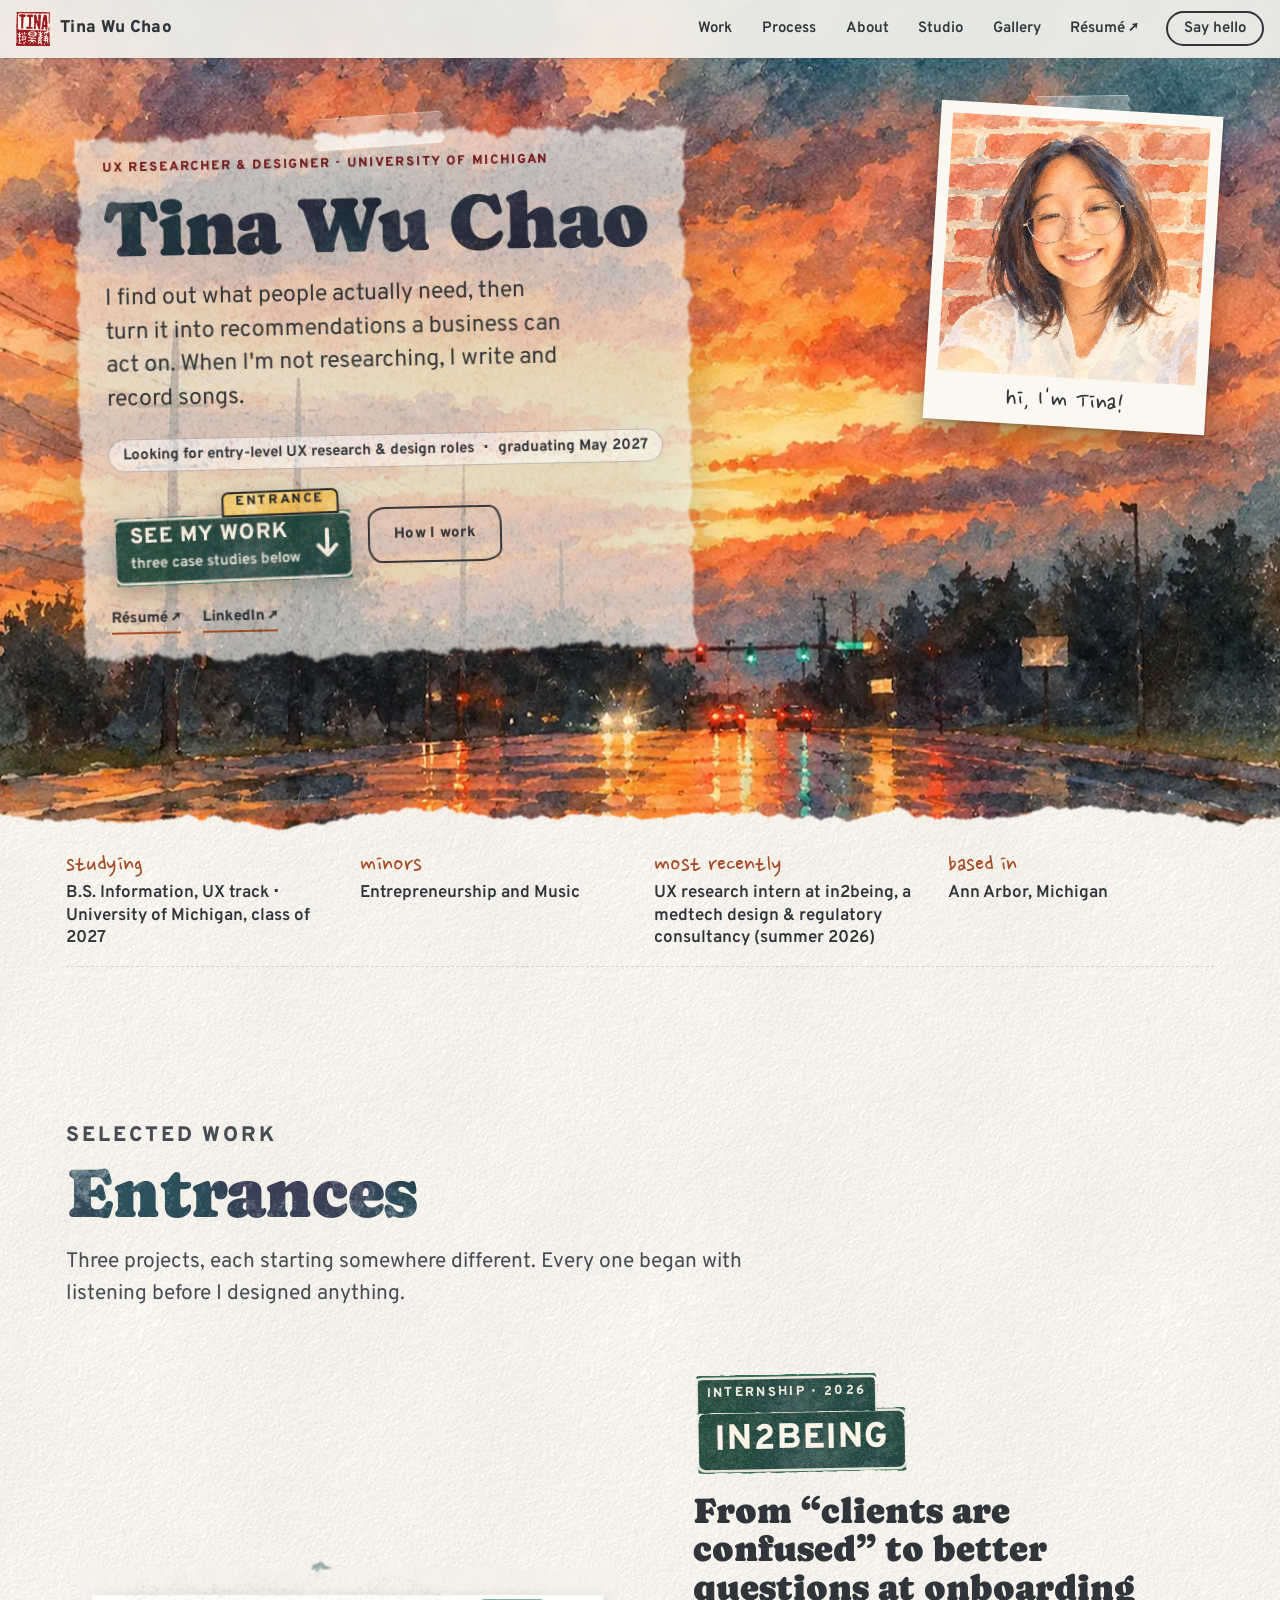
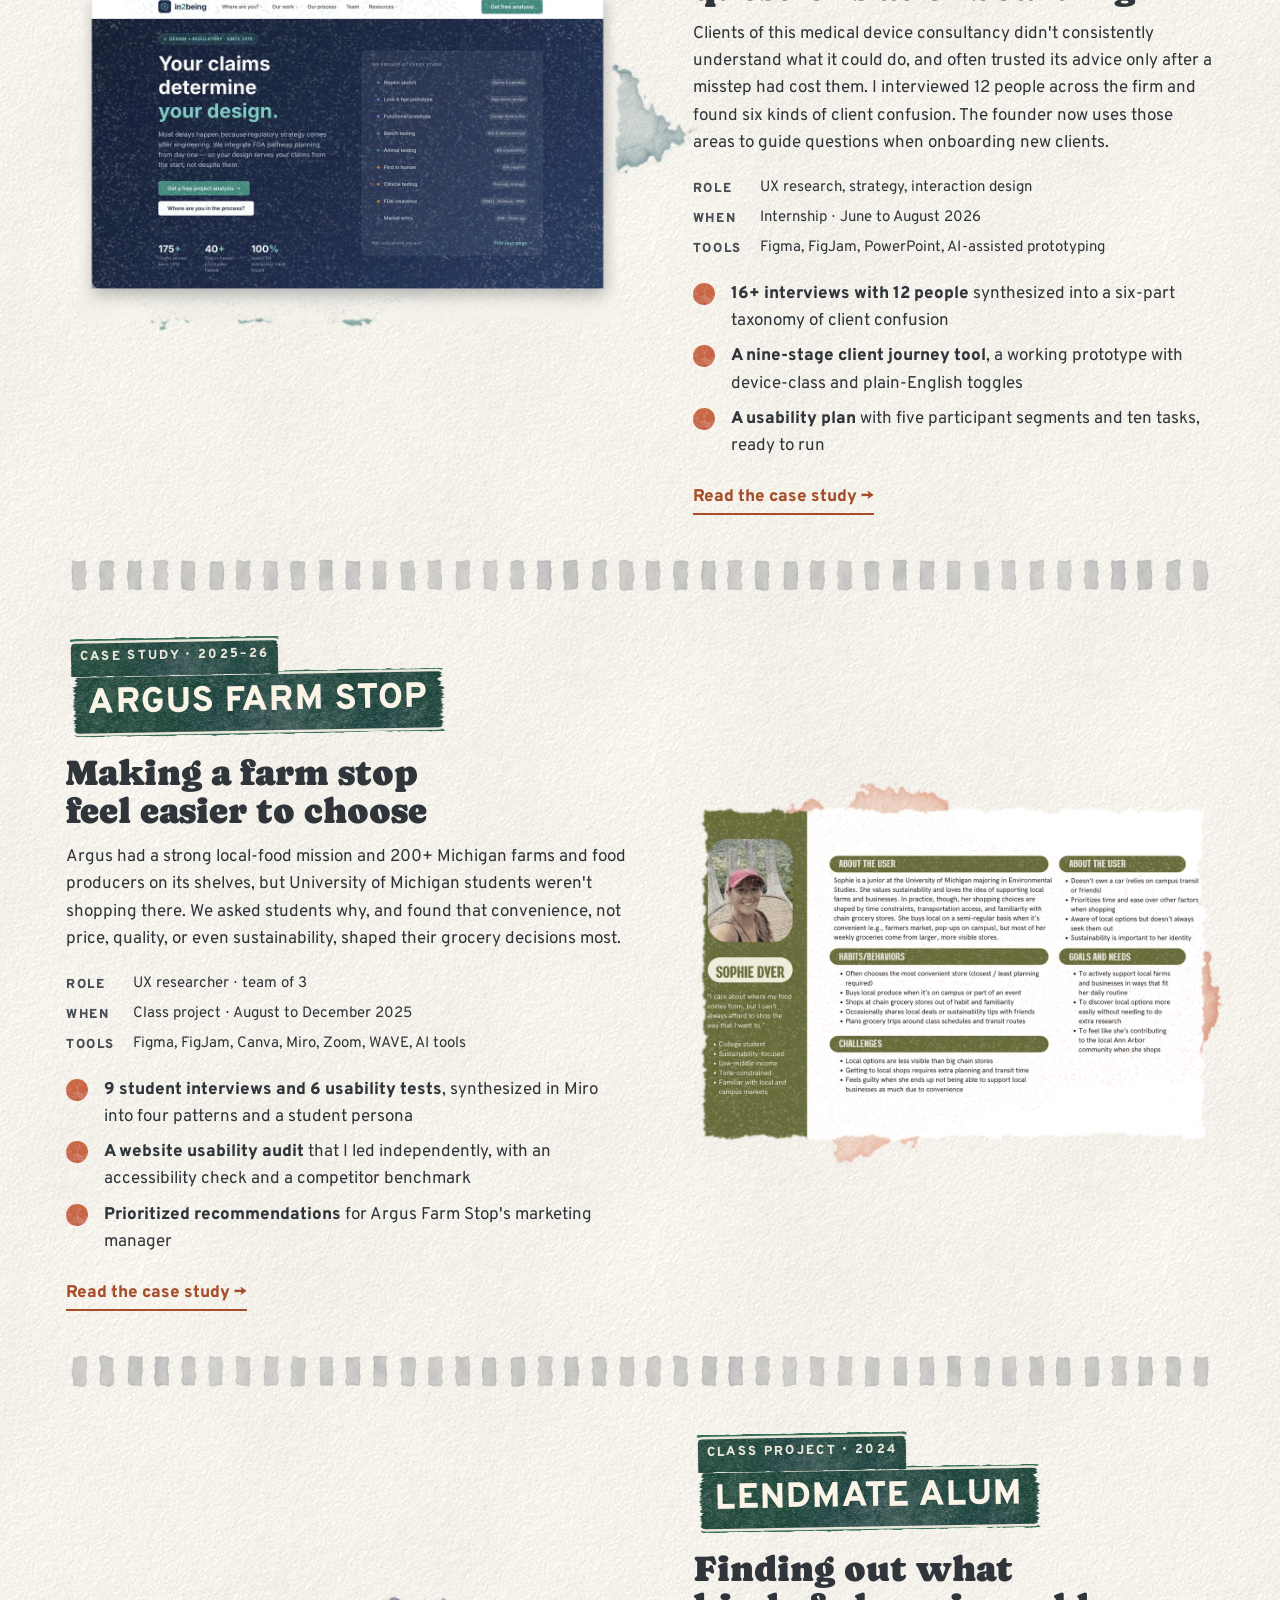
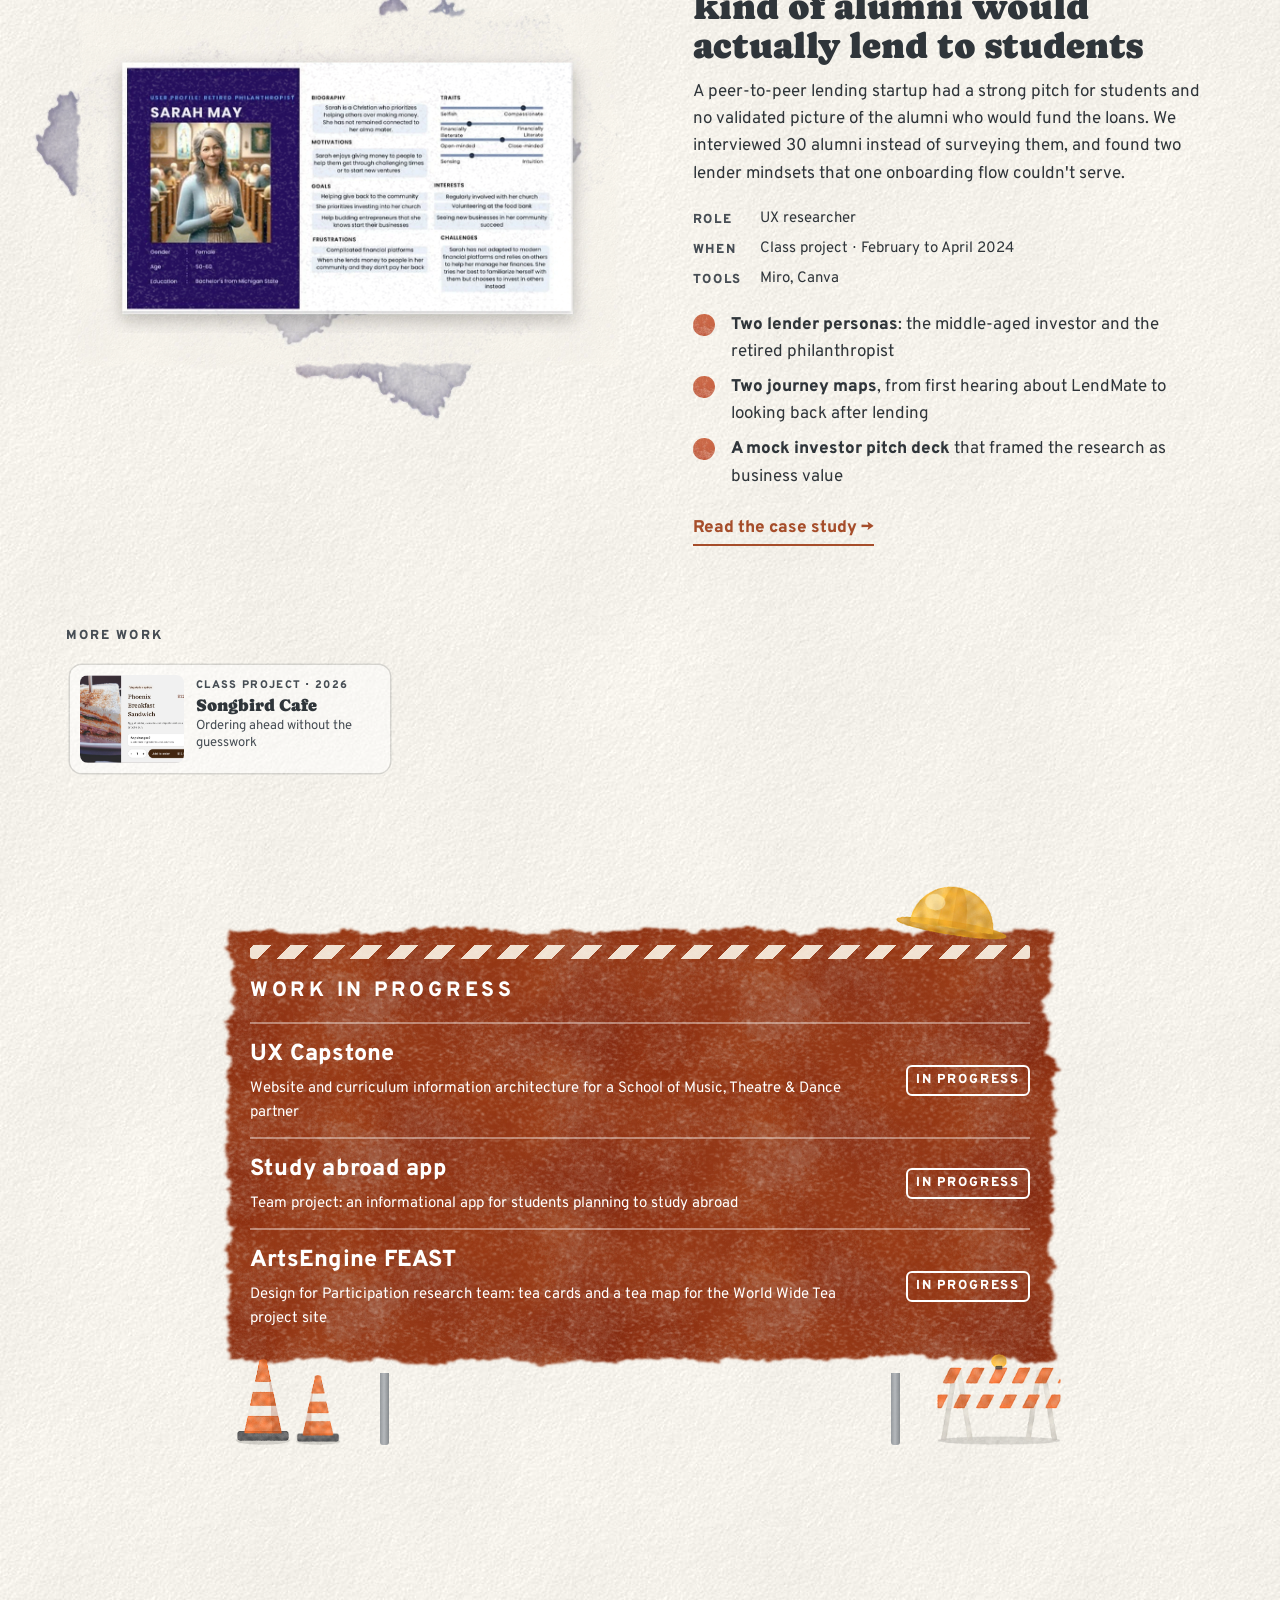
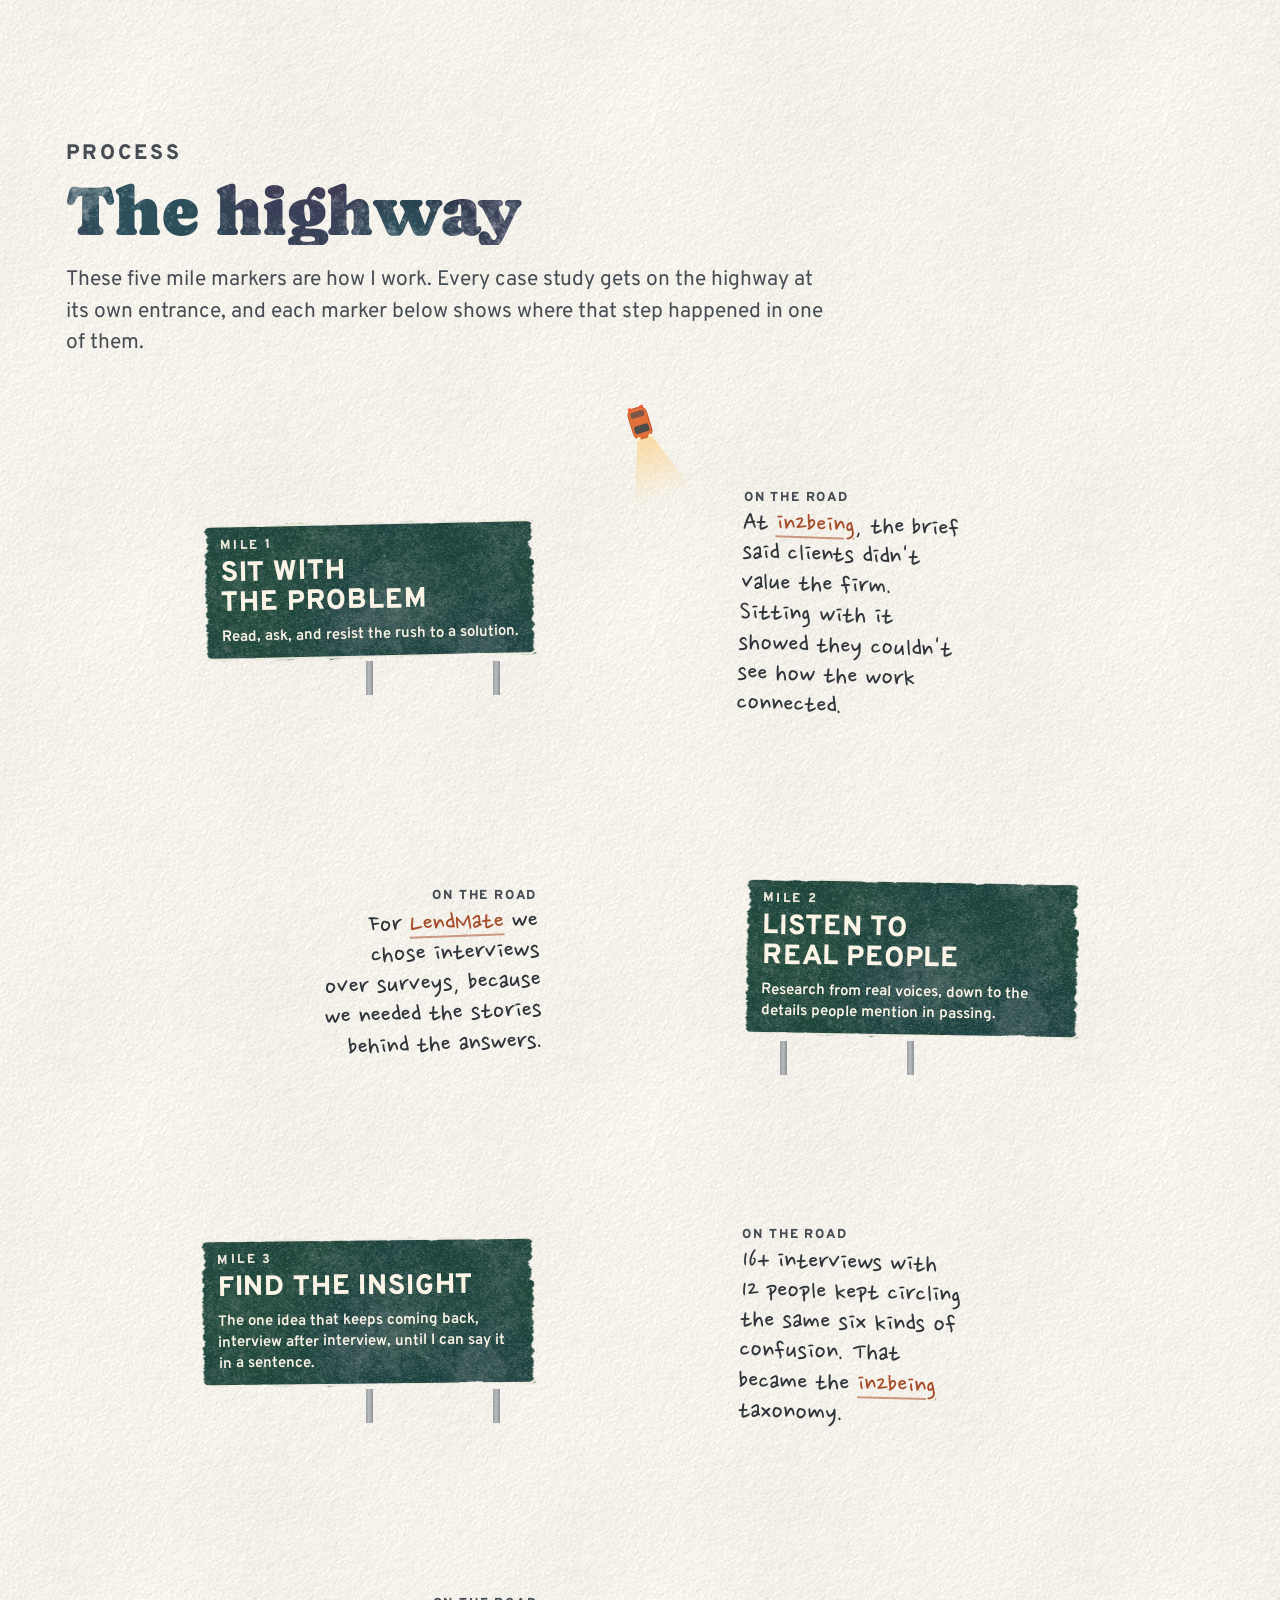
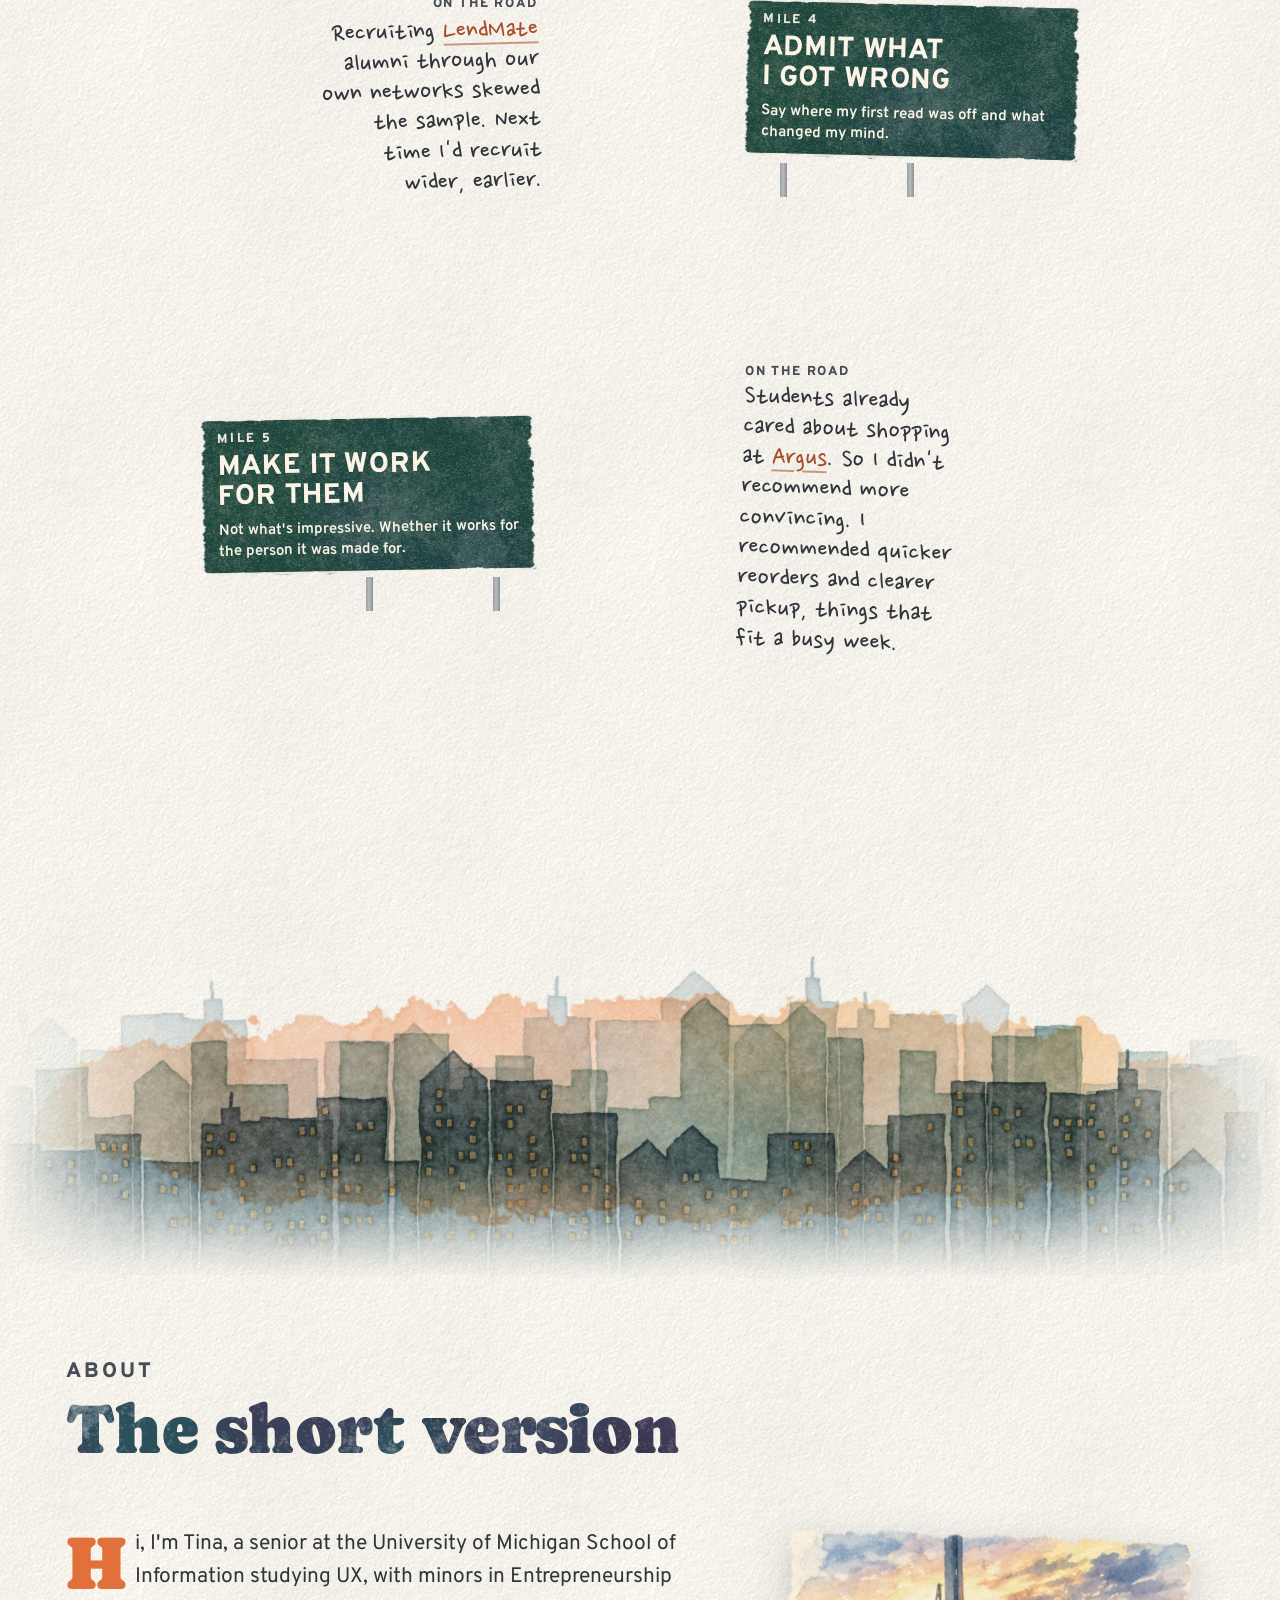
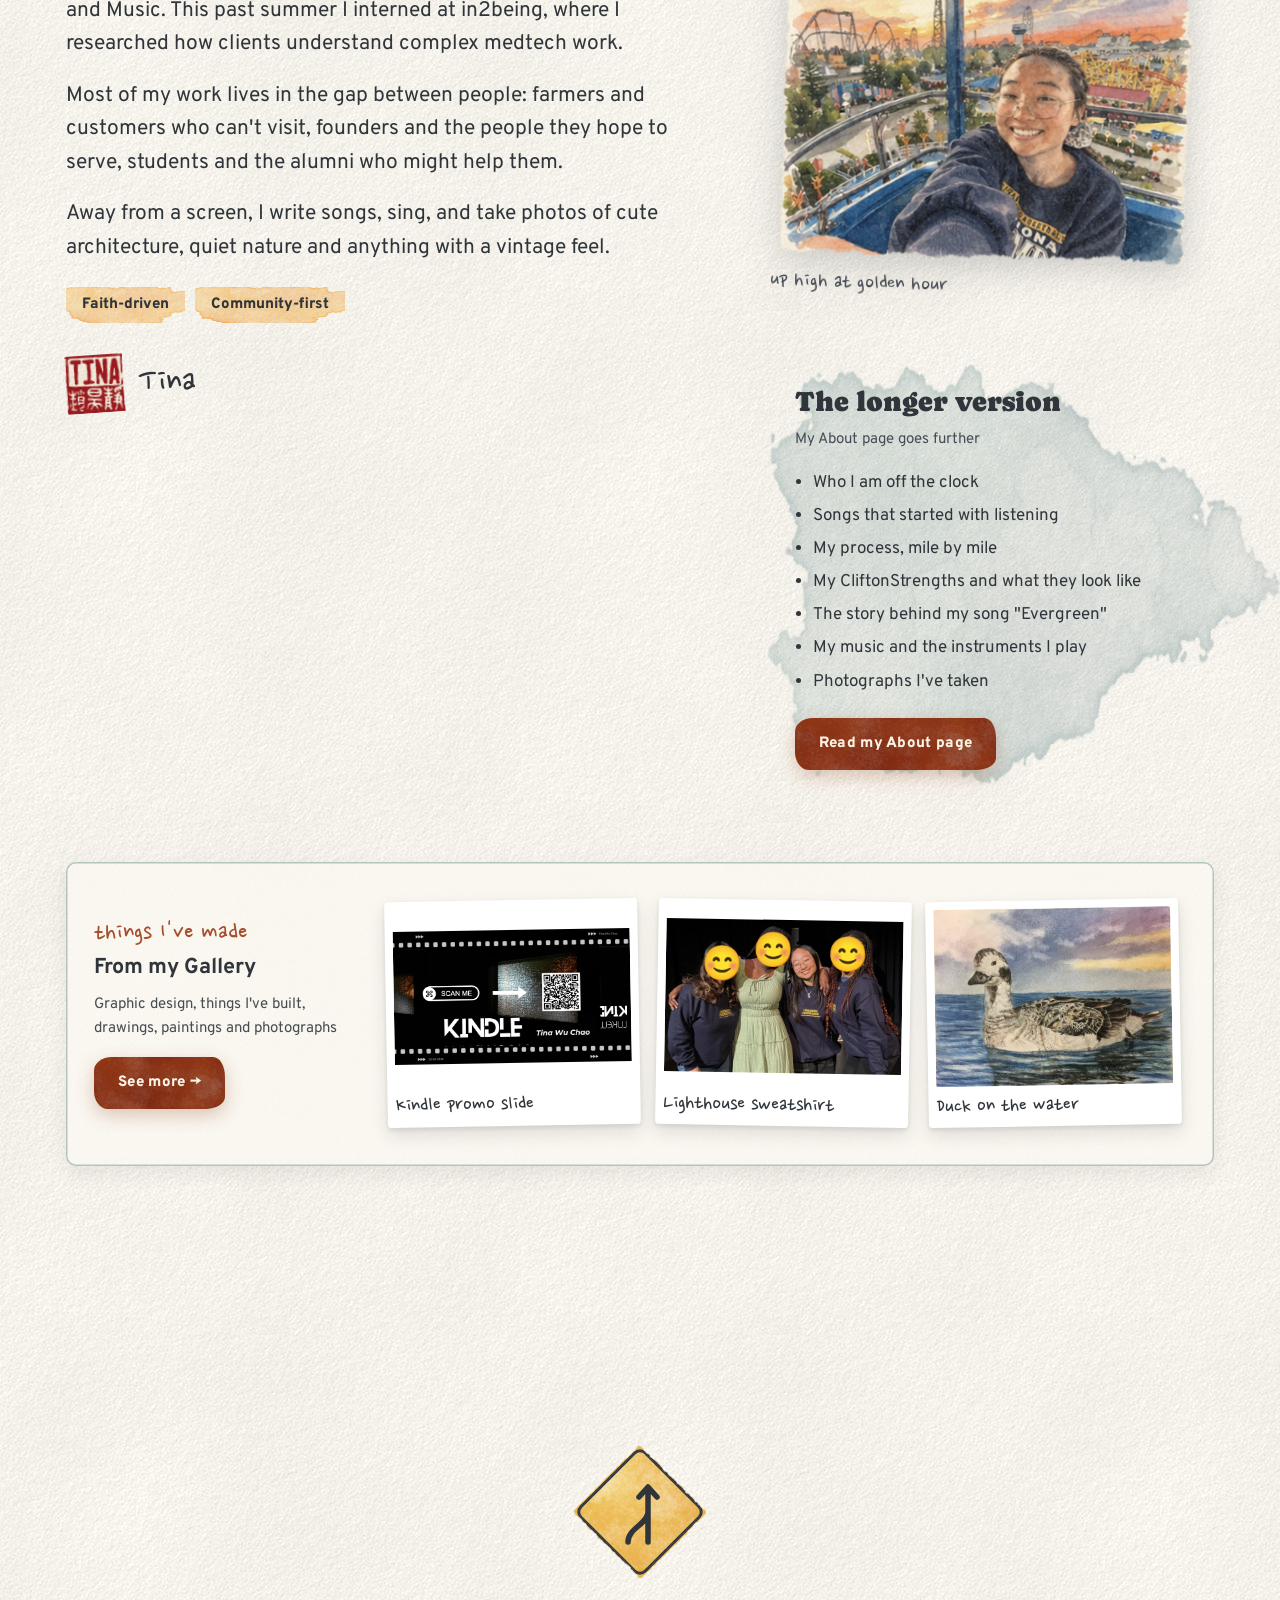
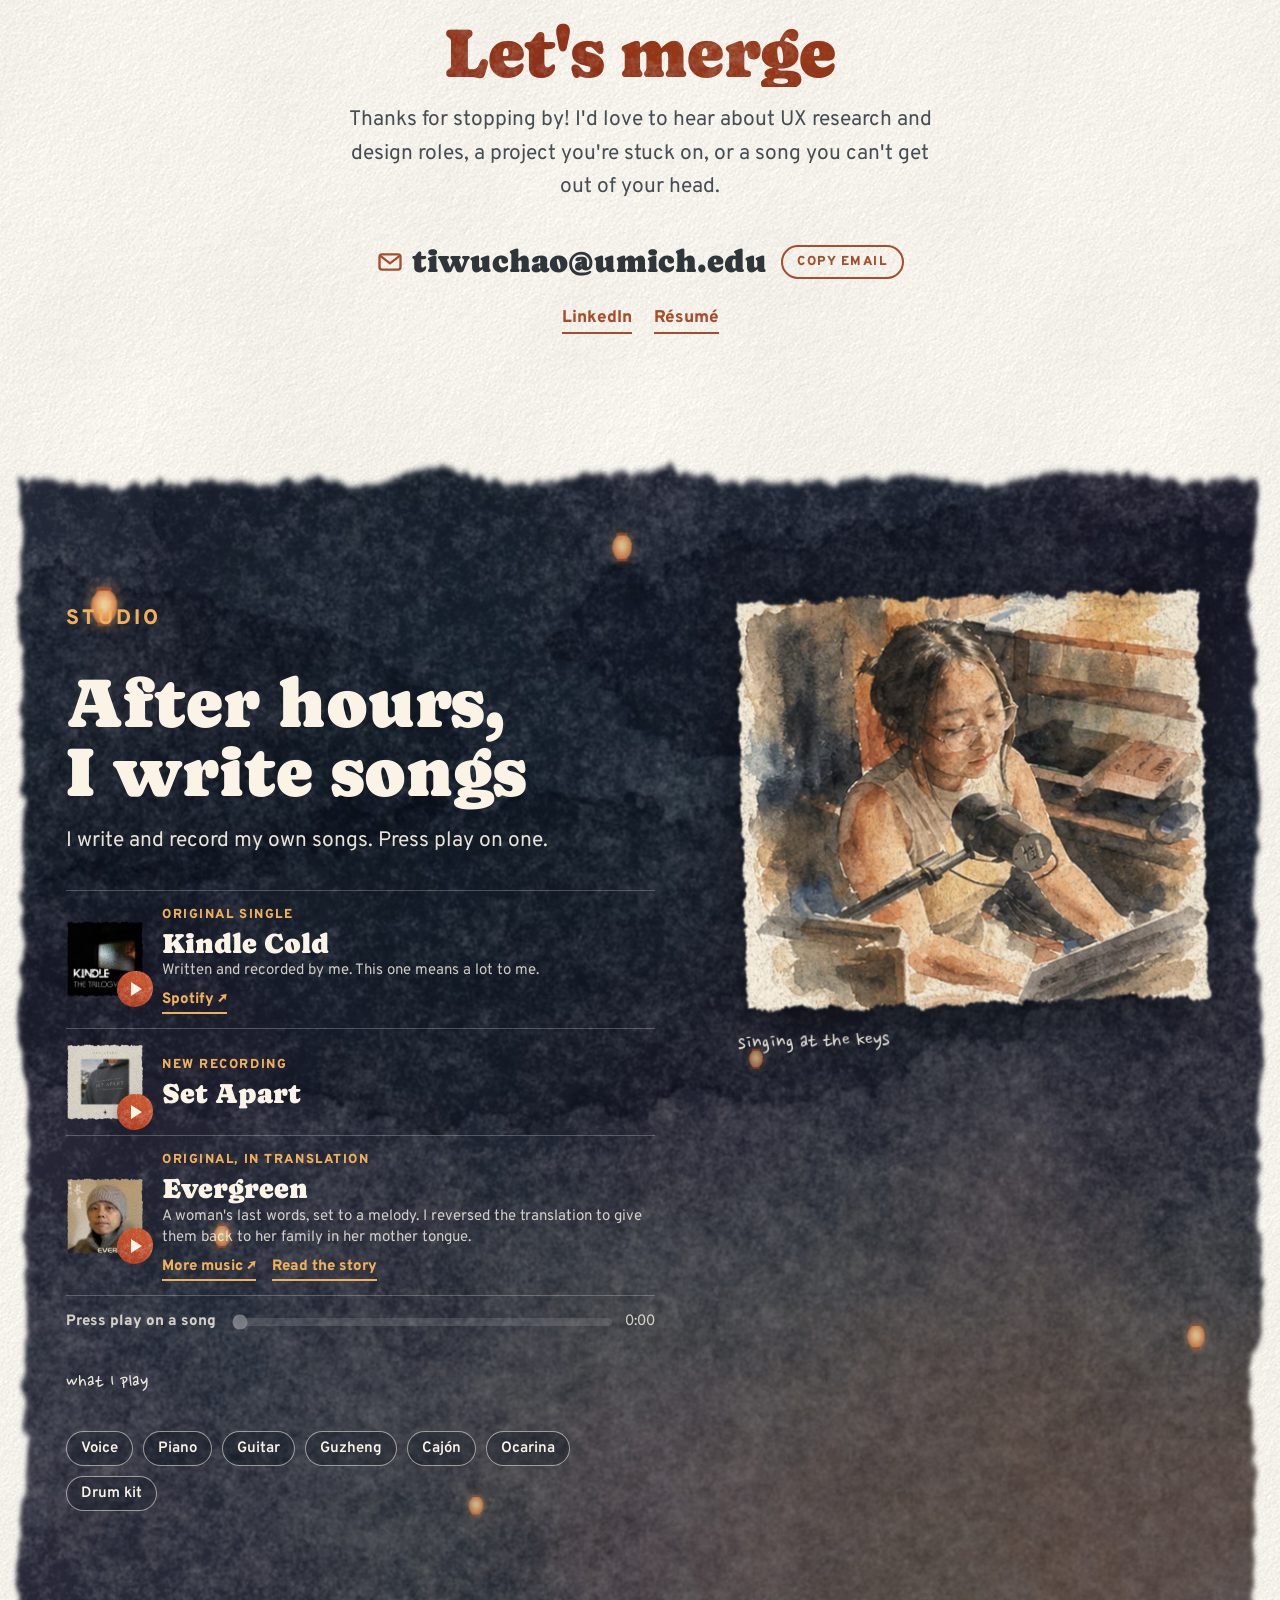
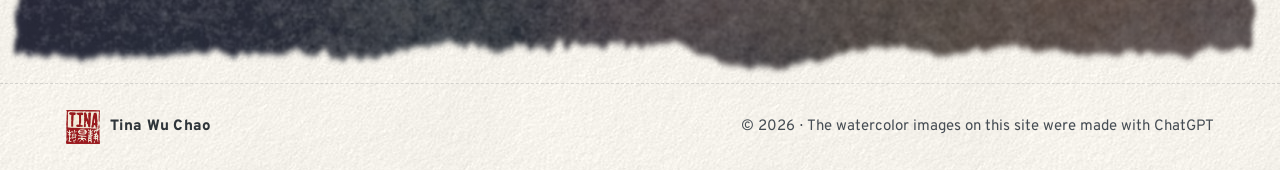
<file: index.html>
<!doctype html>
<html lang="en">
<head>
<meta charset="utf-8">
<meta name="viewport" content="width=device-width, initial-scale=1, viewport-fit=cover">
<title>Tina Wu Chao · UX Researcher &amp; Designer</title>
<link rel="icon" href="favicon.ico?v=3" sizes="any">
<link rel="icon" type="image/png" sizes="32x32" href="images/icons/favicon-32.png?v=3">
<link rel="icon" type="image/png" sizes="16x16" href="images/icons/favicon-16.png?v=3">
<link rel="apple-touch-icon" href="images/icons/apple-touch-icon.png?v=3">
<meta name="description" content="Tina Wu Chao, a UX researcher at the University of Michigan. Three case studies, how I work, and the songs I write.">
<meta property="og:type" content="website">
<meta property="og:site_name" content="Tina Wu Chao">
<meta property="og:title" content="Tina Wu Chao · UX Researcher &amp; Designer">
<meta property="og:description" content="Tina Wu Chao, a UX researcher at the University of Michigan. Three case studies, how I work, and the songs I write.">
<meta property="og:url" content="https://tinawuchao.com/">
<meta property="og:image" content="https://tinawuchao.com/images/og/home.jpg">
<meta property="og:image:width" content="1200">
<meta property="og:image:height" content="630">
<meta property="og:image:alt" content="Watercolor painting of a rain-slick road at sunset">
<meta name="twitter:card" content="summary_large_image">
<script>/* links to the old one-page site (#argus, #about-me...) open the new page */
(function () { var m = {"about-me":"about.html","ar1":"argus.html#ar1","ar2":"argus.html#ar2","ar3":"argus.html#ar3","ar4":"argus.html#ar4","ar5":"argus.html#ar5","ar6":"argus.html#ar6","arRecs":"argus.html#arRecs","argus":"argus.html","argusRoleTitle":"argus.html#argusRoleTitle","discLabel":"about.html#discLabel","evergreenTitle":"about.html#evergreenTitle","fourth-soil":"fourth-soil.html","fs1":"fourth-soil.html#fs1","fs2":"fourth-soil.html#fs2","fs3":"fourth-soil.html#fs3","fs4":"fourth-soil.html#fs4","fs5":"fourth-soil.html#fs5","fs6":"fourth-soil.html#fs6","giftsTitle":"about.html#giftsTitle","in2being":"in2being.html","lendmate":"lendmate.html","lm1":"lendmate.html#lm1","lm2":"lendmate.html#lm2","lm3":"lendmate.html#lm3","lm4":"lendmate.html#lm4","lm5":"lendmate.html#lm5","m1":"in2being.html#m1","m2":"in2being.html#m2","m3":"in2being.html#m3","m4":"in2being.html#m4","m5":"in2being.html#m5","out":"in2being.html#out","peopleTitle":"about.html#peopleTitle","photographs":"about.html#photographs","photosTitle":"about.html#photosTitle","recs":"in2being.html#recs","roleTitle":"in2being.html#roleTitle","sb1":"songbird.html#sb1","sb2":"songbird.html#sb2","sb3":"songbird.html#sb3","sb4":"songbird.html#sb4","sb5":"songbird.html#sb5","sbHand":"songbird.html#sbHand","sbIter":"songbird.html#sbIter","sbOut":"songbird.html#sbOut","seekAbout":"about.html#seekAbout","songbird":"songbird.html","tonearm":"about.html#tonearm","ttPlay":"about.html#ttPlay","turntable":"about.html#turntable"}, pre = {"about-me-":"about.html","in2being-":"in2being.html","songbird-":"songbird.html","argus-":"argus.html","fourth-soil-":"fourth-soil.html","lendmate-":"lendmate.html"}, h = decodeURIComponent(location.hash.slice(1)), to = m[h];
  if (!to) for (var k in pre) if (h.indexOf(k) === 0) { to = pre[k] + "#" + h; break; }
  if (to) location.replace(to); })();
</script>
<link rel="preconnect" href="https://fonts.googleapis.com">
<link rel="preconnect" href="https://fonts.gstatic.com" crossorigin>
<link rel="stylesheet" href="https://fonts.googleapis.com/css2?family=Caprasimo&family=Nanum+Pen+Script&family=Overpass:ital,wght@0,400;0,600;0,800;1,400&display=swap">
<link rel="stylesheet" href="css/site.css?v=20261111e">
<style>.tt-sticker { filter: url(#sticker-cut); }</style>
</head>
<body>
<svg width="0" height="0" style="position:absolute" aria-hidden="true">
  <defs>
    <filter id="wc-road" filterUnits="userSpaceOnUse" x="-10%" y="-2%" width="120%" height="104%" color-interpolation-filters="sRGB">
      <feTurbulence type="fractalNoise" baseFrequency="0.028" numOctaves="2" seed="4" result="warp"/>
      <feDisplacementMap in="SourceGraphic" in2="warp" scale="10" xChannelSelector="R" yChannelSelector="G" result="wet"/>
      <feTurbulence type="fractalNoise" baseFrequency="0.85" numOctaves="2" seed="9" result="grain"/>
      <feColorMatrix in="grain" type="matrix" values="0 0 0 0 0  0 0 0 0 0  0 0 0 0 0  0 0 0 -1.1 1.25" result="grainA"/>
      <feComposite in="wet" in2="grainA" operator="in" result="mottled"/>
      <feGaussianBlur in="mottled" stdDeviation=".5"/>
    </filter>
    <filter id="sticker-cut" x="-20%" y="-25%" width="140%" height="150%" color-interpolation-filters="sRGB">
      <feMorphology in="SourceAlpha" operator="dilate" radius="20" result="grown"/>
      <feGaussianBlur in="grown" stdDeviation="8" result="soft"/>
      <feComponentTransfer in="soft" result="cut"><feFuncA type="linear" slope="4" intercept="-1.6"/></feComponentTransfer>
      <feGaussianBlur in="cut" stdDeviation="7" result="blurred"/>
      <feOffset in="blurred" dx="3" dy="9" result="drop"/>
      <feFlood flood-color="#2a2018" flood-opacity=".3" result="shc"/>
      <feComposite in="shc" in2="drop" operator="in" result="shadow"/>
      <feFlood flood-color="#fffdf8" result="paper"/>
      <feComposite in="paper" in2="cut" operator="in" result="sticker"/>
      <feMerge><feMergeNode in="shadow"/><feMergeNode in="sticker"/></feMerge>
    </filter>
    <symbol id="arrow-out" viewBox="0 0 16 16"><path d="M5 3h8v8M13 3 3 13" fill="none" stroke="currentColor" stroke-width="2.2" stroke-linecap="round" stroke-linejoin="round"/></symbol>
  </defs>
</svg>

<nav class="nav" id="nav" aria-label="Main">
  <a class="brand" href="#top"><img class="seal" src="images/seal.png" alt="" width="256" height="256"><span>Tina Wu Chao</span></a>
  <button class="menu-btn" id="menuBtn" aria-expanded="false" aria-controls="navLinks">Menu</button>
  <ul class="nav-links" id="navLinks">
    <li><a href="#work">Work</a></li>
    <li><a href="#process">Process</a></li>
    <li><a href="about.html">About</a></li>
    <li><a href="#studio">Studio</a></li>
    <li><a href="gallery.html">Gallery</a></li>
    <li><a href="Tina-Chao-Resume.pdf" target="_blank" rel="noopener">Résumé ↗</a></li>
    <li><a class="hello" href="#contact">Say hello</a></li>
  </ul>
</nav>

<main id="homeView" class="view">
  <header class="hero" id="top">
    <div class="hero-art" id="heroArt">
      <img src="images/hero.webp" srcset="images/hero-900.webp 900w, images/hero-1300.webp 1300w, images/hero.webp 1700w" sizes="100vw" alt="AI watercolor of a rain-slick road at sunset, with power lines, traffic lights and orange sky reflected in the wet pavement." fetchpriority="high">
    </div>
    <canvas class="rain" id="rain" aria-hidden="true"></canvas>
    <div class="wrap hero-copy">
      <div class="hero-card">
        <div class="hero-card-paper">
          <p class="eyebrow">UX researcher &amp; designer<span class="eyebrow-sep"> · </span><span class="eyebrow-school">University of Michigan</span></p>
          <h1><span>Tina Wu Chao</span></h1>
          <p class="lede">I find out what people actually need, then turn it into recommendations a business can act on. When I'm not researching, I write and record songs.</p>
          <p class="hero-status">Looking for entry-level UX research &amp; design roles<span class="status-sep"> · </span><span class="status-grad">graduating May 2027</span></p>
          <div class="actions">
            <a class="hero-sign exit" href="#work">
              <span class="exit-tab" aria-hidden="true">Entrance</span>
              <span class="sign"><span class="exit-text"><span class="big">See my work</span><span class="small">three case studies below</span></span>
                <svg class="exit-arrow" viewBox="0 0 32 40" aria-hidden="true"><path d="M16 3v29M5 22l11 12 11-12" fill="none" stroke="currentColor" stroke-width="5" stroke-linecap="round" stroke-linejoin="round"/></svg></span>
            </a>
            <a class="btn ghost" href="#process">How I work</a>
          </div>
          <p class="hero-links"><a href="Tina-Chao-Resume.pdf" target="_blank" rel="noopener">Résumé ↗</a><a href="https://www.linkedin.com/in/tina-wu-chao/" target="_blank" rel="noopener">LinkedIn ↗</a></p>
        </div>
      </div>
      <figure class="polaroid">
        <img src="images/tina-portrait.webp" alt="AI watercolor portrait of Tina smiling, in glasses and a white lace top, against a red brick wall." width="820" height="820" fetchpriority="high">
        <figcaption>hi, I'm Tina!</figcaption>
      </figure>
    </div>
    <div class="torn" aria-hidden="true"></div>
  </header>

  <section class="glance wrap" aria-label="At a glance">
    <ul>
      <li><span class="hand">studying</span><strong>B.S. Information, UX track · University of Michigan, class of 2027</strong></li>
      <li><span class="hand">minors</span><strong>Entrepreneurship and Music</strong></li>
      <li><span class="hand">most recently</span><strong>UX research intern at in2being, a medtech design &amp; regulatory consultancy (summer 2026)</strong></li>
      <li><span class="hand">based in</span><strong>Ann Arbor, Michigan</strong></li>
    </ul>
  </section>

  <!-- WORK -->
  <section class="section" id="work">
    <div class="wrap">
      <div class="section-head">
        <p class="eyebrow">Selected work</p>
        <h2 class="painted-type">Entrances</h2>
        <p>Three projects, each starting somewhere different. Every one began with listening before I designed anything.</p>
      </div>

      <div class="entries">
        <article class="entry" id="work-in2being" data-toc="in2being">
          <a class="entry-art" href="in2being.html" aria-label="Open the in2being case study">
            <img class="wash" src="images/wash-teal.webp" alt="" aria-hidden="true" loading="lazy">
            <figure class="frame"><img src="images/work-in2being-v2.webp" alt="in2being homepage concept: 'Your claims determine your design,' beside the nine stages in2being engages at." loading="lazy" width="1200" height="800"></figure>
          </a>
          <div class="entry-body">
            <div class="entry-sign">
              <span class="sign tab"><span class="tabtext">Internship · 2026</span></span>
              <span class="sign"><span class="big">in2being</span></span>
            </div>
            <h3>From “clients are confused” to better questions at onboarding</h3>
            <p>Clients of this medical device consultancy didn't consistently understand what it could do, and often trusted its advice only after a misstep had cost them. I interviewed 12 people across the firm and found six kinds of client confusion. The founder now uses those areas to guide questions when onboarding new clients.</p>
            <dl class="facts">
              <dt>Role</dt><dd>UX research, strategy, interaction design</dd>
              <dt>When</dt><dd>Internship · June to August 2026</dd>
              <dt>Tools</dt><dd>Figma, FigJam, PowerPoint, AI-assisted prototyping</dd>
            </dl>
            <ul class="markers">
              <li><span><b>16+ interviews with 12 people</b> synthesized into a six-part taxonomy of client confusion</span></li>
              <li><span><b>A nine-stage client journey tool</b>, a working prototype with device-class and plain-English toggles</span></li>
              <li><span><b>A usability plan</b> with five participant segments and ten tasks, ready to run</span></li>
            </ul>
            <a class="read" href="in2being.html">Read the case study →</a>
          </div>
        </article>

        <article class="entry" id="work-argus" data-toc="Argus Farm Stop">
          <a class="entry-art" href="argus.html" aria-label="Open the Argus Farm Stop case study">
            <img class="wash" src="images/wash-rose.webp" alt="" aria-hidden="true" loading="lazy">
            <figure class="frame"><img src="images/argus-card-persona.webp" alt="Persona card for Sophie Dyer, a University of Michigan junior studying Environmental Studies who doesn't own a car, shops wherever is most convenient, and wants to support local farms in ways that fit her routine." loading="lazy" width="1200" height="800"></figure>
          </a>
          <div class="entry-body">
            <div class="entry-sign">
              <span class="sign tab"><span class="tabtext">Case study · 2025–26</span></span>
              <span class="sign"><span class="big">Argus Farm Stop</span></span>
            </div>
            <h3>Making a farm stop feel easier to choose</h3>
            <p>Argus had a strong local-food mission and 200+ Michigan farms and food producers on its shelves, but University of Michigan students weren't shopping there. We asked students why, and found that convenience, not price, quality, or even sustainability, shaped their grocery decisions most.</p>
            <dl class="facts">
              <dt>Role</dt><dd>UX researcher · team of 3</dd>
              <dt>When</dt><dd>Class project · August to December 2025</dd>
              <dt>Tools</dt><dd>Figma, FigJam, Canva, Miro, Zoom, WAVE, AI tools</dd>
            </dl>
            <ul class="markers">
              <li><span><b>9 student interviews and 6 usability tests</b>, synthesized in Miro into four patterns and a student persona</span></li>
              <li><span><b>A website usability audit</b> that I led independently, with an accessibility check and a competitor benchmark</span></li>
              <li><span><b>Prioritized recommendations</b> for Argus Farm Stop's marketing manager</span></li>
            </ul>
            <a class="read" href="argus.html">Read the case study →</a>
          </div>
        </article>


        <article class="entry" id="work-lendmate" data-toc="LendMate Alum">
          <a class="entry-art" href="lendmate.html" aria-label="Open the LendMate case study">
            <img class="wash" src="images/wash-plum.webp" alt="" aria-hidden="true" loading="lazy">
            <figure class="frame"><img src="images/work-lendmate.webp" alt="Persona of Sarah May, the Retired Philanthropist, with her biography, motivations, goals and frustrations." loading="lazy" width="1200" height="800"></figure>
          </a>
          <div class="entry-body">
            <div class="entry-sign">
              <span class="sign tab"><span class="tabtext">Class project · 2024</span></span>
              <span class="sign"><span class="big">LendMate Alum</span></span>
            </div>
            <h3>Finding out what kind of alumni would actually lend to students</h3>
            <p>A peer-to-peer lending startup had a strong pitch for students and no validated picture of the alumni who would fund the loans. We interviewed 30 alumni instead of surveying them, and found two lender mindsets that one onboarding flow couldn't serve.</p>
            <dl class="facts">
              <dt>Role</dt><dd>UX researcher</dd>
              <dt>When</dt><dd>Class project · February to April 2024</dd>
              <dt>Tools</dt><dd>Miro, Canva</dd>
            </dl>
            <ul class="markers">
              <li><span><b>Two lender personas</b>: the middle-aged investor and the retired philanthropist</span></li>
              <li><span><b>Two journey maps</b>, from first hearing about LendMate to looking back after lending</span></li>
              <li><span><b>A mock investor pitch deck</b> that framed the research as business value</span></li>
            </ul>
            <a class="read" href="lendmate.html">Read the case study →</a>
          </div>
        </article>

      </div>

      <section class="more-work" id="more-work" data-toc="More work" aria-labelledby="moreTitle">
        <h3 class="more-head" id="moreTitle">More work</h3>
        <ul class="more-row" role="list">
          <li><a class="more-tile" href="songbird.html">
            <img src="images/sb-card.webp" alt="" width="808" height="539" loading="lazy">
            <span class="more-meta">Class project · 2026</span>
            <strong>Songbird Cafe</strong>
            <span class="more-sub">Ordering ahead without the guesswork</span>
          </a></li>
        </ul>
      </section>

      <div class="upcoming">
        <div class="zone">
          <img class="wz-hat" src="images/zone-hardhat.webp" alt="" width="300" height="131" loading="lazy" decoding="async">
          <div class="sign big-sign construction">
            <span class="barricade" aria-hidden="true"></span>
            <h3>Work in progress</h3>
            <ul>
              <li><strong>UX Capstone</strong><span>Website and curriculum information architecture for a School of Music, Theatre &amp; Dance partner</span><em>In progress</em></li>
              <li><strong>Study abroad app</strong><span>Team project: an informational app for students planning to study abroad</span><em>In progress</em></li>
              <li><strong>ArtsEngine FEAST</strong><span>Design for Participation research team: tea cards and a tea map for the World Wide Tea project site</span><em>In progress</em></li>
            </ul>
          </div>
          <div class="posts" aria-hidden="true"></div>
          <img class="wz-cone wz-cone-1" src="images/zone-cone.webp" alt="" width="213" height="340" loading="lazy" decoding="async">
          <img class="wz-cone wz-cone-2" src="images/zone-cone.webp" alt="" width="213" height="340" loading="lazy" decoding="async">
          <img class="wz-barricade" src="images/zone-barricade.webp" alt="" width="353" height="260" loading="lazy" decoding="async">
        </div>
      </div>
    </div>
  </section>

  <!-- PROCESS -->
  <section class="section highway" id="process" data-toc="My process">
    <div class="wrap">
      <div class="section-head">
        <p class="eyebrow">Process</p>
        <h2 class="painted-type">The highway</h2>
        <p>These five mile markers are how I work. Every case study gets on the highway at its own entrance, and each marker below shows where that step happened in one of them.</p>
      </div>
    </div>
    <div class="wrap road-wrap" id="roadWrap">
      <svg id="roadSvg" aria-hidden="true">
        <g filter="url(#wc-road)">
          <path id="roadShoulder" fill="none" stroke="#9fb0b6" stroke-opacity=".35" stroke-linecap="round"/>
          <path id="roadAsphalt" fill="none" stroke="#5d6e78" stroke-opacity=".6" stroke-linecap="round"/>
          <path id="roadGlow" fill="none" stroke="#e98a4e" stroke-opacity=".22" stroke-linecap="round"/>
          <path id="roadDash" fill="none" stroke="#f3b65f" stroke-opacity=".95" stroke-linecap="butt" stroke-dasharray="20 18"/>
        </g>
      </svg>
      <svg id="carSvg" aria-hidden="true">
        <defs>
          <linearGradient id="beam" x1="0" x2="1"><stop offset="0" stop-color="#fbd38a" stop-opacity=".75"/><stop offset="1" stop-color="#fbd38a" stop-opacity="0"/></linearGradient>
        </defs>
        <g id="car">
          <path d="M14 -7 L78 -30 L78 30 L14 7 Z" fill="url(#beam)"/>
          <rect x="-16" y="-10" width="32" height="20" rx="7" fill="#c75a2c"/>
          <rect x="-15" y="-9" width="30" height="18" rx="6" fill="#e2703a"/>
          <rect x="2" y="-7.5" width="8" height="15" rx="2.5" fill="#33454f" opacity=".85"/>
          <rect x="-12" y="-7" width="6" height="14" rx="2" fill="#33454f" opacity=".6"/>
          <circle cx="15" cy="-6" r="2" fill="#fff3c9"/><circle cx="15" cy="6" r="2" fill="#fff3c9"/>
          <rect x="-17" y="-8" width="2.5" height="4" rx="1" fill="#ff5a3c"/><rect x="-17" y="4" width="2.5" height="4" rx="1" fill="#ff5a3c"/>
        </g>
      </svg>

      <ol class="stops">
        <li class="stop left" style="--tilt:-1.2deg; --ntilt:2deg">
          <div class="sign-col">
            <div class="sign"><span class="tabtext">Mile 1</span><span class="big">Sit with the problem</span><span class="small">Read, ask, and resist the rush to a solution.</span></div>
            <div class="sign-posts" aria-hidden="true"></div>
          </div>
          <div class="note-col"><p class="note"><small>On the road</small>At <a href="in2being.html"><b>in2being</b></a>, the brief said clients didn't value the firm. Sitting with it showed they couldn't see how the work connected.</p></div>
        </li>
        <li class="stop right" style="--tilt:1deg; --ntilt:-2deg">
          <div class="sign-col">
            <div class="sign"><span class="tabtext">Mile 2</span><span class="big">Listen to real people</span><span class="small">Research from real voices, down to the details people mention in passing.</span></div>
            <div class="sign-posts" aria-hidden="true"></div>
          </div>
          <div class="note-col"><p class="note"><small>On the road</small>For <a href="lendmate.html"><b>LendMate</b></a> we chose interviews over surveys, because we needed the stories behind the answers.</p></div>
        </li>
        <li class="stop left" style="--tilt:-.6deg; --ntilt:1.5deg">
          <div class="sign-col">
            <div class="sign"><span class="tabtext">Mile 3</span><span class="big">Find the insight</span><span class="small">The one idea that keeps coming back, interview after interview, until I can say it in a sentence.</span></div>
            <div class="sign-posts" aria-hidden="true"></div>
          </div>
          <div class="note-col"><p class="note"><small>On the road</small>16+ interviews with 12 people kept circling the same six kinds of confusion. That became the <a href="in2being.html"><b>in2being</b></a> taxonomy.</p></div>
        </li>
        <li class="stop right" style="--tilt:1.4deg; --ntilt:-1.5deg">
          <div class="sign-col">
            <div class="sign"><span class="tabtext">Mile 4</span><span class="big">Admit what I got wrong</span><span class="small">Say where my first read was off and what changed my mind.</span></div>
            <div class="sign-posts" aria-hidden="true"></div>
          </div>
          <div class="note-col"><p class="note"><small>On the road</small>Recruiting <a href="lendmate.html"><b>LendMate</b></a> alumni through our own networks skewed the sample. Next time I'd recruit wider, earlier.</p></div>
        </li>
        <li class="stop left" style="--tilt:-1deg; --ntilt:2deg">
          <div class="sign-col">
            <div class="sign"><span class="tabtext">Mile 5</span><span class="big">Make it work for them</span><span class="small">Not what's impressive. Whether it works for the person it was made for.</span></div>
            <div class="sign-posts" aria-hidden="true"></div>
          </div>
          <div class="note-col"><p class="note"><small>On the road</small>Students already cared about shopping at <a href="argus.html"><b>Argus</b></a>. So I didn't recommend more convincing. I recommended quicker reorders and clearer pickup, things that fit a busy week.</p></div>
        </li>
      </ol>
    </div>
  </section>


  <!-- ABOUT -->
  <section class="section about" id="about" data-toc="About me">
    <div class="cityscape">
      <img class="skyline" src="images/skyline.webp" alt="Watercolor city skyline at dusk with a few lit windows under an orange band of sky." loading="lazy">
    </div>
    <div class="wrap">
      <div class="section-head">
        <p class="eyebrow">About</p>
        <h2 class="painted-type">The short version</h2>
      </div>
      <div class="about-grid">
        <div class="about-copy">
          <p>Hi, I'm Tina, a senior at the University of Michigan School of Information studying UX, with minors in Entrepreneurship and Music. This past summer I interned at in2being, where I researched how clients understand complex medtech work.</p>
          <p>Most of my work lives in the gap between people: farmers and customers who can't visit, founders and the people they hope to serve, students and the alumni who might help them.</p>
          <p>Away from a screen, I write songs, sing, and take photos of cute architecture, quiet nature and anything with a vintage feel.</p>
          <ul class="tags"><li>Faith-driven</li><li>Community-first</li></ul>
          <div class="sig"><img class="seal" src="images/seal.png" alt="" width="256" height="256"><span class="hand">Tina</span></div>
        </div>
        <div class="about-side">
        <figure class="print" style="--rot:2deg">
          <img src="images/tina-ferris.webp" alt="AI watercolor of Tina smiling in a selfie high above an amusement park at sunset, with roller coasters behind her." loading="lazy" width="964" height="778">
          <figcaption>up high at golden hour</figcaption>
        </figure>
        <aside class="strengths more-card" aria-label="The longer version">
          <h3>The longer version</h3>
          <p class="sub">My About page goes further</p>
          <ul>
            <li>Who I am off the clock</li>
            <li>Songs that started with listening</li>
            <li>My process, mile by mile</li>
            <li>My CliftonStrengths and what they look like</li>
            <li>The story behind my song "Evergreen"</li>
            <li>My music and the instruments I play</li>
            <li>Photographs I've taken</li>
          </ul>
          <a class="btn" href="about.html">Read my About page</a>
        </aside>
        </div>
      </div>
      <section class="gallery-peek" aria-labelledby="gpTitle">
        <div class="gp-text">
          <p class="hand">things I've made</p>
          <h3 id="gpTitle">From my Gallery</h3>
          <p class="gp-sub">Graphic design, things I've built, drawings, paintings and photographs</p>
        </div>
        <ul class="gp-track" role="list">
          <li><a href="gallery.html#gal-design"><img src="images/gallery/kindle-slide.webp" alt="" width="1400" height="786" loading="lazy"><span>Kindle promo slide</span></a></li>
          <li><a href="gallery.html#gal-design"><img src="images/gallery/lh-group3-e.webp" alt="" width="1200" height="775" loading="lazy"><span>Lighthouse sweatshirt</span></a></li>
          <li><a href="gallery.html#gal-art"><img src="images/gallery/duck.webp" alt="" width="611" height="458" loading="lazy"><span>Duck on the water</span></a></li>
        </ul>
        <a class="btn gp-more" href="gallery.html" aria-label="See more in my Gallery">See more →</a>
      </section>
    </div>
  </section>

  <!-- CONTACT -->
  <section class="section contact" id="contact" data-toc="Say hello">
    <div class="wrap">
      <div class="merge" aria-hidden="true">
        <div class="diamond"></div>
        <svg viewBox="0 0 72 72"><path d="M44 66 V12 M35 21 L44 11 L53 21 M24 66 C24 52 44 48 44 36" fill="none" stroke="#2f353a" stroke-width="5.5" stroke-linecap="round" stroke-linejoin="round"/></svg>
      </div>
      <h2 class="painted-type orange">Let's merge</h2>
      <p>Thanks for stopping by! I'd love to hear about UX research and design roles, a project you're stuck on, or a song you can't get out of your head.</p>
      <div class="email-row">
        <span class="email-wrap"><svg class="email-icon" viewBox="0 0 24 24" aria-hidden="true" focusable="false"><rect x="3" y="5.5" width="18" height="13" rx="2.2"/><path d="M4 7l8 6.2L20 7"/></svg><span class="email" id="emailText">tiwuchao@umich.edu</span></span>
        <button class="copy" id="copyEmail" type="button">Copy email</button>
      </div>
      <div class="links">
        <a href="https://www.linkedin.com/in/tina-wu-chao/" target="_blank" rel="noopener">LinkedIn</a>
        <a href="Tina-Chao-Resume.pdf" target="_blank" rel="noopener">Résumé</a>
      </div>
    </div>
  </section>
  <!-- STUDIO -->
  <section class="studio-panel" id="studio" data-toc="Studio">
    <div class="lanterns" aria-hidden="true">
      <img class="lantern" src="images/lantern.webp" alt="" style="--x:6%; --y:10%; --w:54px; --d:9s">
      <img class="lantern" src="images/lantern.webp" alt="" style="--x:16%; --y:62%; --w:34px; --d:7s; --delay:-2s; --o:.8">
      <img class="lantern" src="images/lantern.webp" alt="" style="--x:47%; --y:6%; --w:40px; --d:10s; --delay:-4s; --o:.85">
      <img class="lantern" src="images/lantern.webp" alt="" style="--x:58%; --y:48%; --w:28px; --d:8s; --delay:-1s; --o:.7">
      <img class="lantern" src="images/lantern.webp" alt="" style="--x:88%; --y:16%; --w:62px; --d:11s; --delay:-3s">
      <img class="lantern" src="images/lantern.webp" alt="" style="--x:92%; --y:70%; --w:36px; --d:9s; --delay:-5s; --o:.8">
      <img class="lantern" src="images/lantern.webp" alt="" style="--x:36%; --y:84%; --w:30px; --d:8.5s; --delay:-6s; --o:.75">
    </div>
    <div class="wrap studio-grid">
      <div class="studio-copy">
        <p class="eyebrow">Studio</p>
        <h2>After hours, I write songs</h2>
        <p>I write and record my own songs. Press play on one.</p>
        <div class="player dark">
          <ol class="trk-list" aria-label="Songs">
            <li class="trk">
              <button class="trk-play" type="button" data-src="audio/kindle-cold-v2.mp3" data-title="Kindle Cold" aria-pressed="false">
                <span class="trk-art"><img src="images/cover-kindle.webp" alt="" width="320" height="320"></span>
                <span class="trk-icon" aria-hidden="true"></span><span class="sr-only">Play Kindle Cold</span>
              </button>
              <div class="trk-meta">
                <span class="kind">Original single</span>
                <strong>Kindle Cold</strong>
                <span class="desc">Written and recorded by me. This one means a lot to me.</span>
                <span class="trk-links"><a class="trk-link" href="https://open.spotify.com/track/2wW6ZtmuFaB01es1yQ02t0" target="_blank" rel="noopener">Spotify ↗</a></span>
              </div>
            </li>
            <li class="trk">
              <button class="trk-play" type="button" data-src="audio/set-apart.mp3" data-title="Set Apart" aria-pressed="false">
                <span class="trk-art"><img src="images/cover-set-apart.webp" alt="" width="320" height="320"></span>
                <span class="trk-icon" aria-hidden="true"></span><span class="sr-only">Play Set Apart</span>
              </button>
              <div class="trk-meta">
                <span class="kind">New recording</span>
                <strong>Set Apart</strong>
              </div>
            </li>
            <li class="trk">
              <button class="trk-play" type="button" data-src="audio/evergreen.mp3" data-title="Evergreen" aria-pressed="false">
                <span class="trk-art"><img src="images/cover-evergreen.webp" alt="" width="320" height="320"></span>
                <span class="trk-icon" aria-hidden="true"></span><span class="sr-only">Play Evergreen</span>
              </button>
              <div class="trk-meta">
                <span class="kind">Original, in translation</span>
                <strong>Evergreen</strong>
                <span class="desc">A woman's last words, set to a melody. I reversed the translation to give them back to her family in her mother tongue.</span>
                <span class="trk-links"><a class="trk-link" href="https://linktr.ee/tiwuchao" target="_blank" rel="noopener">More music ↗</a><a class="trk-link" href="about.html#evergreenTitle">Read the story</a></span>
              </div>
            </li>
          </ol>
          <div class="now" data-now>
            <span class="now-title">Press play on a song</span>
            <input type="range" class="seek" id="seekHome" min="0" max="1000" step="1" value="0" aria-label="Position in the song" disabled>
            <span class="now-time">0:00</span>
          </div>
          <p class="player-msg" role="status"></p>
        </div>
        <p class="label-hand">what I play</p>
        <ul class="instruments">
          <li>Voice</li><li>Piano</li><li>Guitar</li><li>Guzheng</li><li>Cajón</li><li>Ocarina</li><li>Drum kit</li>
        </ul>
      </div>
      <div class="stage-shots collage">
        <figure class="print" style="--rot:-1.5deg">
          <img src="images/tina-keys.webp" alt="AI watercolor of Tina singing into a microphone while playing a keyboard." loading="lazy" width="936" height="838">
          <figcaption>singing at the keys</figcaption>
        </figure>
      </div>
    </div>
  </section>
</main>

<footer>
  <div class="wrap">
    <a class="brand" href="#top"><img class="seal" src="images/seal.png" alt="" width="256" height="256"><span>Tina Wu Chao</span></a>
    <span>© 2026 · The watercolor images on this site were made with ChatGPT</span>
  </div>
</footer>

<script src="js/site.js?v=20261111c"></script>

</body>
</html>
</file>
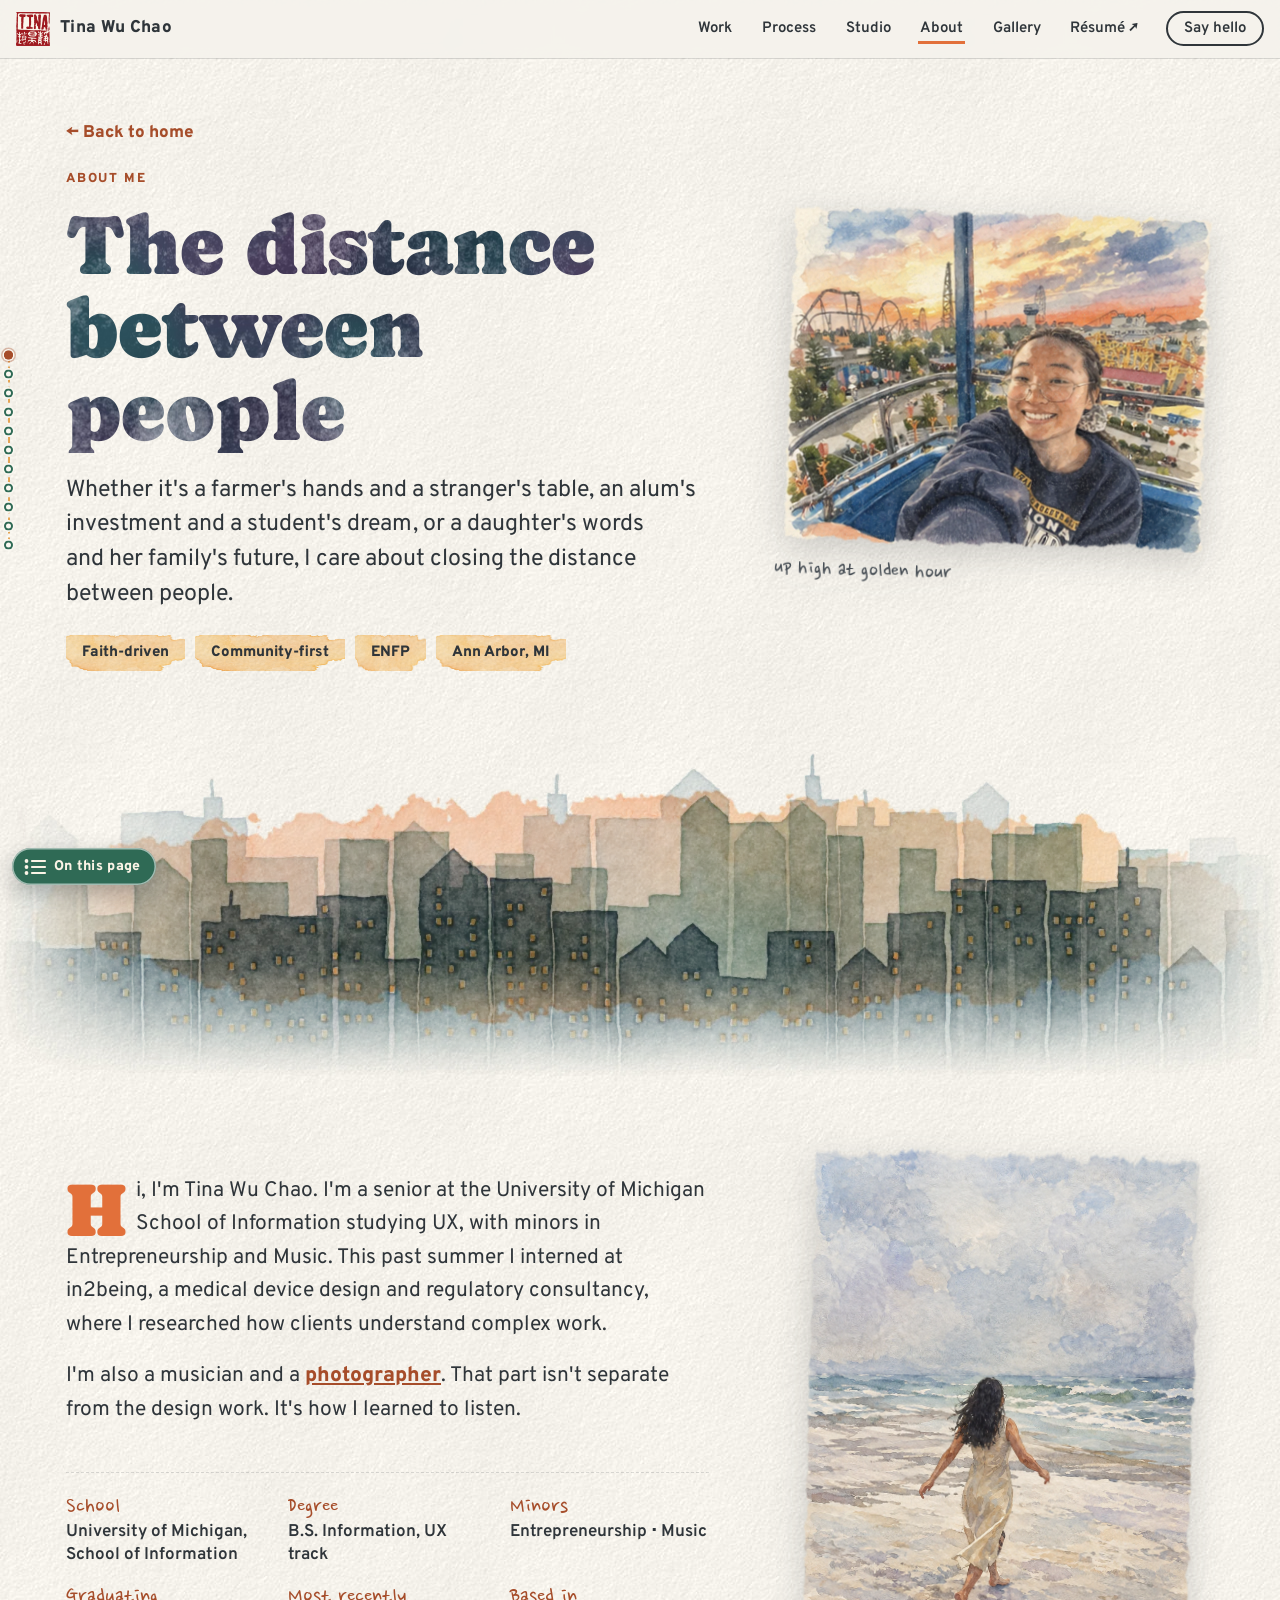
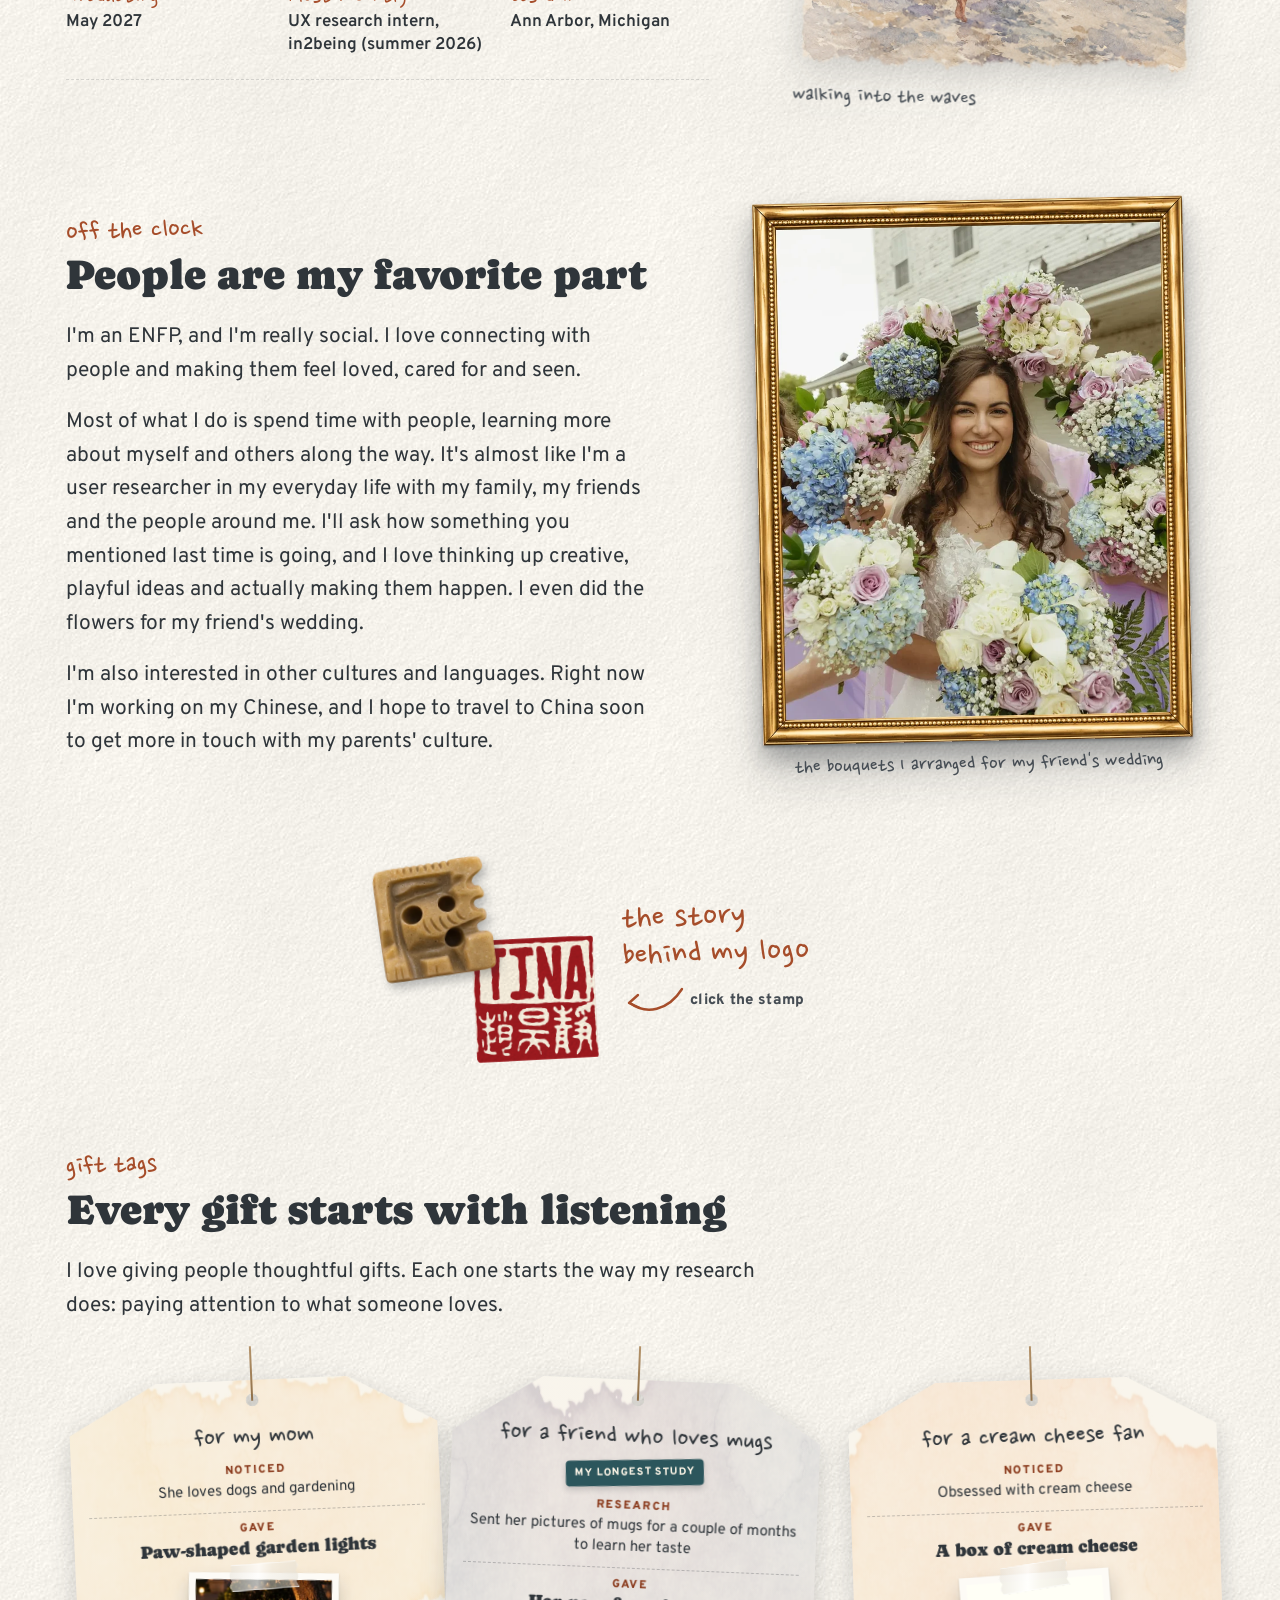
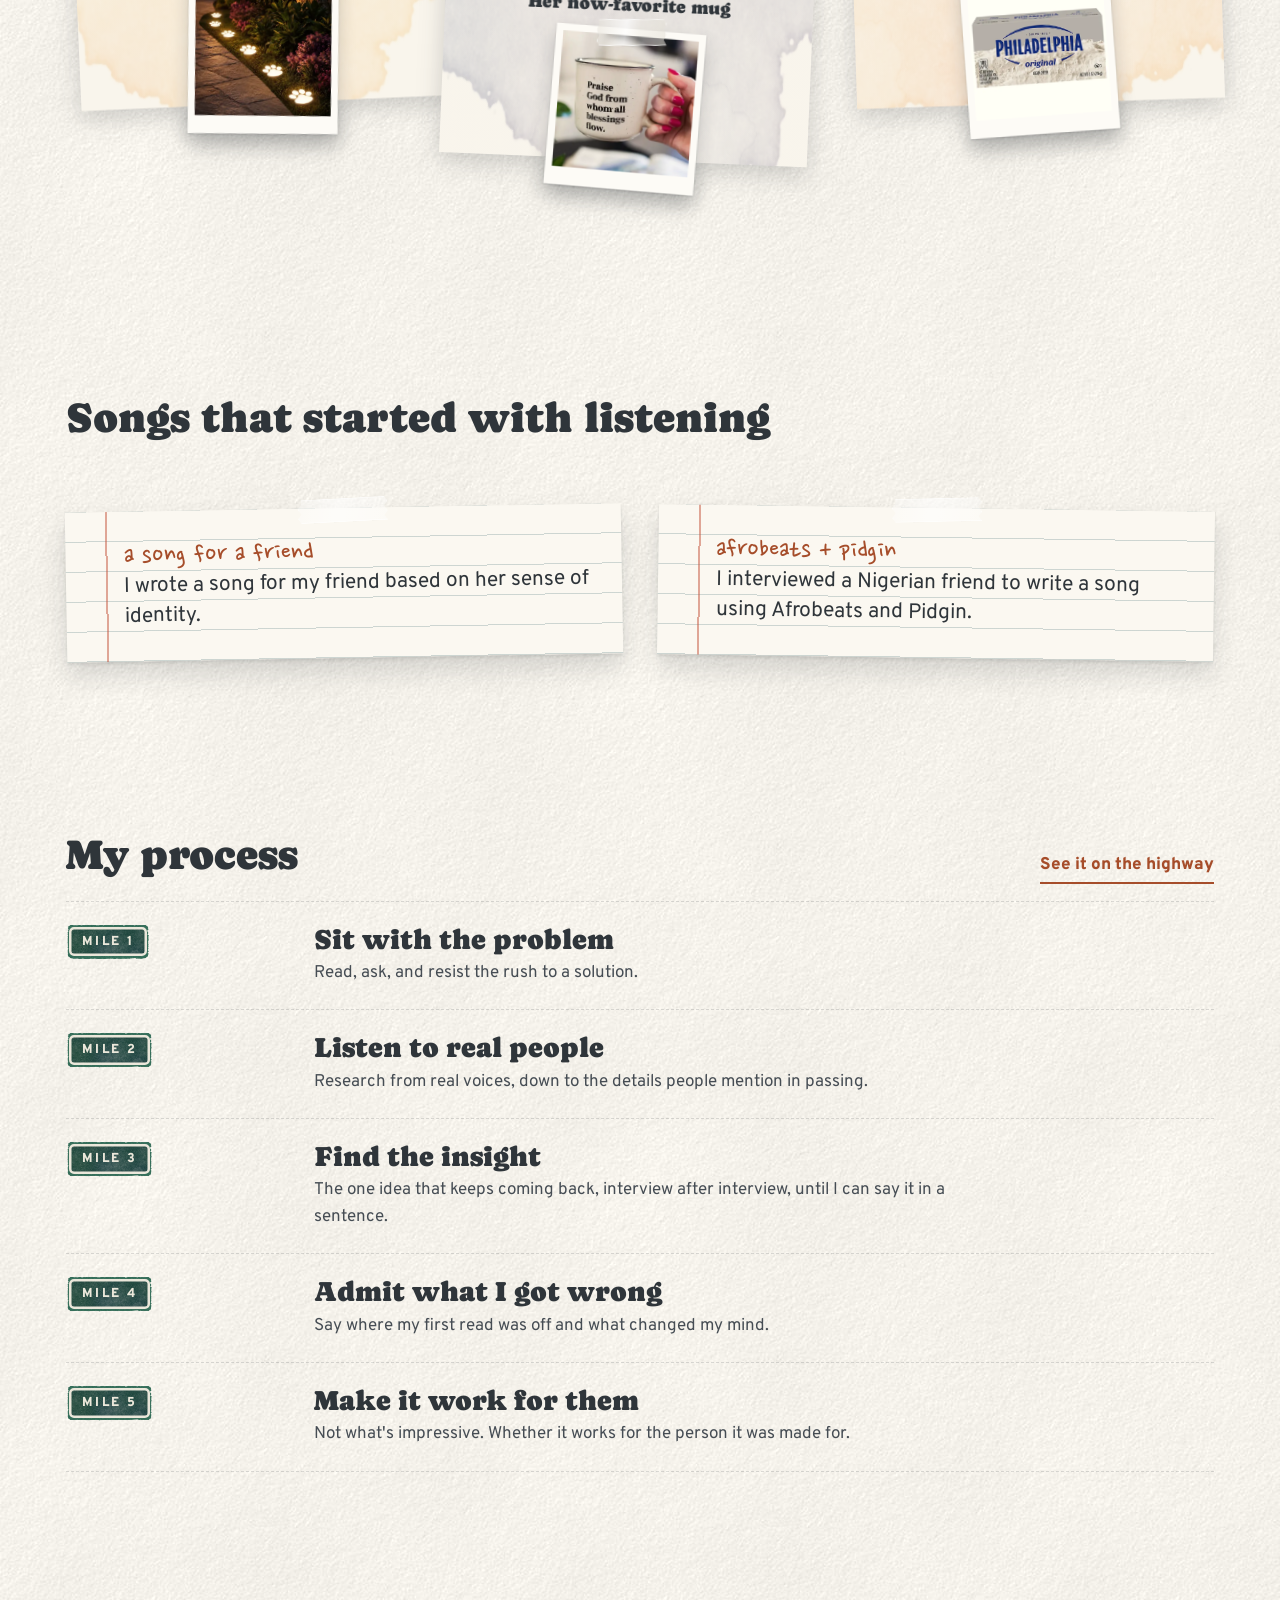
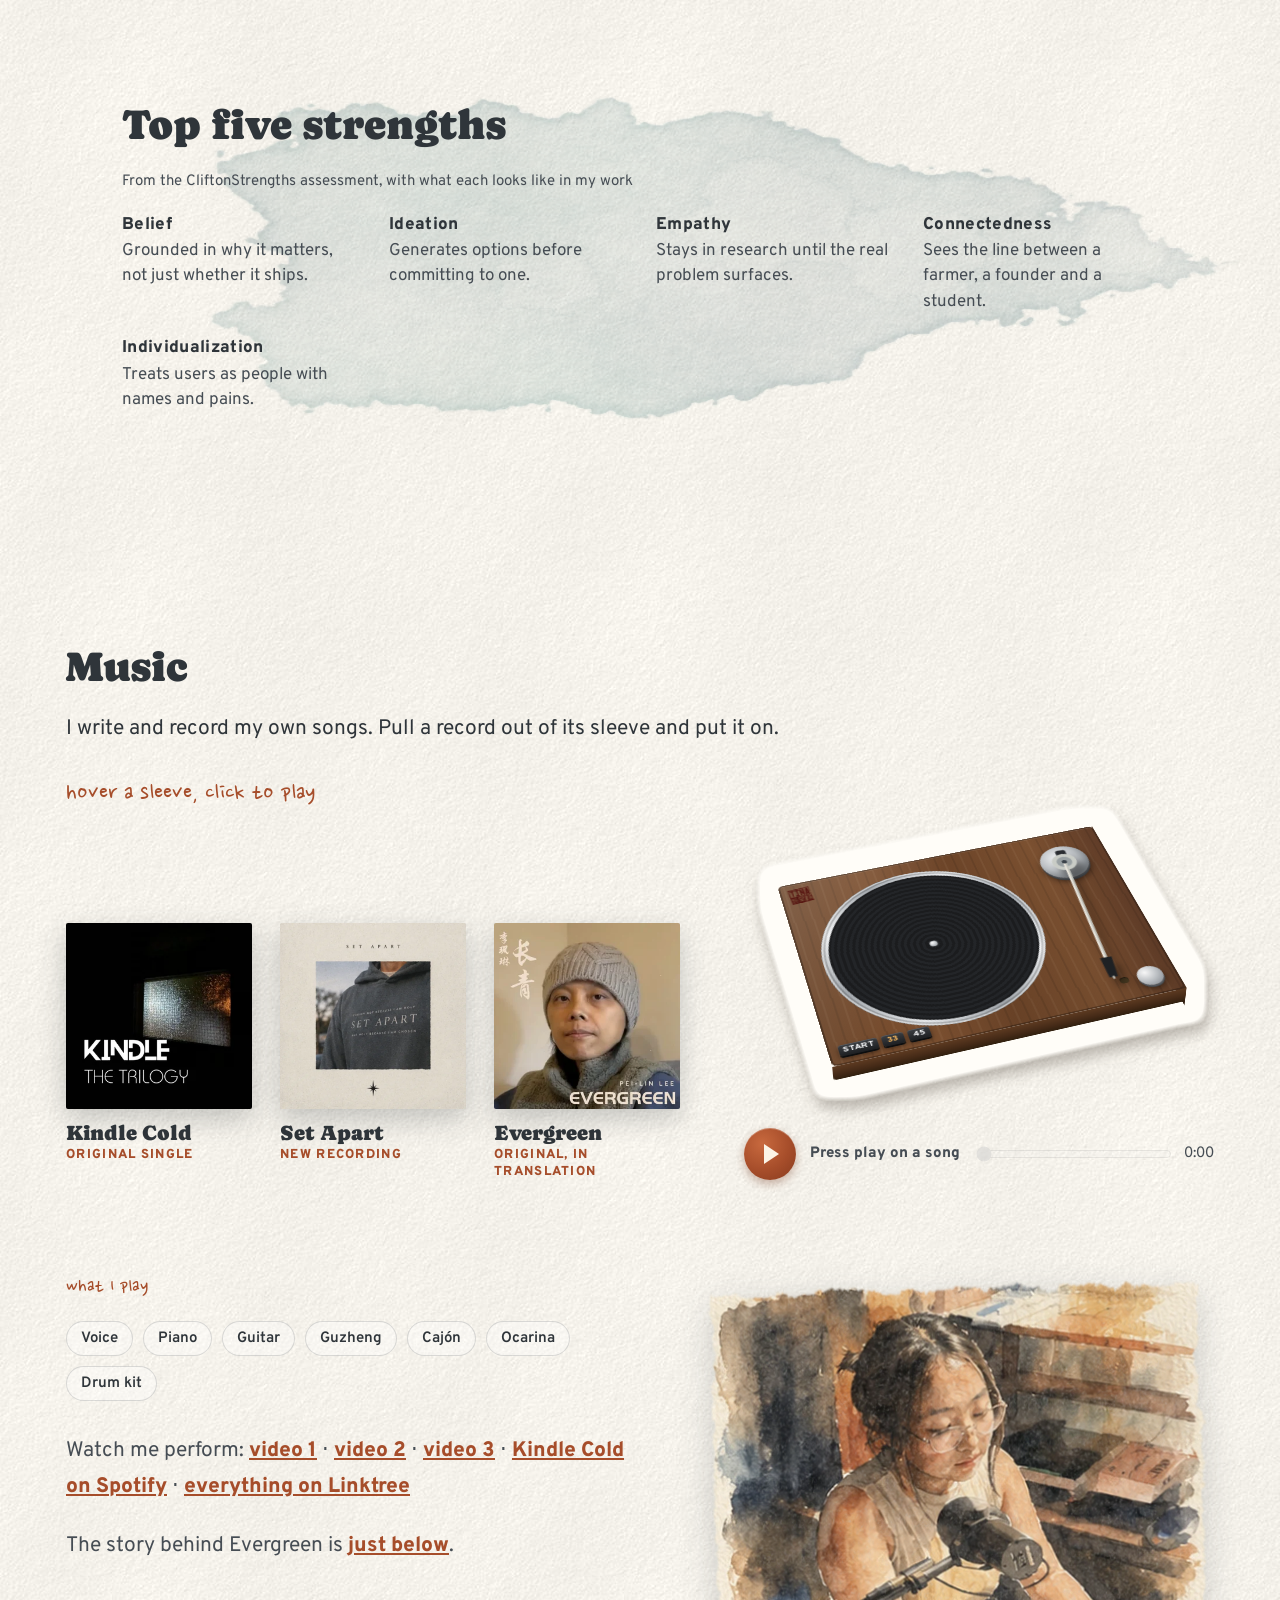
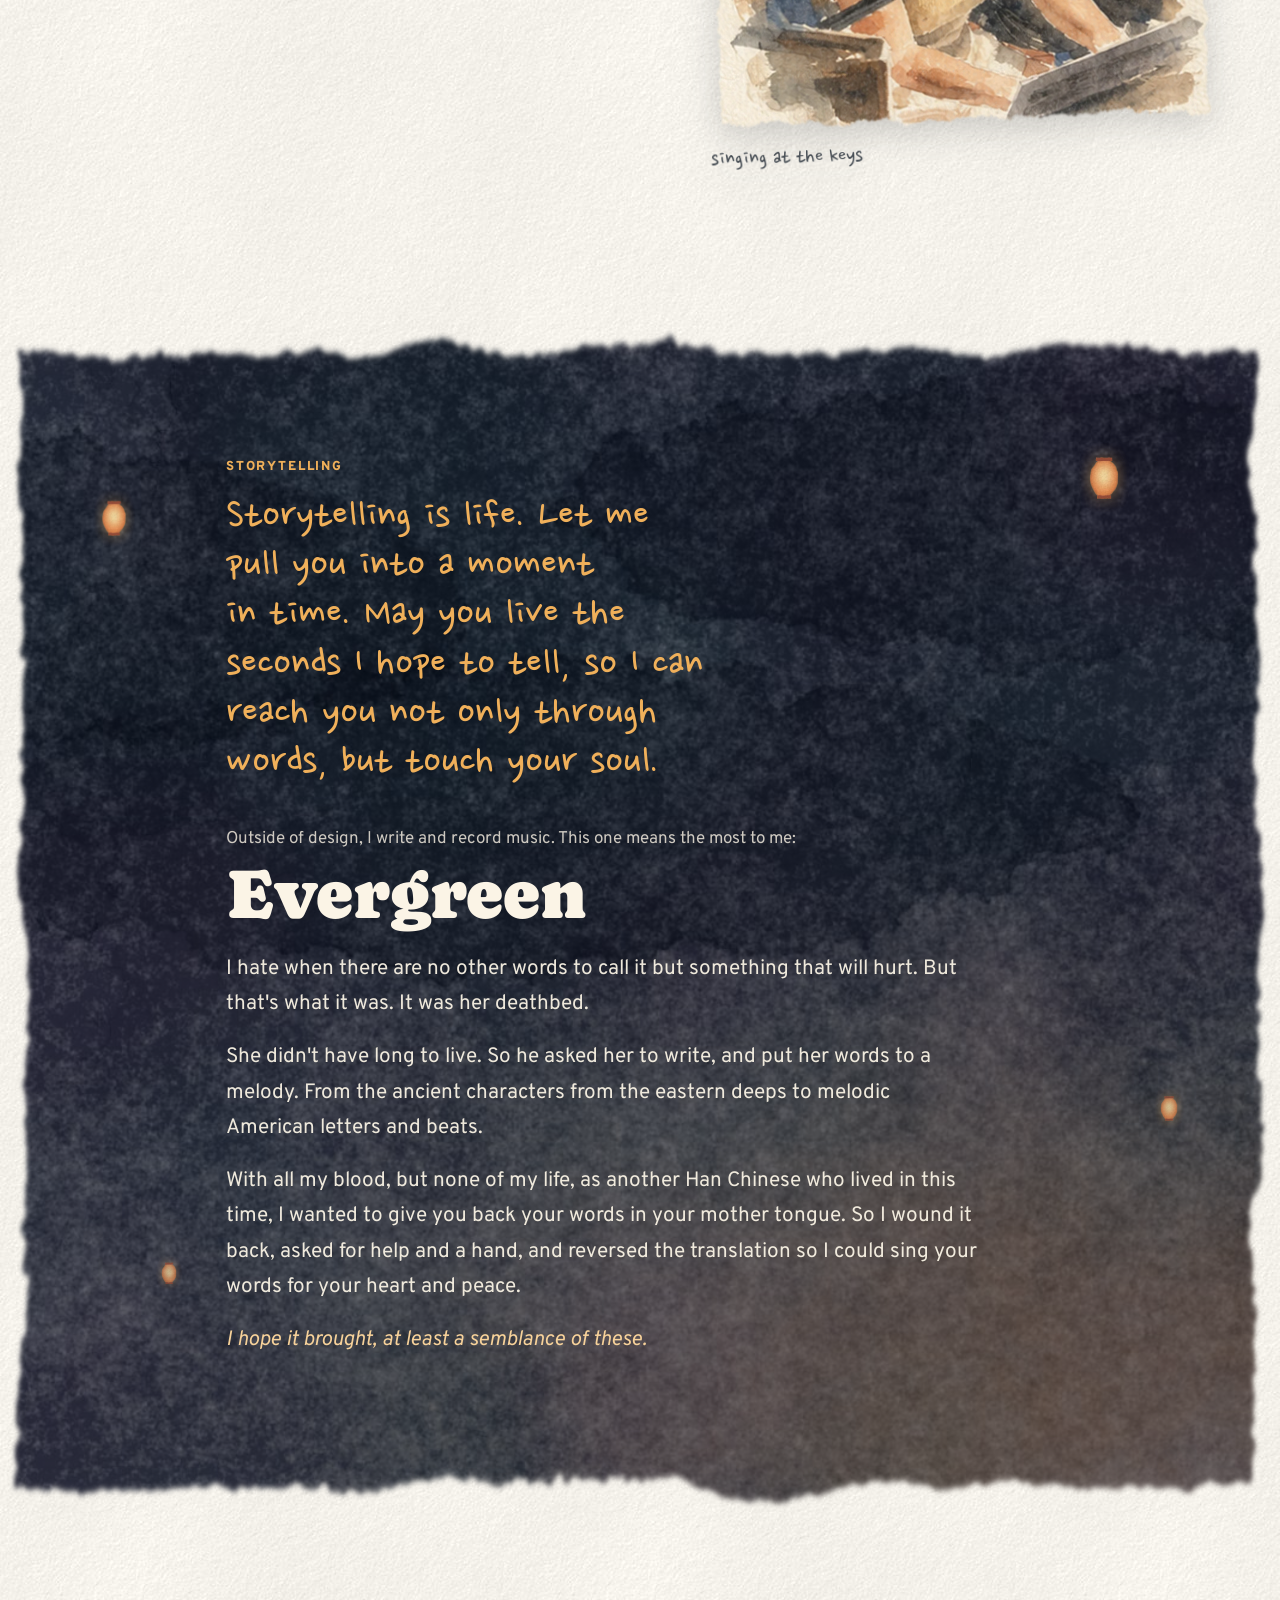
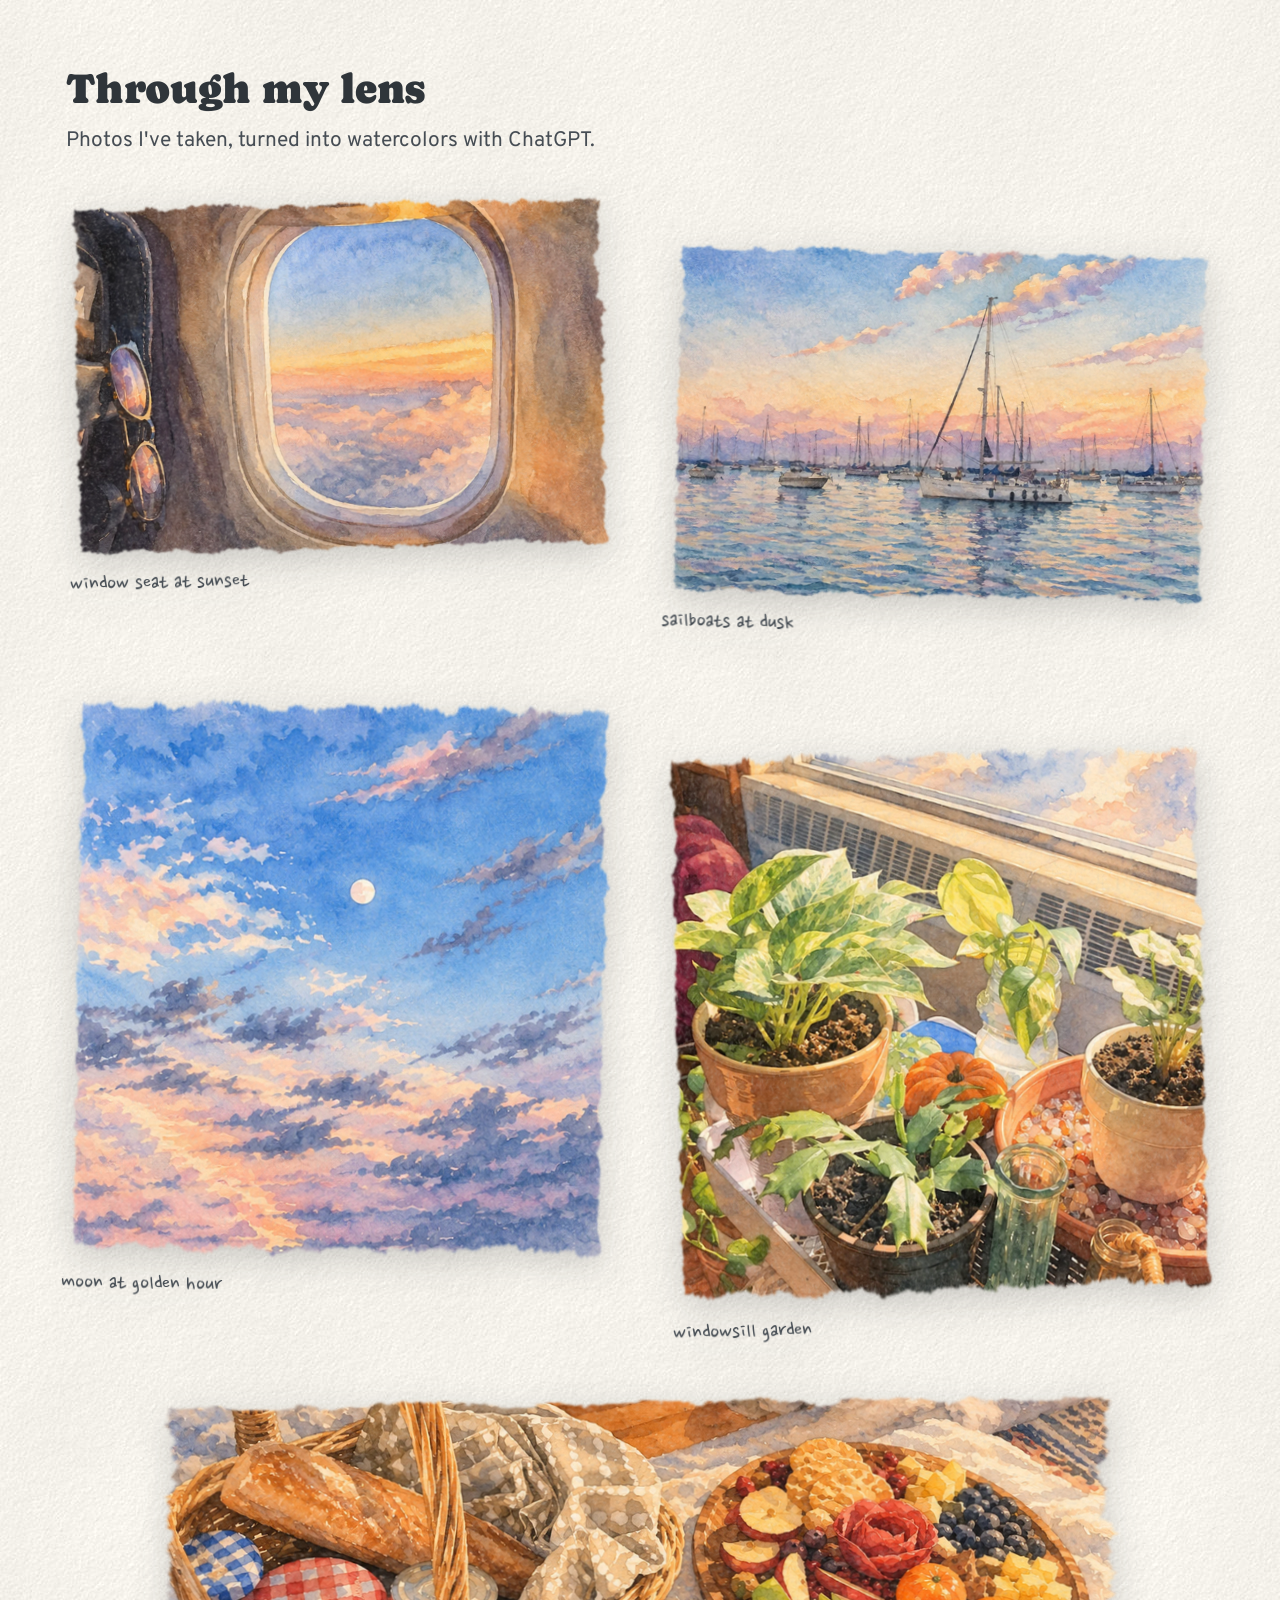
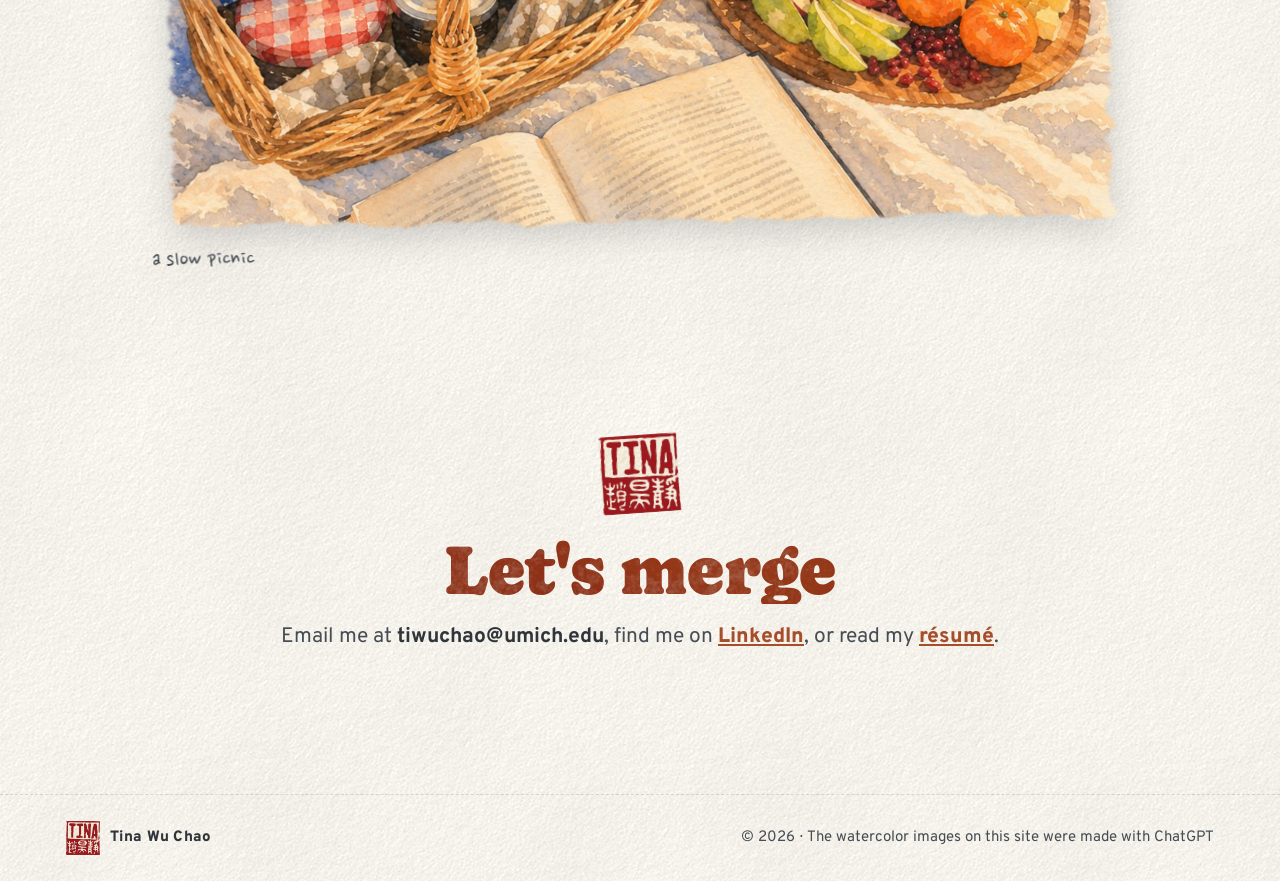
<file: about.html>
<!doctype html>
<html lang="en">
<head>
<meta charset="utf-8">
<meta name="viewport" content="width=device-width, initial-scale=1, viewport-fit=cover">
<title>About · Tina Wu Chao</title>
<link rel="icon" href="favicon.ico?v=3" sizes="any">
<link rel="icon" type="image/png" sizes="32x32" href="images/icons/favicon-32.png?v=3">
<link rel="icon" type="image/png" sizes="16x16" href="images/icons/favicon-16.png?v=3">
<link rel="apple-touch-icon" href="images/icons/apple-touch-icon.png?v=3">
<meta name="description" content="Tina Wu Chao, a UX researcher at the University of Michigan: the people I love, the songs I write, and the photos I take.">
<meta property="og:type" content="website">
<meta property="og:site_name" content="Tina Wu Chao">
<meta property="og:title" content="About Tina Wu Chao">
<meta property="og:description" content="Tina Wu Chao, a UX researcher at the University of Michigan: the people I love, the songs I write, and the photos I take.">
<meta property="og:url" content="https://tinawuchao.com/about.html">
<meta property="og:image" content="https://tinawuchao.com/images/og/about.jpg">
<meta property="og:image:width" content="1200">
<meta property="og:image:height" content="630">
<meta property="og:image:alt" content="Watercolor portrait of Tina smiling">
<meta name="twitter:card" content="summary_large_image">
<link rel="preconnect" href="https://fonts.googleapis.com">
<link rel="preconnect" href="https://fonts.gstatic.com" crossorigin>
<link rel="stylesheet" href="https://fonts.googleapis.com/css2?family=Caprasimo&family=Nanum+Pen+Script&family=Overpass:ital,wght@0,400;0,600;0,800;1,400&display=swap">
<link rel="stylesheet" href="css/site.css?v=20261111d">
<style>.tt-sticker { filter: url(#sticker-cut); }</style>
</head>
<body>
<svg width="0" height="0" style="position:absolute" aria-hidden="true">
  <defs>
    <filter id="wc-road" x="-15%" y="-2%" width="130%" height="104%" color-interpolation-filters="sRGB">
      <feTurbulence type="fractalNoise" baseFrequency="0.028" numOctaves="2" seed="4" result="warp"/>
      <feDisplacementMap in="SourceGraphic" in2="warp" scale="10" xChannelSelector="R" yChannelSelector="G" result="wet"/>
      <feTurbulence type="fractalNoise" baseFrequency="0.85" numOctaves="2" seed="9" result="grain"/>
      <feColorMatrix in="grain" type="matrix" values="0 0 0 0 0  0 0 0 0 0  0 0 0 0 0  0 0 0 -1.1 1.25" result="grainA"/>
      <feComposite in="wet" in2="grainA" operator="in" result="mottled"/>
      <feGaussianBlur in="mottled" stdDeviation=".5"/>
    </filter>
    <filter id="sticker-cut" x="-20%" y="-25%" width="140%" height="150%" color-interpolation-filters="sRGB">
      <feMorphology in="SourceAlpha" operator="dilate" radius="20" result="grown"/>
      <feGaussianBlur in="grown" stdDeviation="8" result="soft"/>
      <feComponentTransfer in="soft" result="cut"><feFuncA type="linear" slope="4" intercept="-1.6"/></feComponentTransfer>
      <feGaussianBlur in="cut" stdDeviation="7" result="blurred"/>
      <feOffset in="blurred" dx="3" dy="9" result="drop"/>
      <feFlood flood-color="#2a2018" flood-opacity=".3" result="shc"/>
      <feComposite in="shc" in2="drop" operator="in" result="shadow"/>
      <feFlood flood-color="#fffdf8" result="paper"/>
      <feComposite in="paper" in2="cut" operator="in" result="sticker"/>
      <feMerge><feMergeNode in="shadow"/><feMergeNode in="sticker"/></feMerge>
    </filter>
    <symbol id="arrow-out" viewBox="0 0 16 16"><path d="M5 3h8v8M13 3 3 13" fill="none" stroke="currentColor" stroke-width="2.2" stroke-linecap="round" stroke-linejoin="round"/></symbol>
  </defs>
</svg>

<nav class="nav" id="nav" aria-label="Main">
  <a class="brand" href="./"><img class="seal" src="images/seal.png" alt="" width="256" height="256"><span>Tina Wu Chao</span></a>
  <button class="menu-btn" id="menuBtn" aria-expanded="false" aria-controls="navLinks">Menu</button>
  <ul class="nav-links" id="navLinks">
    <li><a href="./#work">Work</a></li>
    <li><a href="./#process">Process</a></li>
    <li><a href="./#studio">Studio</a></li>
    <li><a href="about.html" aria-current="page">About</a></li>
    <li><a href="gallery.html">Gallery</a></li>
    <li><a href="Tina-Chao-Resume.pdf" target="_blank" rel="noopener">Résumé ↗</a></li>
    <li><a class="hello" href="./#contact">Say hello</a></li>
  </ul>
</nav>

<main id="about-me" class="view subpage">
  <header class="wrap ab-head" data-toc="About me">
    <div class="ab-head-text">
      <a class="back" href="./">← Back to home</a>
      <p class="eyebrow">About me</p>
      <h1 class="painted-type">The distance between people</h1>
      <p class="ab-lede">Whether it's a farmer's hands and a stranger's table, an alum's investment and a student's dream, or a daughter's words and her family's future, I care about closing the distance between people.</p>
      <ul class="tags"><li>Faith-driven</li><li>Community-first</li><li>ENFP</li><li>Ann Arbor, MI</li></ul>
    </div>
    <figure class="print">
          <img src="images/tina-ferris.webp" alt="AI watercolor of Tina smiling in a selfie high above an amusement park at sunset, with roller coasters behind her." width="964" height="778" loading="lazy">
          <figcaption>up high at golden hour</figcaption>
        </figure>
  </header>

  <div class="cityscape big">
    <img class="skyline" src="images/skyline.webp" alt="Watercolor city skyline at dusk with a few lit windows under an orange band of sky." loading="lazy">
  </div>

  <section class="wrap ab-intro" data-toc="At a glance">
    <div class="ab-intro-text">
    <div class="ab-bio">
      <p>Hi, I'm Tina Wu Chao. I'm a senior at the University of Michigan School of Information studying UX, with minors in Entrepreneurship and Music. This past summer I interned at in2being, a medical device design and regulatory consultancy, where I researched how clients understand complex work.</p>
      <p>I'm also a musician and a <a href="#photographs">photographer</a>. That part isn't separate from the design work. It's how I learned to listen.</p>
    </div>
    <dl class="ab-glance">
      <div><dt>School</dt><dd>University of Michigan, School of Information</dd></div>
      <div><dt>Degree</dt><dd>B.S. Information, UX track</dd></div>
      <div><dt>Minors</dt><dd>Entrepreneurship · Music</dd></div>
      <div><dt>Graduating</dt><dd>May 2027</dd></div>
      <div><dt>Most recently</dt><dd>UX research intern, in2being (summer 2026)</dd></div>
      <div><dt>Based in</dt><dd>Ann Arbor, Michigan</dd></div>
    </dl>
    </div>
    <figure class="print beach" style="--rot:1.6deg">
      <img src="images/tina-beach.webp" alt="AI watercolor of Tina from behind, walking barefoot along the shore in a cream dress toward the waves." loading="lazy" width="1524" height="2048">
      <figcaption>walking into the waves</figcaption>
    </figure>
  </section>

  <section class="wrap ab-block ab-people" aria-labelledby="peopleTitle" data-toc="People">
    <div class="ab-people-text">
      <p class="hand people-kicker">off the clock</p>
      <h2 class="ab-h2" id="peopleTitle">People are my favorite part</h2>
      <p>I'm an ENFP, and I'm really social. I love connecting with people and making them feel loved, cared for and seen.</p>
      <p>Most of what I do is spend time with people, learning more about myself and others along the way. It's almost like I'm a user researcher in my everyday life with my family, my friends and the people around me. I'll ask how something you mentioned last time is going, and I love thinking up creative, playful ideas and actually making them happen. I even did the flowers for my friend's wedding.</p>
      <p>I'm also interested in other cultures and languages. Right now I'm working on my Chinese, and I hope to travel to China soon to get more in touch with my parents' culture.</p>
    </div>
    <div class="stamp-story-wrap">
      <div class="stamp-cta">
        <button class="stamp-pair stamp-open" type="button" aria-expanded="false" aria-controls="stampStory" aria-label="The story behind my logo">
          <img class="stamp-imprint" src="images/seal.png" alt="" width="256" height="256">
          <img class="stamp-top" src="images/stamp-top.webp" alt="" width="260" height="266">
        </button>
        <div class="stamp-cue" aria-hidden="true">
          <p class="stamp-cue-title hand">the story behind my logo</p>
          <p class="stamp-cue-hint"><svg class="stamp-cue-arrow" viewBox="0 0 64 40" width="64" height="40"><path d="M60 8 C 46 30, 24 34, 8 22" fill="none" stroke="currentColor" stroke-width="2.4" stroke-linecap="round"/><path d="M16 14 L 7 22 L 18 27" fill="none" stroke="currentColor" stroke-width="2.4" stroke-linecap="round" stroke-linejoin="round"/></svg><span class="stamp-cue-text">click the stamp</span></p>
        </div>
      </div>
      <div class="stamp-story" id="stampStory" role="region" aria-label="The story behind my logo" hidden>
        <div class="stamp-text">
            <p>When I was little, my parents had this stamp made for me while our family was in China.</p>
            <p>My older brother got one too, except his said:</p>
            <p class="story-punch">“Bernard is awesome.”</p>
            <p>Being seven years younger, I wasn't quite old enough to make those kinds of executive decisions.</p>
            <p>Mine had my English name, Tina, on top and my Chinese name underneath.</p>
            <p>Our Chinese names come from the same four-character expression.</p>
            <figure class="idiom">
              <p class="idiom-chars" lang="zh-Hans" aria-hidden="true"><span class="idiom-ch is-name">宁<small lang="en">Bernard</small></span><span class="idiom-ch is-name is-me">静<small lang="en">me</small></span><span class="idiom-ch">致</span><span class="idiom-ch">远</span></p>
              <figcaption><span lang="zh-Hans">宁静致远</span> (níng jìng zhì yuǎn): finding the clarity and stillness to pursue far-reaching goals.</figcaption>
            </figure>
            <p>Years later, that childhood stamp became my logo. It's a little piece of my family and my history that I get to carry into the work I do today.</p>
        </div>
      </div>
    </div>
    <div class="people-side">
    <figure class="wed-photo">
      <img class="wed-framed" src="images/wedding-flowers-framed.webp" alt="My friend smiling in her wedding dress, framed by the bouquets I arranged: blue hydrangeas, lavender and cream roses, pink alstroemeria and baby's breath. The photo hangs in a gold frame." width="760" height="956" loading="lazy">
      <figcaption>the bouquets I arranged for my friend's wedding</figcaption>
    </figure>
    </div>
  </section>

  <section class="wrap ab-block ab-gifts" aria-labelledby="giftsTitle" data-toc="Gift tags">
    <p class="hand people-kicker">gift tags</p>
    <h2 class="ab-h2" id="giftsTitle">Every gift starts with listening</h2>
    <p class="gifts-lede">I love giving people thoughtful gifts. Each one starts the way my research does: paying attention to what someone loves.</p>
    <ul class="gift-tags">
      <li class="gift-tag gt-wash-gold" style="--r:-2.5deg">
        <p class="gt-for">for my mom</p>
        <p class="gt-noticed"><span>noticed</span>She loves dogs and gardening</p>
        <p class="gt-gave"><span>gave</span>Paw-shaped garden lights</p>
        <figure class="gt-photo" style="--pr:3deg"><img src="images/gift-paw-lights.webp" alt="Paw-print garden lights glowing along a garden path at night." width="420" height="420" loading="lazy"></figure>
      </li>
      <li class="gift-tag gt-wash-plum" style="--r:2.4deg">
        <span class="gt-badge">my longest study</span>
        <p class="gt-for">for a friend who loves mugs</p>
        <p class="gt-noticed"><span>research</span>Sent her pictures of mugs for a couple of months to learn her taste</p>
        <p class="gt-gave"><span>gave</span>Her now-favorite mug</p>
        <figure class="gt-photo" style="--pr:2.5deg"><img src="images/gift-mug.webp" alt="A cream speckled mug printed with &quot;Praise God from whom all blessings flow,&quot; held up over an open book." width="420" height="420" loading="lazy"></figure>
      </li>
      <li class="gift-tag gt-wash-orange" style="--r:-1.8deg">
        <p class="gt-for">for a cream cheese fan</p>
        <p class="gt-noticed"><span>noticed</span>Obsessed with cream cheese</p>
        <p class="gt-gave"><span>gave</span>A box of cream cheese</p>
        <figure class="gt-photo" style="--pr:-2.5deg"><img src="images/gift-cream-cheese.webp" alt="A box of original cream cheese." width="420" height="420" loading="lazy"></figure>
      </li>
    </ul>
  </section>

  <section class="wrap ab-block" data-toc="Songs from listening">
    <h2 class="ab-h2">Songs that started with listening</h2>
    <div class="song-notes">
      <ul class="song-cards">
        <li class="song-card" style="--r:-1deg">
          <p class="sc-label">a song for a friend</p>
          <p class="sc-text">I wrote a song for my friend based on her sense of identity.</p>
        </li>
        <li class="song-card" style="--r:.8deg">
          <p class="sc-label">afrobeats + pidgin</p>
          <p class="sc-text">I interviewed a Nigerian friend to write a song using Afrobeats and Pidgin.</p>
        </li>
      </ul>
    </div>
  </section>

  <section class="wrap ab-block" data-toc="My process">
    <div class="ab-row-head">
      <h2 class="ab-h2">My process</h2>
      <a class="read" href="./#process">See it on the highway</a>
    </div>
    <ol class="miles">
      <li><span class="sign mile-tab"><span class="tabtext">Mile 1</span></span><div><h3>Sit with the problem</h3><p>Read, ask, and resist the rush to a solution.</p></div></li>
      <li><span class="sign mile-tab"><span class="tabtext">Mile 2</span></span><div><h3>Listen to real people</h3><p>Research from real voices, down to the details people mention in passing.</p></div></li>
      <li><span class="sign mile-tab"><span class="tabtext">Mile 3</span></span><div><h3>Find the insight</h3><p>The one idea that keeps coming back, interview after interview, until I can say it in a sentence.</p></div></li>
      <li><span class="sign mile-tab"><span class="tabtext">Mile 4</span></span><div><h3>Admit what I got wrong</h3><p>Say where my first read was off and what changed my mind.</p></div></li>
      <li><span class="sign mile-tab"><span class="tabtext">Mile 5</span></span><div><h3>Make it work for them</h3><p>Not what's impressive. Whether it works for the person it was made for.</p></div></li>
    </ol>
  </section>

  <section class="wrap ab-block" data-toc="Strengths">
    <div class="strengths wide">
      <h2 class="ab-h2">Top five strengths</h2>
      <p class="sub">From the CliftonStrengths assessment, with what each looks like in my work</p>
      <dl>
        <div><dt>Belief</dt><dd>Grounded in why it matters, not just whether it ships.</dd></div>
        <div><dt>Ideation</dt><dd>Generates options before committing to one.</dd></div>
        <div><dt>Empathy</dt><dd>Stays in research until the real problem surfaces.</dd></div>
        <div><dt>Connectedness</dt><dd>Sees the line between a farmer, a founder and a student.</dd></div>
        <div><dt>Individualization</dt><dd>Treats users as people with names and pains.</dd></div>
      </dl>
    </div>
  </section>

  <section class="wrap ab-block ab-music-wrap" data-toc="My music">
    <div class="ab-music-head">
      <h2 class="ab-h2">Music</h2>
      <p>I write and record my own songs. Pull a record out of its sleeve and put it on.</p>
    </div>

    <div class="deck">
      <div class="crate">
        <p class="crate-hint hand"><span class="if-hover">hover a sleeve, click to play</span><span class="if-touch">tap a sleeve to play</span></p>
        <ul class="sleeves">
          <li>
            <button class="sleeve" type="button" data-src="audio/kindle-cold-v2.mp3" data-title="Kindle Cold" data-cover="images/cover-kindle.webp" aria-pressed="false">
              <span class="vinyl" aria-hidden="true"><span class="vinyl-label" style="background-image:url('images/cover-kindle.webp')"></span></span>
              <span class="jacket"><img src="images/cover-kindle.webp" alt="" width="320" height="320" loading="lazy"></span>
              <span class="sr-only">Play Kindle Cold</span>
            </button>
            <p class="sleeve-cap"><strong>Kindle Cold</strong><span>Original single</span></p>
          </li>
          <li>
            <button class="sleeve" type="button" data-src="audio/set-apart.mp3" data-title="Set Apart" data-cover="images/cover-set-apart.webp" aria-pressed="false">
              <span class="vinyl" aria-hidden="true"><span class="vinyl-label" style="background-image:url('images/cover-set-apart.webp')"></span></span>
              <span class="jacket"><img src="images/cover-set-apart.webp" alt="" width="320" height="320" loading="lazy"></span>
              <span class="sr-only">Play Set Apart</span>
            </button>
            <p class="sleeve-cap"><strong>Set Apart</strong><span>New recording</span></p>
          </li>
          <li>
            <button class="sleeve" type="button" data-src="audio/evergreen.mp3" data-title="Evergreen" data-cover="images/cover-evergreen.webp" aria-pressed="false">
              <span class="vinyl" aria-hidden="true"><span class="vinyl-label" style="background-image:url('images/cover-evergreen.webp')"></span></span>
              <span class="jacket"><img src="images/cover-evergreen.webp" alt="" width="320" height="320" loading="lazy"></span>
              <span class="sr-only">Play Evergreen</span>
            </button>
            <p class="sleeve-cap"><strong>Evergreen</strong><span>Original, in translation</span></p>
          </li>
        </ul>
      </div>

      <div class="turntable" id="turntable">
        <div class="tt-scene" aria-hidden="true">
          <div class="tt-sticker"><div class="tt-body"><div class="tt-side tt-front"></div><div class="tt-side tt-right"></div><div class="plinth"></div></div></div>
          <div class="tt-body">
            <div class="tt-side tt-front"></div>
            <div class="tt-side tt-right"></div>
            <div class="plinth">
              <img class="tt-badge" src="images/seal.png" alt="" width="256" height="256" loading="lazy">
              <div class="platter-skirt k1"></div><div class="platter-skirt k2"></div><div class="platter-skirt k3"></div>
              <div class="platter">
                <div class="mat"></div>
                <div class="disc"><div class="disc-face"><div class="disc-label" id="discLabel"></div></div></div>
                <div class="sheen"></div>
                <div class="spindle"></div>
              </div>
              <div class="arm-base"></div>
              <div class="arm-lift"><svg class="tonearm" id="tonearm" viewBox="0 0 60 300" aria-hidden="true">
            <rect x="22" y="2" width="16" height="16" rx="4" fill="#2a2d31"/>
            <circle cx="30" cy="30" r="19" fill="#c9ccc6"/>
            <circle cx="30" cy="30" r="12" fill="#9aa1a3"/>
            <path d="M30 30 L30 250" stroke="#e7e3da" stroke-width="5.5" stroke-linecap="round"/>
            <path d="M30 30 L30 250" stroke="#a9aea9" stroke-width="1.6" stroke-linecap="round" transform="translate(1.6 0)"/>
            <path d="M22 246 L39 246 L36 286 L24 286 Z" fill="#1e2124"/><rect x="28.5" y="284" width="3" height="6" rx="1" fill="#c9ccc6"/>
            <circle cx="30" cy="30" r="4" fill="#3a4148"/>
          </svg></div>
              <div class="tt-keys"><span class="tt-key start">start</span><span class="tt-key on">33</span><span class="tt-key">45</span></div>
              <span class="knob"></span>
            </div>
          </div>
        </div>
        <div class="tt-bar">
          <button class="tt-play" id="ttPlay" type="button" aria-pressed="false"><span class="tt-icon" aria-hidden="true"></span><span class="sr-only">Play a record</span></button>
          <div class="now" data-now>
            <span class="now-title">Press play on a song</span>
            <input type="range" class="seek" id="seekAbout" min="0" max="1000" step="1" value="0" aria-label="Position in the song" disabled>
            <span class="now-time">0:00</span>
          </div>
        </div>
        <p class="player-msg" role="status"></p>
      </div>
    </div>

    <div class="ab-music">
      <div class="ab-music-copy">
        <p class="label-hand ink">what I play</p>
        <ul class="instruments ink">
          <li>Voice</li><li>Piano</li><li>Guitar</li><li>Guzheng</li><li>Cajón</li><li>Ocarina</li><li>Drum kit</li>
        </ul>
        <p class="more-music">Watch me perform: <a href="https://www.youtube.com/watch?v=uT7CrNSPmvc" target="_blank" rel="noopener">video 1</a> · <a href="https://www.youtube.com/watch?v=Se7so_FQwac" target="_blank" rel="noopener">video 2</a> · <a href="https://www.youtube.com/watch?v=R8y_bZdRk18" target="_blank" rel="noopener">video 3</a> · <a href="https://open.spotify.com/track/2wW6ZtmuFaB01es1yQ02t0" target="_blank" rel="noopener">Kindle Cold on Spotify</a> · <a href="https://linktr.ee/tiwuchao" target="_blank" rel="noopener">everything on Linktree</a></p>
        <p class="more-music">The story behind Evergreen is <a href="#evergreenTitle">just below</a>.</p>
      </div>
      <div class="stage-shots collage">
        <figure class="print" style="--rot:-1.5deg">
          <img src="images/tina-keys.webp" alt="AI watercolor of Tina singing into a microphone while playing a keyboard." loading="lazy" width="936" height="838">
          <figcaption>singing at the keys</figcaption>
        </figure>
      </div>
    </div>
  </section>

  <section class="studio-panel evergreen" aria-labelledby="evergreenTitle" data-toc="Evergreen">
    <div class="lanterns" aria-hidden="true">
      <img class="lantern" src="images/lantern.webp" alt="" style="--x:7%; --y:14%; --w:48px; --d:9s" loading="lazy">
      <img class="lantern" src="images/lantern.webp" alt="" style="--x:84%; --y:10%; --w:58px; --d:11s; --delay:-3s" loading="lazy">
      <img class="lantern" src="images/lantern.webp" alt="" style="--x:90%; --y:64%; --w:34px; --d:8s; --delay:-5s; --o:.8" loading="lazy">
      <img class="lantern" src="images/lantern.webp" alt="" style="--x:12%; --y:78%; --w:30px; --d:9.5s; --delay:-2s; --o:.75" loading="lazy">
    </div>
    <div class="wrap ev-wrap">
      <p class="eyebrow">Storytelling</p>
      <p class="poem">Storytelling is life. Let me pull you into a moment in time. May you live the seconds I hope to tell, so I can reach you not only through words, but touch your soul.</p>
      <p class="ev-intro">Outside of design, I write and record music. This one means the most to me:</p>
      <h2 id="evergreenTitle">Evergreen</h2>
      <div class="ev-story">
        <p>I hate when there are no other words to call it but something that will hurt. But that's what it was. It was her deathbed.</p>
        <p>She didn't have long to live. So he asked her to write, and put her words to a melody. From the ancient characters from the eastern deeps to melodic American letters and beats.</p>
        <p>With all my blood, but none of my life, as another Han Chinese who lived in this time, I wanted to give you back your words in your mother tongue. So I wound it back, asked for help and a hand, and reversed the translation so I could sing your words for your heart and peace.</p>
        <p class="ev-last">I hope it brought, at least a semblance of these.</p>
      </div>
    </div>
  </section>

  <section class="wrap ab-block" id="photographs" aria-labelledby="photosTitle" data-toc="Photographs">
    <h2 class="ab-h2" id="photosTitle">Through my lens</h2>
    <p class="photos-lede">Photos I've taken, turned into watercolors with ChatGPT.</p>
    <div class="lens">
      <figure class="print" style="--rot:-1.2deg">
        <img src="images/photo-plane-window.webp" alt="AI watercolor of an airplane window at sunset, with pink clouds below and a pair of sunglasses tucked beside the seat." loading="lazy" width="1524" height="1012">
        <figcaption>window seat at sunset</figcaption>
      </figure>
      <figure class="print" style="--rot:1.4deg">
        <img src="images/photo-sailboats.webp" alt="AI watercolor of sailboats moored on calm water under a pink and gold sunset sky." loading="lazy" width="1524" height="1012">
        <figcaption>sailboats at dusk</figcaption>
      </figure>
      <figure class="print" style="--rot:1deg">
        <img src="images/photo-moon.webp" alt="AI watercolor of a pale moon in a blue sky streaked with pink and lavender sunset clouds." loading="lazy" width="1242" height="1302">
        <figcaption>moon at golden hour</figcaption>
      </figure>
      <figure class="print" style="--rot:-1.4deg">
        <img src="images/photo-windowsill.webp" alt="AI watercolor of potted pothos and holly plants on a sunny windowsill above a radiator, with a small pumpkin tucked between them." loading="lazy" width="1260" height="1302">
        <figcaption>windowsill garden</figcaption>
      </figure>
      <figure class="print wide" style="--rot:-.6deg">
        <img src="images/photo-picnic.webp" alt="AI watercolor of a picnic on a blanket: a wicker basket with a baguette and jam jars, a platter of fruit and cheese, and an open book." loading="lazy" width="2536" height="1150">
        <figcaption>a slow picnic</figcaption>
      </figure>
    </div>
  </section>

  <section class="wrap ab-cta" data-toc="Let's merge">
    <img class="seal big-seal" src="images/seal.png" alt="" width="256" height="256" loading="lazy">
    <h2 class="painted-type orange">Let's merge</h2>
    <p>Email me at <strong class="sel">tiwuchao@umich.edu</strong>, find me on <a href="https://www.linkedin.com/in/tina-wu-chao/" target="_blank" rel="noopener">LinkedIn</a>, or read my <a href="Tina-Chao-Resume.pdf" target="_blank" rel="noopener">résumé</a>.</p>
  </section>
</main>

<footer>
  <div class="wrap">
    <a class="brand" href="./"><img class="seal" src="images/seal.png" alt="" width="256" height="256"><span>Tina Wu Chao</span></a>
    <span>© 2026 · The watercolor images on this site were made with ChatGPT</span>
  </div>
</footer>

<script src="js/site.js?v=20261111c"></script>
</body>
</html>
</file>
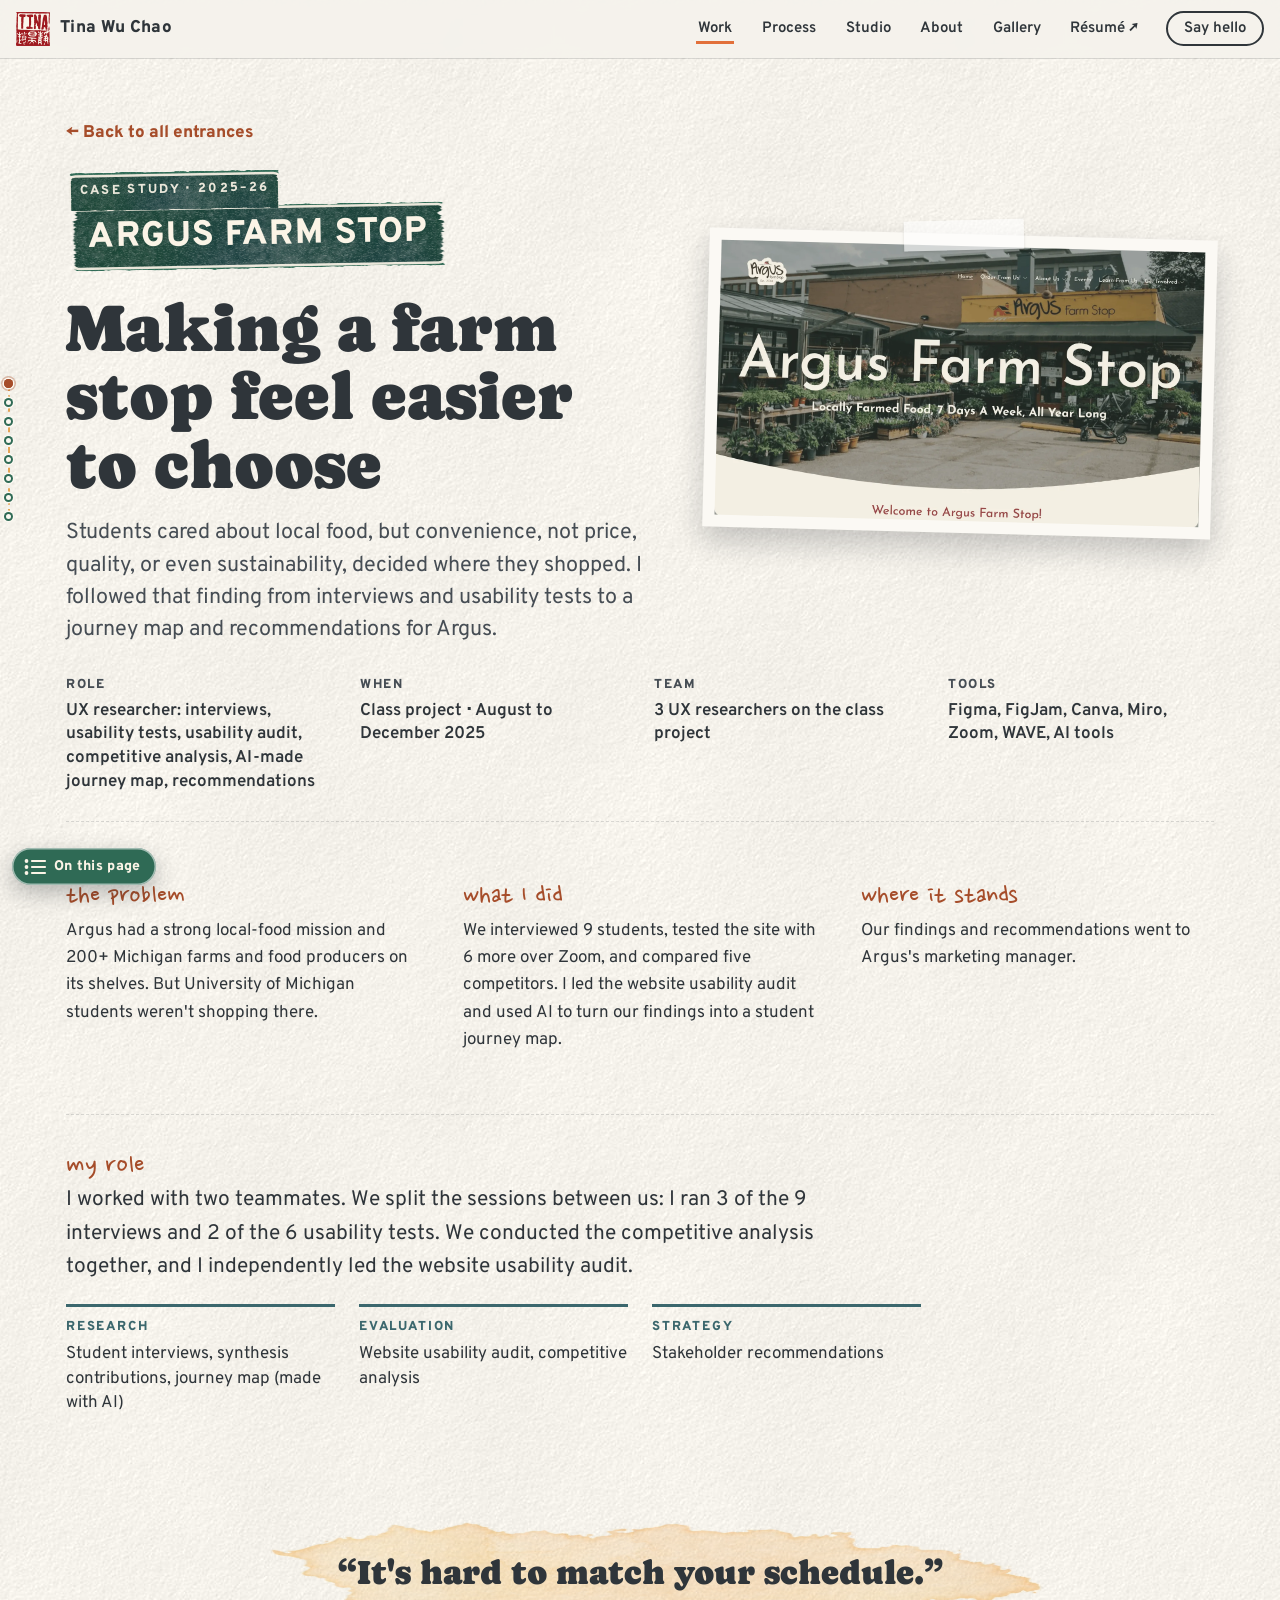
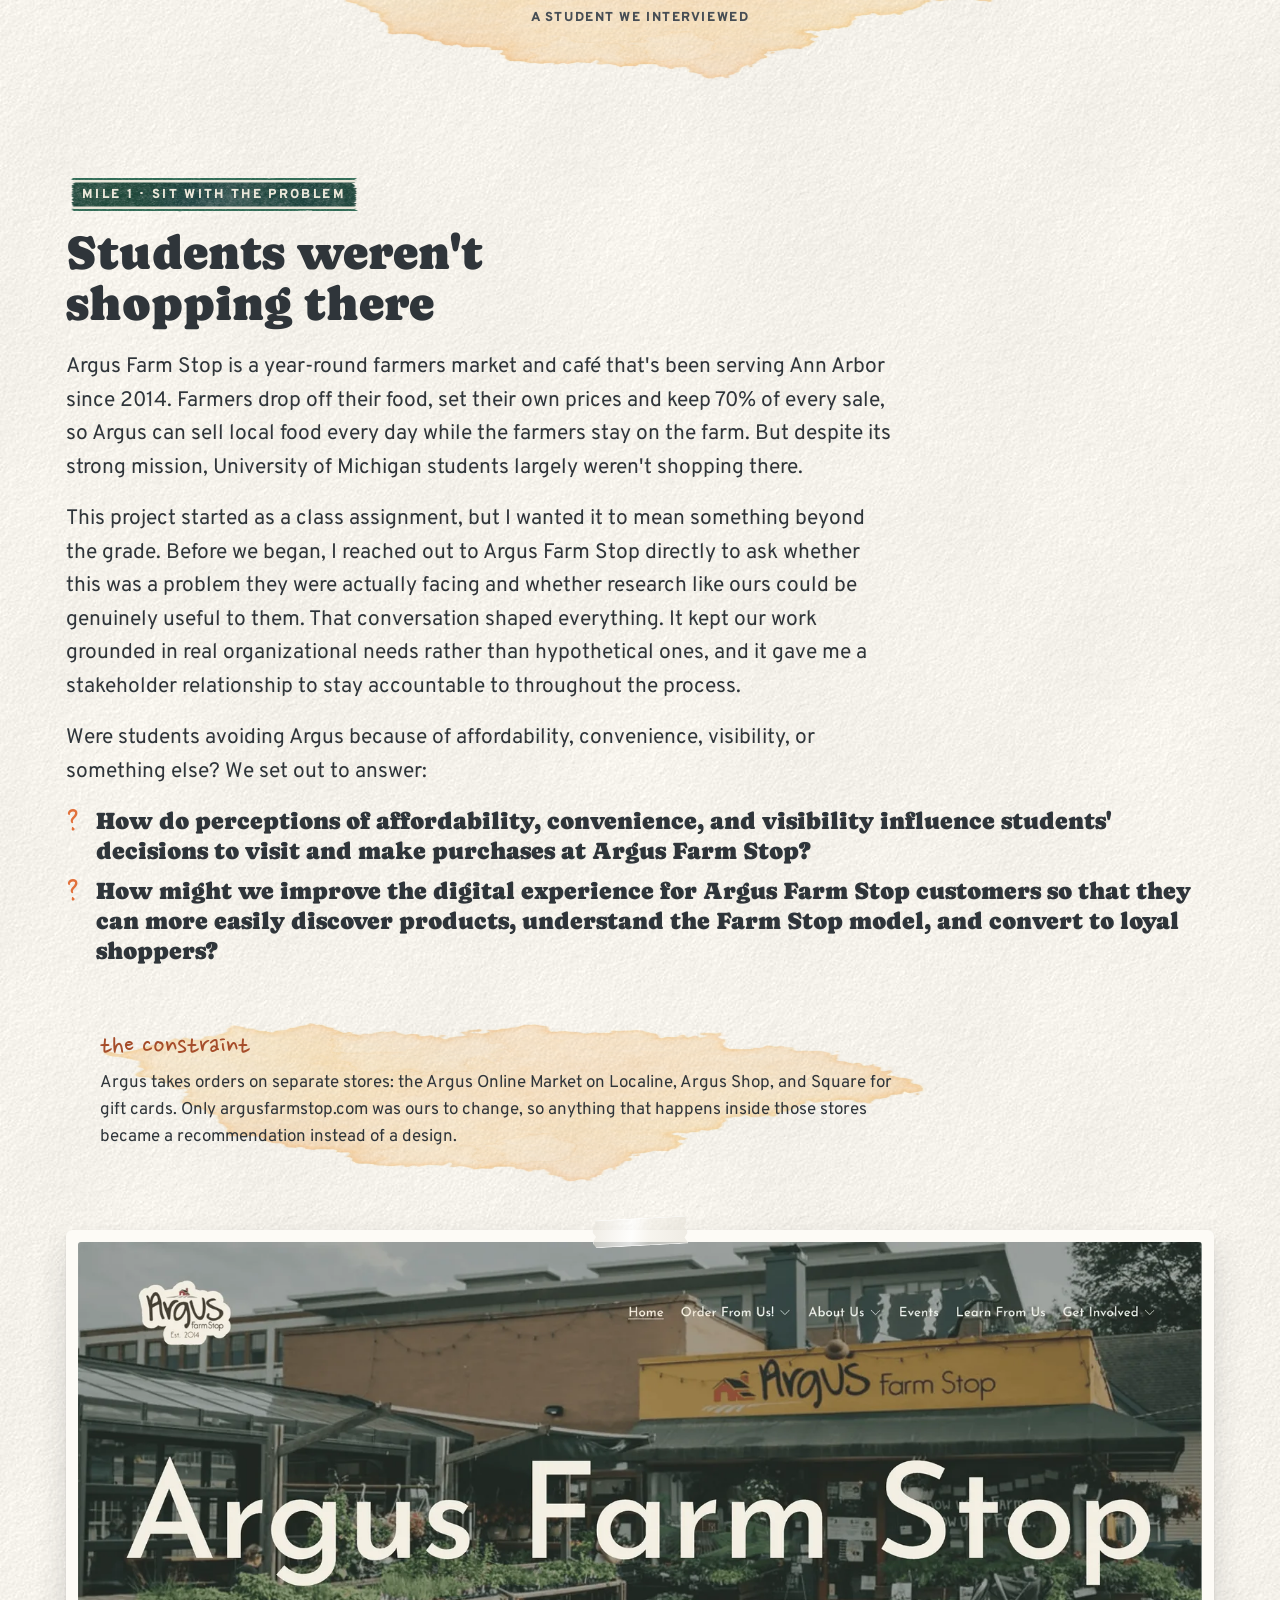
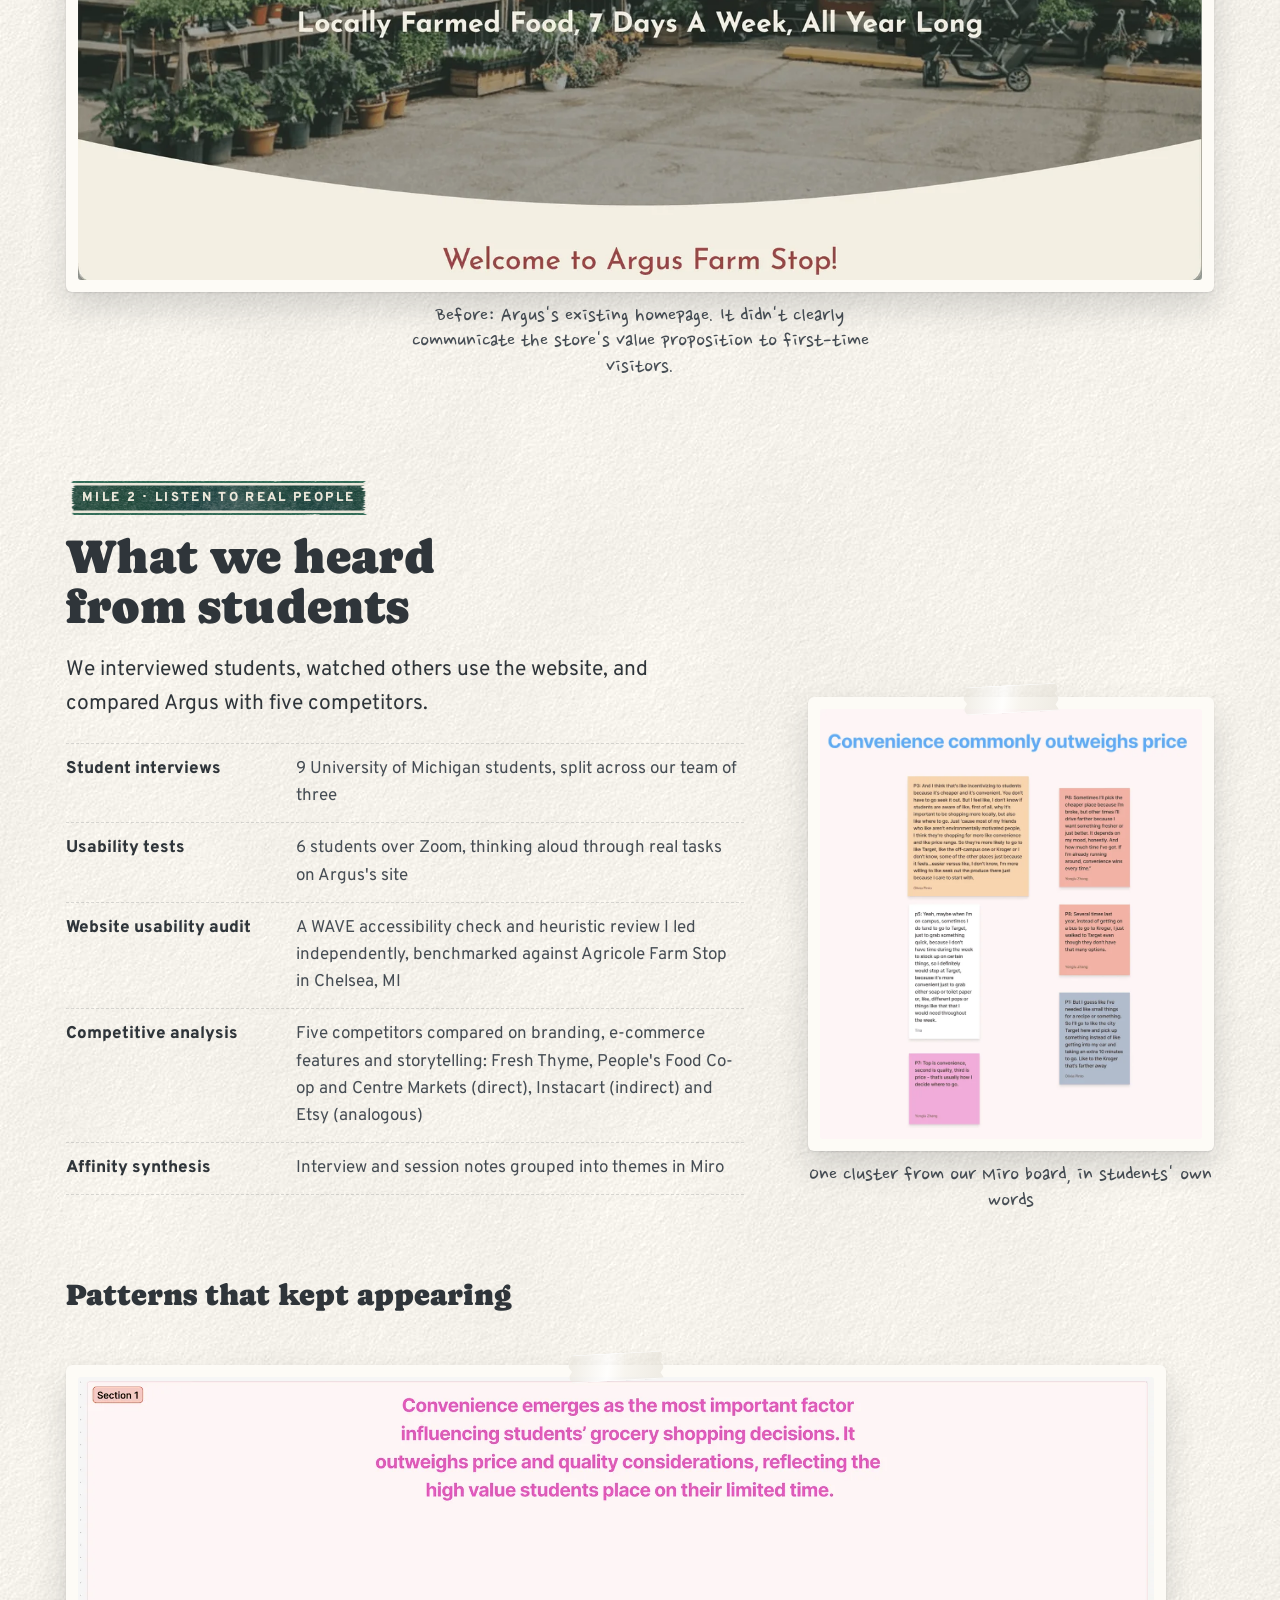
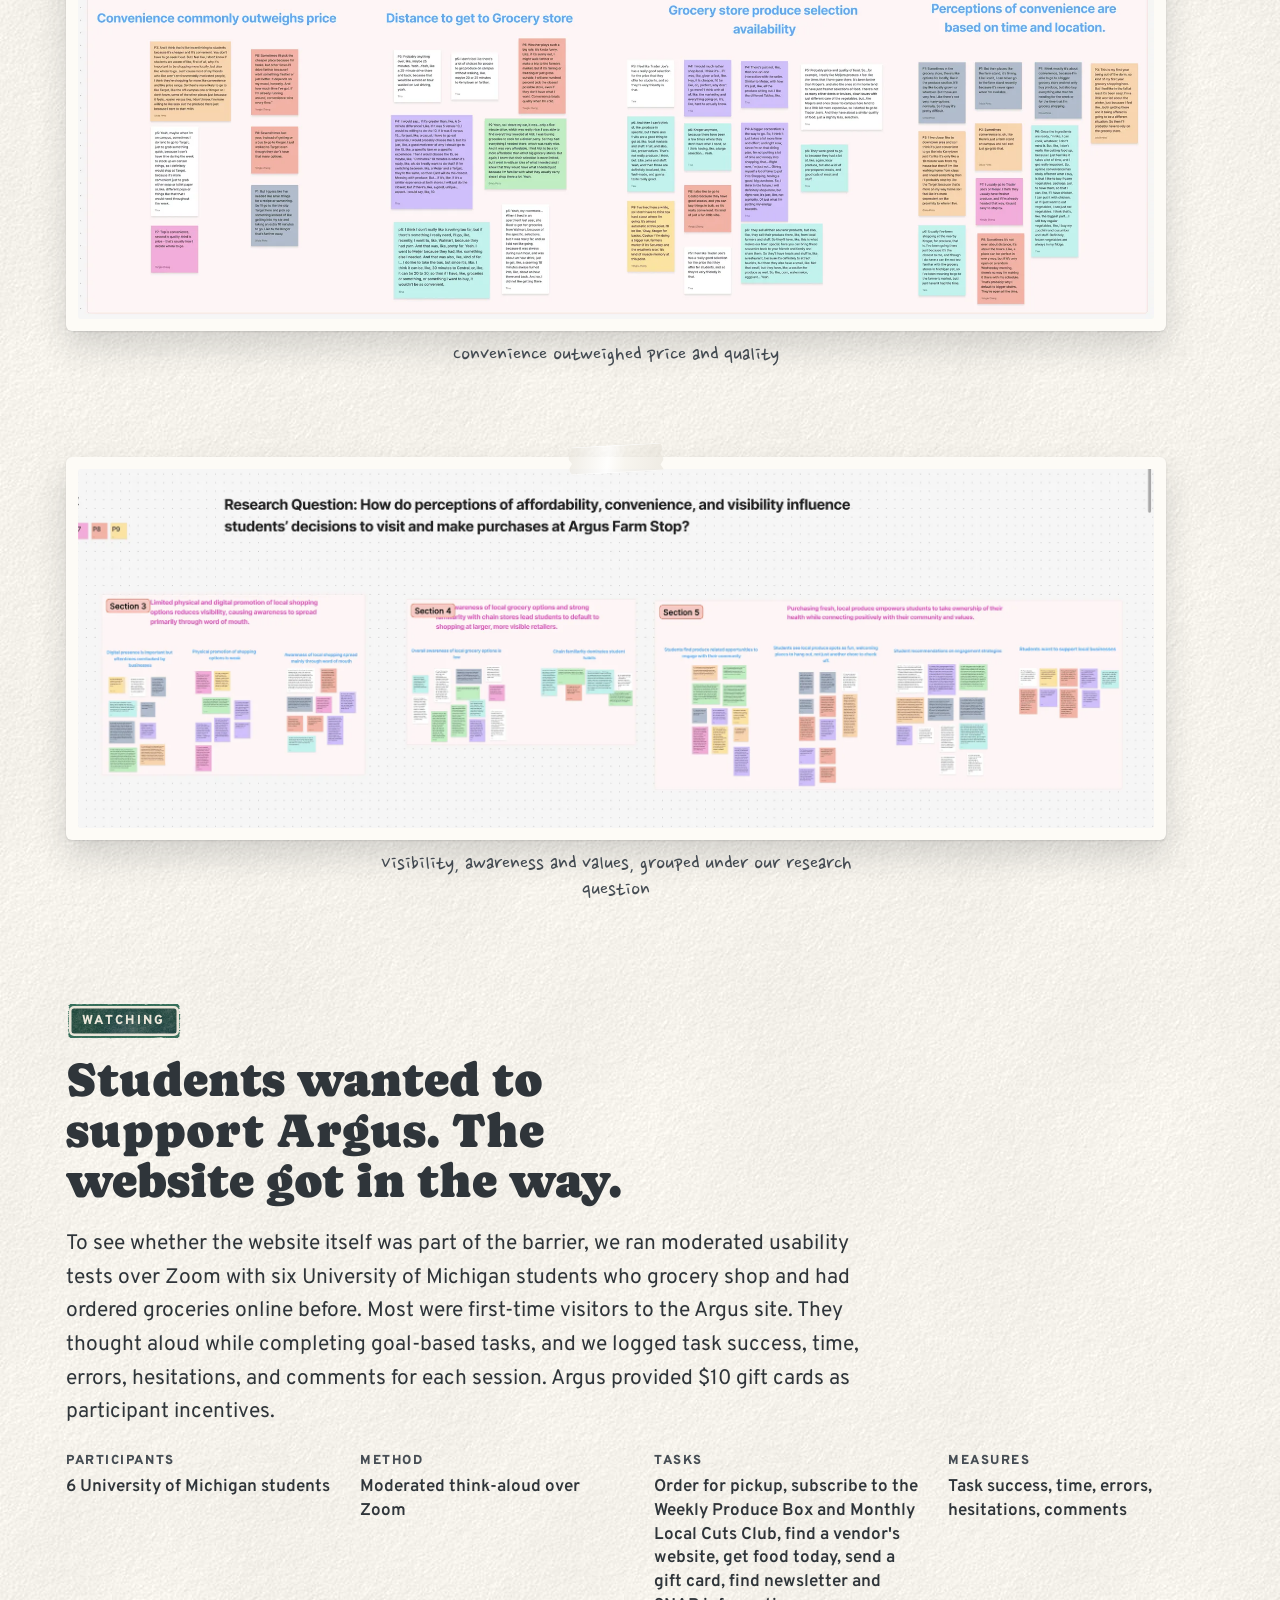
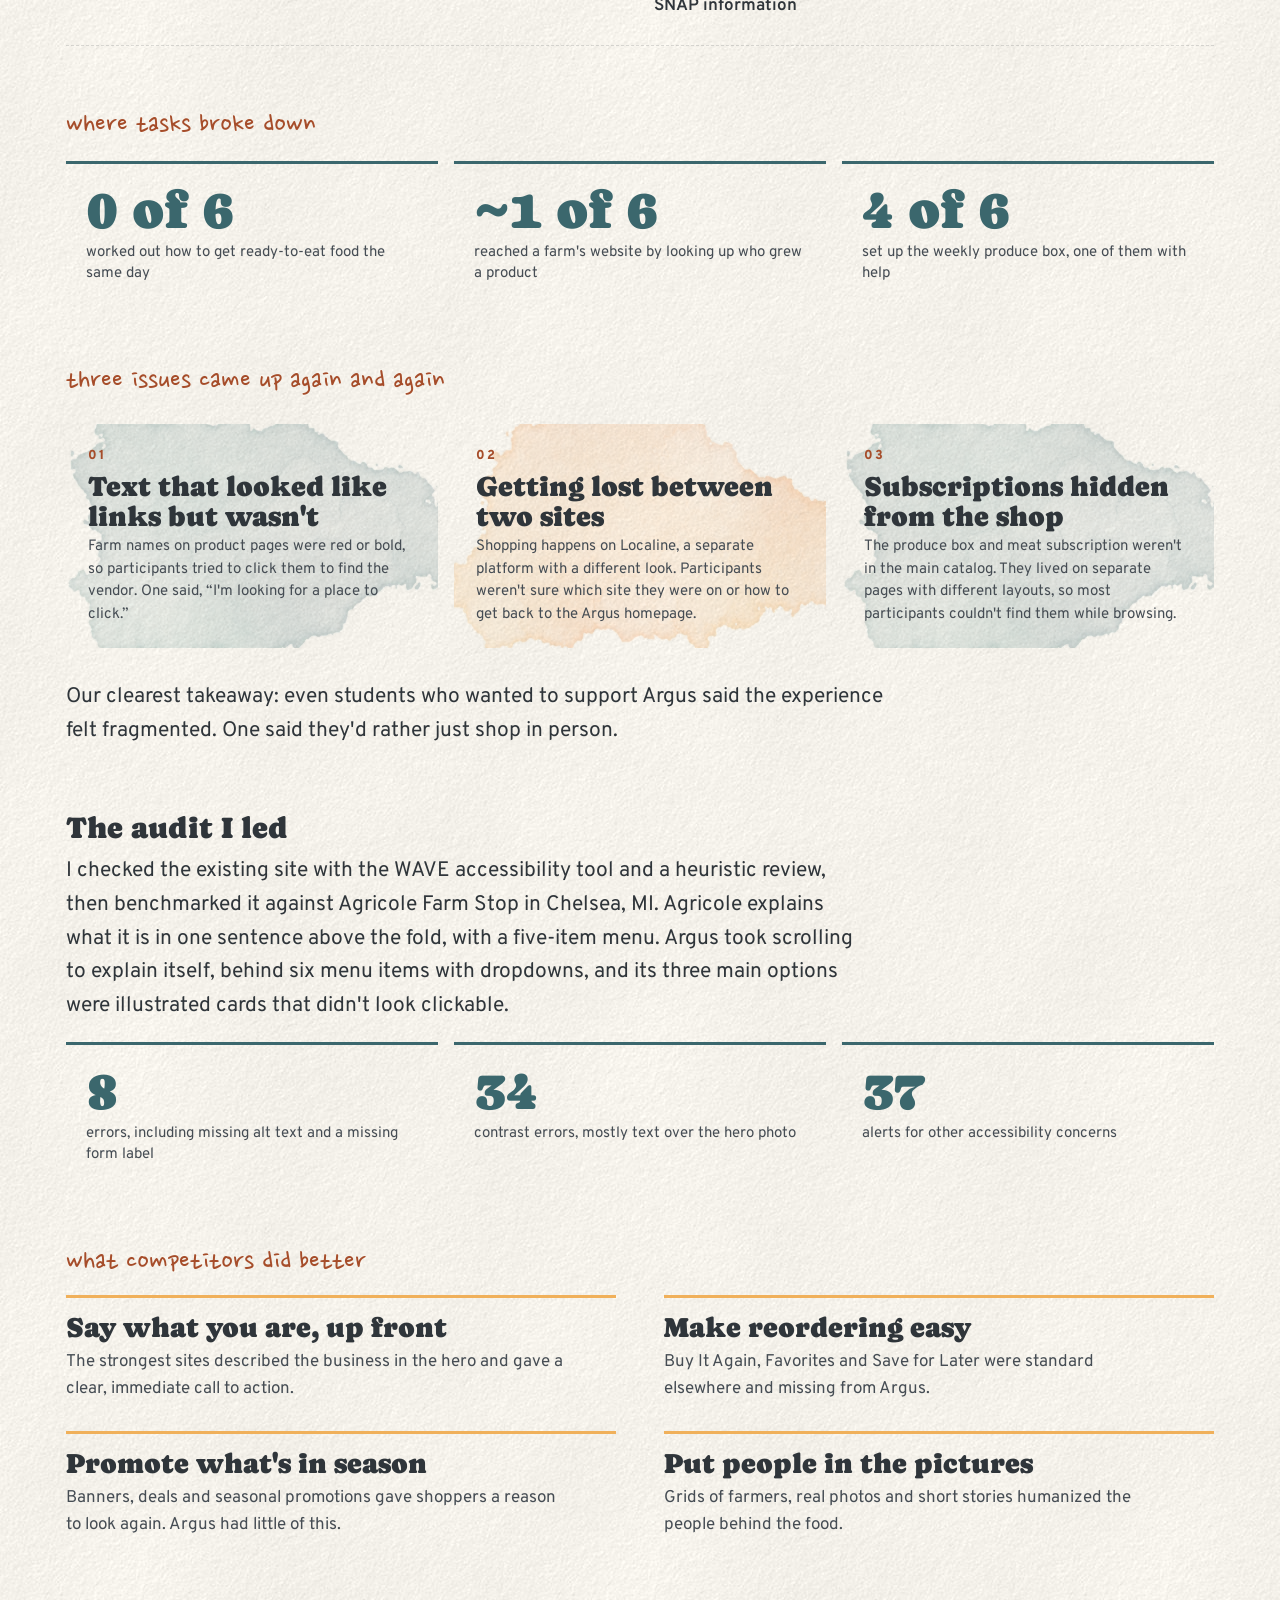
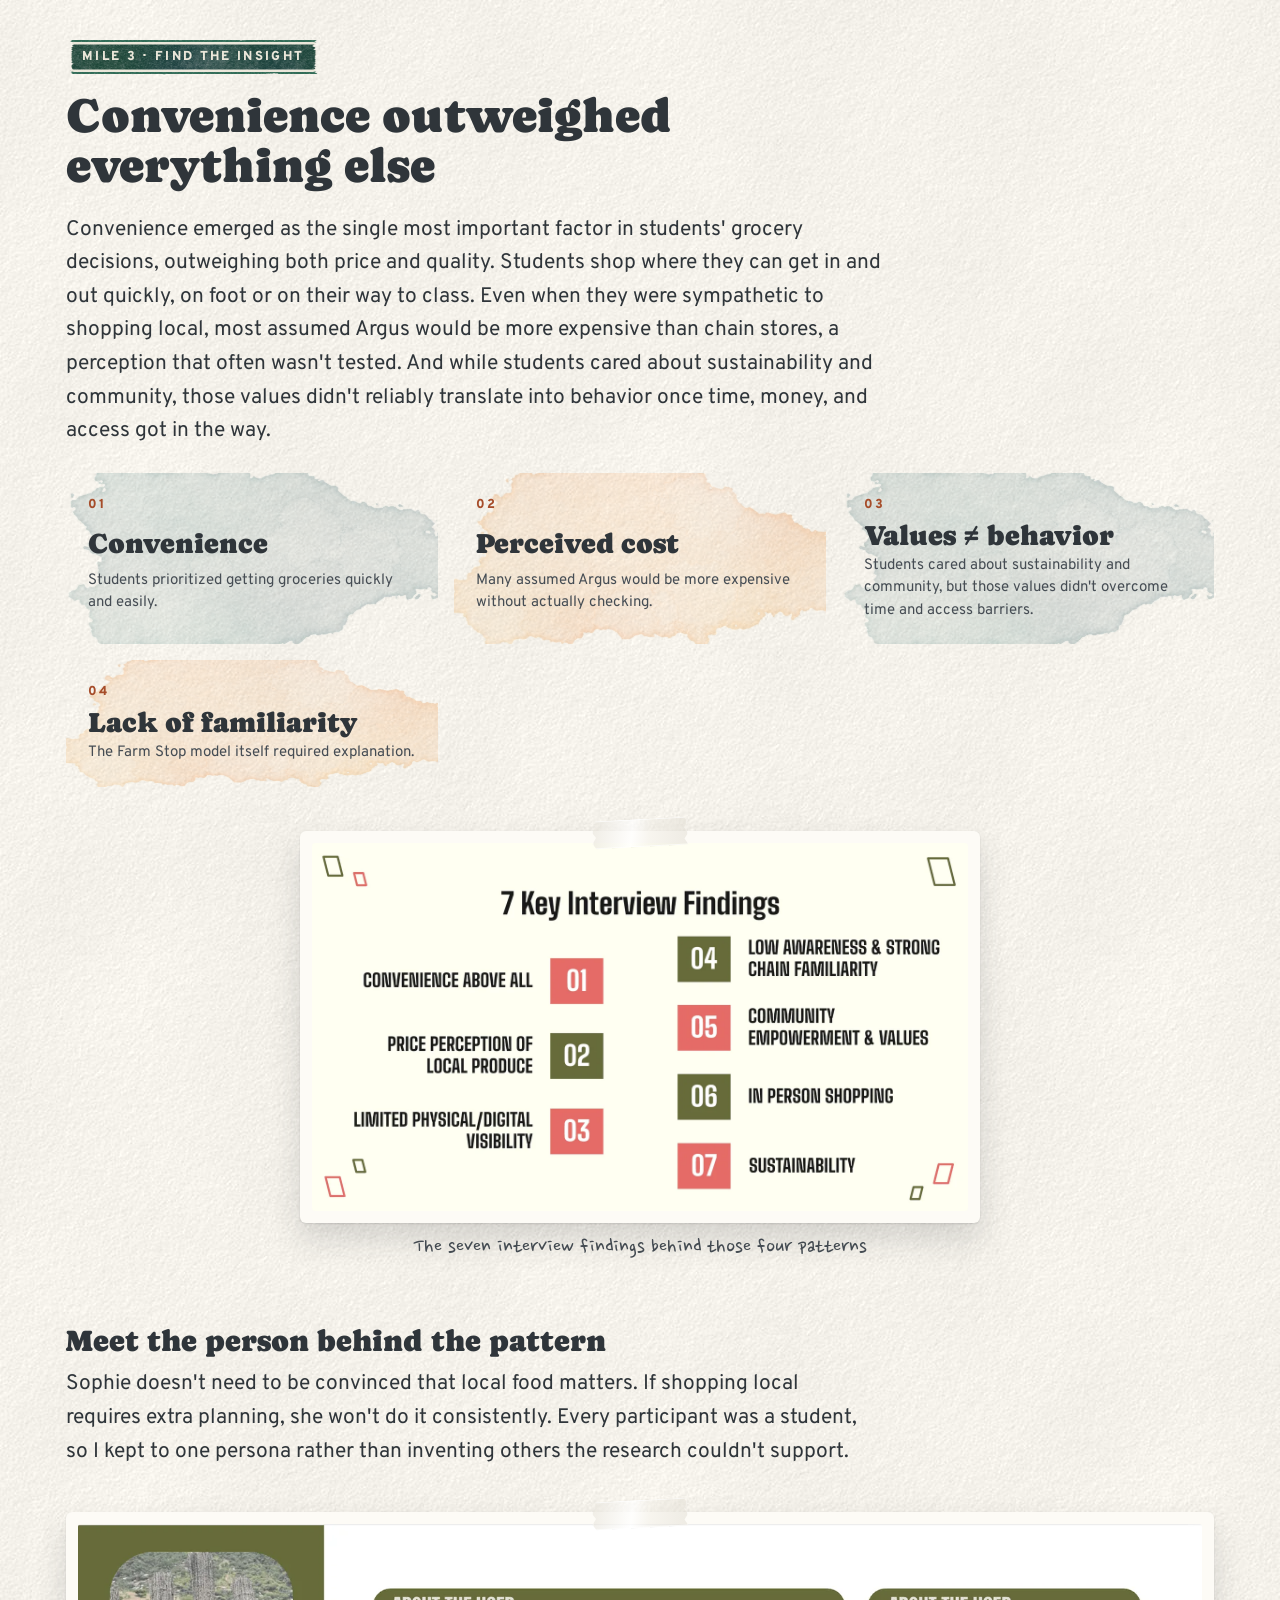
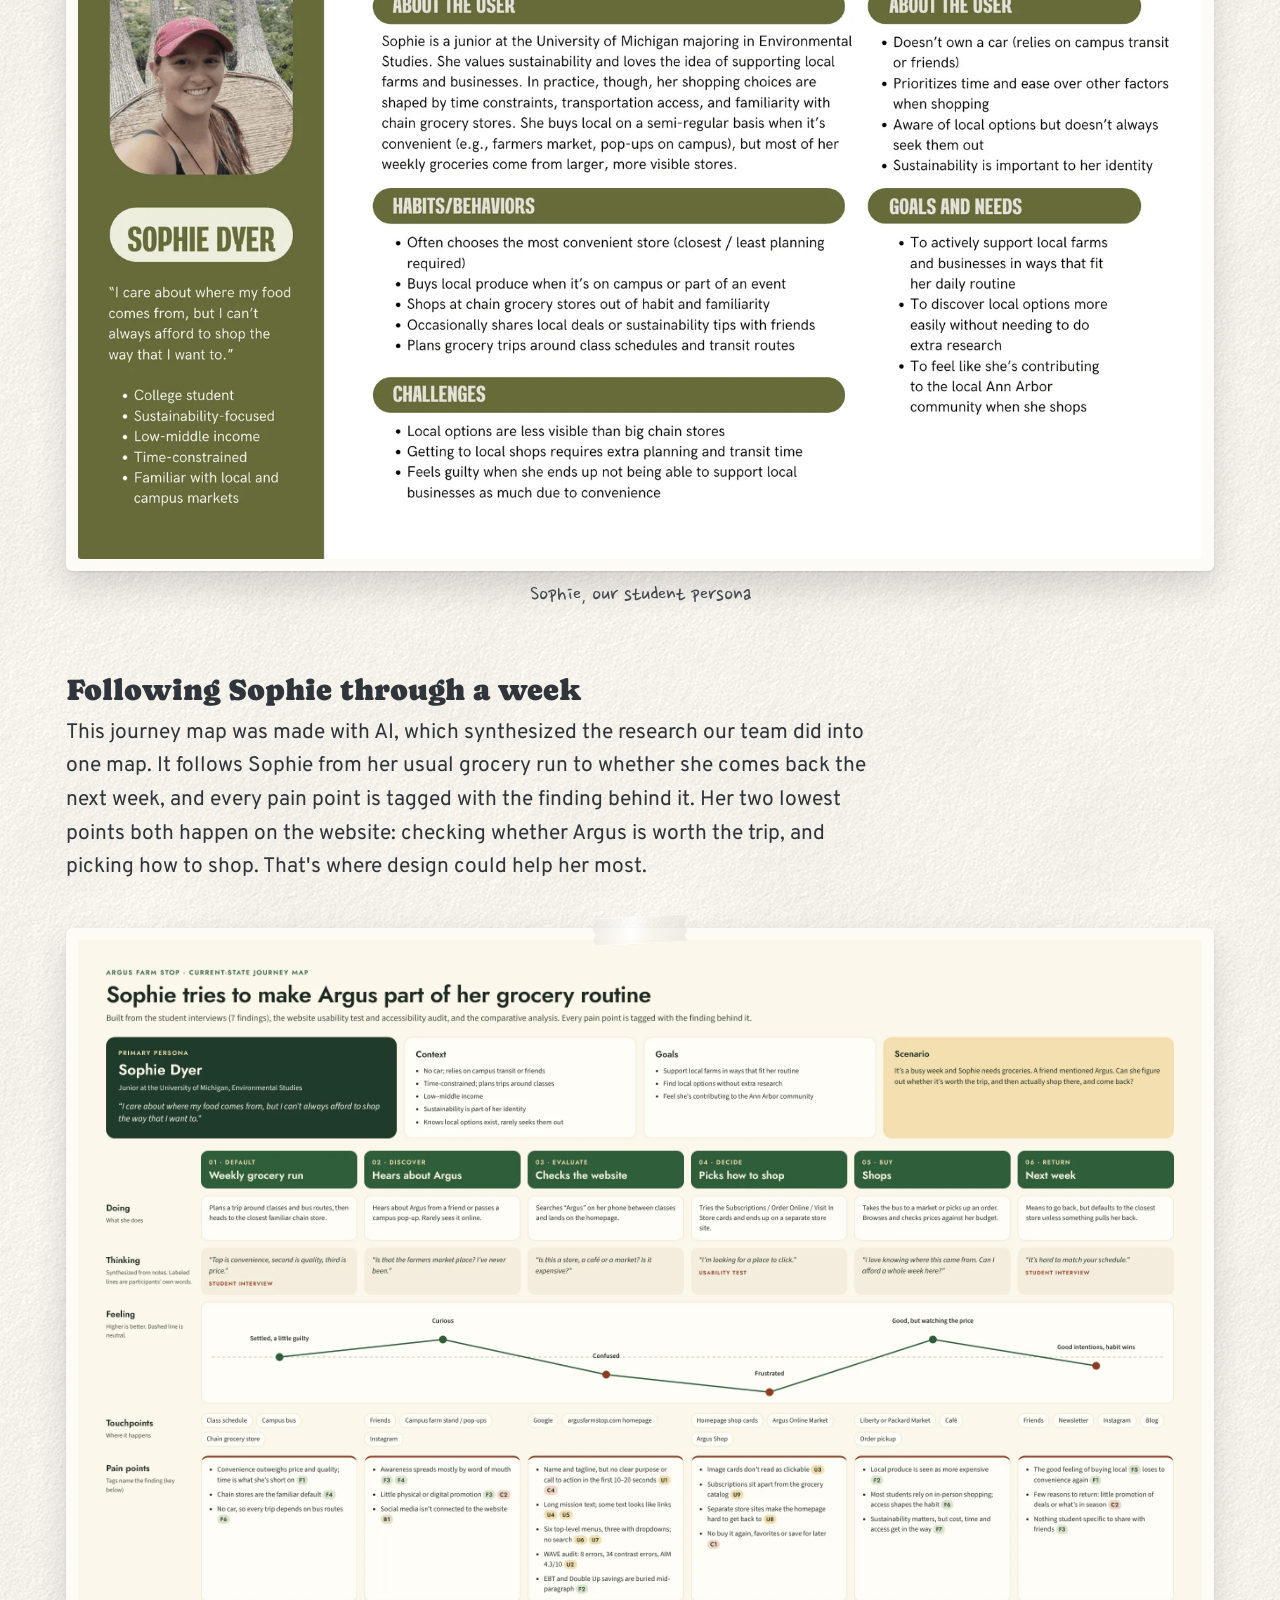
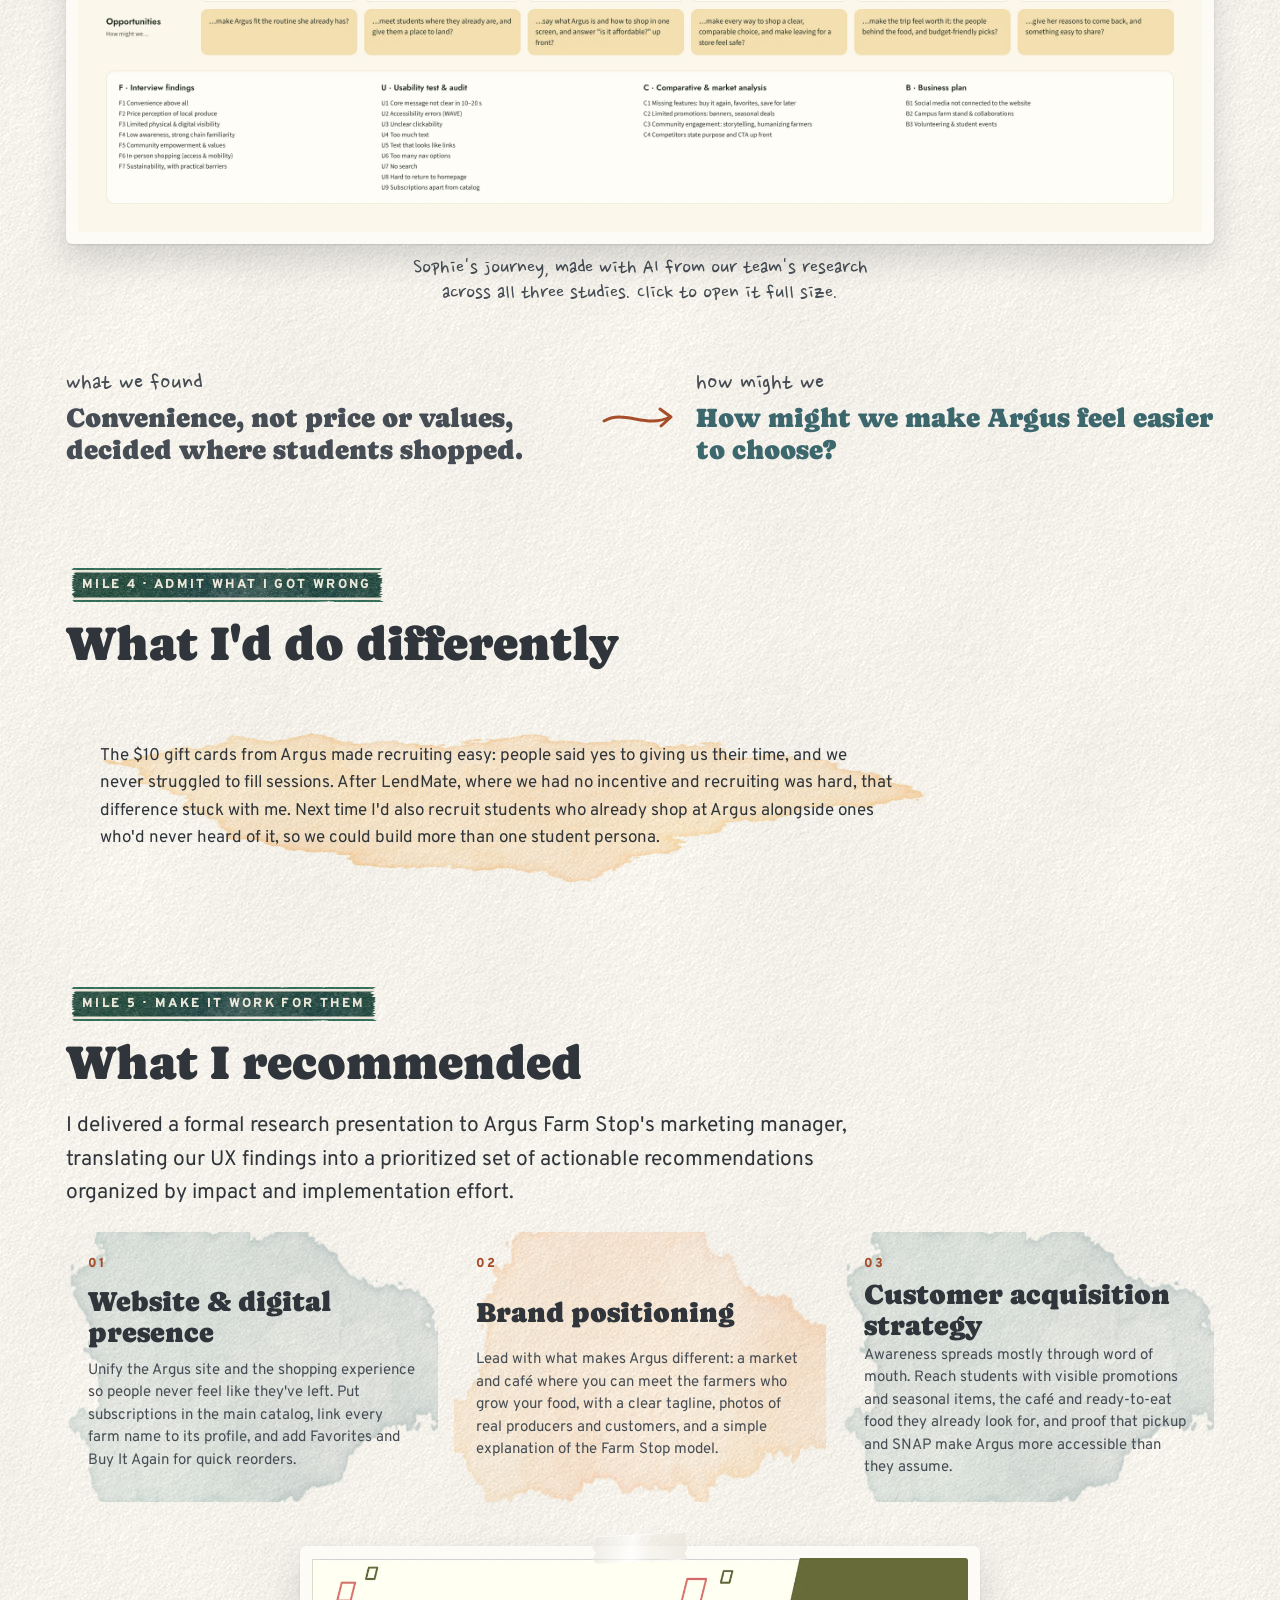
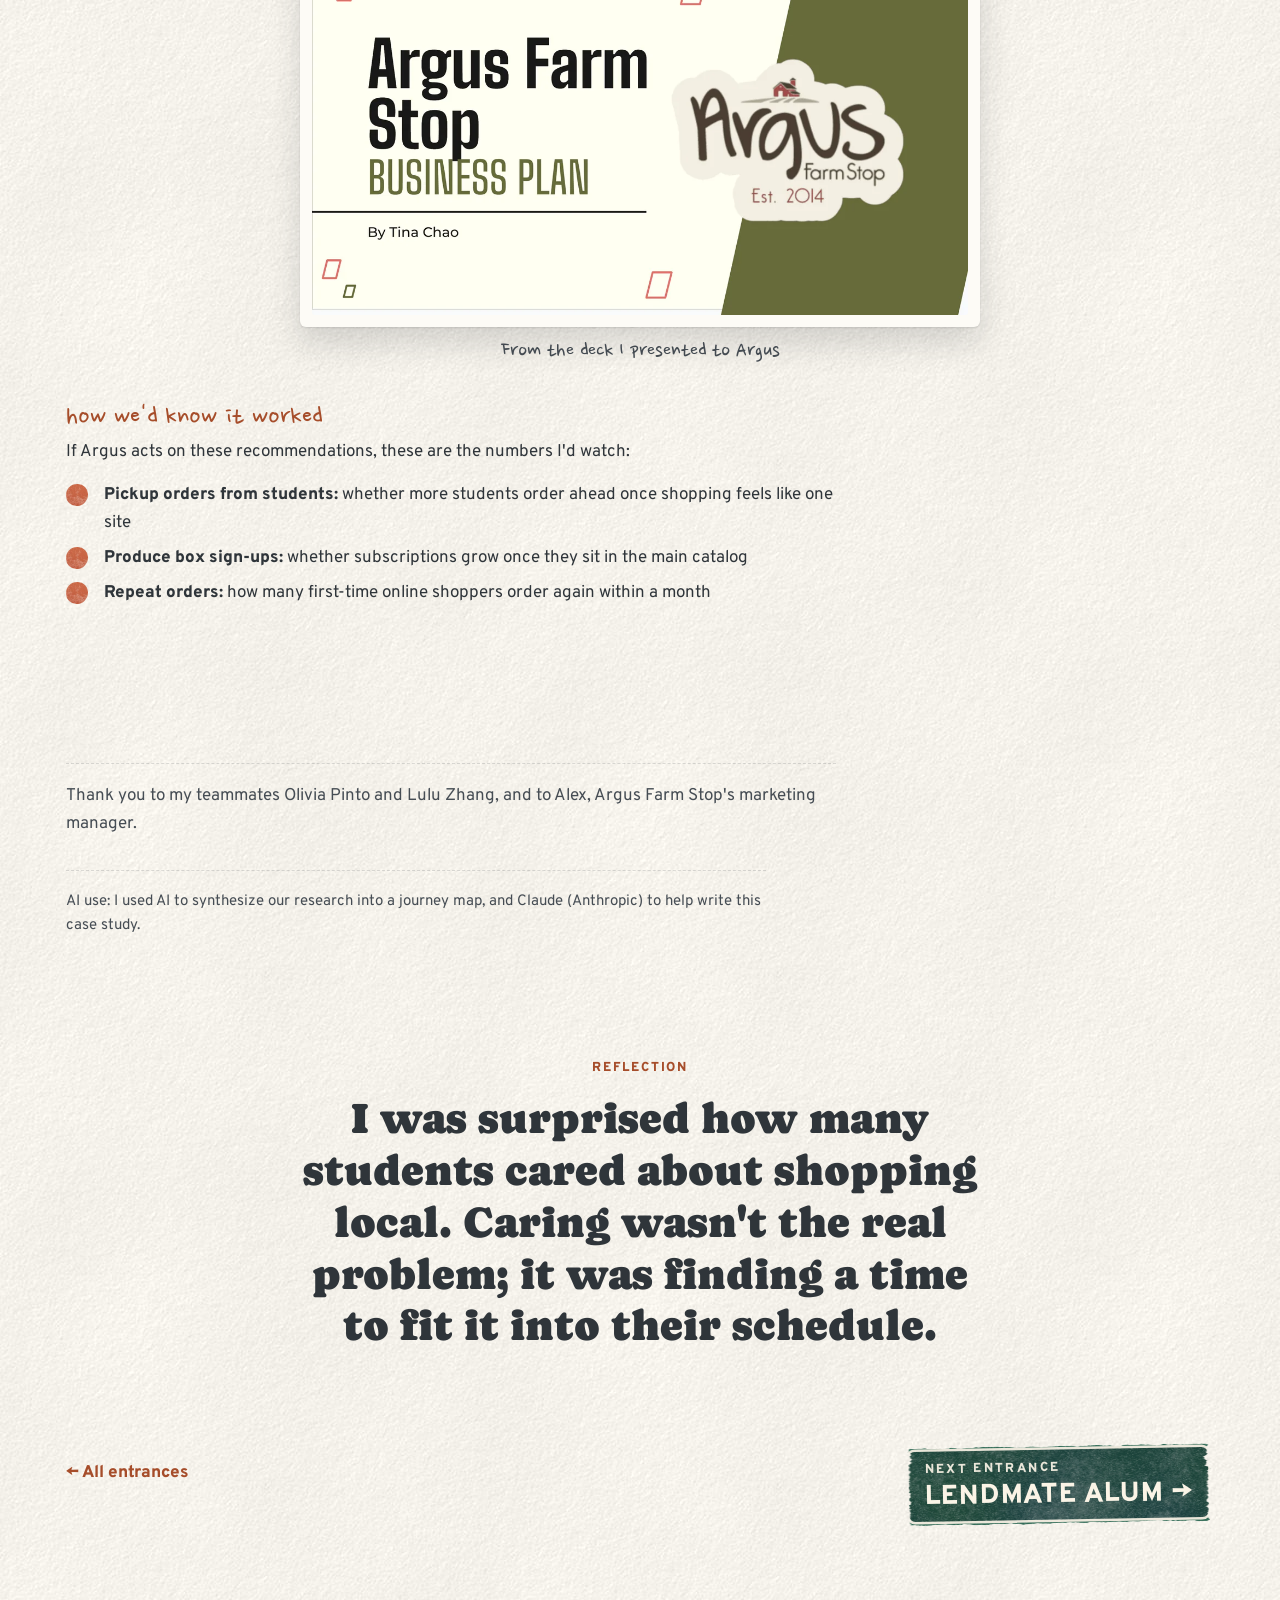
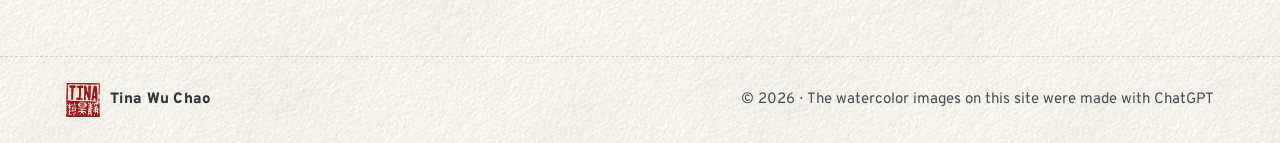
<file: argus.html>
<!doctype html>
<html lang="en">
<head>
<meta charset="utf-8">
<meta name="viewport" content="width=device-width, initial-scale=1, viewport-fit=cover">
<title>Argus Farm Stop case study · Tina Wu Chao</title>
<link rel="icon" href="favicon.ico?v=3" sizes="any">
<link rel="icon" type="image/png" sizes="32x32" href="images/icons/favicon-32.png?v=3">
<link rel="icon" type="image/png" sizes="16x16" href="images/icons/favicon-16.png?v=3">
<link rel="apple-touch-icon" href="images/icons/apple-touch-icon.png?v=3">
<meta name="description" content="Students cared about local food, but convenience, not price, quality, or even sustainability, decided where they shopped. I followed that finding from interviews and usability tests to a journey map and recommendations for Argus.">
<meta property="og:type" content="website">
<meta property="og:site_name" content="Tina Wu Chao">
<meta property="og:title" content="Argus Farm Stop · a UX case study by Tina Wu Chao">
<meta property="og:description" content="Students cared about local food, but convenience, not price, quality, or even sustainability, decided where they shopped. I followed that finding from interviews and usability tests to a journey map and recommendations for Argus.">
<meta property="og:url" content="https://tinawuchao.com/argus.html">
<meta property="og:image" content="https://tinawuchao.com/images/og/argus.jpg">
<meta property="og:image:width" content="1200">
<meta property="og:image:height" content="630">
<meta property="og:image:alt" content="Argus Farm Stop case study">
<meta name="twitter:card" content="summary_large_image">
<link rel="preconnect" href="https://fonts.googleapis.com">
<link rel="preconnect" href="https://fonts.gstatic.com" crossorigin>
<link rel="stylesheet" href="https://fonts.googleapis.com/css2?family=Caprasimo&family=Nanum+Pen+Script&family=Overpass:ital,wght@0,400;0,600;0,800;1,400&display=swap">
<link rel="stylesheet" href="css/site.css?v=20261111d">
<style>.tt-sticker { filter: url(#sticker-cut); }</style>
</head>
<body>
<svg width="0" height="0" style="position:absolute" aria-hidden="true">
  <defs>
    <filter id="wc-road" x="-15%" y="-2%" width="130%" height="104%" color-interpolation-filters="sRGB">
      <feTurbulence type="fractalNoise" baseFrequency="0.028" numOctaves="2" seed="4" result="warp"/>
      <feDisplacementMap in="SourceGraphic" in2="warp" scale="10" xChannelSelector="R" yChannelSelector="G" result="wet"/>
      <feTurbulence type="fractalNoise" baseFrequency="0.85" numOctaves="2" seed="9" result="grain"/>
      <feColorMatrix in="grain" type="matrix" values="0 0 0 0 0  0 0 0 0 0  0 0 0 0 0  0 0 0 -1.1 1.25" result="grainA"/>
      <feComposite in="wet" in2="grainA" operator="in" result="mottled"/>
      <feGaussianBlur in="mottled" stdDeviation=".5"/>
    </filter>
    <filter id="sticker-cut" x="-20%" y="-25%" width="140%" height="150%" color-interpolation-filters="sRGB">
      <feMorphology in="SourceAlpha" operator="dilate" radius="20" result="grown"/>
      <feGaussianBlur in="grown" stdDeviation="8" result="soft"/>
      <feComponentTransfer in="soft" result="cut"><feFuncA type="linear" slope="4" intercept="-1.6"/></feComponentTransfer>
      <feGaussianBlur in="cut" stdDeviation="7" result="blurred"/>
      <feOffset in="blurred" dx="3" dy="9" result="drop"/>
      <feFlood flood-color="#2a2018" flood-opacity=".3" result="shc"/>
      <feComposite in="shc" in2="drop" operator="in" result="shadow"/>
      <feFlood flood-color="#fffdf8" result="paper"/>
      <feComposite in="paper" in2="cut" operator="in" result="sticker"/>
      <feMerge><feMergeNode in="shadow"/><feMergeNode in="sticker"/></feMerge>
    </filter>
    <symbol id="arrow-out" viewBox="0 0 16 16"><path d="M5 3h8v8M13 3 3 13" fill="none" stroke="currentColor" stroke-width="2.2" stroke-linecap="round" stroke-linejoin="round"/></symbol>
  </defs>
</svg>

<nav class="nav" id="nav" aria-label="Main">
  <a class="brand" href="./"><img class="seal" src="images/seal.png" alt="" width="256" height="256"><span>Tina Wu Chao</span></a>
  <button class="menu-btn" id="menuBtn" aria-expanded="false" aria-controls="navLinks">Menu</button>
  <ul class="nav-links" id="navLinks">
    <li><a href="./#work" aria-current="true">Work</a></li>
    <li><a href="./#process">Process</a></li>
    <li><a href="./#studio">Studio</a></li>
    <li><a href="about.html">About</a></li>
    <li><a href="gallery.html">Gallery</a></li>
    <li><a href="Tina-Chao-Resume.pdf" target="_blank" rel="noopener">Résumé ↗</a></li>
    <li><a class="hello" href="./#contact">Say hello</a></li>
  </ul>
</nav>

<main id="argus" class="view subpage cs">
  <header class="wrap cs-head has-art" data-toc="Overview">
    <a class="back" href="./#work">← Back to all entrances</a>
    <div class="entry-sign">
      <span class="sign tab"><span class="tabtext">Case study · 2025–26</span></span>
      <span class="sign"><span class="big">Argus Farm Stop</span></span>
    </div>
    <h1 class="cs-title">Making a farm stop feel easier to choose</h1>
    <p class="cs-lede">Students cared about local food, but convenience, not price, quality, or even sustainability, decided where they shopped. I followed that finding from interviews and usability tests to a journey map and recommendations for Argus.</p>
    <figure class="cs-art"><img src="images/argus-before.webp" alt="Argus Farm Stop's homepage, with its logo and a photo of the Ann Arbor storefront" loading="eager"></figure>
  </header>

  <div class="wrap">
    <dl class="cs-meta">
      <div><dt>Role</dt><dd>UX researcher: interviews, usability tests, usability audit, competitive analysis, AI-made journey map, recommendations</dd></div>
      <div><dt>When</dt><dd>Class project · August to December 2025</dd></div>
      <div><dt>Team</dt><dd>3 UX researchers on the class project</dd></div>
      <div><dt>Tools</dt><dd>Figma, FigJam, Canva, Miro, Zoom, WAVE, AI tools</dd></div>
    </dl>

    <section class="inshort" aria-label="In short">
      <div><p class="hand">the problem</p><p>Argus had a strong local-food mission and 200+ Michigan farms and food producers on its shelves. But University of Michigan students weren't shopping there.</p></div>
      <div><p class="hand">what I did</p><p>We interviewed 9 students, tested the site with 6 more over Zoom, and compared five competitors. I led the website usability audit and used AI to turn our findings into a student journey map.</p></div>
      <div><p class="hand">where it stands</p><p>Our findings and recommendations went to Argus's marketing manager.</p></div>
    </section>

    <section class="myrole" aria-labelledby="argusRoleTitle">
      <h2 class="myrole-label" id="argusRoleTitle">my role</h2>
      <p class="myrole-lede">I worked with two teammates. We split the sessions between us: I ran 3 of the 9 interviews and 2 of the 6 usability tests. We conducted the competitive analysis together, and I independently led the website usability audit.</p>
      <dl class="myrole-grid">
        <div><dt>Research</dt><dd>Student interviews, synthesis contributions, journey map (made with AI)</dd></div>
        <div><dt>Evaluation</dt><dd>Website usability audit, competitive analysis</dd></div>
        <div><dt>Strategy</dt><dd>Stakeholder recommendations</dd></div>
      </dl>
    </section>

    <blockquote class="cs-quote">
      <p>“It's hard to match your schedule.”</p>
      <cite>A student we interviewed</cite>
    </blockquote>
  </div>

  <!-- MILE 1 -->
  <section class="wrap mile" aria-labelledby="ar1">
    <span class="sign mile-tab"><span class="tabtext">Mile 1 · Sit with the problem</span></span>
    <h2 id="ar1">Students weren't shopping there</h2>
    <div class="prose">
      <p>Argus Farm Stop is a year-round farmers market and café that's been serving Ann Arbor since 2014. Farmers drop off their food, set their own prices and keep 70% of every sale, so Argus can sell local food every day while the farmers stay on the farm. But despite its strong mission, University of Michigan students largely weren't shopping there.</p>
      <p>This project started as a class assignment, but I wanted it to mean something beyond the grade. Before we began, I reached out to Argus Farm Stop directly to ask whether this was a problem they were actually facing and whether research like ours could be genuinely useful to them. That conversation shaped everything. It kept our work grounded in real organizational needs rather than hypothetical ones, and it gave me a stakeholder relationship to stay accountable to throughout the process.</p>
      <p>Were students avoiding Argus because of affordability, convenience, visibility, or something else? We set out to answer:</p>
    </div>
    <ul class="questions">
      <li>How do perceptions of affordability, convenience, and visibility influence students' decisions to visit and make purchases at Argus Farm Stop?</li>
      <li>How might we improve the digital experience for Argus Farm Stop customers so that they can more easily discover products, understand the Farm Stop model, and convert to loyal shoppers?</li>
    </ul>
    <div class="aside-card honest argus-open">
      <p class="hand">the constraint</p>
      <p>Argus takes orders on separate stores: the Argus Online Market on Localine, Argus Shop, and Square for gift cards. Only argusfarmstop.com was ours to change, so anything that happens inside those stores became a recommendation instead of a design.</p>
    </div>
    <figure class="shot"><span class="shot-mat"><img src="images/argus-before.webp" alt="Argus Farm Stop's existing homepage: a full-width photo of the storefront with plants for sale out front, the words 'Argus Farm Stop' and 'Locally Farmed Food, 7 Days A Week, All Year Long' in large white type, and a menu with Order From Us, About Us, Events, Learn From Us and Get Involved." width="1600" height="908" loading="lazy"></span><figcaption>Before: Argus's existing homepage. It didn't clearly communicate the store's value proposition to first-time visitors.</figcaption></figure>
  </section>

  <!-- MILE 2 -->
  <section class="wrap mile" aria-labelledby="ar2">
    <span class="sign mile-tab"><span class="tabtext">Mile 2 · Listen to real people</span></span>
    <h2 id="ar2">What we heard from students</h2>
    <div class="split">
      <div class="prose">
        <p>We interviewed students, watched others use the website, and compared Argus with five competitors.</p>
        <ul class="methods">
          <li><b>Student interviews</b><span>9 University of Michigan students, split across our team of three</span></li>
          <li><b>Usability tests</b><span>6 students over Zoom, thinking aloud through real tasks on Argus's site</span></li>
          <li><b>Website usability audit</b><span>A WAVE accessibility check and heuristic review I led independently, benchmarked against Agricole Farm Stop in Chelsea, MI</span></li>
          <li><b>Competitive analysis</b><span>Five competitors compared on branding, e-commerce features and storytelling: Fresh Thyme, People's Food Co-op and Centre Markets (direct), Instacart (indirect) and Etsy (analogous)</span></li>
          <li><b>Affinity synthesis</b><span>Interview and session notes grouped into themes in Miro</span></li>
        </ul>
      </div>
      <figure class="shot argus-quotes-fig"><span class="shot-mat"><img src="images/argus-quotes.webp" alt="A Miro cluster titled 'Convenience commonly outweighs price,' with interview notes from students: one stops at Target on campus because she has no time during the week to stock up, another says 'top is convenience, second is quality, third is price,' and another walked to Target instead of taking a bus to Kroger." width="900" height="1011" loading="lazy"></span><figcaption>One cluster from our Miro board, in students' own words</figcaption></figure>
    </div>
    <div class="subblock">
      <h3>Patterns that kept appearing</h3>
      <div class="shot-pair argus-boards">
        <figure class="shot"><a class="shot-mat zoom" href="images/argus-miro-1.webp" target="_blank" rel="noopener" title="Open the full-size Miro board"><img src="images/argus-miro-1.webp" alt="Miro board section 1, headed 'Convenience emerges as the most important factor influencing students' grocery shopping decisions. It outweighs price and quality considerations, reflecting the high value students place on their limited time,' with sticky-note clusters on convenience versus price, distance to the store, produce selection, and perceptions of convenience based on time and location." width="2000" height="1008" loading="lazy"></a><figcaption>Convenience outweighed price and quality</figcaption></figure>
        <figure class="shot"><a class="shot-mat zoom" href="images/argus-miro-2.webp" target="_blank" rel="noopener" title="Open the full-size Miro board"><img src="images/argus-miro-2.webp" alt="Miro board under the research question, with sections on limited physical and digital promotion of local shopping, low awareness and strong familiarity with chain stores, and how buying fresh local produce connects students with their community and values." width="2200" height="735" loading="lazy"></a><figcaption>Visibility, awareness and values, grouped under our research question</figcaption></figure>
      </div>
    </div>
  </section>

  <!-- MILE 3 -->
  <section class="wrap mile" aria-labelledby="ar3" data-toc="Watching">
    <span class="sign mile-tab"><span class="tabtext">Watching</span></span>
    <h2 id="ar3">Students wanted to support Argus. The website got in the way.</h2>
    <div class="prose"><p>To see whether the website itself was part of the barrier, we ran moderated usability tests over Zoom with six University of Michigan students who grocery shop and had ordered groceries online before. Most were first-time visitors to the Argus site. They thought aloud while completing goal-based tasks, and we logged task success, time, errors, hesitations, and comments for each session. Argus provided $10 gift cards as participant incentives.</p></div>
    <dl class="cs-meta argus-plan">
      <div><dt>Participants</dt><dd>6 University of Michigan students</dd></div>
      <div><dt>Method</dt><dd>Moderated think-aloud over Zoom</dd></div>
      <div><dt>Tasks</dt><dd>Order for pickup, subscribe to the Weekly Produce Box and Monthly Local Cuts Club, find a vendor's website, get food today, send a gift card, find newsletter and SNAP information</dd></div>
      <div><dt>Measures</dt><dd>Task success, time, errors, hesitations, comments</dd></div>
    </dl>
    <p class="hand heard-label">where tasks broke down</p>
    <div class="plan">
      <div class="plan-num"><b>0 of 6</b><span>worked out how to get ready-to-eat food the same day</span></div>
      <div class="plan-num"><b>~1 of 6</b><span>reached a farm's website by looking up who grew a product</span></div>
      <div class="plan-num"><b>4 of 6</b><span>set up the weekly produce box, one of them with help</span></div>
    </div>
    <p class="hand heard-label">three issues came up again and again</p>
    <ol class="six">
      <li><b>Text that looked like links but wasn't</b><span>Farm names on product pages were red or bold, so participants tried to click them to find the vendor. One said, “I'm looking for a place to click.”</span></li>
      <li><b>Getting lost between two sites</b><span>Shopping happens on Localine, a separate platform with a different look. Participants weren't sure which site they were on or how to get back to the Argus homepage.</span></li>
      <li><b>Subscriptions hidden from the shop</b><span>The produce box and meat subscription weren't in the main catalog. They lived on separate pages with different layouts, so most participants couldn't find them while browsing.</span></li>
    </ol>
    <div class="prose"><p>Our clearest takeaway: even students who wanted to support Argus said the experience felt fragmented. One said they'd rather just shop in person.</p></div>
    <div class="subblock">
      <h3>The audit I led</h3>
      <p>I checked the existing site with the WAVE accessibility tool and a heuristic review, then benchmarked it against Agricole Farm Stop in Chelsea, MI. Agricole explains what it is in one sentence above the fold, with a five-item menu. Argus took scrolling to explain itself, behind six menu items with dropdowns, and its three main options were illustrated cards that didn't look clickable.</p>
      <div class="plan">
        <div class="plan-num"><b>8</b><span>errors, including missing alt text and a missing form label</span></div>
        <div class="plan-num"><b>34</b><span>contrast errors, mostly text over the hero photo</span></div>
        <div class="plan-num"><b>37</b><span>alerts for other accessibility concerns</span></div>
      </div>
    </div>
    <p class="hand heard-label">what competitors did better</p>
    <div class="made">
        <article><h3>Say what you are, up front</h3><p>The strongest sites described the business in the hero and gave a clear, immediate call to action.</p></article>
        <article><h3>Make reordering easy</h3><p>Buy It Again, Favorites and Save for Later were standard elsewhere and missing from Argus.</p></article>
        <article><h3>Promote what's in season</h3><p>Banners, deals and seasonal promotions gave shoppers a reason to look again. Argus had little of this.</p></article>
        <article><h3>Put people in the pictures</h3><p>Grids of farmers, real photos and short stories humanized the people behind the food.</p></article>
    </div>
  </section>

  <!-- MILE 4 -->
  <section class="wrap mile" aria-labelledby="ar4">
    <span class="sign mile-tab"><span class="tabtext">Mile 3 · Find the insight</span></span>
    <h2 id="ar4">Convenience outweighed everything else</h2>
    <div class="prose"><p>Convenience emerged as the single most important factor in students' grocery decisions, outweighing both price and quality. Students shop where they can get in and out quickly, on foot or on their way to class. Even when they were sympathetic to shopping local, most assumed Argus would be more expensive than chain stores, a perception that often wasn't tested. And while students cared about sustainability and community, those values didn't reliably translate into behavior once time, money, and access got in the way.</p></div>
    <ol class="six">
      <li><b>Convenience</b><span>Students prioritized getting groceries quickly and easily.</span></li>
      <li><b>Perceived cost</b><span>Many assumed Argus would be more expensive without actually checking.</span></li>
      <li><b>Values ≠ behavior</b><span>Students cared about sustainability and community, but those values didn't overcome time and access barriers.</span></li>
      <li><b>Lack of familiarity</b><span>The Farm Stop model itself required explanation.</span></li>
    </ol>
    <figure class="shot narrow"><span class="shot-mat"><img src="images/argus-findings.webp" alt="A slide titled '7 Key Interview Findings': convenience above all, price perception of local produce, limited physical and digital visibility, low awareness and strong chain familiarity, community empowerment and values, in-person shopping, and sustainability." width="1400" height="786" loading="lazy"></span><figcaption>The seven interview findings behind those four patterns</figcaption></figure>

    <div class="subblock">
      <h3>Meet the person behind the pattern</h3>
      <p>Sophie doesn't need to be convinced that local food matters. If shopping local requires extra planning, she won't do it consistently. Every participant was a student, so I kept to one persona rather than inventing others the research couldn't support.</p>
      <figure class="shot"><span class="shot-mat"><img src="images/argus-persona.webp" alt="Persona card for Sophie Dyer, a University of Michigan junior in Environmental Studies who says 'I care about where my food comes from, but I can't always afford to shop the way that I want to.' She doesn't own a car, prioritizes time and ease, often chooses the most convenient store, and wants to discover local options without extra research." width="1600" height="904" loading="lazy"></span><figcaption>Sophie, our student persona</figcaption></figure>
    </div>

    <div class="subblock">
      <h3>Following Sophie through a week</h3>
      <p>This journey map was made with AI, which synthesized the research our team did into one map. It follows Sophie from her usual grocery run to whether she comes back the next week, and every pain point is tagged with the finding behind it. Her two lowest points both happen on the website: checking whether Argus is worth the trip, and picking how to shop. That's where design could help her most.</p>
      <figure class="shot"><a class="shot-mat zoom" href="images/argus-journey.webp" target="_blank" rel="noopener" title="Open the full-size journey map"><img src="images/argus-journey.webp" alt="Journey map for Sophie across six stages: weekly grocery run, hears about Argus, checks the website, picks how to shop, shops, and next week. Rows show what she does, what she's thinking, how she feels, touchpoints, pain points tagged with research findings, and how-might-we opportunities. Her feelings start neutral, rise to curious when she hears about Argus, drop to confused on the website and frustrated when picking how to shop, rise to good but price-conscious while shopping, and settle below neutral as habit wins the next week." width="2560" height="2032" loading="lazy"></a><figcaption>Sophie's journey, made with AI from our team's research across all three studies. Click to open it full size.</figcaption></figure>
    </div>

    <div class="reframe argus-hmw">
      <div class="rf before"><p class="hand">what we found</p><p class="rf-text">Convenience, not price or values, decided where students shopped.</p></div>
      <svg class="rf-arrow" viewBox="0 0 80 40" aria-hidden="true"><path d="M4 22 C 24 10, 46 30, 70 18 M60 10 L71 18 L61 27" fill="none" stroke="#a64d2a" stroke-width="3" stroke-linecap="round" stroke-linejoin="round"/></svg>
      <div class="rf after"><p class="hand">how might we</p><p class="rf-text">How might we make Argus feel easier to choose?</p></div>
    </div>
  </section>

  <section class="wrap mile" aria-labelledby="arWrong">
    <span class="sign mile-tab"><span class="tabtext">Mile 4 · Admit what I got wrong</span></span>
    <h2 id="arWrong">What I'd do differently</h2>
    <div class="argus-learned">
      <div class="aside-card honest">
        <p>The $10 gift cards from Argus made recruiting easy: people said yes to giving us their time, and we never struggled to fill sessions. After LendMate, where we had no incentive and recruiting was hard, that difference stuck with me. Next time I'd also recruit students who already shop at Argus alongside ones who'd never heard of it, so we could build more than one student persona.</p>
      </div>
    </div>
  </section>

  <section class="wrap mile" aria-labelledby="arRecs">
    <span class="sign mile-tab"><span class="tabtext">Mile 5 · Make it work for them</span></span>
    <h2 id="arRecs">What I recommended</h2>
    <div class="prose"><p>I delivered a formal research presentation to Argus Farm Stop's marketing manager, translating our UX findings into a prioritized set of actionable recommendations organized by impact and implementation effort.</p></div>
    <ol class="six argus-recs">
      <li><b>Website &amp; digital presence</b><span>Unify the Argus site and the shopping experience so people never feel like they've left. Put subscriptions in the main catalog, link every farm name to its profile, and add Favorites and Buy It Again for quick reorders.</span></li>
      <li><b>Brand positioning</b><span>Lead with what makes Argus different: a market and café where you can meet the farmers who grow your food, with a clear tagline, photos of real producers and customers, and a simple explanation of the Farm Stop model.</span></li>
      <li><b>Customer acquisition strategy</b><span>Awareness spreads mostly through word of mouth. Reach students with visible promotions and seasonal items, the café and ready-to-eat food they already look for, and proof that pickup and SNAP make Argus more accessible than they assume.</span></li>
    </ol>
    <figure class="shot narrow"><span class="shot-mat"><img src="images/argus-deck.webp" alt="Title slide reading 'Argus Farm Stop Business Plan, by Tina Chao,' with the Argus Farm Stop logo on a green panel." width="1200" height="654" loading="lazy"></span><figcaption>From the deck I presented to Argus</figcaption></figure>
    <div class="measures">
      <p class="hand">how we'd know it worked</p>
      <p>If Argus acts on these recommendations, these are the numbers I'd watch:</p>
      <ul class="markers">
        <li><span><b>Pickup orders from students:</b> whether more students order ahead once shopping feels like one site</span></li>
        <li><span><b>Produce box sign-ups:</b> whether subscriptions grow once they sit in the main catalog</span></li>
        <li><span><b>Repeat orders:</b> how many first-time online shoppers order again within a month</span></li>
      </ul>
    </div>
  </section>

  <section class="wrap mile" aria-label="Thanks and AI use">
    <p class="still">Thank you to my teammates Olivia Pinto and Lulu Zhang, and to Alex, Argus Farm Stop's marketing manager.</p>
    <p class="still sb-ai">AI use: I used AI to synthesize our research into a journey map, and Claude (Anthropic) to help write this case study.</p>
  </section>

  <section class="wrap reflection" aria-label="Reflection" data-toc="Reflection">
    <p class="eyebrow">Reflection</p>
    <p class="refl">I was surprised how many students cared about shopping local. Caring wasn't the real problem; it was finding a time to fit it into their schedule.</p>
  </section>

  <nav class="wrap cs-next" aria-label="Next">
    <a class="back" href="./#work">← All entrances</a>
    <a class="next-sign sign" href="lendmate.html"><span class="tabtext">Next entrance</span><span class="big">LendMate Alum →</span></a>
  </nav>
</main>

<footer>
  <div class="wrap">
    <a class="brand" href="./"><img class="seal" src="images/seal.png" alt="" width="256" height="256"><span>Tina Wu Chao</span></a>
    <span>© 2026 · The watercolor images on this site were made with ChatGPT</span>
  </div>
</footer>

<script src="js/site.js?v=20261111c"></script>
</body>
</html>
</file>
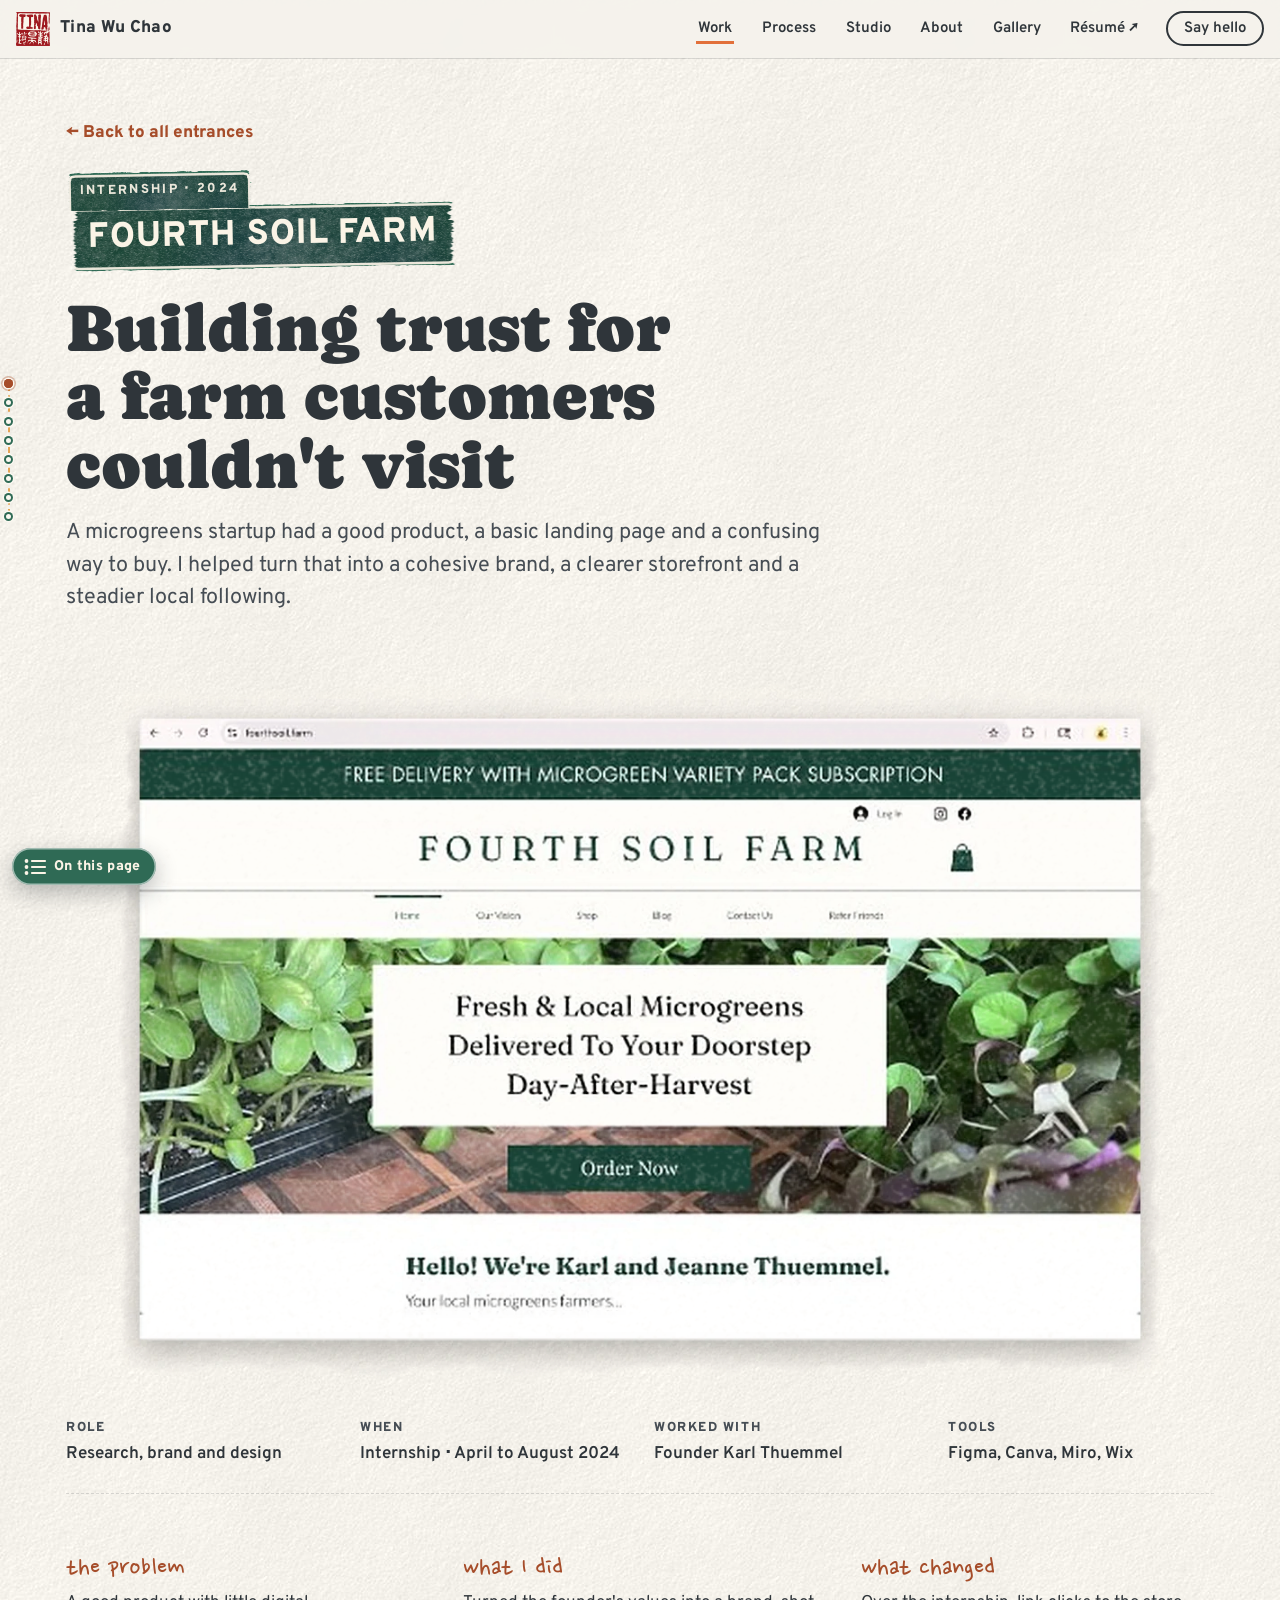
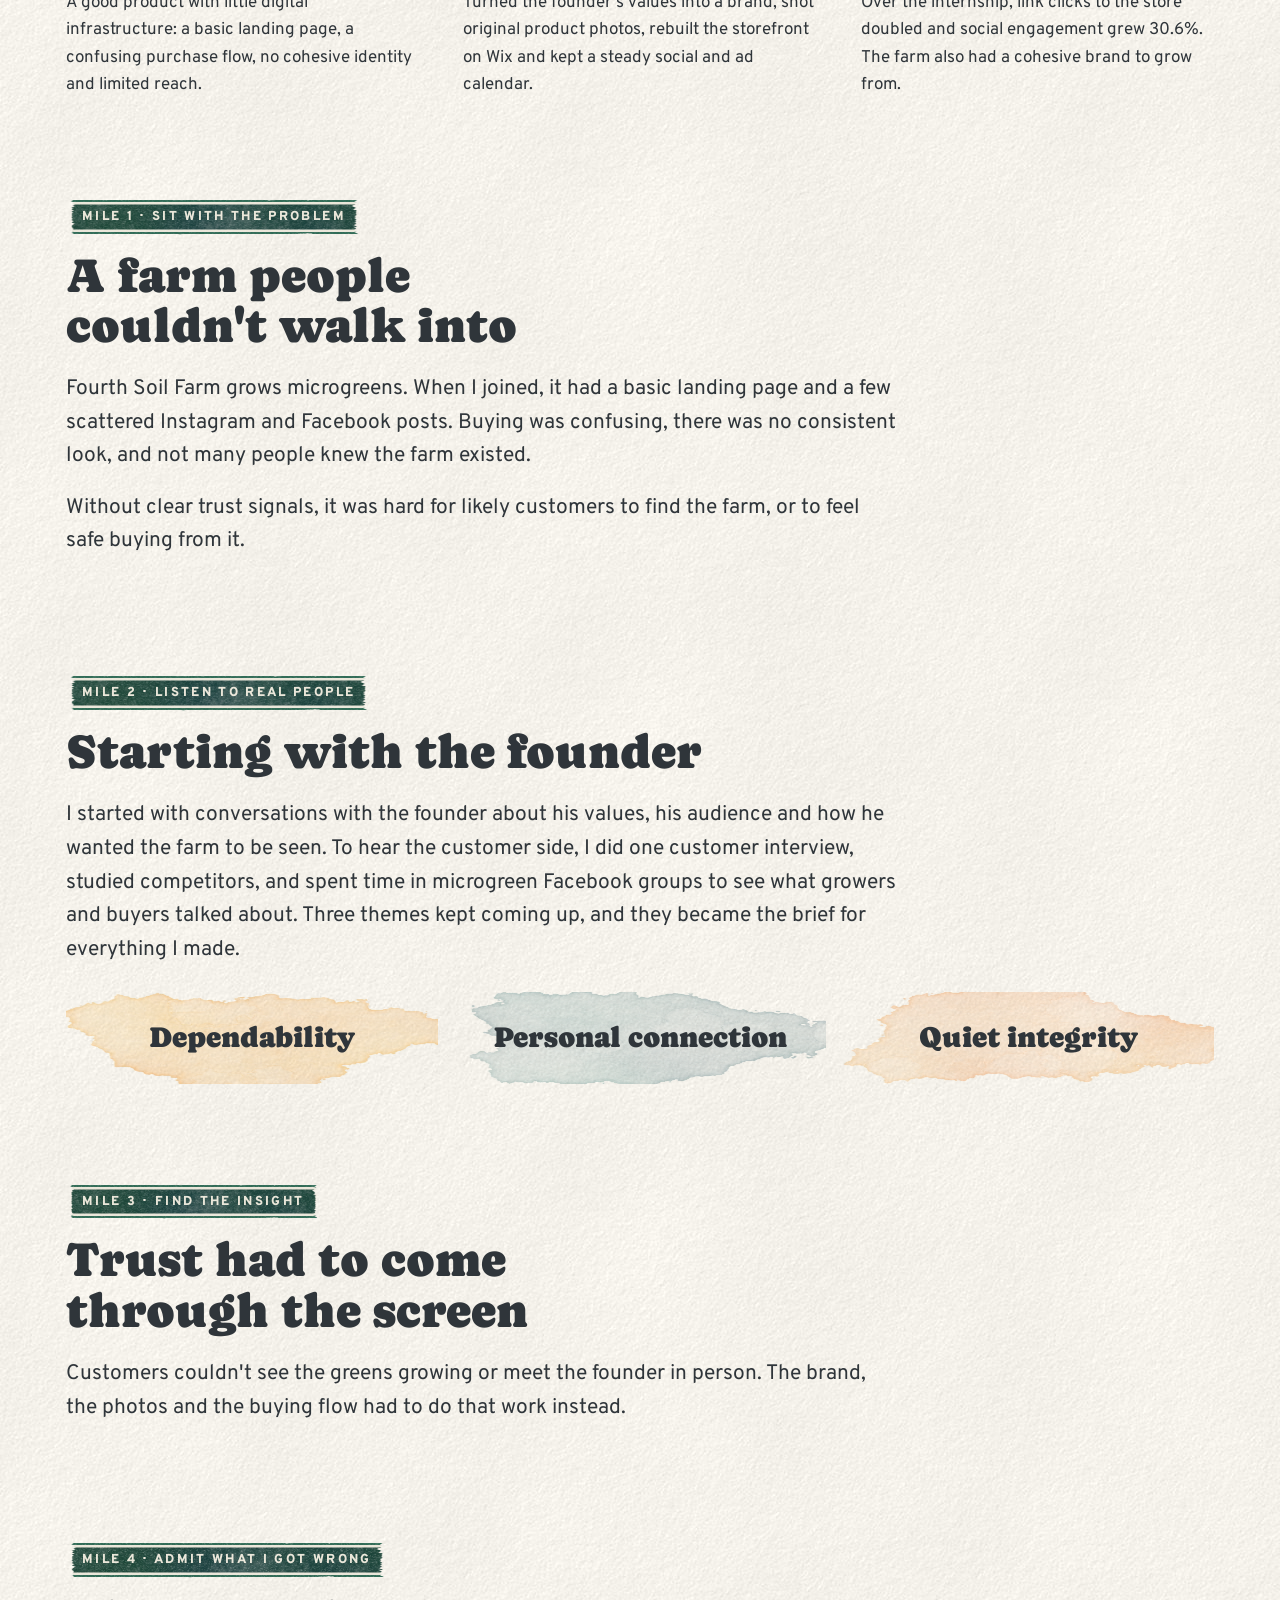
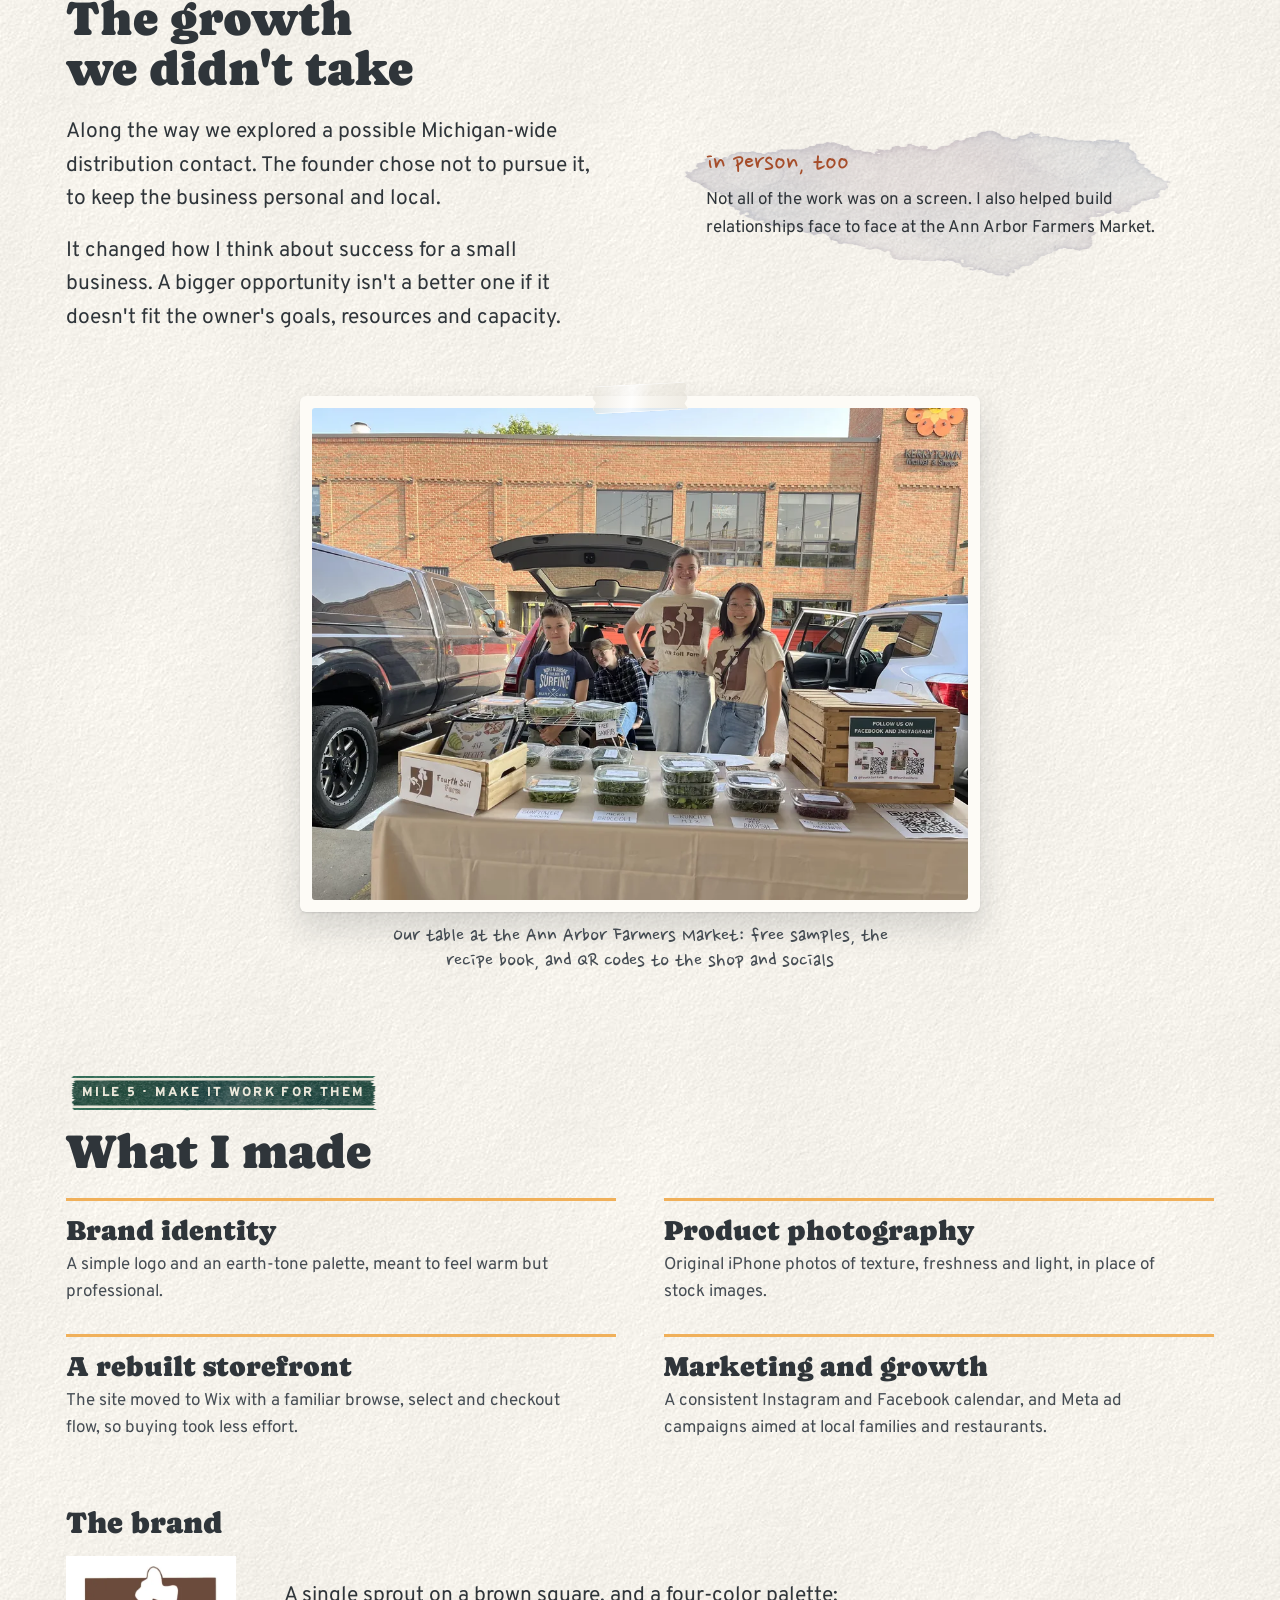
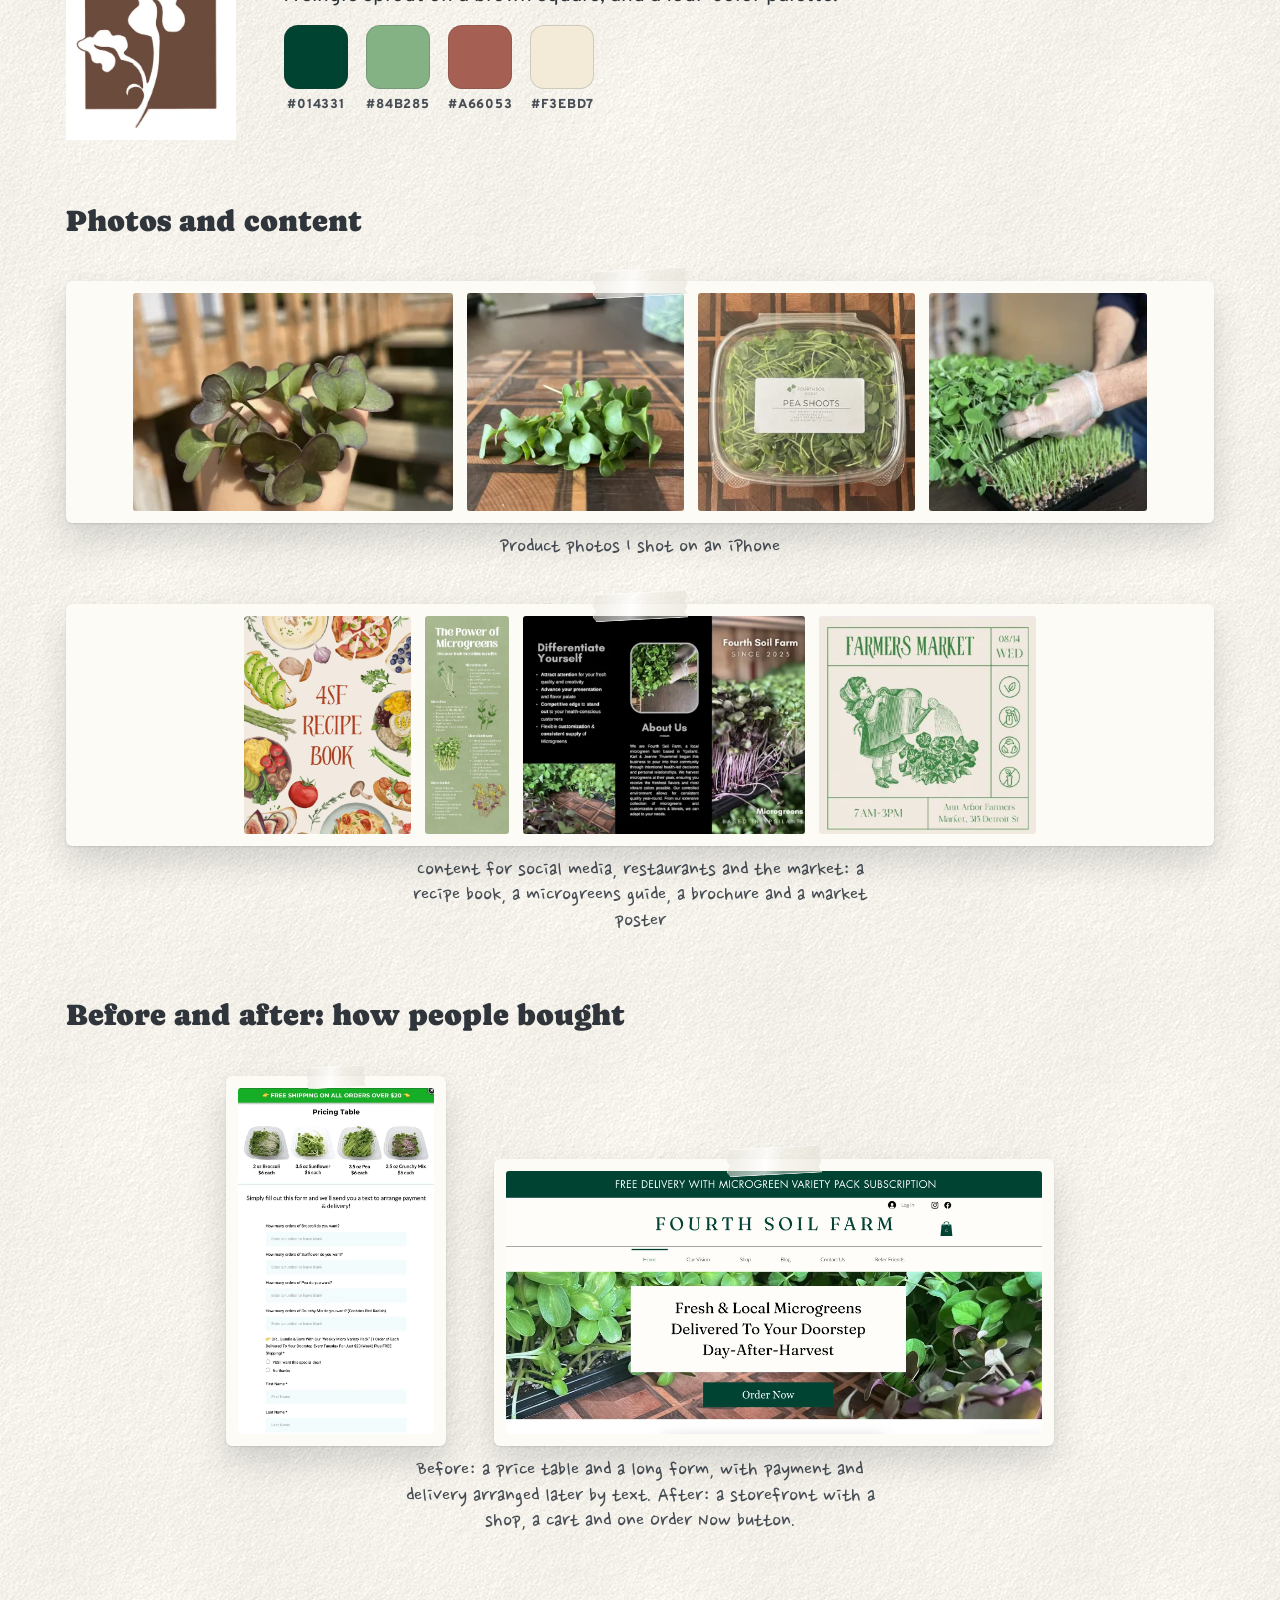
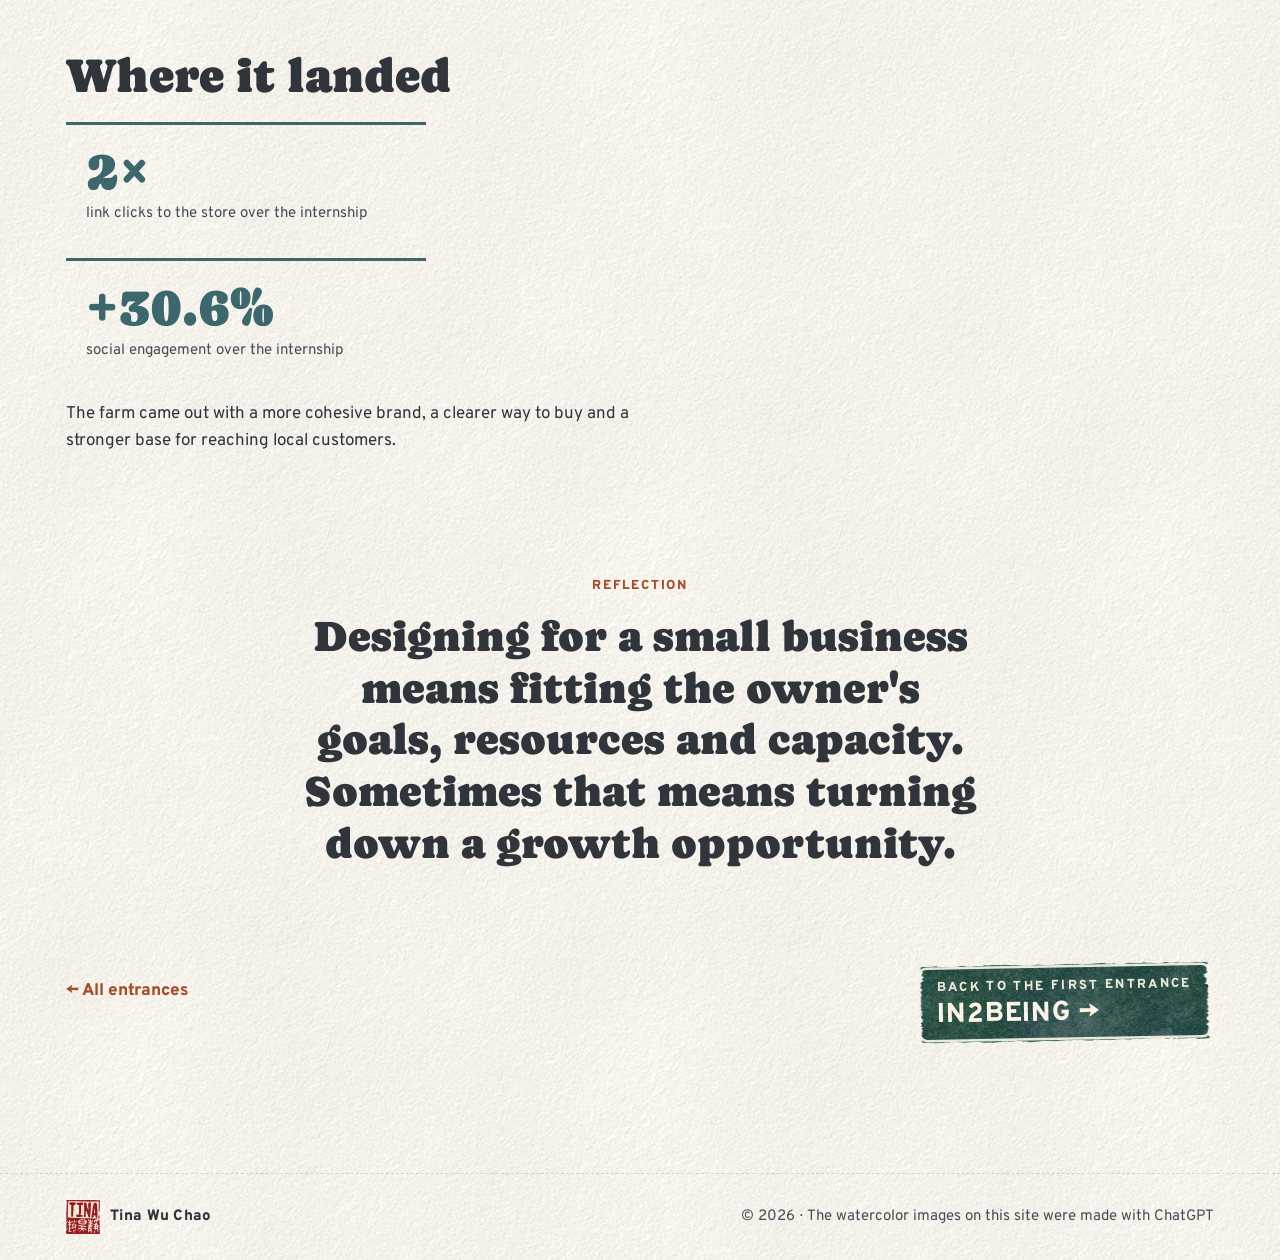
<file: fourth-soil.html>
<!doctype html>
<html lang="en">
<head>
<meta charset="utf-8">
<meta name="viewport" content="width=device-width, initial-scale=1, viewport-fit=cover">
<title>Fourth Soil Farm case study · Tina Wu Chao</title>
<link rel="icon" href="favicon.ico?v=3" sizes="any">
<link rel="icon" type="image/png" sizes="32x32" href="images/icons/favicon-32.png?v=3">
<link rel="icon" type="image/png" sizes="16x16" href="images/icons/favicon-16.png?v=3">
<link rel="apple-touch-icon" href="images/icons/apple-touch-icon.png?v=3">
<meta name="description" content="A microgreens startup had a good product, a basic landing page and a confusing way to buy. I helped turn that into a cohesive brand, a clearer storefront and a steadier local following.">
<meta property="og:type" content="website">
<meta property="og:site_name" content="Tina Wu Chao">
<meta property="og:title" content="Fourth Soil Farm · a UX case study by Tina Wu Chao">
<meta property="og:description" content="A microgreens startup had a good product, a basic landing page and a confusing way to buy. I helped turn that into a cohesive brand, a clearer storefront and a steadier local following.">
<meta property="og:url" content="https://tinawuchao.com/fourth-soil.html">
<meta property="og:image" content="https://tinawuchao.com/images/og/fourth-soil.jpg">
<meta property="og:image:width" content="1200">
<meta property="og:image:height" content="630">
<meta property="og:image:alt" content="Fourth Soil Farm case study">
<meta name="twitter:card" content="summary_large_image">
<link rel="preconnect" href="https://fonts.googleapis.com">
<link rel="preconnect" href="https://fonts.gstatic.com" crossorigin>
<link rel="stylesheet" href="https://fonts.googleapis.com/css2?family=Caprasimo&family=Nanum+Pen+Script&family=Overpass:ital,wght@0,400;0,600;0,800;1,400&display=swap">
<link rel="stylesheet" href="css/site.css?v=20261111d">
<style>.tt-sticker { filter: url(#sticker-cut); }</style>
</head>
<body>
<svg width="0" height="0" style="position:absolute" aria-hidden="true">
  <defs>
    <filter id="wc-road" x="-15%" y="-2%" width="130%" height="104%" color-interpolation-filters="sRGB">
      <feTurbulence type="fractalNoise" baseFrequency="0.028" numOctaves="2" seed="4" result="warp"/>
      <feDisplacementMap in="SourceGraphic" in2="warp" scale="10" xChannelSelector="R" yChannelSelector="G" result="wet"/>
      <feTurbulence type="fractalNoise" baseFrequency="0.85" numOctaves="2" seed="9" result="grain"/>
      <feColorMatrix in="grain" type="matrix" values="0 0 0 0 0  0 0 0 0 0  0 0 0 0 0  0 0 0 -1.1 1.25" result="grainA"/>
      <feComposite in="wet" in2="grainA" operator="in" result="mottled"/>
      <feGaussianBlur in="mottled" stdDeviation=".5"/>
    </filter>
    <filter id="sticker-cut" x="-20%" y="-25%" width="140%" height="150%" color-interpolation-filters="sRGB">
      <feMorphology in="SourceAlpha" operator="dilate" radius="20" result="grown"/>
      <feGaussianBlur in="grown" stdDeviation="8" result="soft"/>
      <feComponentTransfer in="soft" result="cut"><feFuncA type="linear" slope="4" intercept="-1.6"/></feComponentTransfer>
      <feGaussianBlur in="cut" stdDeviation="7" result="blurred"/>
      <feOffset in="blurred" dx="3" dy="9" result="drop"/>
      <feFlood flood-color="#2a2018" flood-opacity=".3" result="shc"/>
      <feComposite in="shc" in2="drop" operator="in" result="shadow"/>
      <feFlood flood-color="#fffdf8" result="paper"/>
      <feComposite in="paper" in2="cut" operator="in" result="sticker"/>
      <feMerge><feMergeNode in="shadow"/><feMergeNode in="sticker"/></feMerge>
    </filter>
    <symbol id="arrow-out" viewBox="0 0 16 16"><path d="M5 3h8v8M13 3 3 13" fill="none" stroke="currentColor" stroke-width="2.2" stroke-linecap="round" stroke-linejoin="round"/></symbol>
  </defs>
</svg>

<nav class="nav" id="nav" aria-label="Main">
  <a class="brand" href="./"><img class="seal" src="images/seal.png" alt="" width="256" height="256"><span>Tina Wu Chao</span></a>
  <button class="menu-btn" id="menuBtn" aria-expanded="false" aria-controls="navLinks">Menu</button>
  <ul class="nav-links" id="navLinks">
    <li><a href="./#work" aria-current="true">Work</a></li>
    <li><a href="./#process">Process</a></li>
    <li><a href="./#studio">Studio</a></li>
    <li><a href="about.html">About</a></li>
    <li><a href="gallery.html">Gallery</a></li>
    <li><a href="Tina-Chao-Resume.pdf" target="_blank" rel="noopener">Résumé ↗</a></li>
    <li><a class="hello" href="./#contact">Say hello</a></li>
  </ul>
</nav>

<main id="fourth-soil" class="view subpage cs">
  <header class="wrap cs-head" data-toc="Overview">
    <a class="back" href="./#work">← Back to all entrances</a>
    <div class="entry-sign">
      <span class="sign tab"><span class="tabtext">Internship · 2024</span></span>
      <span class="sign"><span class="big">Fourth Soil Farm</span></span>
    </div>
    <h1 class="cs-title">Building trust for a farm customers couldn't visit</h1>
    <p class="cs-lede">A microgreens startup had a good product, a basic landing page and a confusing way to buy. I helped turn that into a cohesive brand, a clearer storefront and a steadier local following.</p>
  </header>

  <div class="wrap">
    <figure class="frame cs-cover"><img src="images/work-fourth-soil.webp" alt="Fourth Soil Farm's redesigned homepage: a green banner offering free delivery with a microgreen subscription, the farm's name, and a photo of fresh microgreens with an Order Now button." width="1200" height="800" loading="lazy"></figure>
    <dl class="cs-meta">
      <div><dt>Role</dt><dd>Research, brand and design</dd></div>
      <div><dt>When</dt><dd>Internship · April to August 2024</dd></div>
      <div><dt>Worked with</dt><dd>Founder Karl Thuemmel</dd></div>
      <div><dt>Tools</dt><dd>Figma, Canva, Miro, Wix</dd></div>
    </dl>

    <section class="inshort" aria-label="In short">
      <div><p class="hand">the problem</p><p>A good product with little digital infrastructure: a basic landing page, a confusing purchase flow, no cohesive identity and limited reach.</p></div>
      <div><p class="hand">what I did</p><p>Turned the founder's values into a brand, shot original product photos, rebuilt the storefront on Wix and kept a steady social and ad calendar.</p></div>
      <div><p class="hand">what changed</p><p>Over the internship, link clicks to the store doubled and social engagement grew 30.6%. The farm also had a cohesive brand to grow from.</p></div>
    </section>
  </div>

  <section class="wrap mile" aria-labelledby="fs1">
    <span class="sign mile-tab"><span class="tabtext">Mile 1 · Sit with the problem</span></span>
    <h2 id="fs1">A farm people couldn't walk into</h2>
    <div class="prose">
      <p>Fourth Soil Farm grows microgreens. When I joined, it had a basic landing page and a few scattered Instagram and Facebook posts. Buying was confusing, there was no consistent look, and not many people knew the farm existed.</p>
      <p>Without clear trust signals, it was hard for likely customers to find the farm, or to feel safe buying from it.</p>
    </div>
  </section>

  <section class="wrap mile" aria-labelledby="fs2">
    <span class="sign mile-tab"><span class="tabtext">Mile 2 · Listen to real people</span></span>
    <h2 id="fs2">Starting with the founder</h2>
    <div class="prose">
      <p>I started with conversations with the founder about his values, his audience and how he wanted the farm to be seen. To hear the customer side, I did one customer interview, studied competitors, and spent time in microgreen Facebook groups to see what growers and buyers talked about. Three themes kept coming up, and they became the brief for everything I made.</p>
    </div>
    <ul class="themes" aria-label="Three brand themes">
      <li>Dependability</li><li>Personal connection</li><li>Quiet integrity</li>
    </ul>
  </section>

  <section class="wrap mile" aria-labelledby="fs3">
    <span class="sign mile-tab"><span class="tabtext">Mile 3 · Find the insight</span></span>
    <h2 id="fs3">Trust had to come through the screen</h2>
    <div class="prose">
      <p>Customers couldn't see the greens growing or meet the founder in person. The brand, the photos and the buying flow had to do that work instead.</p>
    </div>
  </section>

  <section class="wrap mile" aria-labelledby="fs4">
    <span class="sign mile-tab"><span class="tabtext">Mile 4 · Admit what I got wrong</span></span>
    <h2 id="fs4">The growth we didn't take</h2>
    <div class="split even">
      <div class="prose">
        <p>Along the way we explored a possible Michigan-wide distribution contact. The founder chose not to pursue it, to keep the business personal and local.</p>
        <p>It changed how I think about success for a small business. A bigger opportunity isn't a better one if it doesn't fit the owner's goals, resources and capacity.</p>
      </div>
      <div class="aside-card">
        <p class="hand">in person, too</p>
        <p>Not all of the work was on a screen. I also helped build relationships face to face at the Ann Arbor Farmers Market.</p>
      </div>
    </div>
    <figure class="shot narrow">
      <span class="shot-mat"><img src="images/fs-market.webp" alt="Fourth Soil Farm's table outside Kerrytown Market &amp; Shops in Ann Arbor: containers of microgreens, a free samples sign, the recipe book and QR codes to the website and socials, with four people behind it, two in Fourth Soil Farm T-shirts." width="1024" height="768" loading="lazy"></span>
      <figcaption>Our table at the Ann Arbor Farmers Market: free samples, the recipe book, and QR codes to the shop and socials</figcaption>
    </figure>
  </section>

  <section class="wrap mile" aria-labelledby="fs5">
    <span class="sign mile-tab"><span class="tabtext">Mile 5 · Make it work for them</span></span>
    <h2 id="fs5">What I made</h2>
    <div class="made">
      <article><h3>Brand identity</h3><p>A simple logo and an earth-tone palette, meant to feel warm but professional.</p></article>
      <article><h3>Product photography</h3><p>Original iPhone photos of texture, freshness and light, in place of stock images.</p></article>
      <article><h3>A rebuilt storefront</h3><p>The site moved to Wix with a familiar browse, select and checkout flow, so buying took less effort.</p></article>
      <article><h3>Marketing and growth</h3><p>A consistent Instagram and Facebook calendar, and Meta ad campaigns aimed at local families and restaurants.</p></article>
    </div>
    <div class="subblock">
      <h3>The brand</h3>
      <div class="fs-brand">
        <figure class="fs-logo"><img src="images/fs-logo.webp" alt="Fourth Soil Farm logo: a white sprout with two leaves on a brown square." width="467" height="505" loading="lazy"></figure>
        <div>
          <p>A single sprout on a brown square, and a four-color palette:</p>
          <ul class="swatches" aria-label="Brand colors">
            <li><span style="--c:#014331"></span>#014331</li>
            <li><span style="--c:#84b285"></span>#84B285</li>
            <li><span style="--c:#a66053"></span>#A66053</li>
            <li><span style="--c:#f3ebd7"></span>#F3EBD7</li>
          </ul>
        </div>
      </div>
    </div>
    <div class="subblock">
      <h3>Photos and content</h3>
      <figure class="shot">
        <span class="shot-mat"><span class="fs-row">
          <img src="images/fs-photo-hand.webp" alt="A hand holding a small bunch of purple-leaved microgreens in sunlight." width="407" height="277" loading="lazy">
          <img src="images/fs-photo-board.webp" alt="A pile of fresh green microgreens on a wooden cutting board." width="313" height="314" loading="lazy">
          <img src="images/fs-photo-peas.webp" alt="A clear container of pea shoots with a Fourth Soil Farm label." width="309" height="309" loading="lazy">
          <img src="images/fs-photo-tray.webp" alt="A gloved hand harvesting a tray of microgreens." width="272" height="272" loading="lazy">
        </span></span>
        <figcaption>Product photos I shot on an iPhone</figcaption>
      </figure>
      <figure class="shot">
        <span class="shot-mat"><span class="fs-row">
          <img src="images/fs-content-recipe.webp" alt="Cover of the 4SF Recipe Book, surrounded by illustrated dishes and vegetables." width="504" height="655" loading="lazy">
          <img src="images/fs-content-power.webp" alt="A tall green infographic titled The Power of Microgreens, listing the benefits of several varieties." width="253" height="655" loading="lazy">
          <img src="images/fs-content-brochure.webp" alt="A black brochure spread titled Differentiate Yourself, with an About Us panel and microgreens photos." width="458" height="353" loading="lazy">
          <img src="images/fs-content-poster.webp" alt="A green line-art poster for the Ann Arbor Farmers Market, Wednesday 08/14, 7 AM to 3 PM." width="314" height="315" loading="lazy">
        </span></span>
        <figcaption>Content for social media, restaurants and the market: a recipe book, a microgreens guide, a brochure and a market poster</figcaption>
      </figure>
    </div>
    <div class="subblock">
      <h3>Before and after: how people bought</h3>
      <figure class="shot">
        <div class="sb-devices">
          <span class="shot-mat thin" style="--w:220px"><img src="images/fs-before-form.webp" alt="Before: a pricing table of four microgreens at $6 each, then a long form asking how many of each to order, with a note that the farm will text to arrange payment and delivery." width="707" height="1250" loading="lazy"></span>
          <span class="shot-mat" style="--w:560px"><img src="images/fs-after-home.webp" alt="After: the Fourth Soil Farm homepage on Wix, with a free delivery banner, Shop in the menu, a cart icon, and an Order Now button over a photo of microgreens." width="2048" height="1007" loading="lazy"></span>
        </div>
        <figcaption>Before: a price table and a long form, with payment and delivery arranged later by text. After: a storefront with a shop, a cart and one Order Now button.</figcaption>
      </figure>
    </div>
  </section>

  <section class="wrap mile" aria-labelledby="fs6" data-toc="Where it landed">
    <h2 id="fs6">Where it landed</h2>
    <div>
      <div>
        <div class="plan single">
          <div class="plan-num"><b>2×</b><span>link clicks to the store over the internship</span></div>
          <div class="plan-num"><b>+30.6%</b><span>social engagement over the internship</span></div>
        </div>
        <p class="prose-s">The farm came out with a more cohesive brand, a clearer way to buy and a stronger base for reaching local customers.</p>
      </div>
    </div>
  </section>

  <section class="wrap reflection" aria-label="Reflection" data-toc="Reflection">
    <p class="eyebrow">Reflection</p>
    <p class="refl">Designing for a small business means fitting the owner's goals, resources and capacity. Sometimes that means turning down a growth opportunity.</p>
  </section>

  <nav class="wrap cs-next" aria-label="Next">
    <a class="back" href="./#work">← All entrances</a>
    <a class="next-sign sign" href="in2being.html"><span class="tabtext">Back to the first entrance</span><span class="big">in2being →</span></a>
  </nav>
</main>

<footer>
  <div class="wrap">
    <a class="brand" href="./"><img class="seal" src="images/seal.png" alt="" width="256" height="256"><span>Tina Wu Chao</span></a>
    <span>© 2026 · The watercolor images on this site were made with ChatGPT</span>
  </div>
</footer>

<script src="js/site.js?v=20261111c"></script>
</body>
</html>
</file>
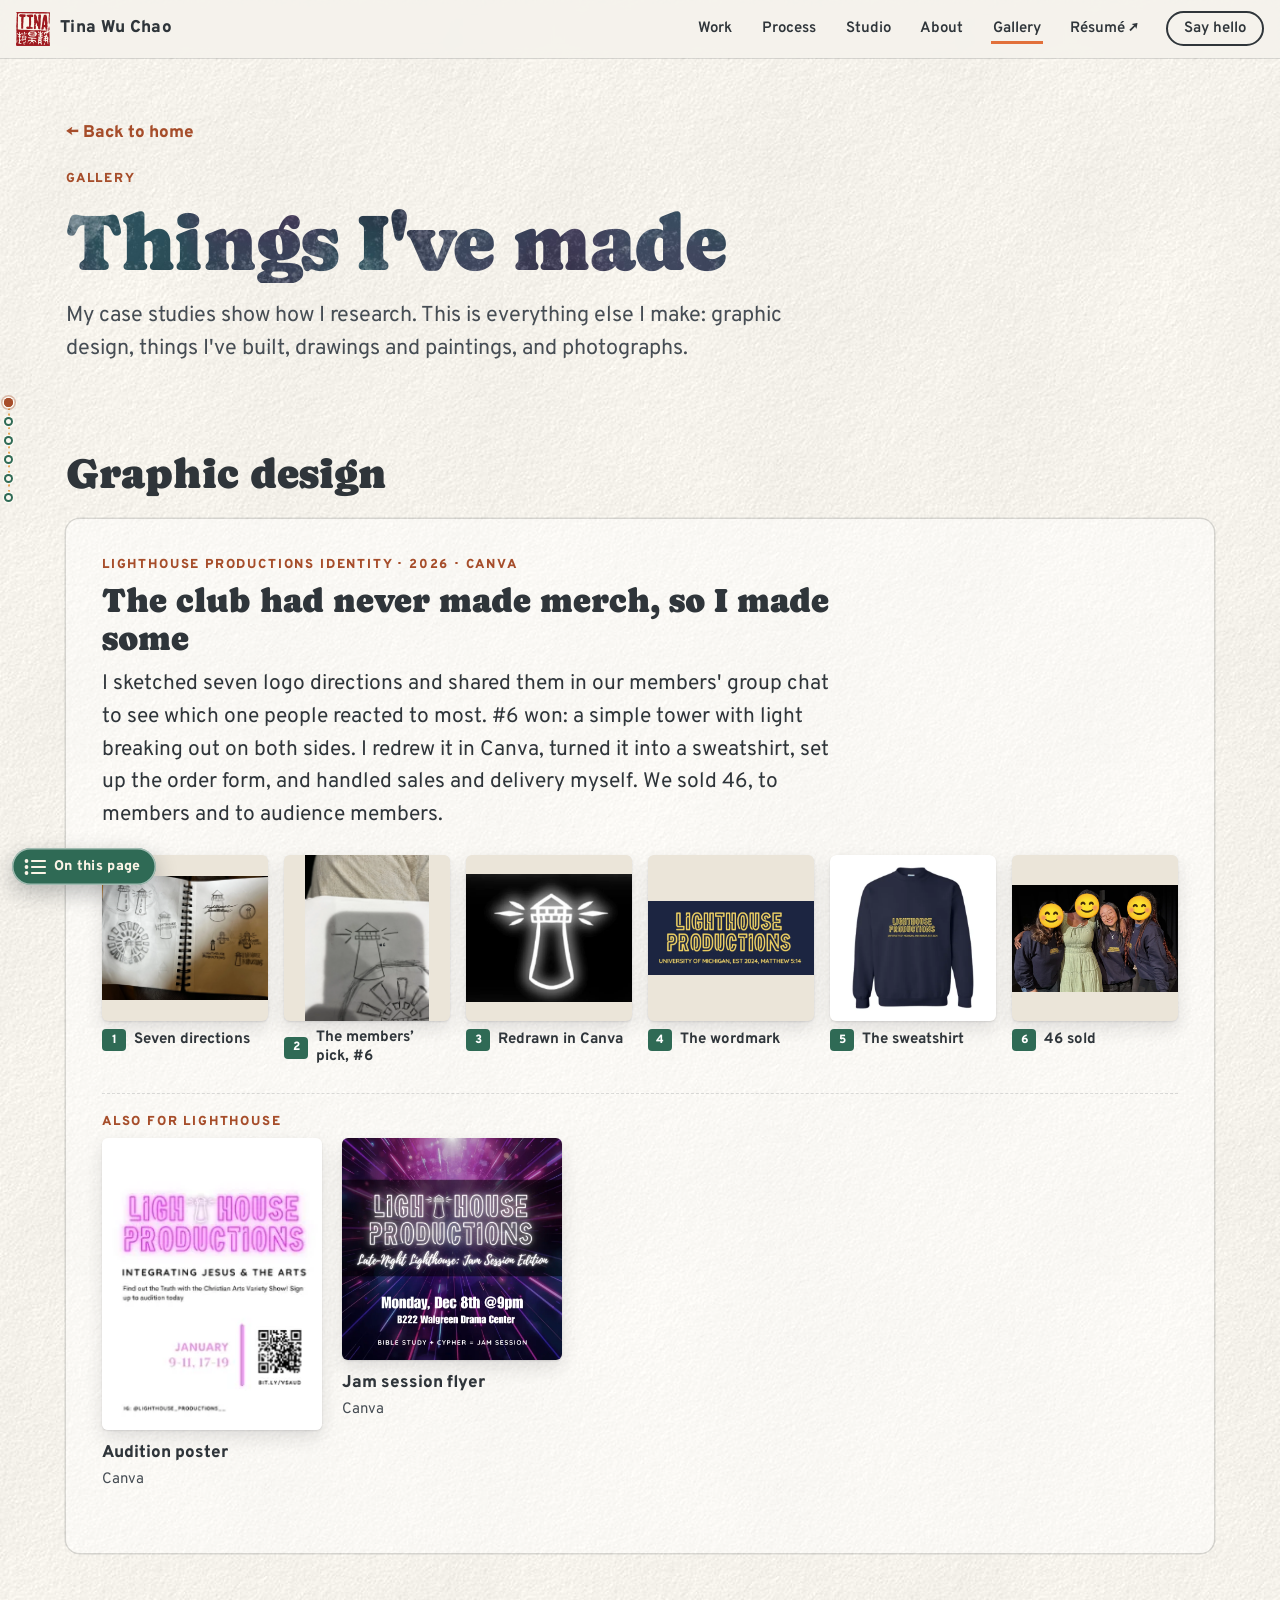
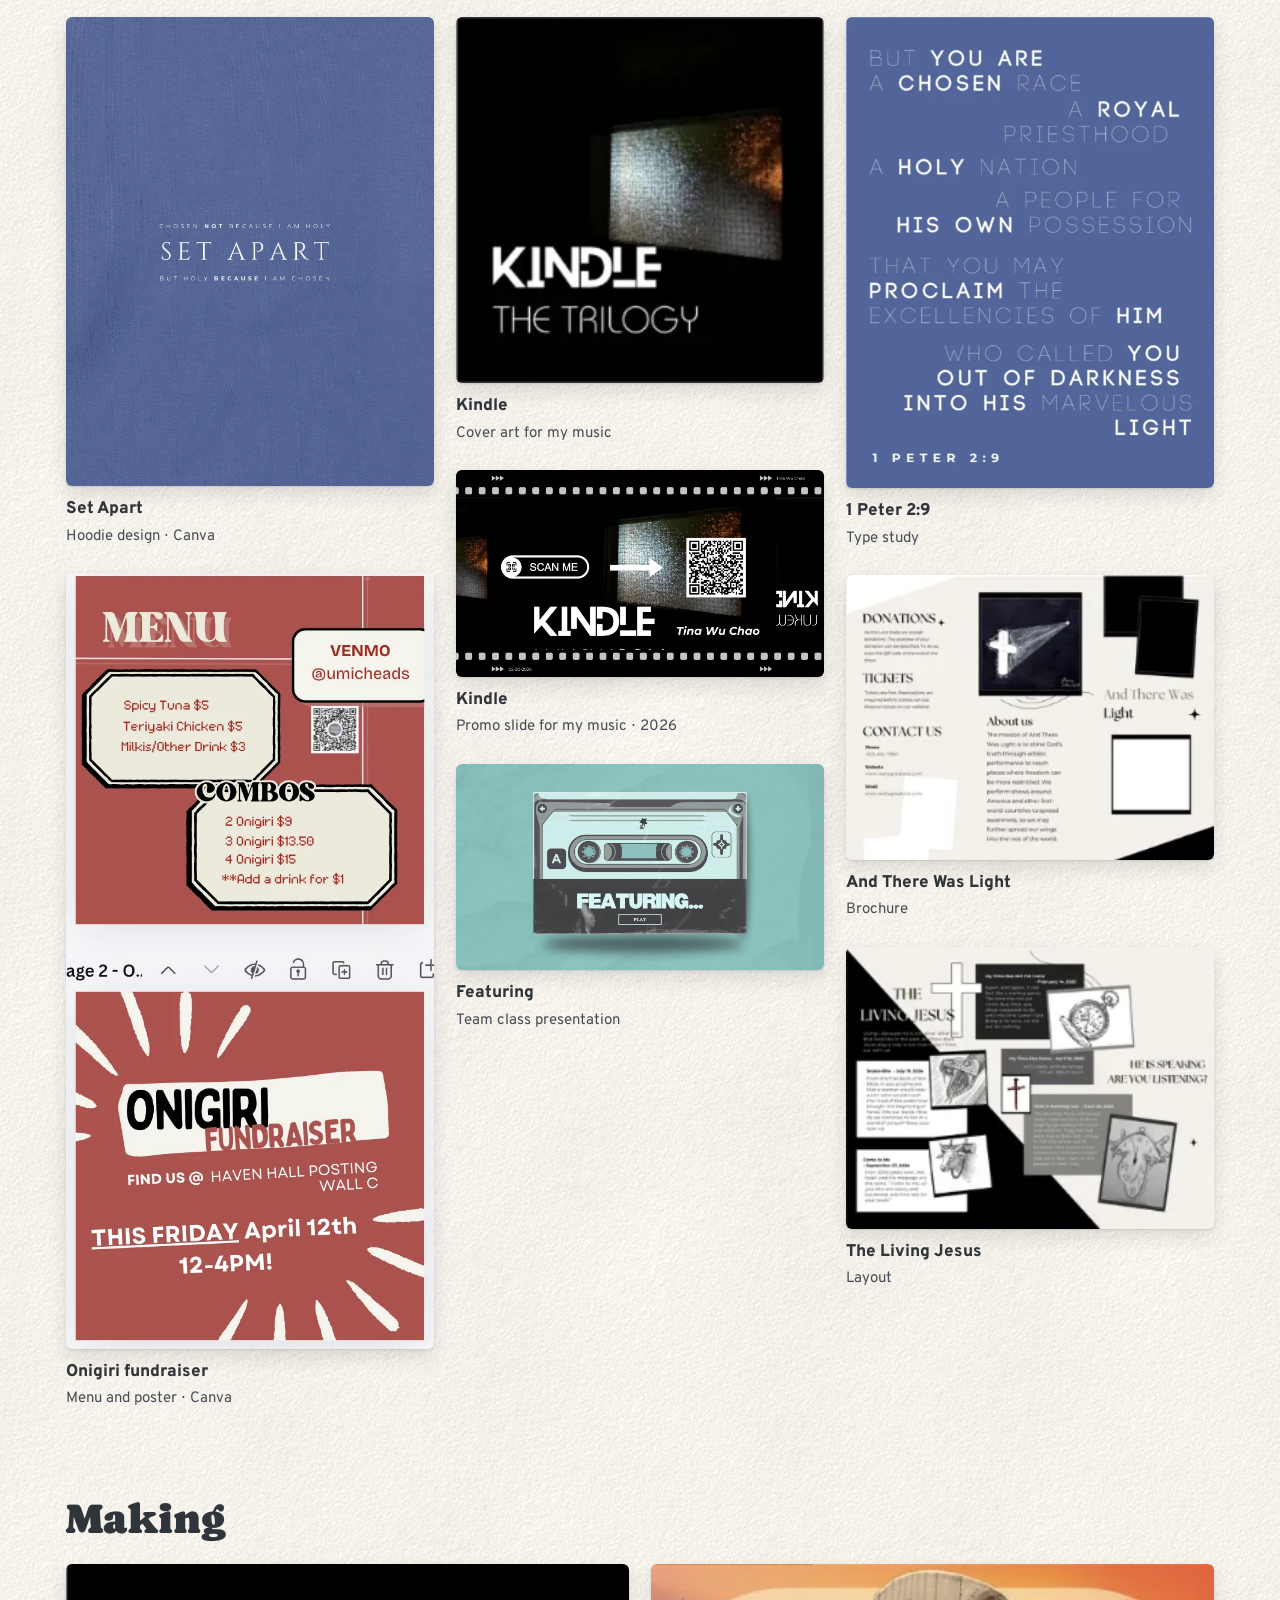
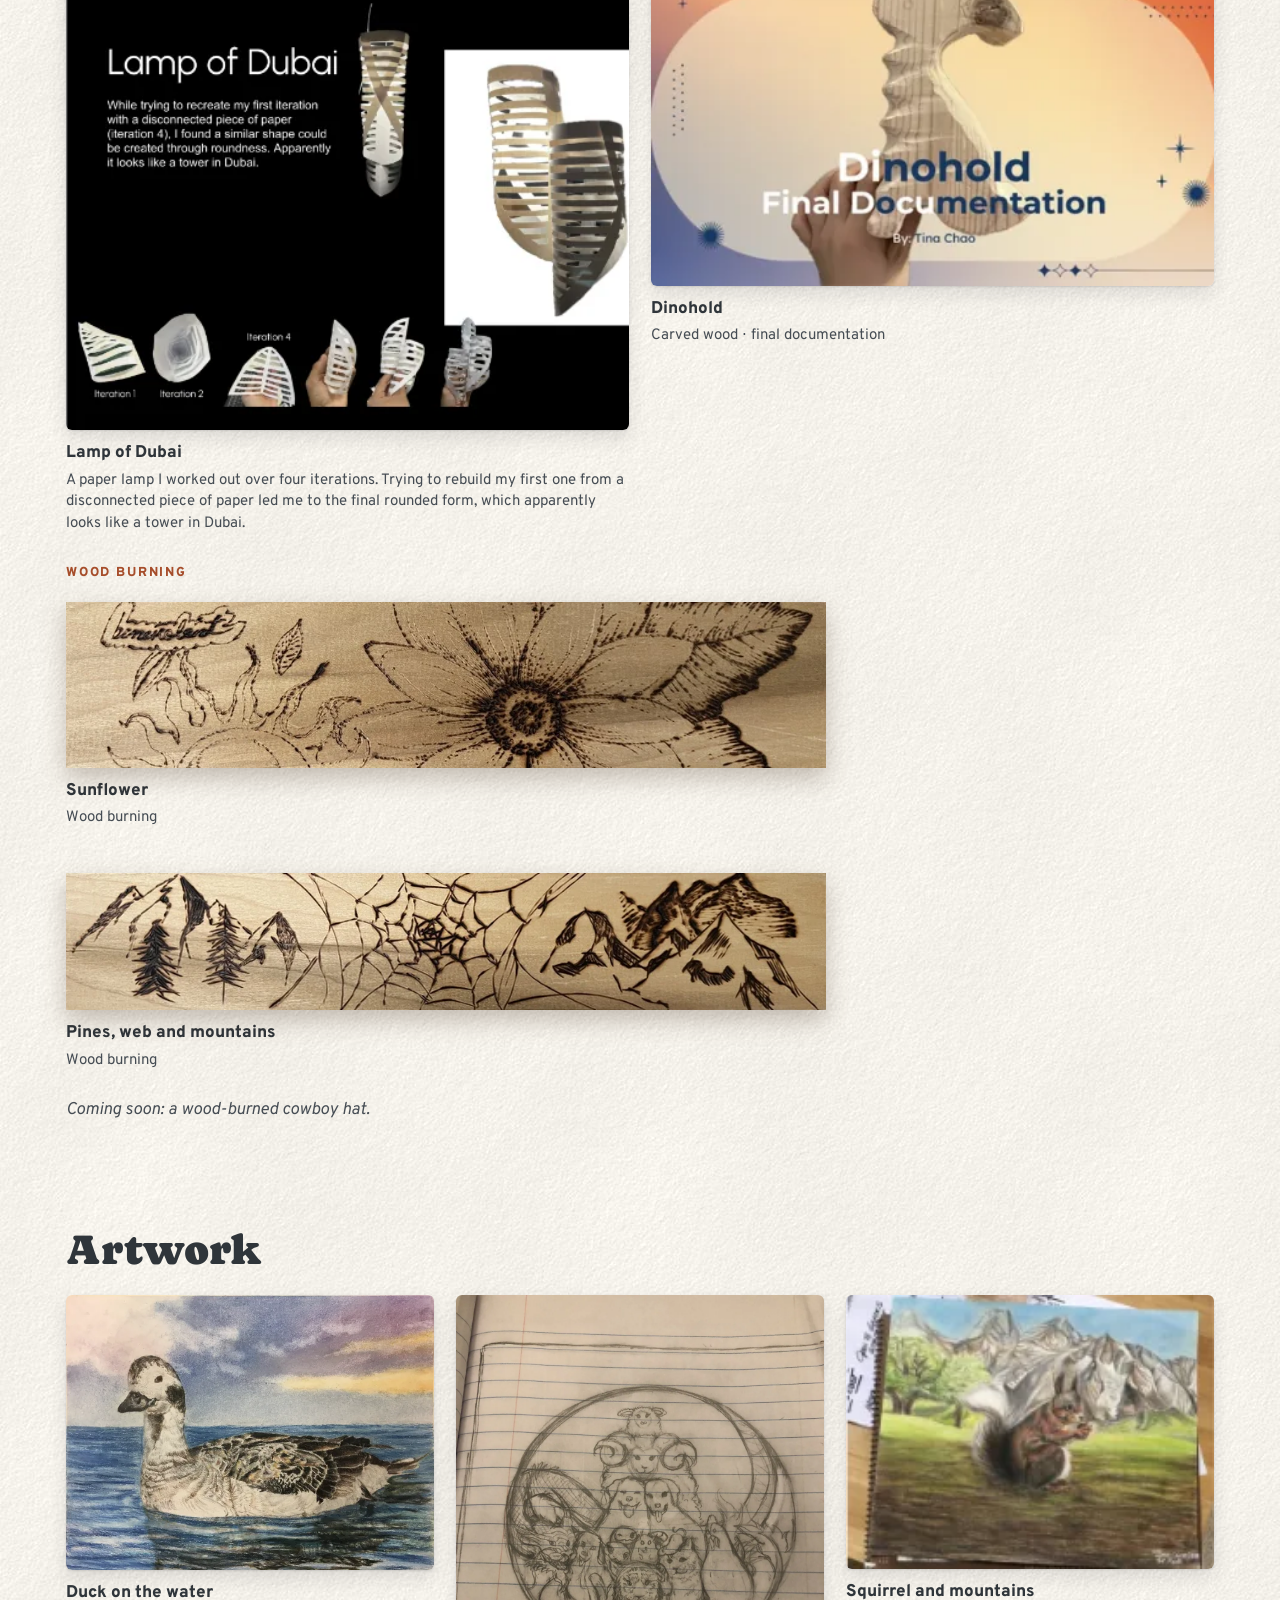
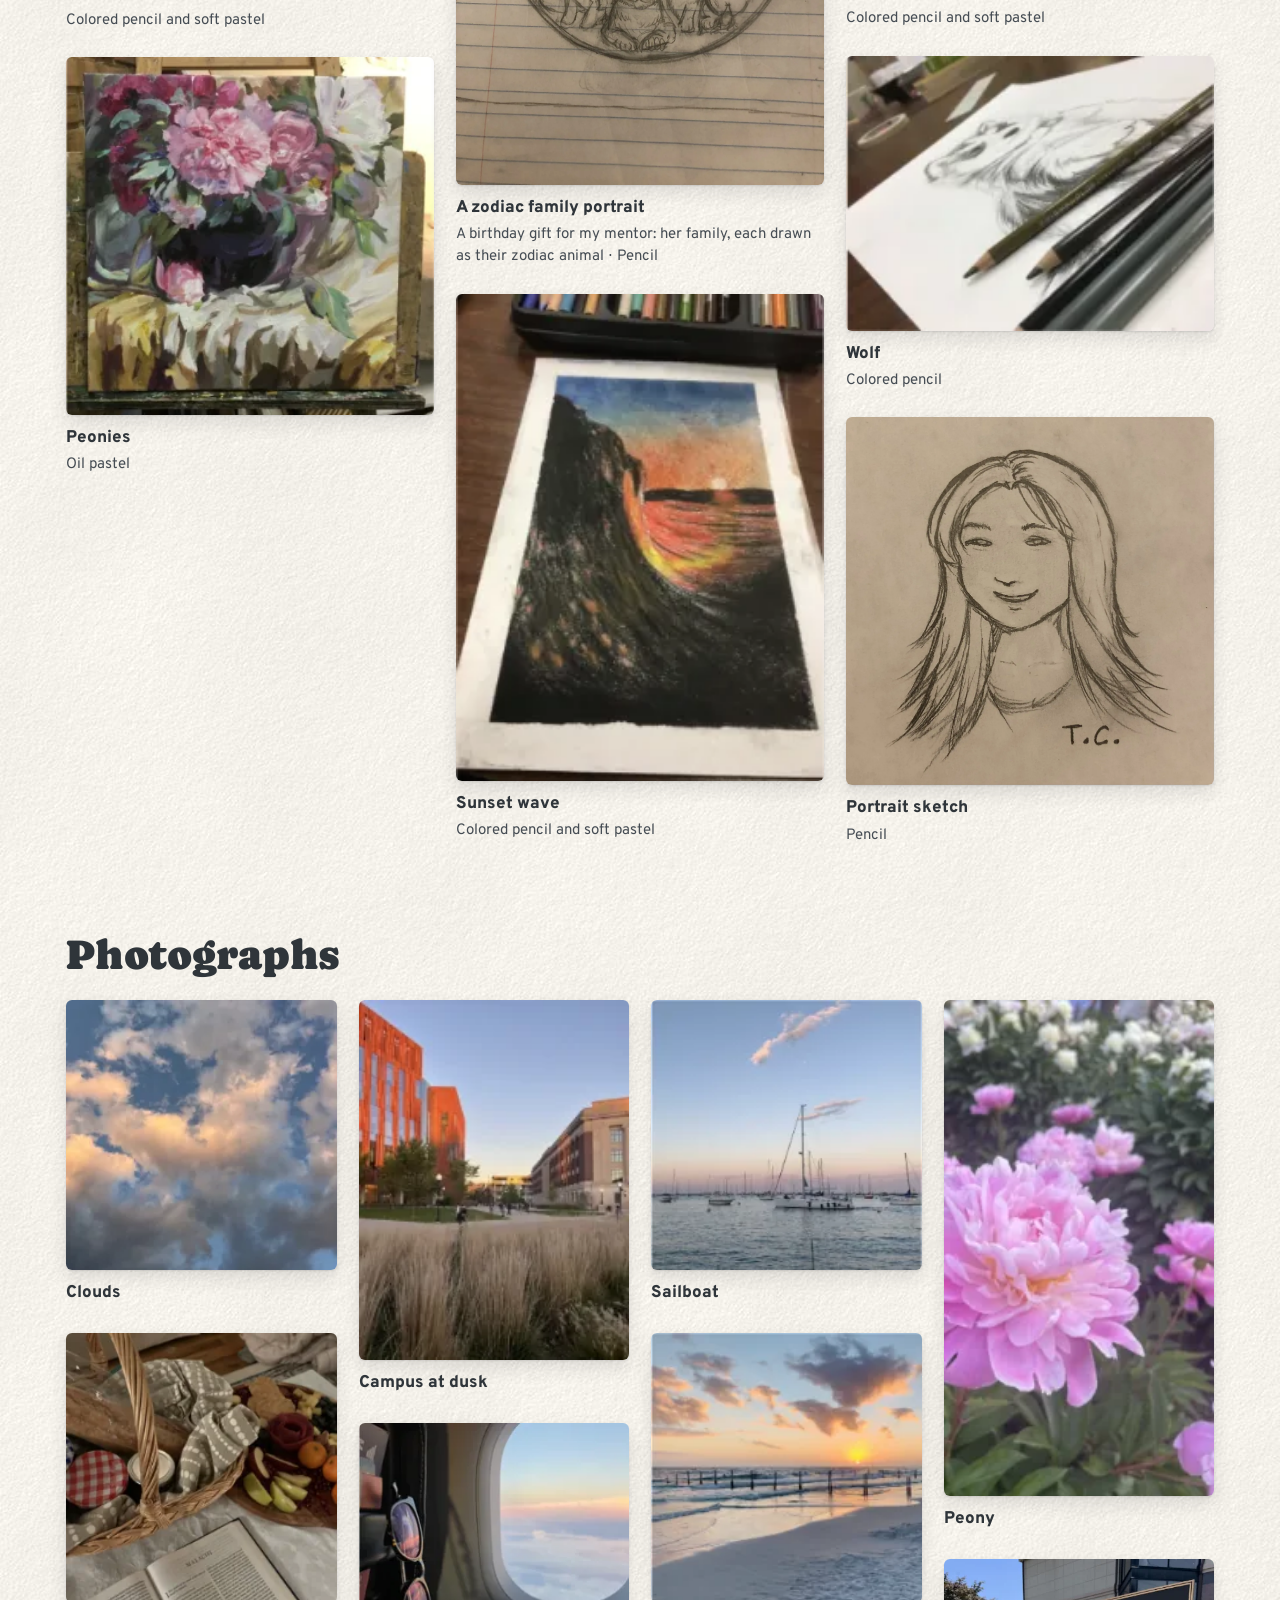
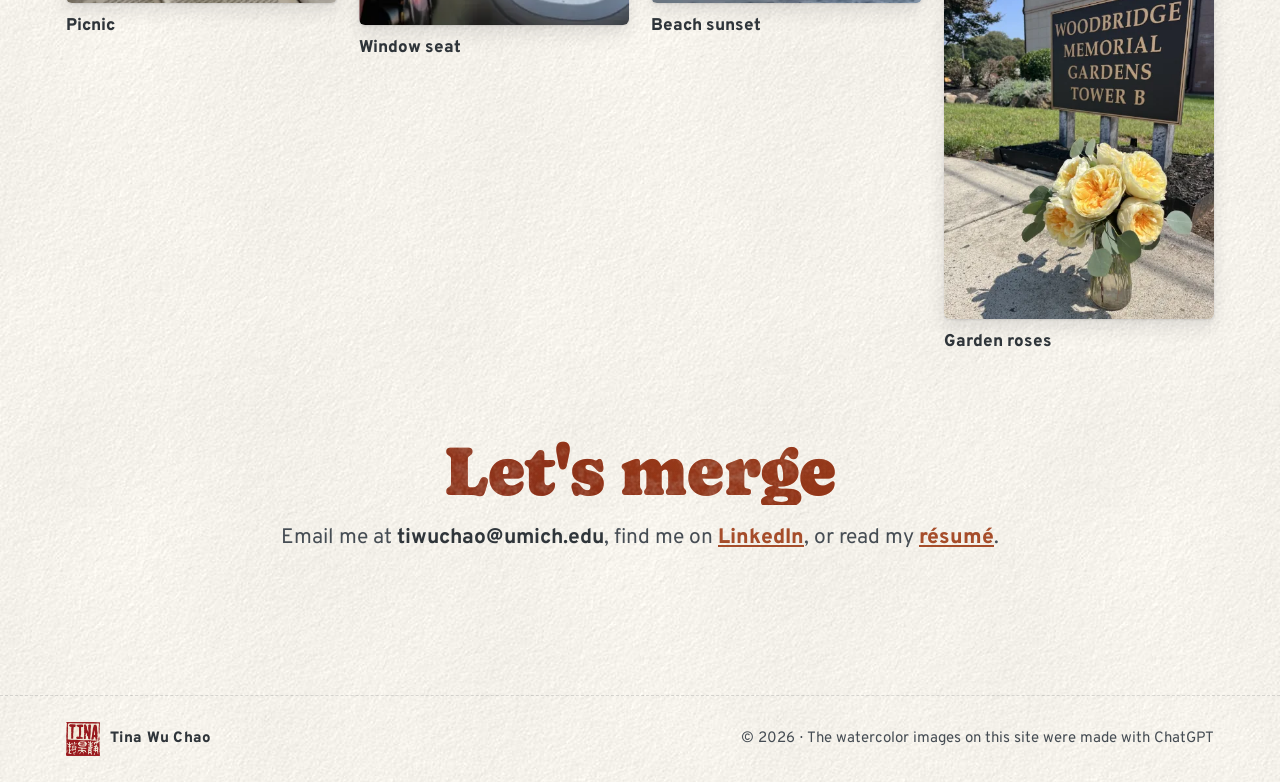
<file: gallery.html>
<!doctype html>
<html lang="en">
<head>
<meta charset="utf-8">
<meta name="viewport" content="width=device-width, initial-scale=1, viewport-fit=cover">
<title>Gallery · Tina Wu Chao</title>
<link rel="icon" href="favicon.ico?v=3" sizes="any">
<link rel="icon" type="image/png" sizes="32x32" href="images/icons/favicon-32.png?v=3">
<link rel="icon" type="image/png" sizes="16x16" href="images/icons/favicon-16.png?v=3">
<link rel="apple-touch-icon" href="images/icons/apple-touch-icon.png?v=3">
<meta name="description" content="Graphic design, making, artwork and photographs by Tina Wu Chao, a UX researcher at the University of Michigan.">
<meta property="og:type" content="website">
<meta property="og:site_name" content="Tina Wu Chao">
<meta property="og:title" content="Gallery · Tina Wu Chao">
<meta property="og:description" content="Graphic design, making, artwork and photographs by Tina Wu Chao, a UX researcher at the University of Michigan.">
<meta property="og:url" content="https://tinawuchao.com/gallery.html">
<meta property="og:image" content="https://tinawuchao.com/images/og/about.jpg">
<meta property="og:image:width" content="1200">
<meta property="og:image:height" content="630">
<meta property="og:image:alt" content="Watercolor portrait of Tina smiling">
<meta name="twitter:card" content="summary_large_image">
<link rel="preconnect" href="https://fonts.googleapis.com">
<link rel="preconnect" href="https://fonts.gstatic.com" crossorigin>
<link rel="stylesheet" href="https://fonts.googleapis.com/css2?family=Caprasimo&family=Nanum+Pen+Script&family=Overpass:ital,wght@0,400;0,600;0,800;1,400&display=swap">
<link rel="stylesheet" href="css/site.css?v=20261124b">
</head>
<body>
<nav class="nav" id="nav" aria-label="Main">
  <a class="brand" href="./"><img class="seal" src="images/seal.png" alt="" width="256" height="256"><span>Tina Wu Chao</span></a>
  <button class="menu-btn" id="menuBtn" aria-expanded="false" aria-controls="navLinks">Menu</button>
  <ul class="nav-links" id="navLinks">
    <li><a href="./#work">Work</a></li>
    <li><a href="./#process">Process</a></li>
    <li><a href="./#studio">Studio</a></li>
    <li><a href="about.html">About</a></li>
    <li><a href="gallery.html" aria-current="page">Gallery</a></li>
    <li><a href="Tina-Chao-Resume.pdf" target="_blank" rel="noopener">Résumé ↗</a></li>
    <li><a class="hello" href="./#contact">Say hello</a></li>
  </ul>
</nav>

<main id="gallery" class="view subpage gallery-page">
  <header class="wrap gal-head" data-toc="Gallery">
    <a class="back" href="./">← Back to home</a>
    <p class="eyebrow">Gallery</p>
    <h1 class="painted-type">Things I've made</h1>
    <p class="gal-lede">My case studies show how I research. This is everything else I make: graphic design, things I've built, drawings and paintings, and photographs.</p>
  </header>

  <section class="wrap gal-section" id="gal-design" data-toc="Graphic design" aria-labelledby="galDesign">
    <h2 class="gal-h2" id="galDesign">Graphic design</h2>

    <article class="story" aria-labelledby="lhTitle">
      <div class="story-text">
        <p class="story-kicker">Lighthouse Productions identity · 2026 · Canva</p>
        <h3 id="lhTitle">The club had never made merch, so I made some</h3>
        <p>I sketched seven logo directions and shared them in our members' group chat to see which one people reacted to most. #6 won: a simple tower with light breaking out on both sides. I redrew it in Canva, turned it into a sweatshirt, set up the order form, and handled sales and delivery myself. We sold 46, to members and to audience members.</p>
      </div>
      <ol class="story-steps">
        <li class="story-step">
          <button class="gal-open" type="button" data-full="images/gallery/lh-sketches.webp" aria-label="View larger: Seven directions">
            <img src="images/gallery/lh-sketches.webp" alt="An open sketchbook spread of lighthouse logo sketches: towers with light rays, a circular badge of light beams, and the words Lighthouse Productions in several hand-lettered styles." width="1400" height="1050" loading="lazy" decoding="async">
          </button>
          <span class="story-n">1</span><span class="story-label">Seven directions</span>
        </li>
        <li class="story-step">
          <button class="gal-open" type="button" data-full="images/gallery/lh-six.webp" aria-label="View larger: The members’ pick, #6">
            <img src="images/gallery/lh-six.webp" alt="Pencil sketch number 6: a simple lighthouse tower with a railed lantern room and short rays of light on both sides." width="1050" height="1400" loading="lazy" decoding="async">
          </button>
          <span class="story-n">2</span><span class="story-label">The members’ pick, #6</span>
        </li>
        <li class="story-step">
          <button class="gal-open" type="button" data-full="images/gallery/lh-icon.webp" aria-label="View larger: Redrawn in Canva">
            <img src="images/gallery/lh-icon.webp" alt="The final logo: a white line-drawn lighthouse with light breaking out on both sides, glowing on black." width="576" height="444" loading="lazy" decoding="async">
          </button>
          <span class="story-n">3</span><span class="story-label">Redrawn in Canva</span>
        </li>
        <li class="story-step">
          <button class="gal-open" type="button" data-full="images/gallery/lh-wordmark.webp" aria-label="View larger: The wordmark">
            <img src="images/gallery/lh-wordmark.webp" alt="LIGHTHOUSE PRODUCTIONS in yellow outlined lettering on navy, above the line University of Michigan, est 2024, Matthew 5:14." width="1106" height="489" loading="lazy" decoding="async">
          </button>
          <span class="story-n">4</span><span class="story-label">The wordmark</span>
        </li>
        <li class="story-step">
          <button class="gal-open" type="button" data-full="images/gallery/lh-sweatshirt.webp" aria-label="View larger: The sweatshirt">
            <img src="images/gallery/lh-sweatshirt.webp" alt="A navy crewneck sweatshirt with the yellow Lighthouse Productions wordmark across the chest." width="500" height="500" loading="lazy" decoding="async">
          </button>
          <span class="story-n">5</span><span class="story-label">The sweatshirt</span>
        </li>
        <li class="story-step">
          <button class="gal-open" type="button" data-full="images/gallery/lh-group3-e.webp" aria-label="View larger: 46 sold">
            <img src="images/gallery/lh-group3-e.webp" alt="Me and three friends on a stage, three of us in the navy Lighthouse Productions sweatshirt. Everyone's face but mine is covered with a smiley emoji." width="1200" height="775" loading="lazy" decoding="async">
          </button>
          <span class="story-n">6</span><span class="story-label">46 sold</span>
        </li>
      </ol>
      <div class="story-more">
        <p class="story-kicker">Also for Lighthouse</p>
        <div class="gal-pair">
      <figure class="gal-item">
        <button class="gal-open" type="button" data-full="images/gallery/lh-audition.webp" aria-label="View larger: Audition poster">
          <img src="images/gallery/lh-audition.webp" alt="Audition poster in pink neon lettering: Lighthouse Productions, Integrating Jesus and the Arts, with audition dates January 9 to 11 and 17 to 19 and a QR code." width="225" height="298" loading="lazy" decoding="async">
        </button>
        <figcaption><strong>Audition poster</strong><span class="gal-meta">Canva</span></figcaption>
      </figure>
      <figure class="gal-item">
        <button class="gal-open" type="button" data-full="images/gallery/lh-jam.webp" aria-label="View larger: Jam session flyer">
          <img src="images/gallery/lh-jam.webp" alt="Event flyer with the Lighthouse Productions wordmark glowing over purple light streaks: Late-Night Lighthouse, Jam Session Edition, Monday, Dec 8th at 9pm, B222 Walgreen Drama Center." width="798" height="802" loading="lazy" decoding="async">
        </button>
        <figcaption><strong>Jam session flyer</strong><span class="gal-meta">Canva</span></figcaption>
      </figure>
        </div>
      </div>
    </article>

    <div class="gal-grid">
      <figure class="gal-item">
        <button class="gal-open" type="button" data-full="images/gallery/setapart.webp" aria-label="View larger: Set Apart">
          <img src="images/gallery/setapart.webp" alt="A slate-blue design with white serif type: Set Apart, between the lines Chosen not because I am holy and But holy because I am chosen." width="724" height="924" loading="lazy" decoding="async">
        </button>
        <figcaption><strong>Set Apart</strong><span class="gal-meta">Hoodie design · Canva</span></figcaption>
      </figure>
      <figure class="gal-item">
        <button class="gal-open" type="button" data-full="images/gallery/onigiri.webp" aria-label="View larger: Onigiri fundraiser">
          <img src="images/gallery/onigiri.webp" alt="Two square graphics in brick red and cream: a menu with onigiri flavors, prices and combo deals, and a poster for an Onigiri Fundraiser on Friday, April 12th, 12 to 4 PM." width="612" height="1290" loading="lazy" decoding="async">
        </button>
        <figcaption><strong>Onigiri fundraiser</strong><span class="gal-meta">Menu and poster · Canva</span></figcaption>
      </figure>
      <figure class="gal-item">
        <button class="gal-open" type="button" data-full="images/gallery/kindle-cover.webp" aria-label="View larger: Kindle">
          <img src="images/gallery/kindle-cover.webp" alt="Black cover with a glowing frosted-glass window and the words Kindle, The Trilogy." width="253" height="252" loading="lazy" decoding="async">
        </button>
        <figcaption><strong>Kindle</strong><span class="gal-meta">Cover art for my music</span></figcaption>
      </figure>
      <figure class="gal-item">
        <button class="gal-open" type="button" data-full="images/gallery/kindle-slide.webp" aria-label="View larger: Kindle">
          <img src="images/gallery/kindle-slide.webp" alt="A film-strip styled slide with Kindle in bold white letters, a Scan Me button pointing to a QR code, and the name Tina Wu Chao." width="1400" height="786" loading="lazy" decoding="async">
        </button>
        <figcaption><strong>Kindle</strong><span class="gal-meta">Promo slide for my music · 2026</span></figcaption>
      </figure>
      <figure class="gal-item">
        <button class="gal-open" type="button" data-full="images/gallery/featuring.webp" aria-label="View larger: Featuring">
          <img src="images/gallery/featuring.webp" alt="A pale teal cassette tape illustration with the word Featuring and a Play button." width="1400" height="786" loading="lazy" decoding="async">
        </button>
        <figcaption><strong>Featuring</strong><span class="gal-meta">Team class presentation</span></figcaption>
      </figure>
      <figure class="gal-item">
        <button class="gal-open" type="button" data-full="images/gallery/peter.webp" aria-label="View larger: 1 Peter 2:9">
          <img src="images/gallery/peter.webp" alt="Slate-blue graphic of 1 Peter 2:9 set in white capitals, with key words in bold and the rest in light type." width="568" height="728" loading="lazy" decoding="async">
        </button>
        <figcaption><strong>1 Peter 2:9</strong><span class="gal-meta">Type study</span></figcaption>
      </figure>
      <figure class="gal-item">
        <button class="gal-open" type="button" data-full="images/gallery/brochure.webp" aria-label="View larger: And There Was Light">
          <img src="images/gallery/brochure.webp" alt="A black and white brochure layout titled And There Was Light, with sections for donations, tickets, contact and about us." width="303" height="234" loading="lazy" decoding="async">
        </button>
        <figcaption><strong>And There Was Light</strong><span class="gal-meta">Brochure</span></figcaption>
      </figure>
      <figure class="gal-item">
        <button class="gal-open" type="button" data-full="images/gallery/livingjesus.webp" aria-label="View larger: The Living Jesus">
          <img src="images/gallery/livingjesus.webp" alt="A black and white layout titled The Living Jesus, with timeline cards and pencil drawings." width="267" height="205" loading="lazy" decoding="async">
        </button>
        <figcaption><strong>The Living Jesus</strong><span class="gal-meta">Layout</span></figcaption>
      </figure>
    </div>
  </section>

  <section class="wrap gal-section" id="gal-making" data-toc="Making" aria-labelledby="galMaking">
    <h2 class="gal-h2" id="galMaking">Making</h2>
    <div class="gal-grid two">
      <figure class="gal-item wide">
        <button class="gal-open" type="button" data-full="images/gallery/lamp.webp" aria-label="View larger: Lamp of Dubai">
          <img src="images/gallery/lamp.webp" alt="A presentation slide titled Lamp of Dubai: photos of a curved paper lamp with slatted openings, and a row of four earlier paper iterations." width="460" height="381" loading="lazy" decoding="async">
        </button>
        <figcaption><strong>Lamp of Dubai</strong><span class="gal-meta">A paper lamp I worked out over four iterations. Trying to rebuild my first one from a disconnected piece of paper led me to the final rounded form, which apparently looks like a tower in Dubai.</span></figcaption>
      </figure>
      <figure class="gal-item">
        <button class="gal-open" type="button" data-full="images/gallery/dinohold.webp" aria-label="View larger: Dinohold">
          <img src="images/gallery/dinohold.webp" alt="A hand holding a carved wooden piece, on the title slide Dinohold Final Documentation, by Tina Chao." width="430" height="246" loading="lazy" decoding="async">
        </button>
        <figcaption><strong>Dinohold</strong><span class="gal-meta">Carved wood · final documentation</span></figcaption>
      </figure>
    </div>
    <h3 class="gal-sub">Wood burning</h3>
    <div class="gal-wood">
      <figure class="gal-item wood-wide">
        <button class="gal-open" type="button" data-full="images/gallery/woodburn-sunflower.webp" aria-label="View larger: Sunflower">
          <img src="images/gallery/woodburn-sunflower.webp" alt="A long wooden board wood-burned with a large sunflower, its center thickly stippled and its petals drawn in fine lines, a shaded leaf to the right and smaller swirling blooms and a hand-lettered word to the left." width="1024" height="224" loading="lazy" decoding="async">
        </button>
        <figcaption><strong>Sunflower</strong><span class="gal-meta">Wood burning</span></figcaption>
      </figure>
      <figure class="gal-item wood-wide">
        <button class="gal-open" type="button" data-full="images/gallery/woodburn-pines-web.webp" aria-label="View larger: Pines, web and mountains">
          <img src="images/gallery/woodburn-pines-web.webp" alt="A long wooden board wood-burned with pine trees in front of jagged mountains on the left, a large spiderweb in the middle and more heavily shaded mountain peaks on the right." width="922" height="167" loading="lazy" decoding="async">
        </button>
        <figcaption><strong>Pines, web and mountains</strong><span class="gal-meta">Wood burning</span></figcaption>
      </figure>
    </div>
    <p class="gal-soon">Coming soon: a wood-burned cowboy hat.</p>
  </section>

  <section class="wrap gal-section" id="gal-art" data-toc="Artwork" aria-labelledby="galArt">
    <h2 class="gal-h2" id="galArt">Artwork</h2>
    <div class="gal-grid">
      <figure class="gal-item">
        <button class="gal-open" type="button" data-full="images/gallery/duck.webp" aria-label="View larger: Duck on the water">
          <img src="images/gallery/duck.webp" alt="A colored pencil and soft pastel drawing of a black and white duck floating on blue water under a soft purple and gold sky." width="611" height="458" loading="lazy" decoding="async">
        </button>
        <figcaption><strong>Duck on the water</strong><span class="gal-meta">Colored pencil and soft pastel</span></figcaption>
      </figure>
      <figure class="gal-item">
        <button class="gal-open" type="button" data-full="images/gallery/peonypaint.webp" aria-label="View larger: Peonies">
          <img src="images/gallery/peonypaint.webp" alt="An oil pastel of pink and white peonies in a dark vase on a draped white cloth, still on the easel." width="307" height="298" loading="lazy" decoding="async">
        </button>
        <figcaption><strong>Peonies</strong><span class="gal-meta">Oil pastel</span></figcaption>
      </figure>
      <figure class="gal-item">
        <button class="gal-open" type="button" data-full="images/gallery/zodiac.webp" aria-label="View larger: A zodiac family portrait">
          <img src="images/gallery/zodiac.webp" alt="A pencil drawing of Chinese zodiac animals gathered inside a circle, each one standing for a member of my mentor's family." width="1050" height="1400" loading="lazy" decoding="async">
        </button>
        <figcaption><strong>A zodiac family portrait</strong><span class="gal-meta">A birthday gift for my mentor: her family, each drawn as their zodiac animal · Pencil</span></figcaption>
      </figure>
      <figure class="gal-item">
        <button class="gal-open" type="button" data-full="images/gallery/wave.webp" aria-label="View larger: Sunset wave">
          <img src="images/gallery/wave.webp" alt="A colored pencil and soft pastel drawing of a curling dark wave lit orange and gold by a setting sun, beside a box of pastels." width="213" height="282" loading="lazy" decoding="async">
        </button>
        <figcaption><strong>Sunset wave</strong><span class="gal-meta">Colored pencil and soft pastel</span></figcaption>
      </figure>
      <figure class="gal-item">
        <button class="gal-open" type="button" data-full="images/gallery/squirrel.webp" aria-label="View larger: Squirrel and mountains">
          <img src="images/gallery/squirrel.webp" alt="A colored pencil and soft pastel drawing of a squirrel on a green hill in front of snowy mountains." width="212" height="158" loading="lazy" decoding="async">
        </button>
        <figcaption><strong>Squirrel and mountains</strong><span class="gal-meta">Colored pencil and soft pastel</span></figcaption>
      </figure>
      <figure class="gal-item">
        <button class="gal-open" type="button" data-full="images/gallery/wolf.webp" aria-label="View larger: Wolf">
          <img src="images/gallery/wolf.webp" alt="A colored pencil drawing of a wolf in progress, with drawing pencils resting on the page." width="217" height="162" loading="lazy" decoding="async">
        </button>
        <figcaption><strong>Wolf</strong><span class="gal-meta">Colored pencil</span></figcaption>
      </figure>
      <figure class="gal-item">
        <button class="gal-open" type="button" data-full="images/gallery/portrait.webp" aria-label="View larger: Portrait sketch">
          <img src="images/gallery/portrait.webp" alt="A pencil sketch of a smiling young woman with long hair, signed T.C." width="1400" height="1400" loading="lazy" decoding="async">
        </button>
        <figcaption><strong>Portrait sketch</strong><span class="gal-meta">Pencil</span></figcaption>
      </figure>
    </div>
  </section>

  <section class="wrap gal-section" id="gal-photos" data-toc="Photographs" aria-labelledby="galPhotos">
    <h2 class="gal-h2" id="galPhotos">Photographs</h2>
    <div class="gal-grid photos">
      <figure class="gal-item">
        <button class="gal-open" type="button" data-full="images/gallery/clouds.webp" aria-label="View larger: Clouds">
          <img src="images/gallery/clouds.webp" alt="Puffy clouds lit pink and gold against a blue sky." width="235" height="234" loading="lazy" decoding="async">
        </button>
        <figcaption><strong>Clouds</strong></figcaption>
      </figure>
      <figure class="gal-item">
        <button class="gal-open" type="button" data-full="images/gallery/picnic.webp" aria-label="View larger: Picnic">
          <img src="images/gallery/picnic.webp" alt="A picnic from above: a wicker basket with bread and a gingham-topped jar, a fruit and cheese board, and an open book." width="234" height="234" loading="lazy" decoding="async">
        </button>
        <figcaption><strong>Picnic</strong></figcaption>
      </figure>
      <figure class="gal-item">
        <button class="gal-open" type="button" data-full="images/gallery/campus.webp" aria-label="View larger: Campus at dusk">
          <img src="images/gallery/campus.webp" alt="Brick university buildings at dusk behind tall golden prairie grass." width="176" height="234" loading="lazy" decoding="async">
        </button>
        <figcaption><strong>Campus at dusk</strong></figcaption>
      </figure>
      <figure class="gal-item">
        <button class="gal-open" type="button" data-full="images/gallery/plane.webp" aria-label="View larger: Window seat">
          <img src="images/gallery/plane.webp" alt="A sunset over the clouds through an airplane window, with sunglasses resting by the window." width="275" height="205" loading="lazy" decoding="async">
        </button>
        <figcaption><strong>Window seat</strong></figcaption>
      </figure>
      <figure class="gal-item">
        <button class="gal-open" type="button" data-full="images/gallery/sailboat.webp" aria-label="View larger: Sailboat">
          <img src="images/gallery/sailboat.webp" alt="A sailboat on calm water under a pale evening sky." width="206" height="205" loading="lazy" decoding="async">
        </button>
        <figcaption><strong>Sailboat</strong></figcaption>
      </figure>
      <figure class="gal-item">
        <button class="gal-open" type="button" data-full="images/gallery/beach.webp" aria-label="View larger: Beach sunset">
          <img src="images/gallery/beach.webp" alt="The sun setting over the sea, with gentle waves on a white sand beach." width="205" height="205" loading="lazy" decoding="async">
        </button>
        <figcaption><strong>Beach sunset</strong></figcaption>
      </figure>
      <figure class="gal-item">
        <button class="gal-open" type="button" data-full="images/gallery/peonyphoto.webp" aria-label="View larger: Peony">
          <img src="images/gallery/peonyphoto.webp" alt="A pink peony in full bloom among green leaves." width="171" height="313" loading="lazy" decoding="async">
        </button>
        <figcaption><strong>Peony</strong></figcaption>
      </figure>
      <figure class="gal-item">
        <button class="gal-open" type="button" data-full="images/gallery/bouquet.webp" aria-label="View larger: Garden roses">
          <img src="images/gallery/bouquet.webp" alt="A glass vase of yellow garden roses and eucalyptus on a sidewalk in front of a sign." width="413" height="550" loading="lazy" decoding="async">
        </button>
        <figcaption><strong>Garden roses</strong></figcaption>
      </figure>
    </div>
  </section>

  <section class="wrap ab-cta" data-toc="Let's merge">
    <h2 class="painted-type orange">Let's merge</h2>
    <p>Email me at <strong class="sel">tiwuchao@umich.edu</strong>, find me on <a href="https://www.linkedin.com/in/tina-wu-chao/" target="_blank" rel="noopener">LinkedIn</a>, or read my <a href="Tina-Chao-Resume.pdf" target="_blank" rel="noopener">résumé</a>.</p>
  </section>
</main>

<footer>
  <div class="wrap">
    <a class="brand" href="./"><img class="seal" src="images/seal.png" alt="" width="256" height="256"><span>Tina Wu Chao</span></a>
    <span>© 2026 · The watercolor images on this site were made with ChatGPT</span>
  </div>
</footer>

<script src="js/site.js?v=20261111c"></script>
</body>
</html>
</file>
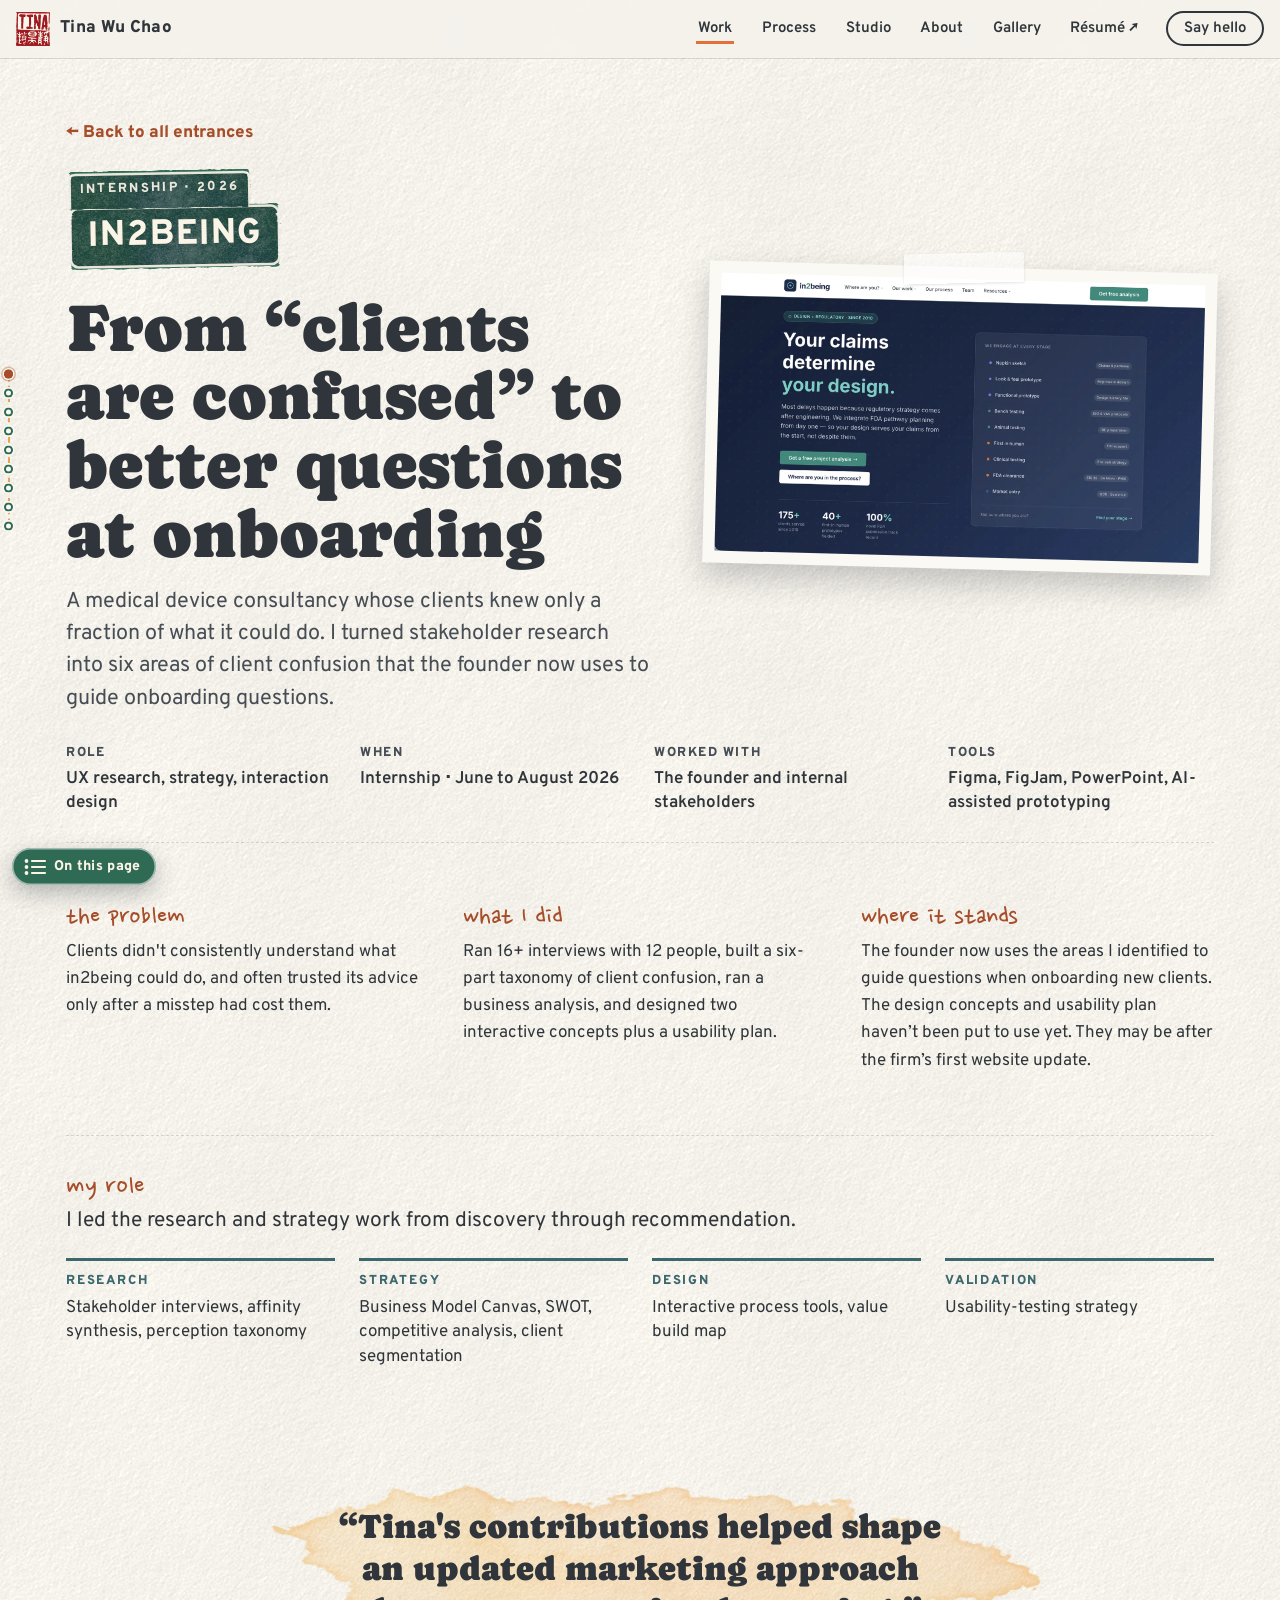
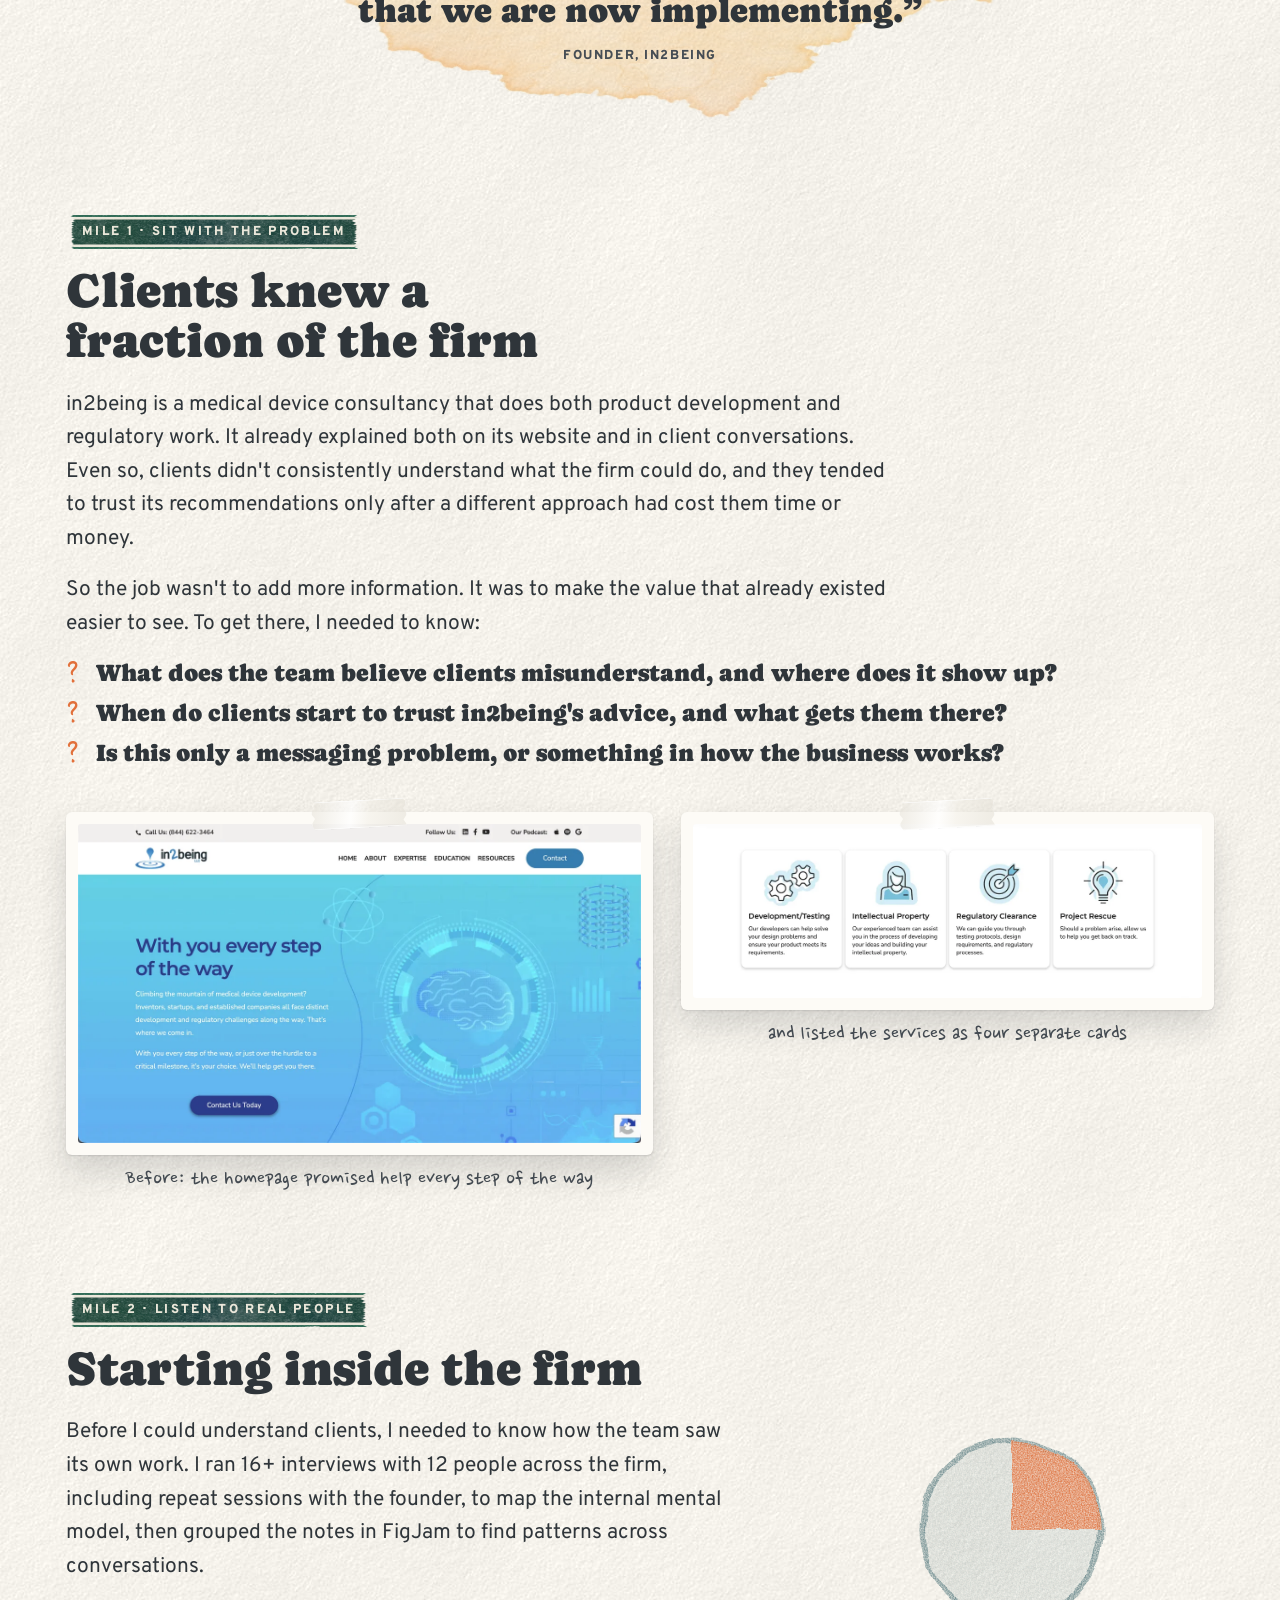
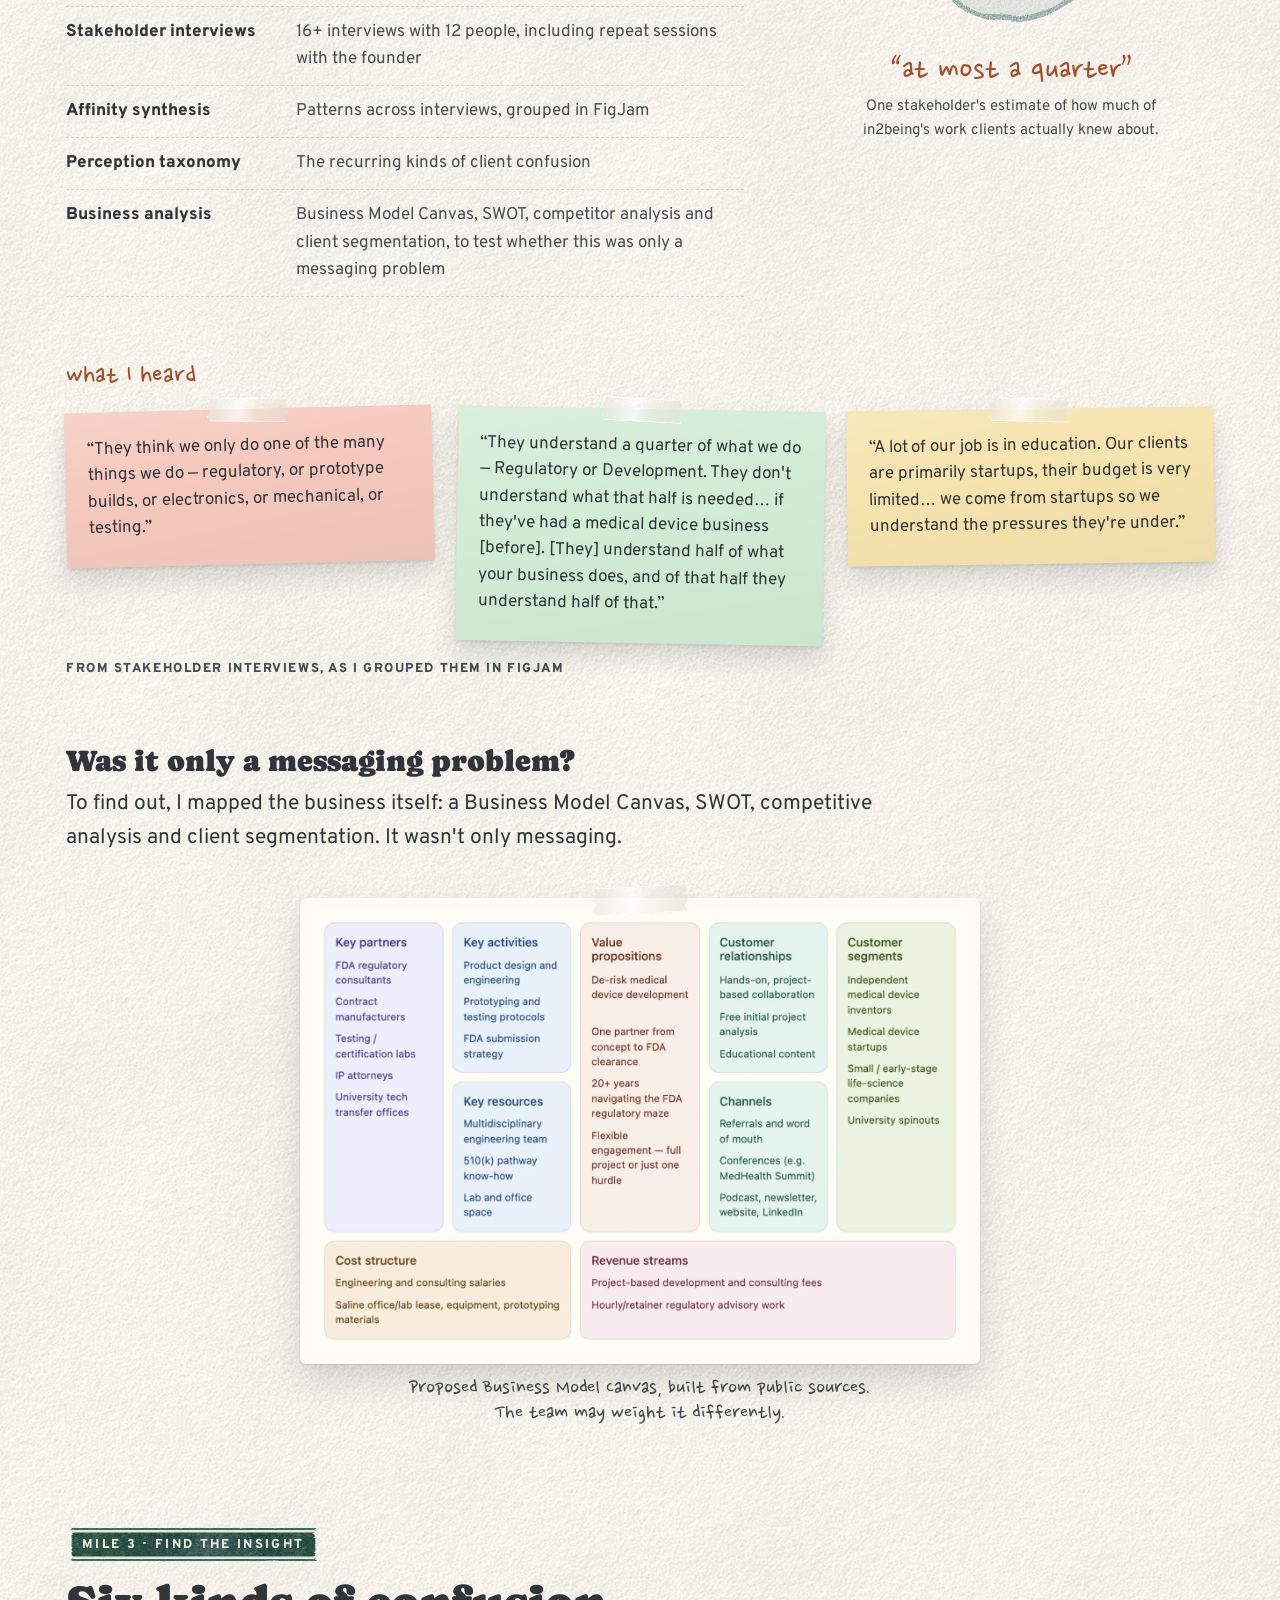
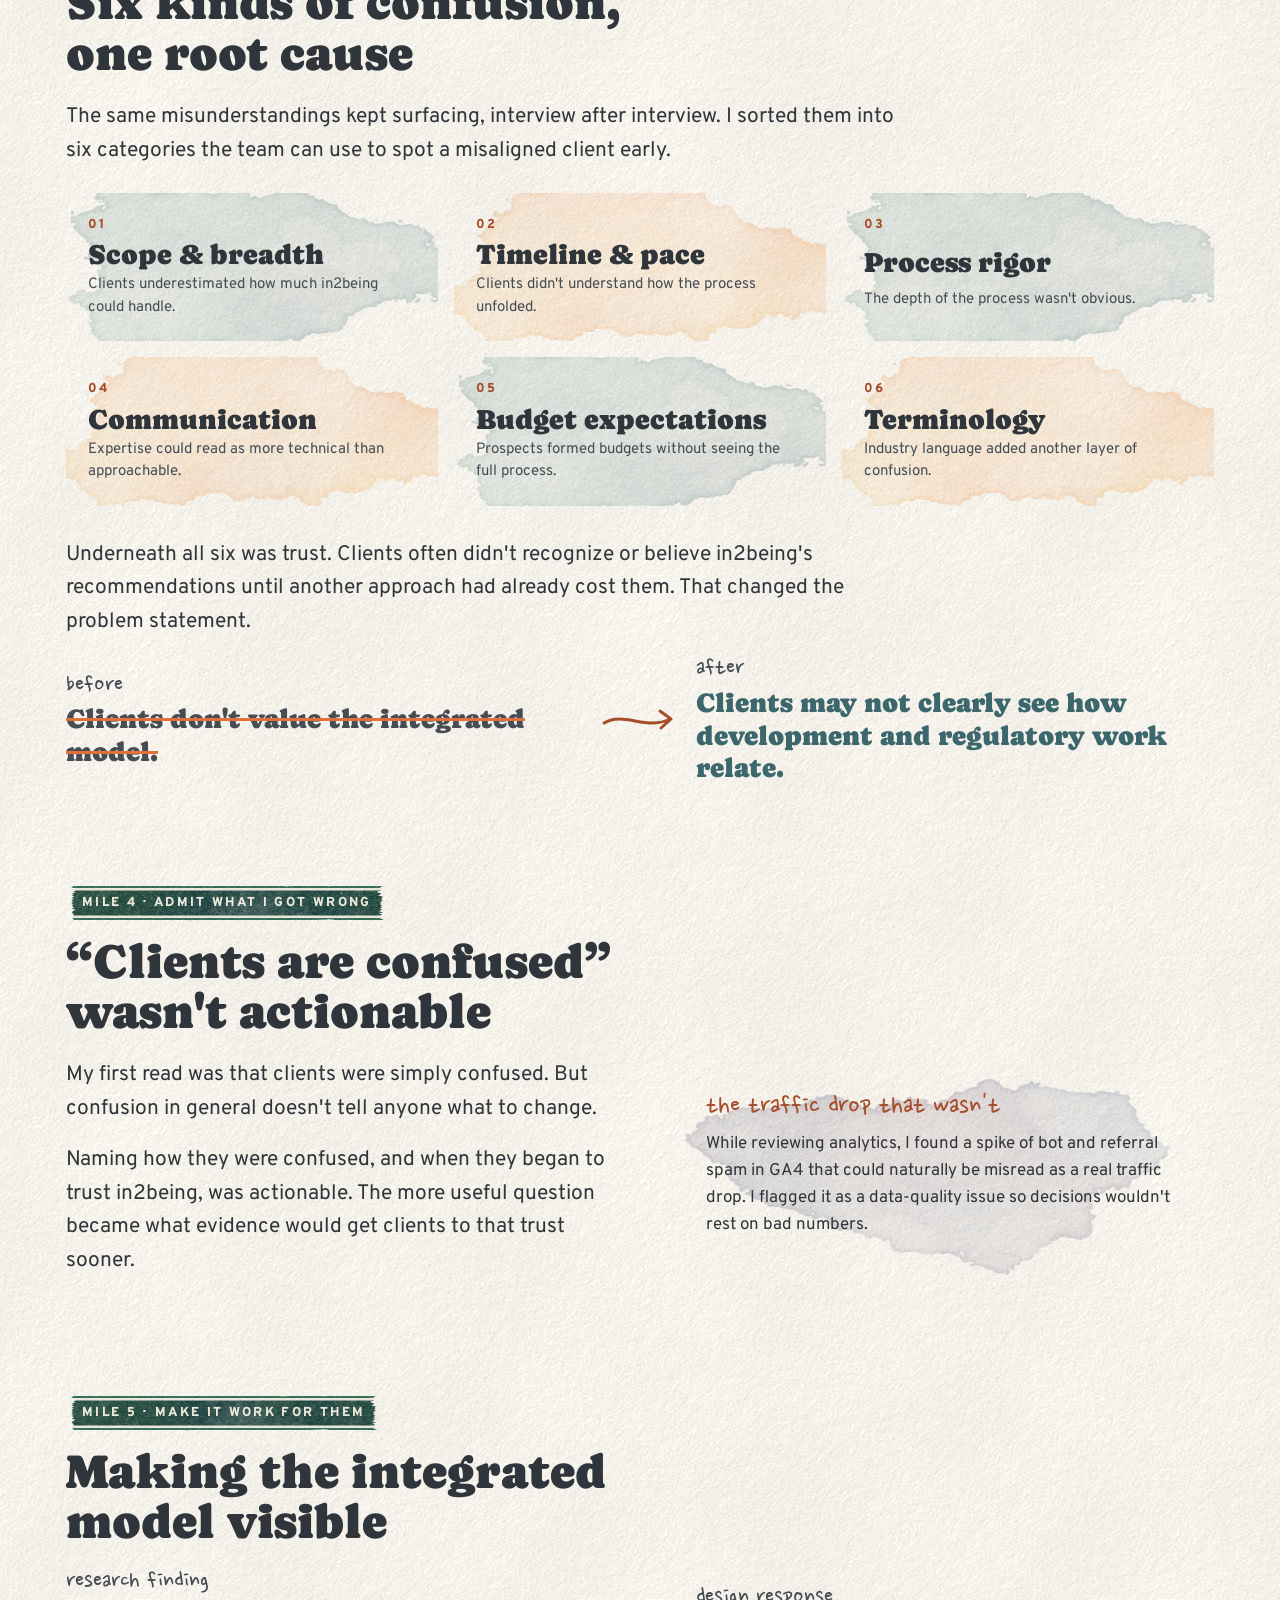
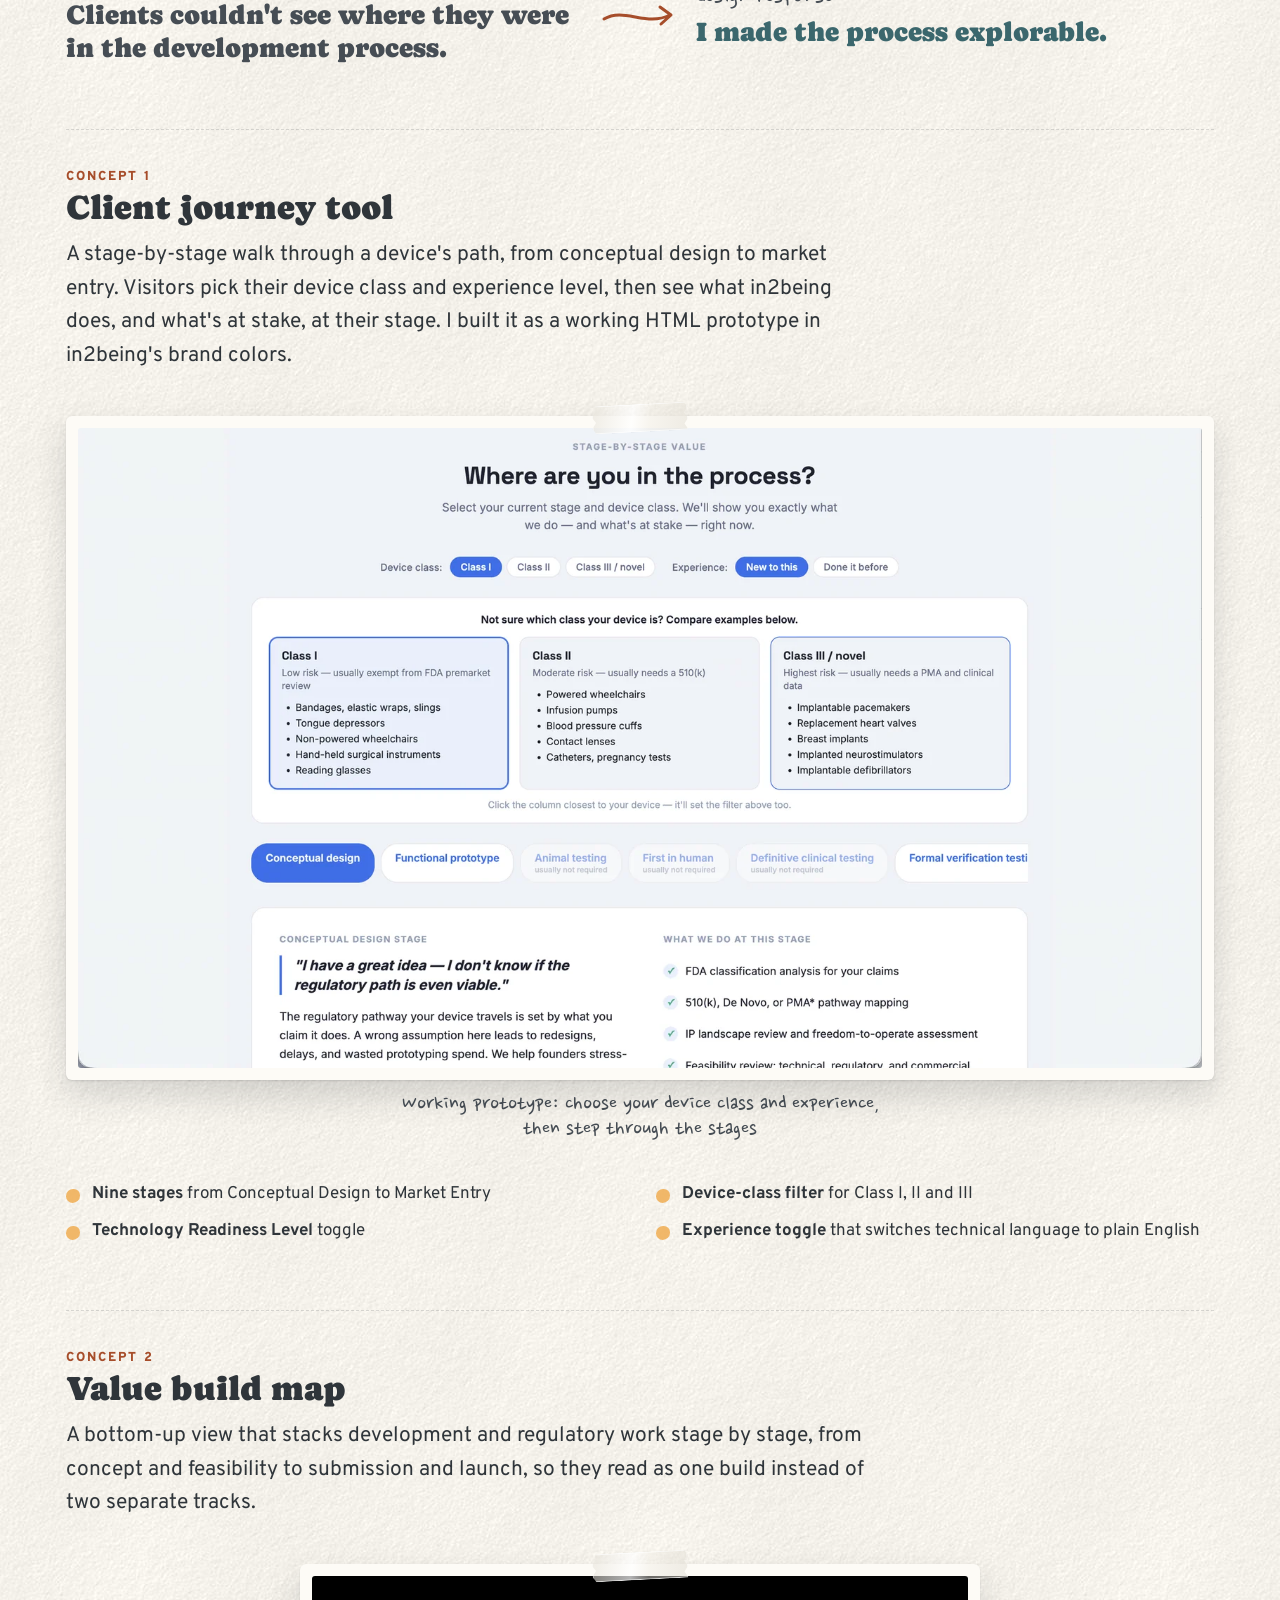
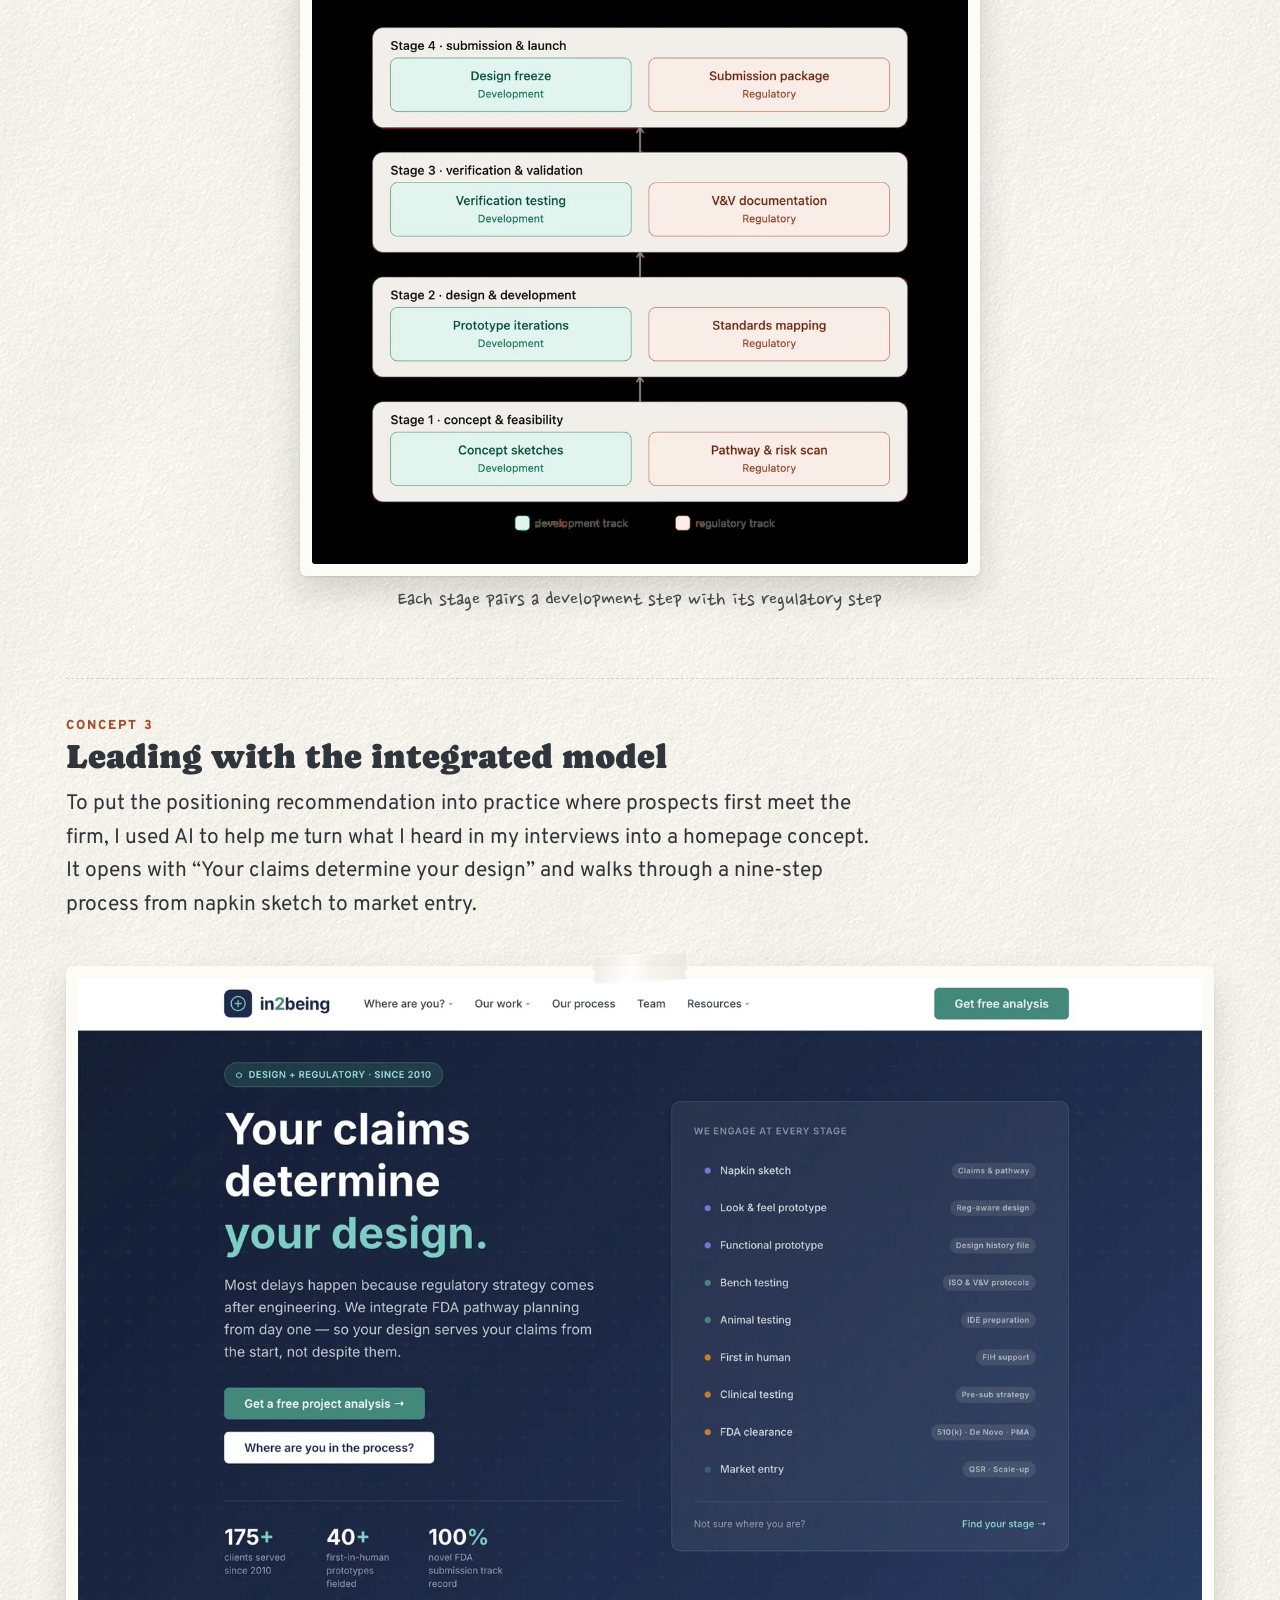
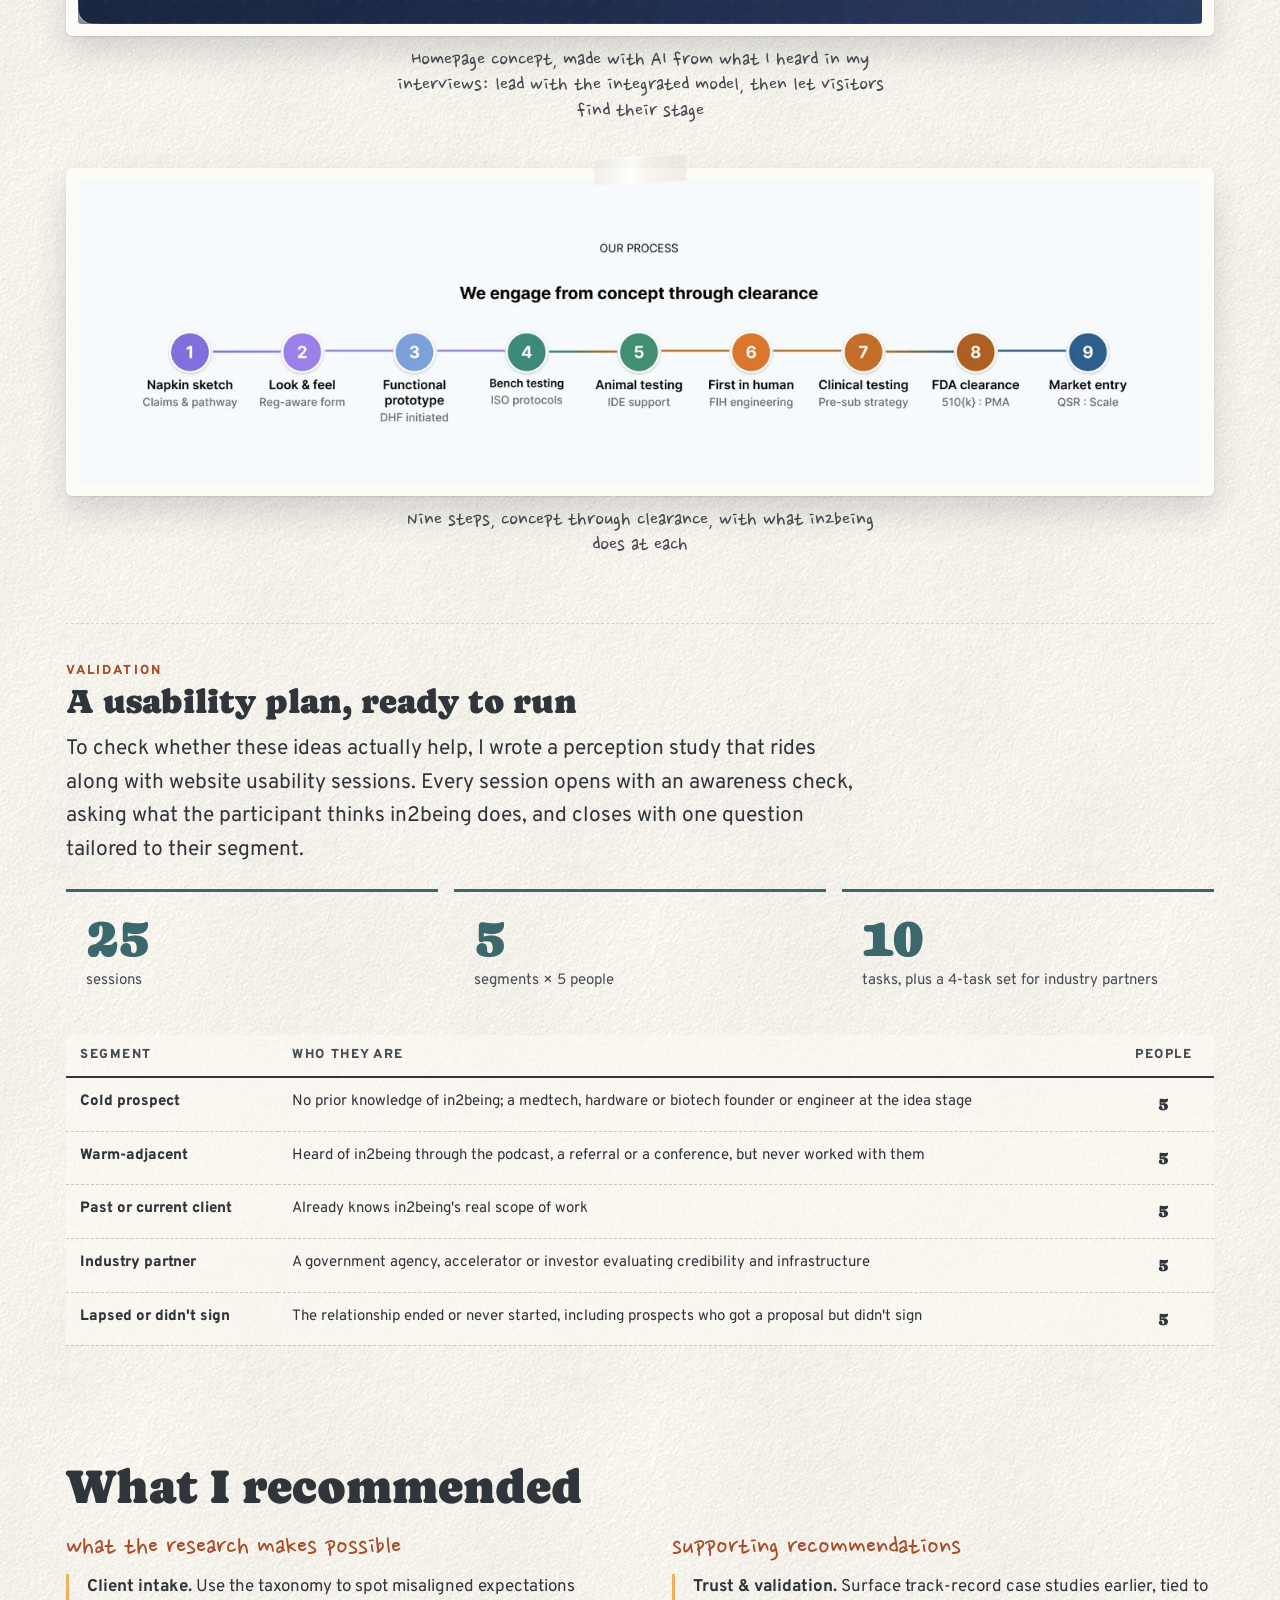
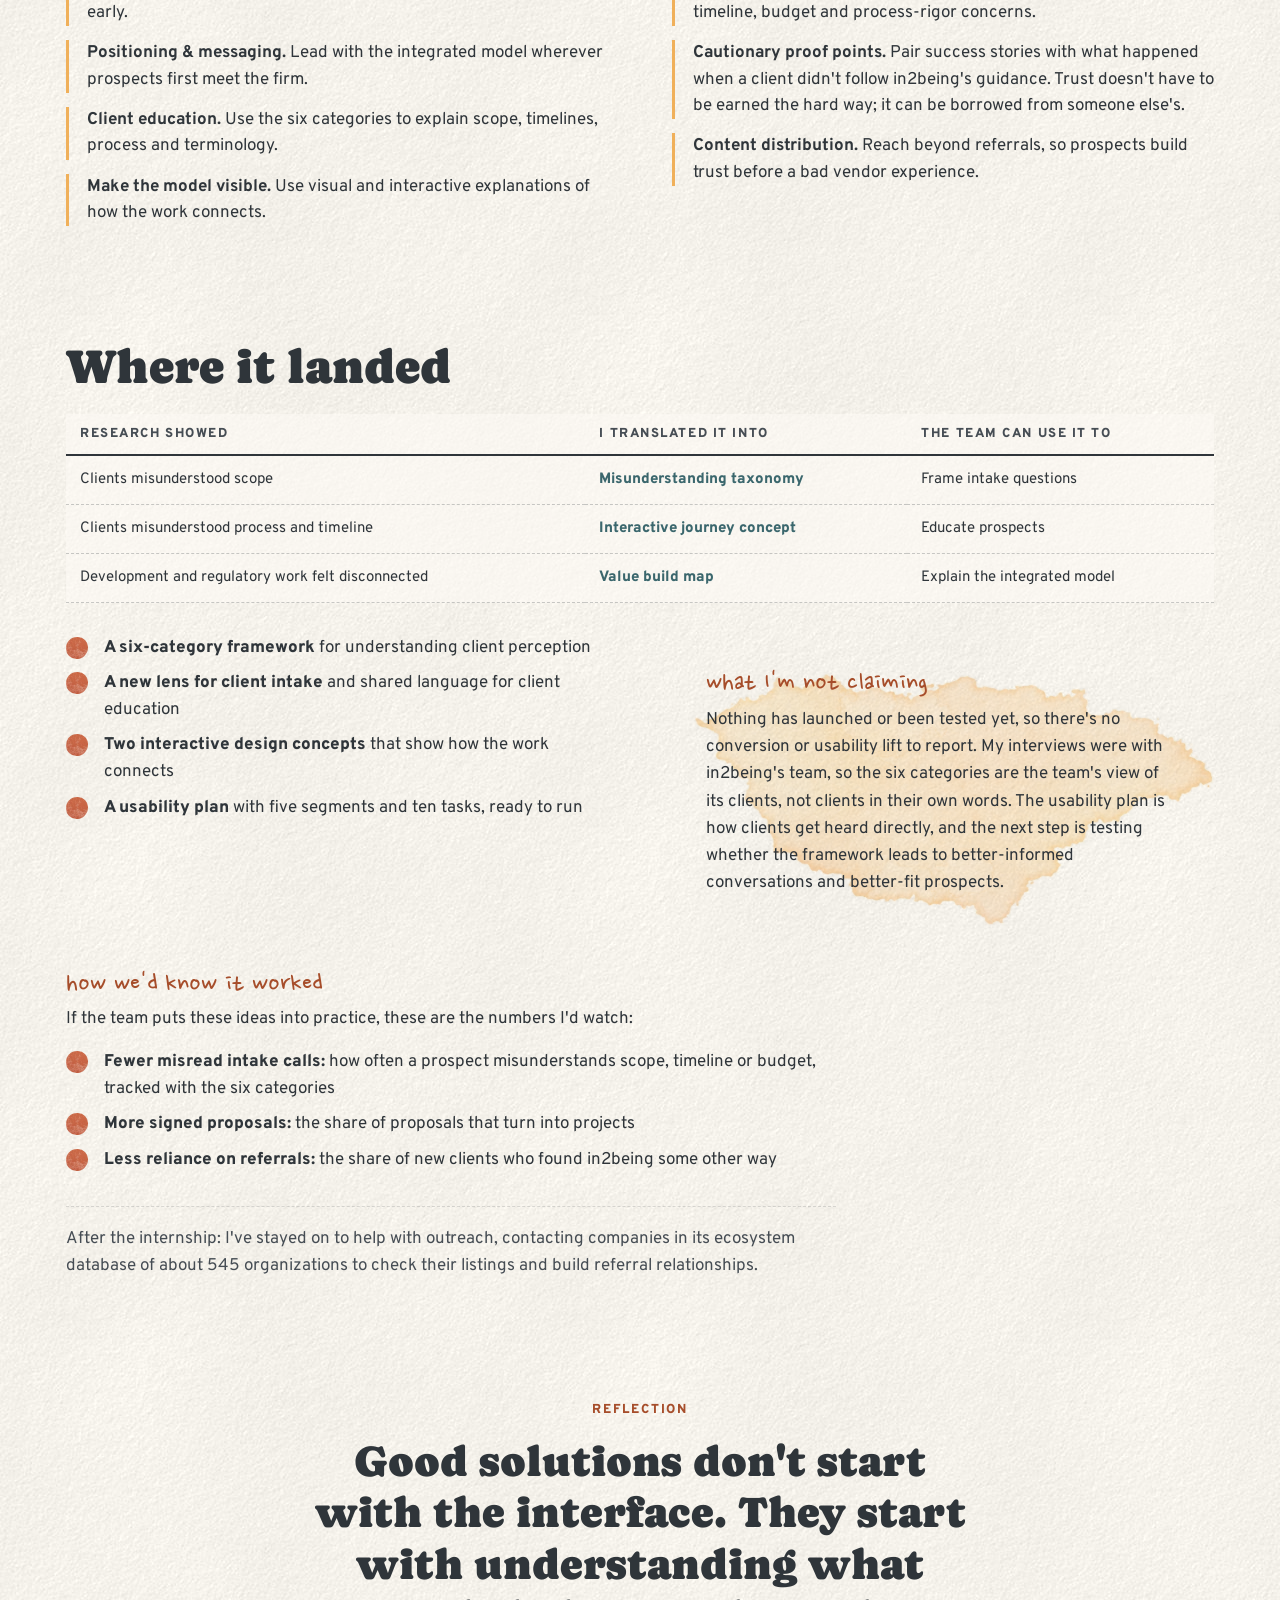
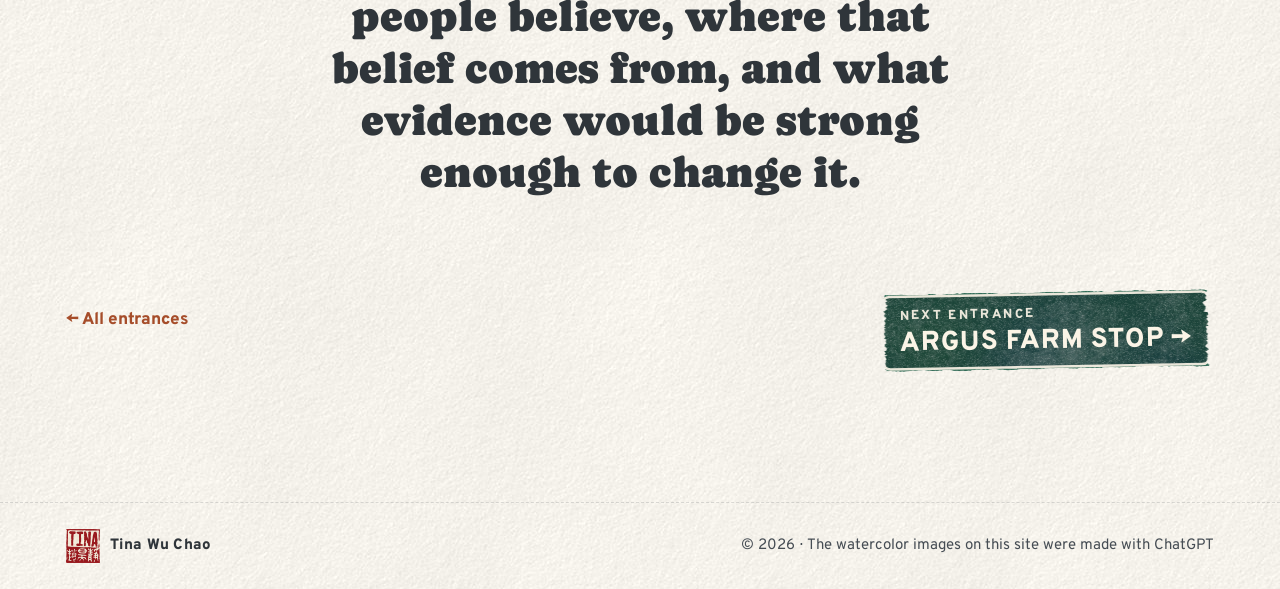
<file: in2being.html>
<!doctype html>
<html lang="en">
<head>
<meta charset="utf-8">
<meta name="viewport" content="width=device-width, initial-scale=1, viewport-fit=cover">
<title>in2being case study · Tina Wu Chao</title>
<link rel="icon" href="favicon.ico?v=3" sizes="any">
<link rel="icon" type="image/png" sizes="32x32" href="images/icons/favicon-32.png?v=3">
<link rel="icon" type="image/png" sizes="16x16" href="images/icons/favicon-16.png?v=3">
<link rel="apple-touch-icon" href="images/icons/apple-touch-icon.png?v=3">
<meta name="description" content="A medical device consultancy whose clients knew only a fraction of what it could do. I turned stakeholder research into six areas of client confusion that the founder now uses to guide onboarding questions.">
<meta property="og:type" content="website">
<meta property="og:site_name" content="Tina Wu Chao">
<meta property="og:title" content="in2being · a UX case study by Tina Wu Chao">
<meta property="og:description" content="A medical device consultancy whose clients knew only a fraction of what it could do. I turned stakeholder research into six areas of client confusion that the founder now uses to guide onboarding questions.">
<meta property="og:url" content="https://tinawuchao.com/in2being.html">
<meta property="og:image" content="https://tinawuchao.com/images/og/in2being.jpg">
<meta property="og:image:width" content="1200">
<meta property="og:image:height" content="630">
<meta property="og:image:alt" content="in2being case study">
<meta name="twitter:card" content="summary_large_image">
<link rel="preconnect" href="https://fonts.googleapis.com">
<link rel="preconnect" href="https://fonts.gstatic.com" crossorigin>
<link rel="stylesheet" href="https://fonts.googleapis.com/css2?family=Caprasimo&family=Nanum+Pen+Script&family=Overpass:ital,wght@0,400;0,600;0,800;1,400&display=swap">
<link rel="stylesheet" href="css/site.css?v=20261111d">
<style>.tt-sticker { filter: url(#sticker-cut); }</style>
</head>
<body>
<svg width="0" height="0" style="position:absolute" aria-hidden="true">
  <defs>
    <filter id="wc-road" x="-15%" y="-2%" width="130%" height="104%" color-interpolation-filters="sRGB">
      <feTurbulence type="fractalNoise" baseFrequency="0.028" numOctaves="2" seed="4" result="warp"/>
      <feDisplacementMap in="SourceGraphic" in2="warp" scale="10" xChannelSelector="R" yChannelSelector="G" result="wet"/>
      <feTurbulence type="fractalNoise" baseFrequency="0.85" numOctaves="2" seed="9" result="grain"/>
      <feColorMatrix in="grain" type="matrix" values="0 0 0 0 0  0 0 0 0 0  0 0 0 0 0  0 0 0 -1.1 1.25" result="grainA"/>
      <feComposite in="wet" in2="grainA" operator="in" result="mottled"/>
      <feGaussianBlur in="mottled" stdDeviation=".5"/>
    </filter>
    <filter id="sticker-cut" x="-20%" y="-25%" width="140%" height="150%" color-interpolation-filters="sRGB">
      <feMorphology in="SourceAlpha" operator="dilate" radius="20" result="grown"/>
      <feGaussianBlur in="grown" stdDeviation="8" result="soft"/>
      <feComponentTransfer in="soft" result="cut"><feFuncA type="linear" slope="4" intercept="-1.6"/></feComponentTransfer>
      <feGaussianBlur in="cut" stdDeviation="7" result="blurred"/>
      <feOffset in="blurred" dx="3" dy="9" result="drop"/>
      <feFlood flood-color="#2a2018" flood-opacity=".3" result="shc"/>
      <feComposite in="shc" in2="drop" operator="in" result="shadow"/>
      <feFlood flood-color="#fffdf8" result="paper"/>
      <feComposite in="paper" in2="cut" operator="in" result="sticker"/>
      <feMerge><feMergeNode in="shadow"/><feMergeNode in="sticker"/></feMerge>
    </filter>
    <symbol id="arrow-out" viewBox="0 0 16 16"><path d="M5 3h8v8M13 3 3 13" fill="none" stroke="currentColor" stroke-width="2.2" stroke-linecap="round" stroke-linejoin="round"/></symbol>
  </defs>
</svg>

<nav class="nav" id="nav" aria-label="Main">
  <a class="brand" href="./"><img class="seal" src="images/seal.png" alt="" width="256" height="256"><span>Tina Wu Chao</span></a>
  <button class="menu-btn" id="menuBtn" aria-expanded="false" aria-controls="navLinks">Menu</button>
  <ul class="nav-links" id="navLinks">
    <li><a href="./#work" aria-current="true">Work</a></li>
    <li><a href="./#process">Process</a></li>
    <li><a href="./#studio">Studio</a></li>
    <li><a href="about.html">About</a></li>
    <li><a href="gallery.html">Gallery</a></li>
    <li><a href="Tina-Chao-Resume.pdf" target="_blank" rel="noopener">Résumé ↗</a></li>
    <li><a class="hello" href="./#contact">Say hello</a></li>
  </ul>
</nav>

<main id="in2being" class="view subpage cs">
  <header class="wrap cs-head has-art" data-toc="Overview">
    <a class="back" href="./#work">← Back to all entrances</a>
    <div class="entry-sign">
      <span class="sign tab"><span class="tabtext">Internship · 2026</span></span>
      <span class="sign"><span class="big">in2being</span></span>
    </div>
    <h1 class="cs-title">From “clients are confused” to better questions at onboarding</h1>
    <p class="cs-lede">A medical device consultancy whose clients knew only a fraction of what it could do. I turned stakeholder research into six areas of client confusion that the founder now uses to guide onboarding questions.</p>
    <figure class="cs-art"><img src="images/cs-in2-home.webp" alt="My homepage concept for in2being: "Your claims determine your design," with a stage-by-stage panel showing where a device is in development" loading="eager"></figure>
  </header>

  <div class="wrap">
    <dl class="cs-meta">
      <div><dt>Role</dt><dd>UX research, strategy, interaction design</dd></div>
      <div><dt>When</dt><dd>Internship · June to August 2026</dd></div>
      <div><dt>Worked with</dt><dd>The founder and internal stakeholders</dd></div>
      <div><dt>Tools</dt><dd>Figma, FigJam, PowerPoint, AI-assisted prototyping</dd></div>
    </dl>

    <section class="inshort" aria-label="In short">
      <div><p class="hand">the problem</p><p>Clients didn't consistently understand what in2being could do, and often trusted its advice only after a misstep had cost them.</p></div>
      <div><p class="hand">what I did</p><p>Ran 16+ interviews with 12 people, built a six-part taxonomy of client confusion, ran a business analysis, and designed two interactive concepts plus a usability plan.</p></div>
      <div><p class="hand">where it stands</p><p>The founder now uses the areas I identified to guide questions when onboarding new clients. The design concepts and usability plan haven’t been put to use yet. They may be after the firm’s first website update.</p></div>
    </section>

    <section class="myrole" aria-labelledby="roleTitle">
      <h2 class="myrole-label" id="roleTitle">my role</h2>
      <p class="myrole-lede">I led the research and strategy work from discovery through recommendation.</p>
      <dl class="myrole-grid">
        <div><dt>Research</dt><dd>Stakeholder interviews, affinity synthesis, perception taxonomy</dd></div>
        <div><dt>Strategy</dt><dd>Business Model Canvas, SWOT, competitive analysis, client segmentation</dd></div>
        <div><dt>Design</dt><dd>Interactive process tools, value build map</dd></div>
        <div><dt>Validation</dt><dd>Usability-testing strategy</dd></div>
      </dl>
    </section>

    <blockquote class="cs-quote">
      <p>“Tina's contributions helped shape an updated marketing approach that we are now implementing.”</p>
      <cite>Founder, in2being</cite>
    </blockquote>
  </div>

  <!-- MILE 1 -->
  <section class="wrap mile" aria-labelledby="m1">
    <span class="sign mile-tab"><span class="tabtext">Mile 1 · Sit with the problem</span></span>
    <h2 id="m1">Clients knew a fraction of the firm</h2>
    <div class="prose">
      <p>in2being is a medical device consultancy that does both product development and regulatory work. It already explained both on its website and in client conversations. Even so, clients didn't consistently understand what the firm could do, and they tended to trust its recommendations only after a different approach had cost them time or money.</p>
      <p>So the job wasn't to add more information. It was to make the value that already existed easier to see. To get there, I needed to know:</p>
    </div>
    <ul class="questions">
      <li>What does the team believe clients misunderstand, and where does it show up?</li>
      <li>When do clients start to trust in2being's advice, and what gets them there?</li>
      <li>Is this only a messaging problem, or something in how the business works?</li>
    </ul>
    <div class="shot-pair">
      <figure class="shot"><span class="shot-mat"><img src="images/cs-in2-site-hero.webp" alt="in2being's existing homepage: 'With you every step of the way' over a blue medical-technology illustration, with a Contact Us Today button." width="1200" height="680" loading="lazy"></span><figcaption>Before: the homepage promised help every step of the way</figcaption></figure>
      <figure class="shot"><span class="shot-mat"><img src="images/cs-in2-site-services.webp" alt="Four service cards from the existing site: Development/Testing, Intellectual Property, Regulatory Clearance and Project Rescue." width="1200" height="411" loading="lazy"></span><figcaption>and listed the services as four separate cards</figcaption></figure>
    </div>
  </section>

  <!-- MILE 2 -->
  <section class="wrap mile" aria-labelledby="m2">
    <span class="sign mile-tab"><span class="tabtext">Mile 2 · Listen to real people</span></span>
    <h2 id="m2">Starting inside the firm</h2>
    <div class="split">
      <div class="prose">
        <p>Before I could understand clients, I needed to know how the team saw its own work. I ran 16+ interviews with 12 people across the firm, including repeat sessions with the founder, to map the internal mental model, then grouped the notes in FigJam to find patterns across conversations.</p>
        <ul class="methods">
          <li><b>Stakeholder interviews</b><span>16+ interviews with 12 people, including repeat sessions with the founder</span></li>
          <li><b>Affinity synthesis</b><span>Patterns across interviews, grouped in FigJam</span></li>
          <li><b>Perception taxonomy</b><span>The recurring kinds of client confusion</span></li>
          <li><b>Business analysis</b><span>Business Model Canvas, SWOT, competitor analysis and client segmentation, to test whether this was only a messaging problem</span></li>
        </ul>
      </div>
      <figure class="quarter-fig">
        <svg viewBox="0 0 200 200" class="quarter" aria-hidden="true">
          <g filter="url(#wc-road)">
            <circle cx="100" cy="100" r="78" fill="#3b676d" fill-opacity=".16" stroke="#3b676d" stroke-opacity=".6" stroke-width="5"/>
            <path d="M100 100 L100 22 A78 78 0 0 1 178 100 Z" fill="#e2703a" fill-opacity=".85"/>
          </g>
        </svg>
        <figcaption><span class="q-big">“at most a quarter”</span>One stakeholder's estimate of how much of in2being's work clients actually knew about.</figcaption>
      </figure>
    </div>
    <p class="hand heard-label">what I heard</p>
    <ul class="stickies" aria-label="What stakeholders told me">
      <li class="sticky s1" style="--r:-1.4deg"><p>“They think we only do one of the many things we do — regulatory, or prototype builds, or electronics, or mechanical, or testing.”</p></li>
      <li class="sticky s2" style="--r:1deg"><p>“They understand a quarter of what we do — Regulatory or Development. They don't understand what that half is needed… if they've had a medical device business [before]. [They] understand half of what your business does, and of that half they understand half of that.”</p></li>
      <li class="sticky s3" style="--r:-.8deg"><p>“A lot of our job is in education. Our clients are primarily startups, their budget is very limited… we come from startups so we understand the pressures they're under.”</p></li>
    </ul>
    <p class="sticky-src">From stakeholder interviews, as I grouped them in FigJam</p>

    <div class="subblock">
      <h3>Was it only a messaging problem?</h3>
      <p>To find out, I mapped the business itself: a Business Model Canvas, SWOT, competitive analysis and client segmentation. It wasn't only messaging.</p>
      <figure class="shot narrow"><span class="shot-mat"><img src="images/cs-in2-bmc.webp" alt="Business Model Canvas for in2being, covering key partners, activities, resources, value propositions, customer relationships, channels, customer segments, cost structure and revenue streams." width="1493" height="1004" loading="lazy"></span><figcaption>Proposed Business Model Canvas, built from public sources. The team may weight it differently.</figcaption></figure>
    </div>
  </section>

  <!-- MILE 3 -->
  <section class="wrap mile" aria-labelledby="m3">
    <span class="sign mile-tab"><span class="tabtext">Mile 3 · Find the insight</span></span>
    <h2 id="m3">Six kinds of confusion, one root cause</h2>
    <div class="prose"><p>The same misunderstandings kept surfacing, interview after interview. I sorted them into six categories the team can use to spot a misaligned client early.</p></div>
    <ol class="six">
      <li><b>Scope &amp; breadth</b><span>Clients underestimated how much in2being could handle.</span></li>
      <li><b>Timeline &amp; pace</b><span>Clients didn't understand how the process unfolded.</span></li>
      <li><b>Process rigor</b><span>The depth of the process wasn't obvious.</span></li>
      <li><b>Communication</b><span>Expertise could read as more technical than approachable.</span></li>
      <li><b>Budget expectations</b><span>Prospects formed budgets without seeing the full process.</span></li>
      <li><b>Terminology</b><span>Industry language added another layer of confusion.</span></li>
    </ol>
    <div class="prose"><p>Underneath all six was trust. Clients often didn't recognize or believe in2being's recommendations until another approach had already cost them. That changed the problem statement.</p></div>
    <div class="reframe">
      <div class="rf before"><p class="hand">before</p><p class="rf-text"><s>Clients don't value the integrated model.</s></p></div>
      <svg class="rf-arrow" viewBox="0 0 80 40" aria-hidden="true"><path d="M4 22 C 24 10, 46 30, 70 18 M60 10 L71 18 L61 27" fill="none" stroke="#a64d2a" stroke-width="3" stroke-linecap="round" stroke-linejoin="round"/></svg>
      <div class="rf after"><p class="hand">after</p><p class="rf-text">Clients may not clearly see how development and regulatory work relate.</p></div>
    </div>
  </section>

  <!-- MILE 4 -->
  <section class="wrap mile" aria-labelledby="m4">
    <span class="sign mile-tab"><span class="tabtext">Mile 4 · Admit what I got wrong</span></span>
    <h2 id="m4">“Clients are confused” wasn't actionable</h2>
    <div class="split even">
      <div class="prose">
        <p>My first read was that clients were simply confused. But confusion in general doesn't tell anyone what to change.</p>
        <p>Naming how they were confused, and when they began to trust in2being, was actionable. The more useful question became what evidence would get clients to that trust sooner.</p>
      </div>
      <div class="aside-card">
        <p class="hand">the traffic drop that wasn't</p>
        <p>While reviewing analytics, I found a spike of bot and referral spam in GA4 that could naturally be misread as a real traffic drop. I flagged it as a data-quality issue so decisions wouldn't rest on bad numbers.</p>
      </div>
    </div>
  </section>

  <!-- MILE 5 -->
  <section class="wrap mile" aria-labelledby="m5">
    <span class="sign mile-tab"><span class="tabtext">Mile 5 · Make it work for them</span></span>
    <h2 id="m5">Making the integrated model visible</h2>
    <div class="reframe">
      <div class="rf before"><p class="hand">research finding</p><p class="rf-text">Clients couldn't see where they were in the development process.</p></div>
      <svg class="rf-arrow" viewBox="0 0 80 40" aria-hidden="true"><path d="M4 22 C 24 10, 46 30, 70 18 M60 10 L71 18 L61 27" fill="none" stroke="#a64d2a" stroke-width="3" stroke-linecap="round" stroke-linejoin="round"/></svg>
      <div class="rf after"><p class="hand">design response</p><p class="rf-text">I made the process explorable.</p></div>
    </div>

    <article class="concept">
      <h3><span class="num">Concept 1</span>Client journey tool</h3>
      <p>A stage-by-stage walk through a device's path, from conceptual design to market entry. Visitors pick their device class and experience level, then see what in2being does, and what's at stake, at their stage. I built it as a working HTML prototype in in2being's brand colors.</p>
      <figure class="shot"><span class="shot-mat"><img src="images/cs-in2-journey.webp" alt="The client journey prototype, titled 'Where are you in the process?', with device-class and experience toggles, example devices for Class I, II and III, a row of stage tabs from conceptual design onward, and what in2being does at the conceptual design stage." width="1600" height="910" loading="lazy"></span><figcaption>Working prototype: choose your device class and experience, then step through the stages</figcaption></figure>
      <ul class="features">
        <li><b>Nine stages</b> from Conceptual Design to Market Entry</li>
        <li><b>Device-class filter</b> for Class I, II and III</li>
        <li><b>Technology Readiness Level</b> toggle</li>
        <li><b>Experience toggle</b> that switches technical language to plain English</li>
      </ul>
    </article>

    <article class="concept">
      <h3><span class="num">Concept 2</span>Value build map</h3>
      <p>A bottom-up view that stacks development and regulatory work stage by stage, from concept and feasibility to submission and launch, so they read as one build instead of two separate tracks.</p>
      <figure class="shot narrow"><span class="shot-mat"><img src="images/cs-in2-buildmap.webp" alt="Value build map with four stacked stages, from concept and feasibility up to submission and launch. Each stage pairs a development step, such as prototype iterations, with a regulatory step, such as standards mapping." width="1000" height="897" loading="lazy"></span><figcaption>Each stage pairs a development step with its regulatory step</figcaption></figure>
    </article>

    <article class="concept">
      <h3><span class="num">Concept 3</span>Leading with the integrated model</h3>
      <p>To put the positioning recommendation into practice where prospects first meet the firm, I used AI to help me turn what I heard in my interviews into a homepage concept. It opens with “Your claims determine your design” and walks through a nine-step process from napkin sketch to market entry.</p>
      <figure class="shot"><span class="shot-mat"><img src="images/cs-in2-home.webp" alt="Homepage concept for in2being: the headline 'Your claims determine your design,' a free project analysis button, a 'Where are you in the process?' button, and a panel listing the nine stages in2being engages at, from napkin sketch to market entry." width="1600" height="920" loading="lazy"></span><figcaption>Homepage concept, made with AI from what I heard in my interviews: lead with the integrated model, then let visitors find their stage</figcaption></figure>
      <figure class="shot"><span class="shot-mat"><img src="images/cs-in2-process.webp" alt="A nine-step process line titled 'We engage from concept through clearance': napkin sketch, look and feel, functional prototype, bench testing, animal testing, first in human, clinical testing, FDA clearance and market entry, each with in2being's role." width="1400" height="378" loading="lazy"></span><figcaption>Nine steps, concept through clearance, with what in2being does at each</figcaption></figure>
    </article>

    <article class="concept">
      <h3><span class="num">Validation</span>A usability plan, ready to run</h3>
      <p>To check whether these ideas actually help, I wrote a perception study that rides along with website usability sessions. Every session opens with an awareness check, asking what the participant thinks in2being does, and closes with one question tailored to their segment.</p>
      <div class="plan">
        <div class="plan-num"><b>25</b><span>sessions</span></div>
        <div class="plan-num"><b>5</b><span>segments × 5 people</span></div>
        <div class="plan-num"><b>10</b><span>tasks, plus a 4-task set for industry partners</span></div>
      </div>
      <table class="cs-table seg-table">
        <caption class="sr-only">Five participant segments, five people each</caption>
        <thead><tr><th scope="col">Segment</th><th scope="col">Who they are</th><th scope="col">People</th></tr></thead>
        <tbody>
          <tr><td data-label="Segment">Cold prospect</td><td data-label="Who they are">No prior knowledge of in2being; a medtech, hardware or biotech founder or engineer at the idea stage</td><td data-label="People">5</td></tr>
          <tr><td data-label="Segment">Warm-adjacent</td><td data-label="Who they are">Heard of in2being through the podcast, a referral or a conference, but never worked with them</td><td data-label="People">5</td></tr>
          <tr><td data-label="Segment">Past or current client</td><td data-label="Who they are">Already knows in2being's real scope of work</td><td data-label="People">5</td></tr>
          <tr><td data-label="Segment">Industry partner</td><td data-label="Who they are">A government agency, accelerator or investor evaluating credibility and infrastructure</td><td data-label="People">5</td></tr>
          <tr><td data-label="Segment">Lapsed or didn't sign</td><td data-label="Who they are">The relationship ended or never started, including prospects who got a proposal but didn't sign</td><td data-label="People">5</td></tr>
        </tbody>
      </table>
    </article>
  </section>

  <section class="wrap mile" aria-labelledby="recs" data-toc="Recommendations">
    <h2 id="recs">What I recommended</h2>
    <div class="recs">
      <div>
        <p class="hand">what the research makes possible</p>
        <ul>
          <li><b>Client intake.</b> Use the taxonomy to spot misaligned expectations early.</li>
          <li><b>Positioning &amp; messaging.</b> Lead with the integrated model wherever prospects first meet the firm.</li>
          <li><b>Client education.</b> Use the six categories to explain scope, timelines, process and terminology.</li>
          <li><b>Make the model visible.</b> Use visual and interactive explanations of how the work connects.</li>
        </ul>
      </div>
      <div>
        <p class="hand">supporting recommendations</p>
        <ul>
          <li><b>Trust &amp; validation.</b> Surface track-record case studies earlier, tied to timeline, budget and process-rigor concerns.</li>
          <li><b>Cautionary proof points.</b> Pair success stories with what happened when a client didn't follow in2being's guidance. Trust doesn't have to be earned the hard way; it can be borrowed from someone else's.</li>
          <li><b>Content distribution.</b> Reach beyond referrals, so prospects build trust before a bad vendor experience.</li>
        </ul>
      </div>
    </div>
  </section>

  <section class="wrap mile" aria-labelledby="out" data-toc="Where it landed">
    <h2 id="out">Where it landed</h2>
    <table class="cs-table handoff">
      <caption class="sr-only">How the research became tools the team can use</caption>
      <thead><tr><th scope="col">Research showed</th><th scope="col">I translated it into</th><th scope="col">The team can use it to</th></tr></thead>
      <tbody>
        <tr><td data-label="Research showed">Clients misunderstood scope</td><td data-label="I translated it into">Misunderstanding taxonomy</td><td data-label="The team can use it to">Frame intake questions</td></tr>
        <tr><td data-label="Research showed">Clients misunderstood process and timeline</td><td data-label="I translated it into">Interactive journey concept</td><td data-label="The team can use it to">Educate prospects</td></tr>
        <tr><td data-label="Research showed">Development and regulatory work felt disconnected</td><td data-label="I translated it into">Value build map</td><td data-label="The team can use it to">Explain the integrated model</td></tr>
      </tbody>
    </table>
    <div class="split even">
      <ul class="markers">
        <li><span><b>A six-category framework</b> for understanding client perception</span></li>
        <li><span><b>A new lens for client intake</b> and shared language for client education</span></li>
        <li><span><b>Two interactive design concepts</b> that show how the work connects</span></li>
        <li><span><b>A usability plan</b> with five segments and ten tasks, ready to run</span></li>
      </ul>
      <div class="aside-card honest">
        <p class="hand">what I'm not claiming</p>
        <p>Nothing has launched or been tested yet, so there's no conversion or usability lift to report. My interviews were with in2being's team, so the six categories are the team's view of its clients, not clients in their own words. The usability plan is how clients get heard directly, and the next step is testing whether the framework leads to better-informed conversations and better-fit prospects.</p>
      </div>
    </div>
    <div class="measures">
      <p class="hand">how we'd know it worked</p>
      <p>If the team puts these ideas into practice, these are the numbers I'd watch:</p>
      <ul class="markers">
        <li><span><b>Fewer misread intake calls:</b> how often a prospect misunderstands scope, timeline or budget, tracked with the six categories</span></li>
        <li><span><b>More signed proposals:</b> the share of proposals that turn into projects</span></li>
        <li><span><b>Less reliance on referrals:</b> the share of new clients who found in2being some other way</span></li>
      </ul>
    </div>
    <p class="still">After the internship: I've stayed on to help with outreach, contacting companies in its ecosystem database of about 545 organizations to check their listings and build referral relationships.</p>
  </section>

  <section class="wrap reflection" aria-label="Reflection" data-toc="Reflection">
    <p class="eyebrow">Reflection</p>
    <p class="refl">Good solutions don't start with the interface. They start with understanding what people believe, where that belief comes from, and what evidence would be strong enough to change it.</p>
  </section>

  <nav class="wrap cs-next" aria-label="Next">
    <a class="back" href="./#work">← All entrances</a>
    <a class="next-sign sign" href="argus.html"><span class="tabtext">Next entrance</span><span class="big">Argus Farm Stop →</span></a>
  </nav>
</main>

<footer>
  <div class="wrap">
    <a class="brand" href="./"><img class="seal" src="images/seal.png" alt="" width="256" height="256"><span>Tina Wu Chao</span></a>
    <span>© 2026 · The watercolor images on this site were made with ChatGPT</span>
  </div>
</footer>

<script src="js/site.js?v=20261111c"></script>
</body>
</html>
</file>
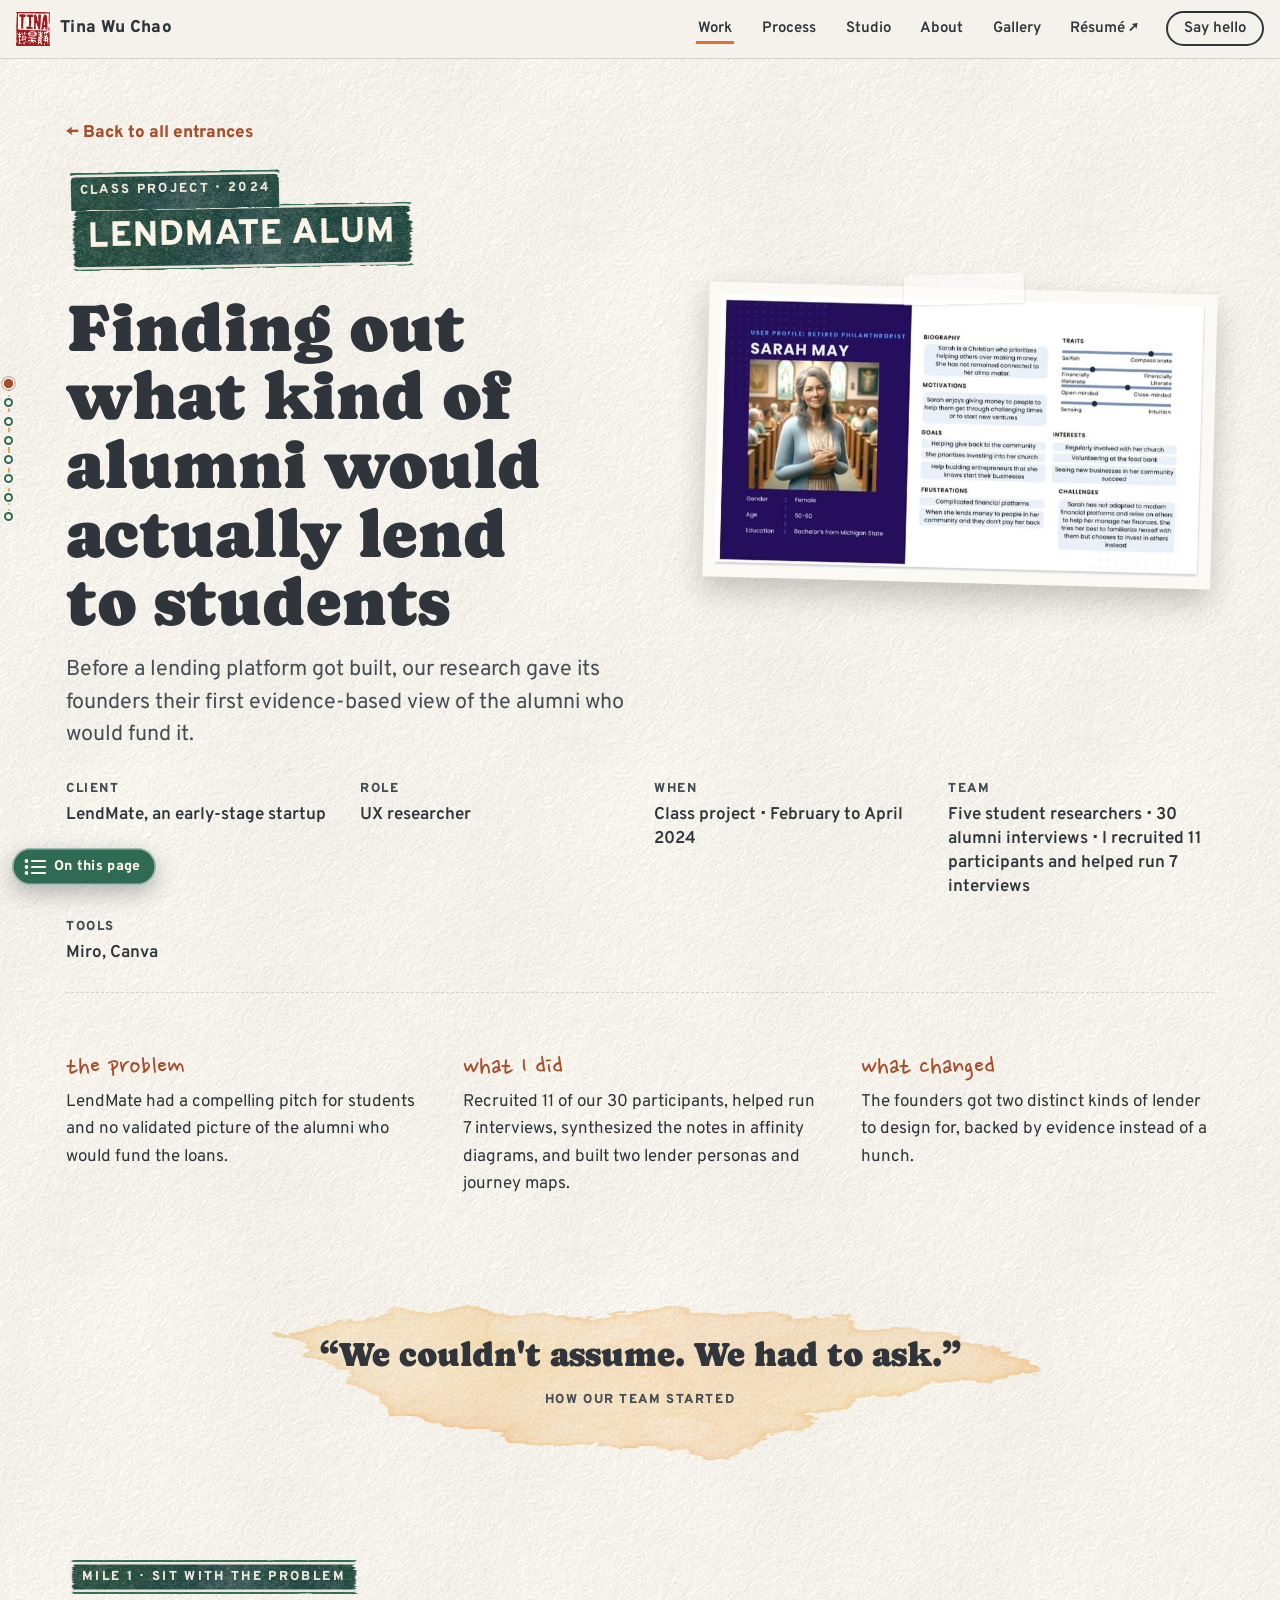
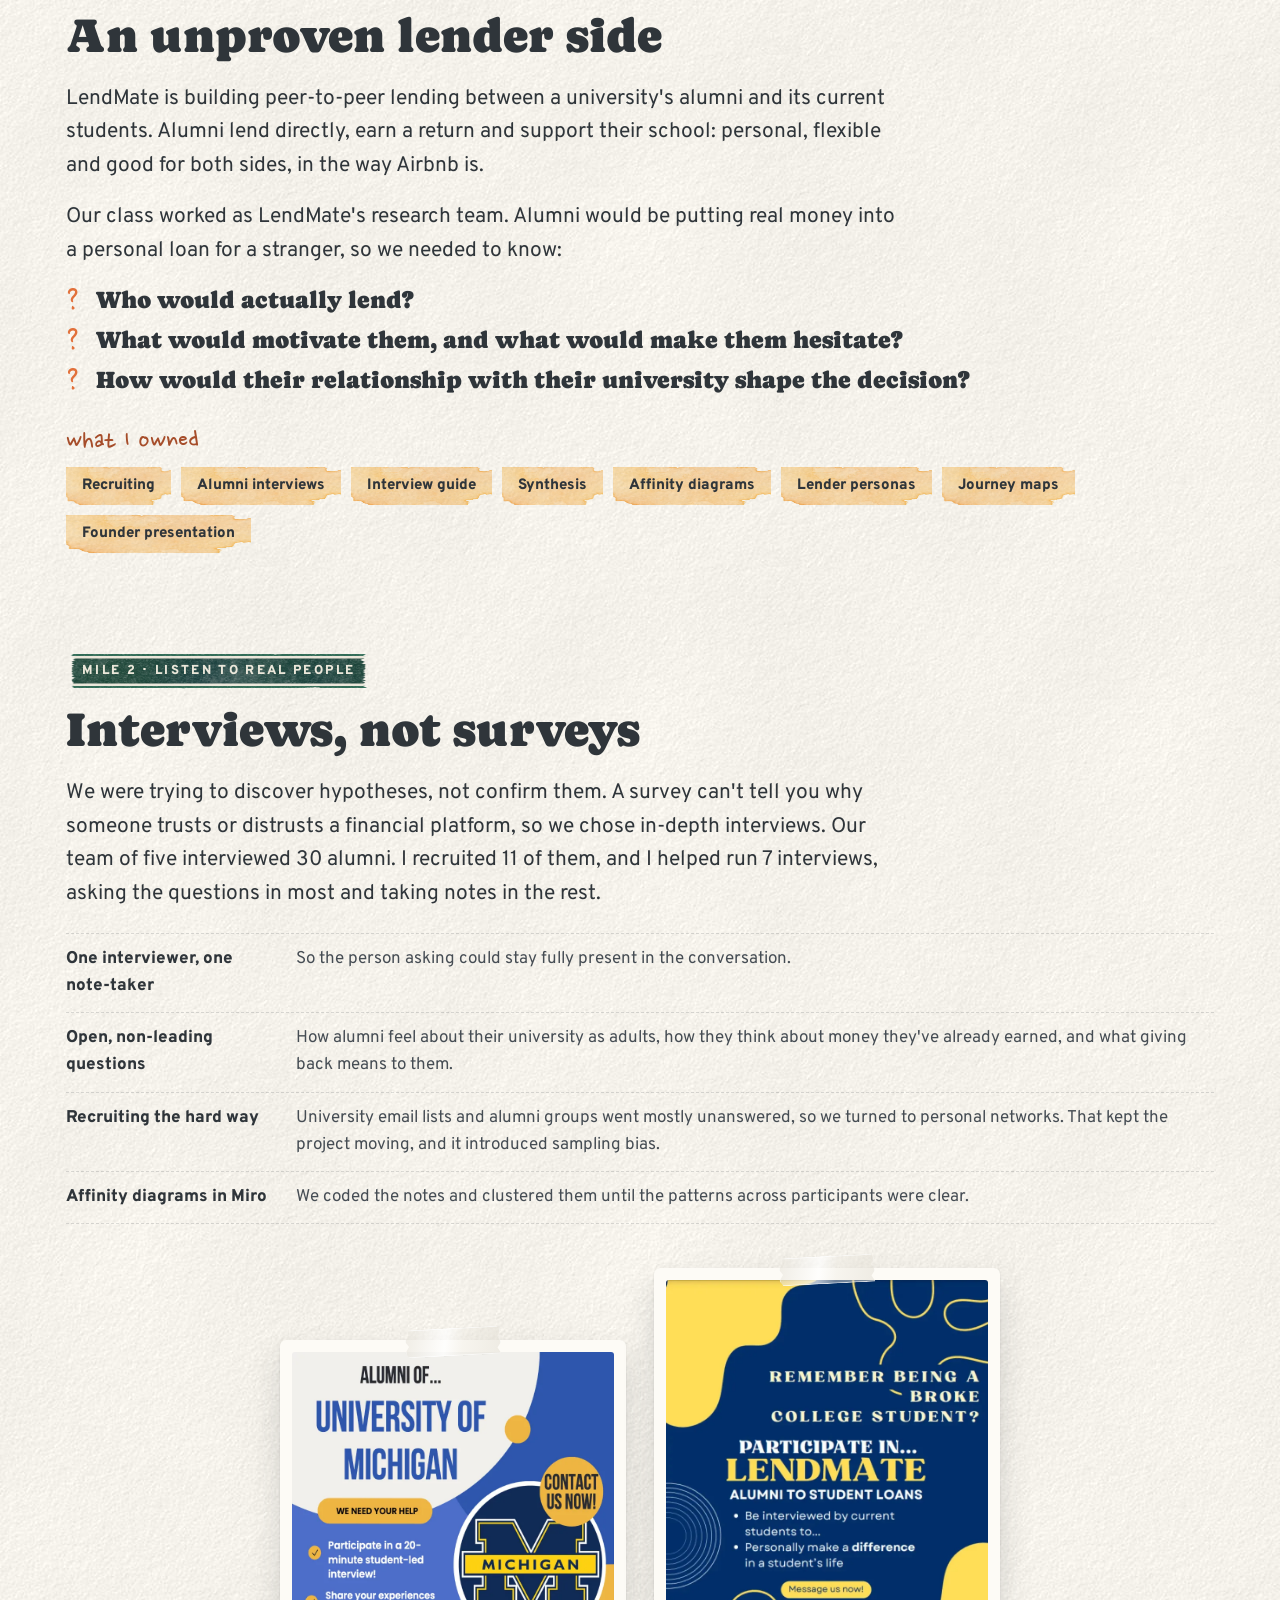
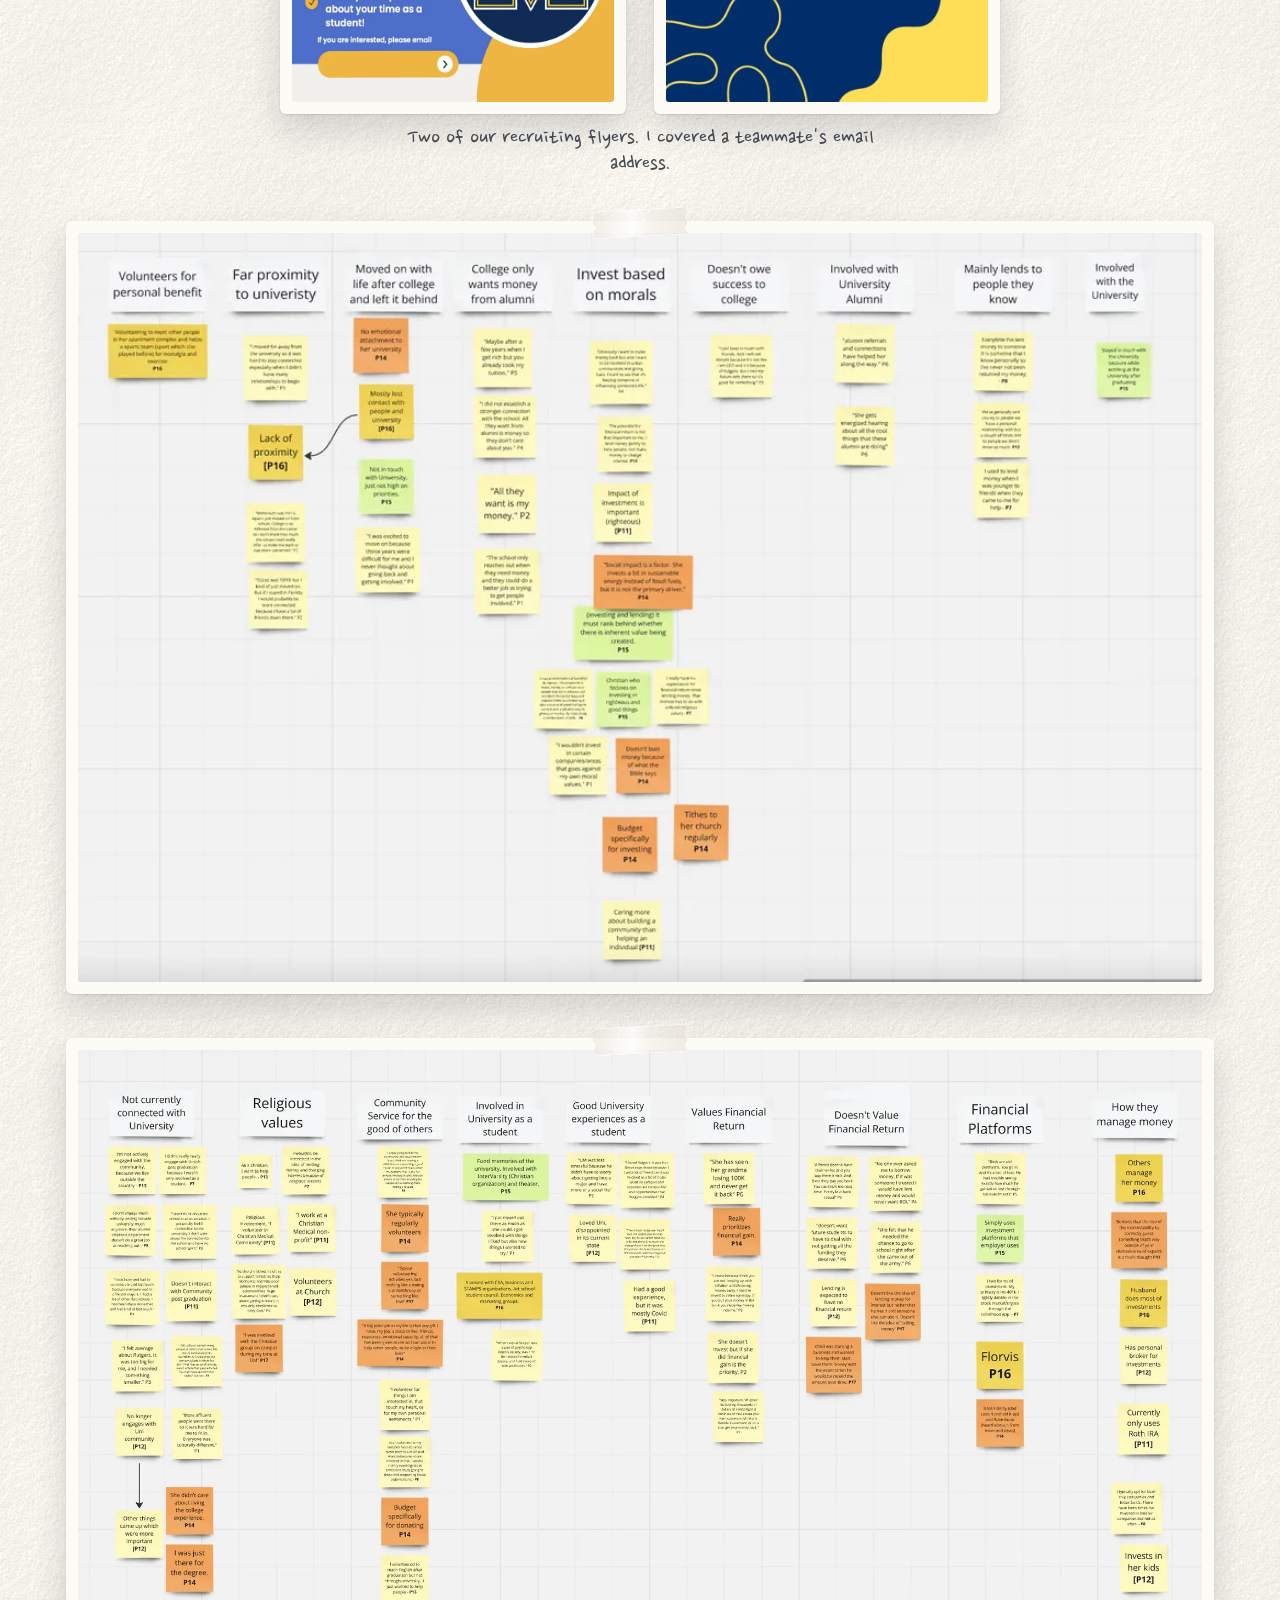
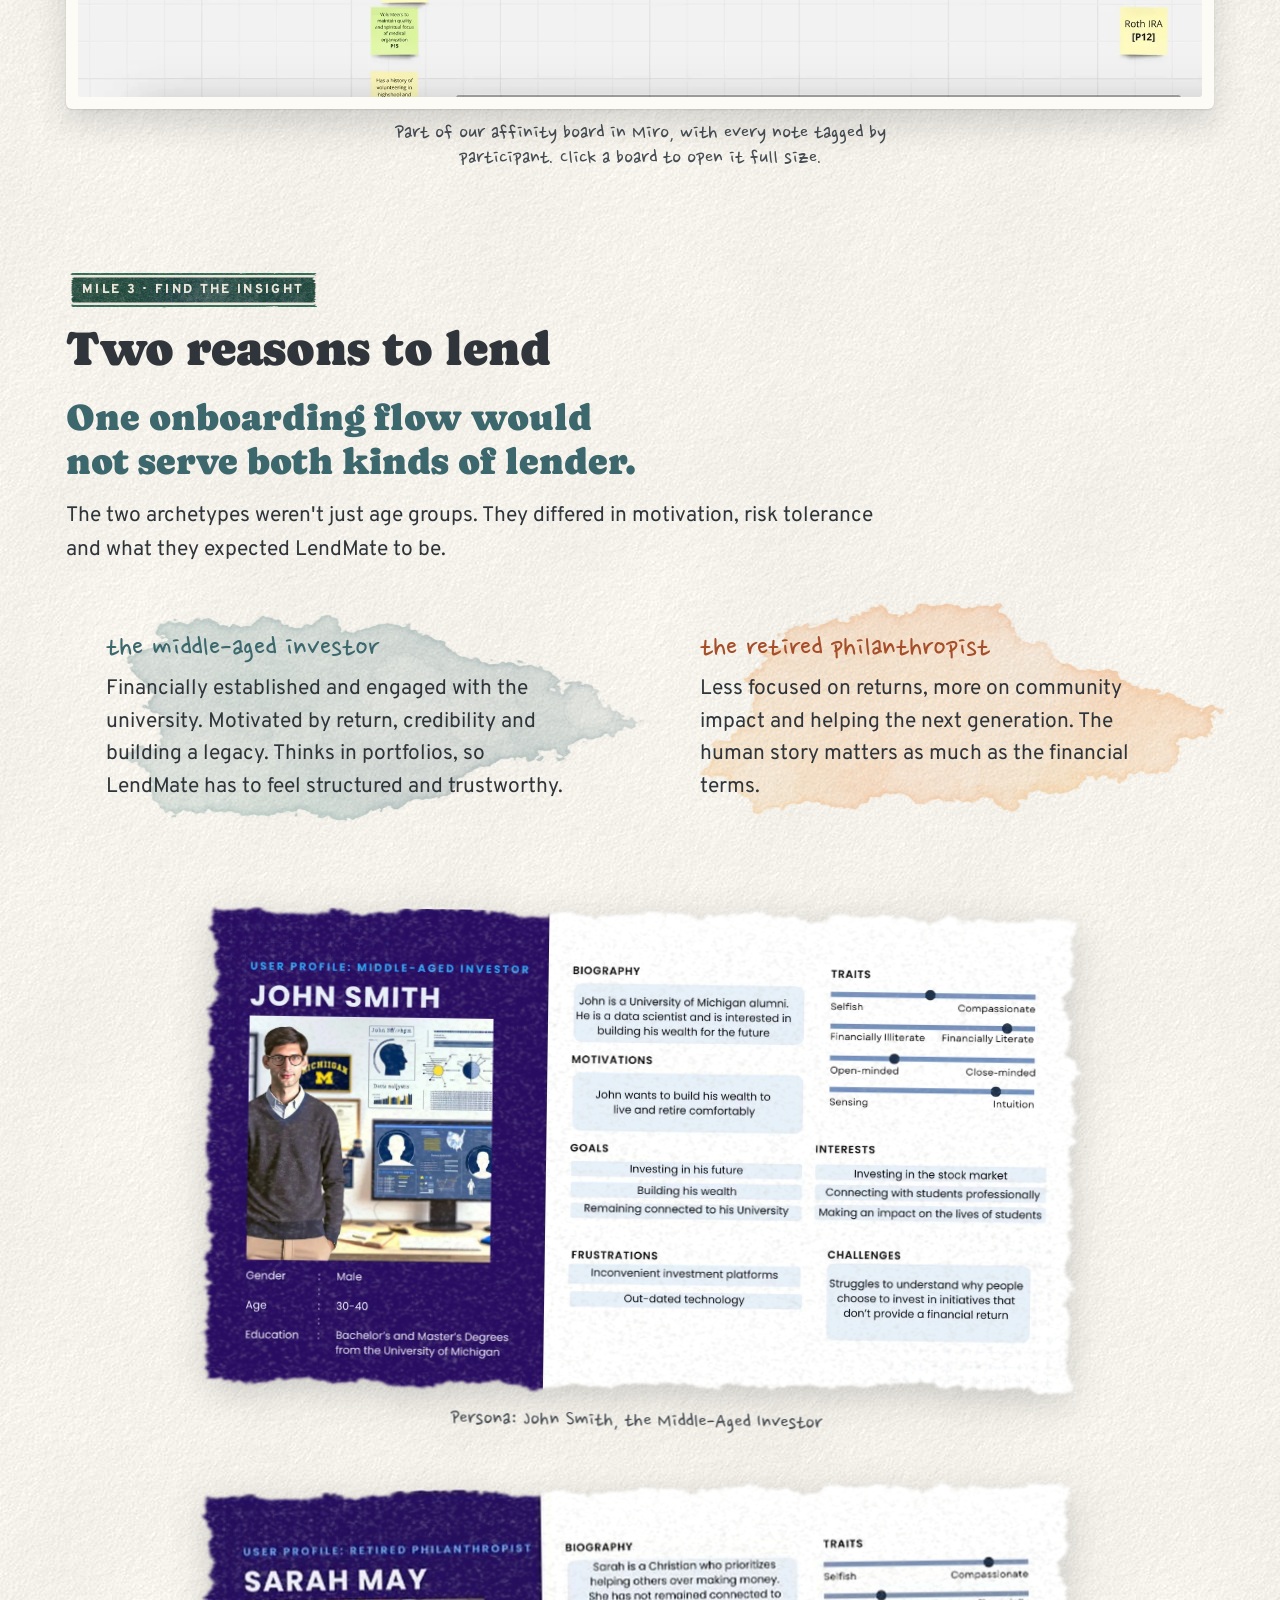
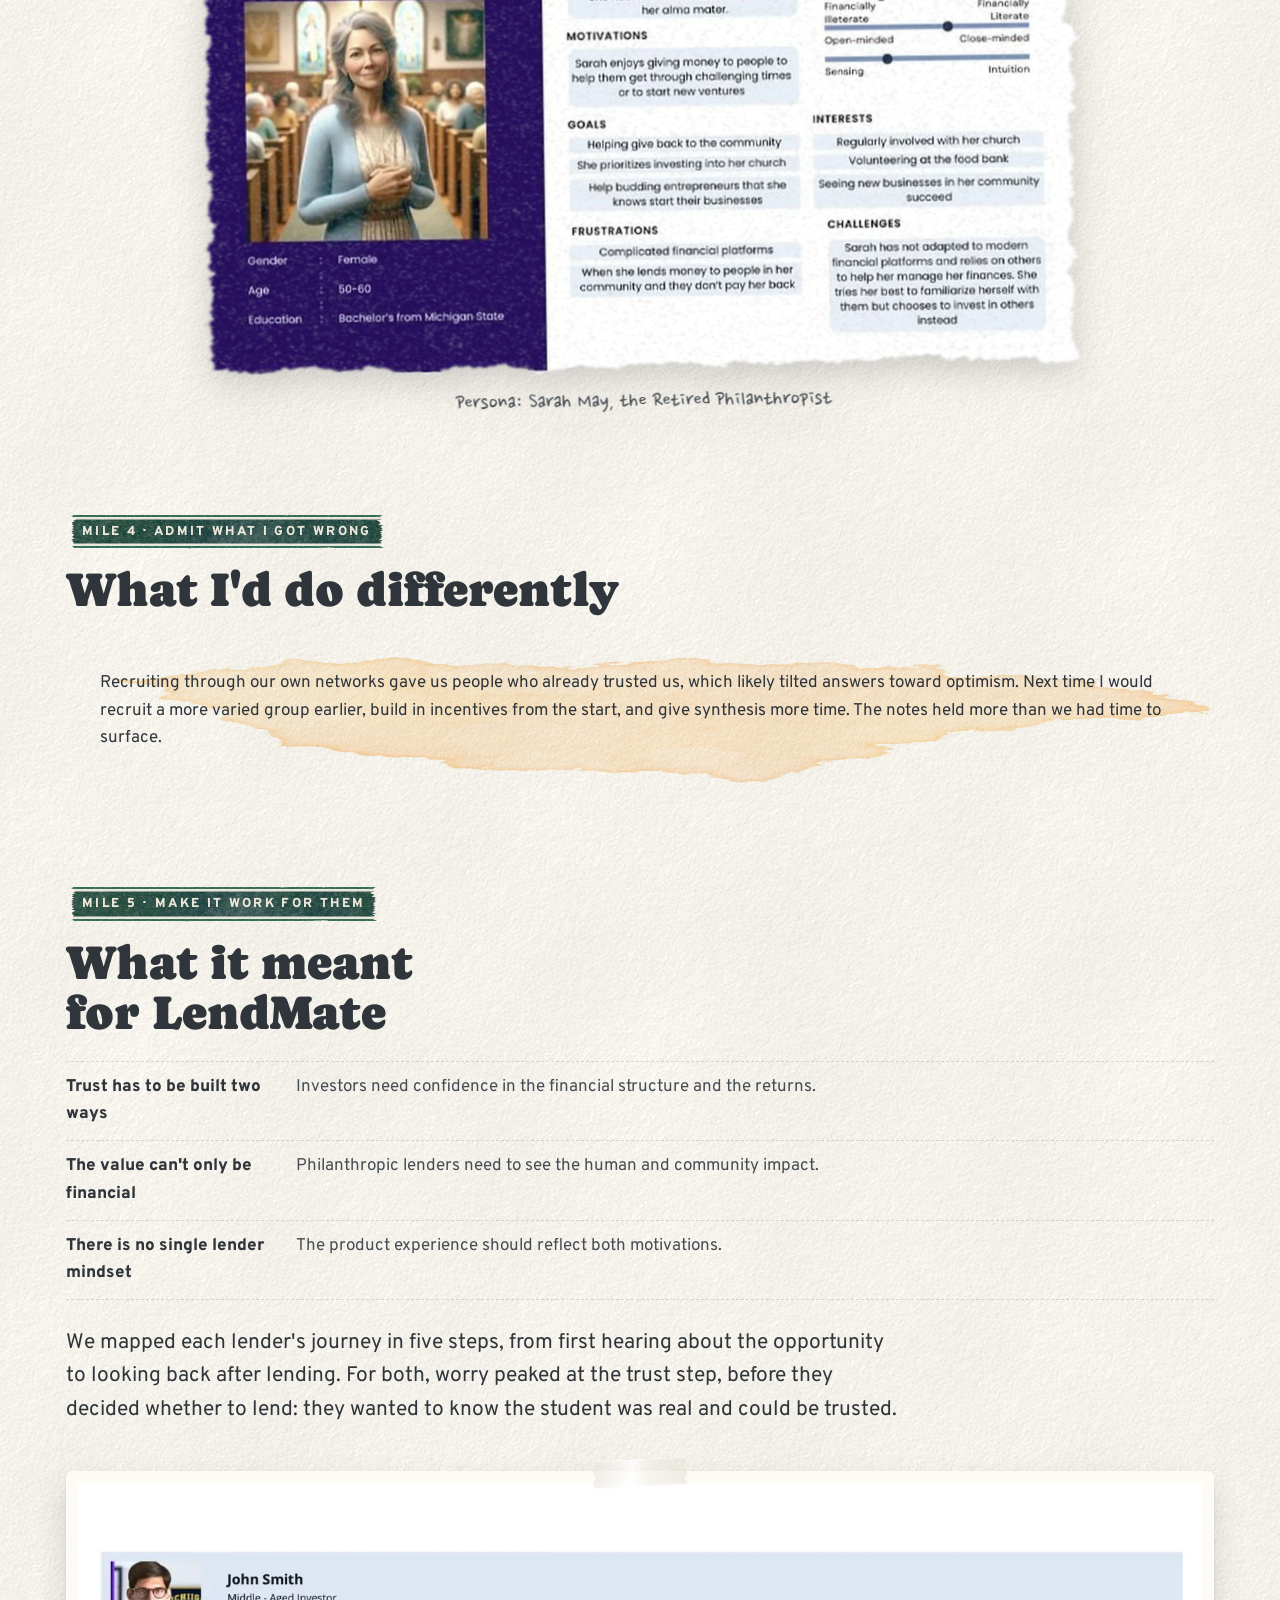
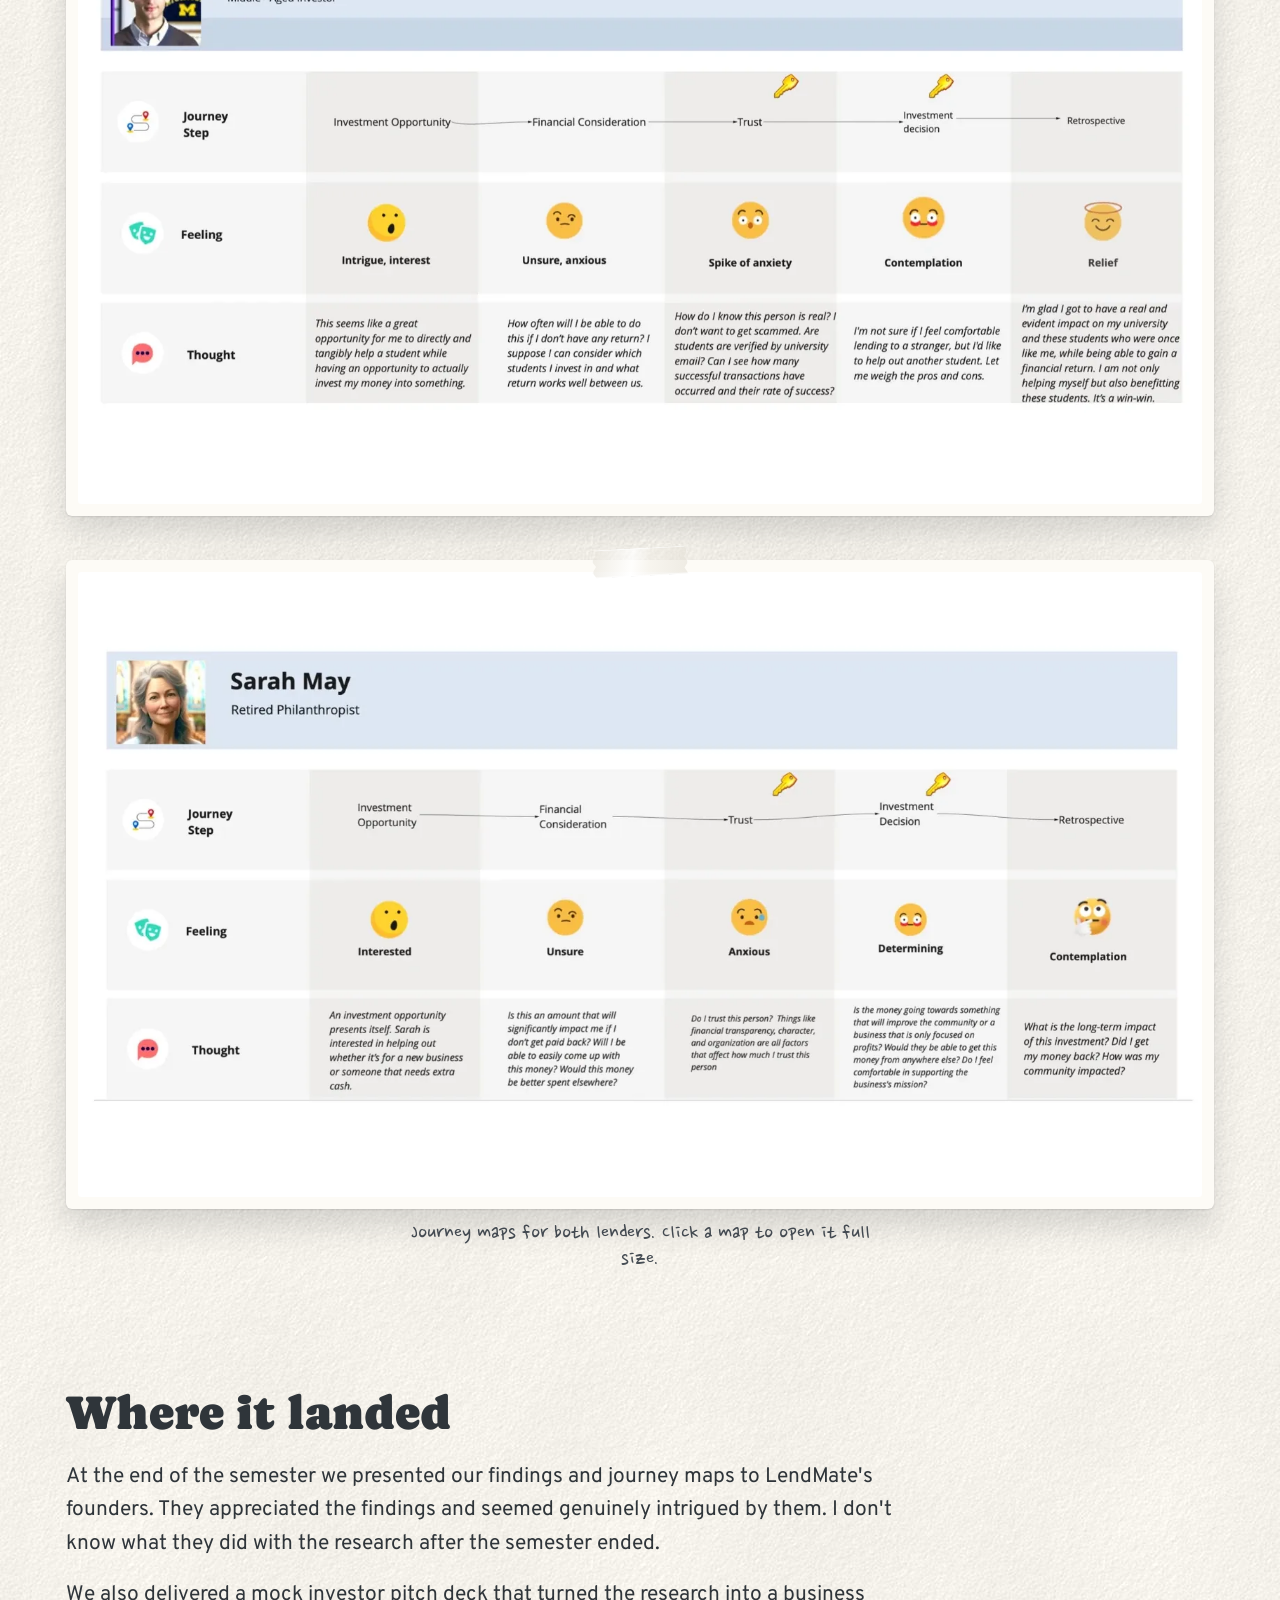
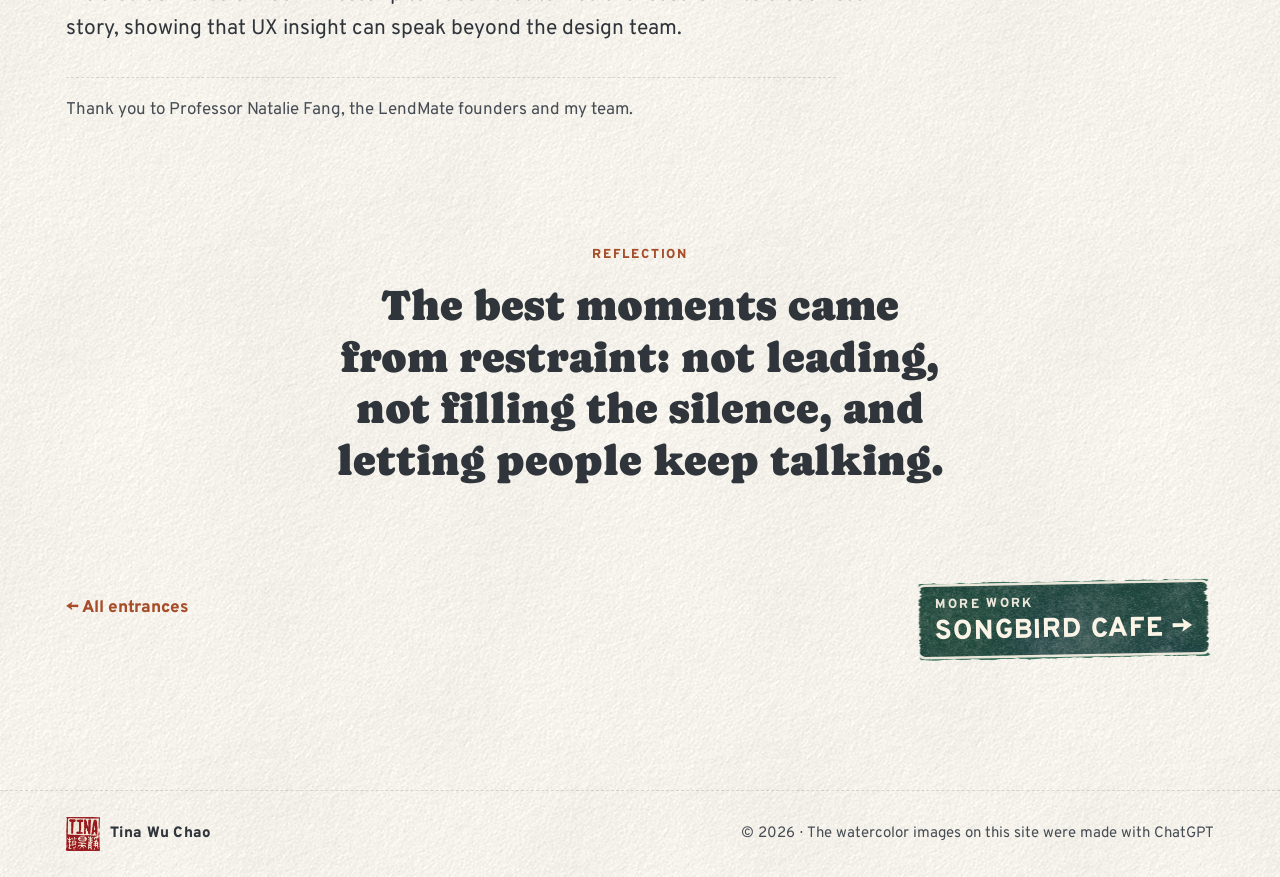
<file: lendmate.html>
<!doctype html>
<html lang="en">
<head>
<meta charset="utf-8">
<meta name="viewport" content="width=device-width, initial-scale=1, viewport-fit=cover">
<title>LendMate Alum case study · Tina Wu Chao</title>
<link rel="icon" href="favicon.ico?v=3" sizes="any">
<link rel="icon" type="image/png" sizes="32x32" href="images/icons/favicon-32.png?v=3">
<link rel="icon" type="image/png" sizes="16x16" href="images/icons/favicon-16.png?v=3">
<link rel="apple-touch-icon" href="images/icons/apple-touch-icon.png?v=3">
<meta name="description" content="Before a lending platform got built, our research gave its founders their first evidence-based view of the alumni who would fund it.">
<meta property="og:type" content="website">
<meta property="og:site_name" content="Tina Wu Chao">
<meta property="og:title" content="LendMate Alum · a UX case study by Tina Wu Chao">
<meta property="og:description" content="Before a lending platform got built, our research gave its founders their first evidence-based view of the alumni who would fund it.">
<meta property="og:url" content="https://tinawuchao.com/lendmate.html">
<meta property="og:image" content="https://tinawuchao.com/images/og/lendmate.jpg">
<meta property="og:image:width" content="1200">
<meta property="og:image:height" content="630">
<meta property="og:image:alt" content="LendMate Alum case study">
<meta name="twitter:card" content="summary_large_image">
<link rel="preconnect" href="https://fonts.googleapis.com">
<link rel="preconnect" href="https://fonts.gstatic.com" crossorigin>
<link rel="stylesheet" href="https://fonts.googleapis.com/css2?family=Caprasimo&family=Nanum+Pen+Script&family=Overpass:ital,wght@0,400;0,600;0,800;1,400&display=swap">
<link rel="stylesheet" href="css/site.css?v=20261111d">
<style>.tt-sticker { filter: url(#sticker-cut); }</style>
</head>
<body>
<svg width="0" height="0" style="position:absolute" aria-hidden="true">
  <defs>
    <filter id="wc-road" x="-15%" y="-2%" width="130%" height="104%" color-interpolation-filters="sRGB">
      <feTurbulence type="fractalNoise" baseFrequency="0.028" numOctaves="2" seed="4" result="warp"/>
      <feDisplacementMap in="SourceGraphic" in2="warp" scale="10" xChannelSelector="R" yChannelSelector="G" result="wet"/>
      <feTurbulence type="fractalNoise" baseFrequency="0.85" numOctaves="2" seed="9" result="grain"/>
      <feColorMatrix in="grain" type="matrix" values="0 0 0 0 0  0 0 0 0 0  0 0 0 0 0  0 0 0 -1.1 1.25" result="grainA"/>
      <feComposite in="wet" in2="grainA" operator="in" result="mottled"/>
      <feGaussianBlur in="mottled" stdDeviation=".5"/>
    </filter>
    <filter id="sticker-cut" x="-20%" y="-25%" width="140%" height="150%" color-interpolation-filters="sRGB">
      <feMorphology in="SourceAlpha" operator="dilate" radius="20" result="grown"/>
      <feGaussianBlur in="grown" stdDeviation="8" result="soft"/>
      <feComponentTransfer in="soft" result="cut"><feFuncA type="linear" slope="4" intercept="-1.6"/></feComponentTransfer>
      <feGaussianBlur in="cut" stdDeviation="7" result="blurred"/>
      <feOffset in="blurred" dx="3" dy="9" result="drop"/>
      <feFlood flood-color="#2a2018" flood-opacity=".3" result="shc"/>
      <feComposite in="shc" in2="drop" operator="in" result="shadow"/>
      <feFlood flood-color="#fffdf8" result="paper"/>
      <feComposite in="paper" in2="cut" operator="in" result="sticker"/>
      <feMerge><feMergeNode in="shadow"/><feMergeNode in="sticker"/></feMerge>
    </filter>
    <symbol id="arrow-out" viewBox="0 0 16 16"><path d="M5 3h8v8M13 3 3 13" fill="none" stroke="currentColor" stroke-width="2.2" stroke-linecap="round" stroke-linejoin="round"/></symbol>
  </defs>
</svg>

<nav class="nav" id="nav" aria-label="Main">
  <a class="brand" href="./"><img class="seal" src="images/seal.png" alt="" width="256" height="256"><span>Tina Wu Chao</span></a>
  <button class="menu-btn" id="menuBtn" aria-expanded="false" aria-controls="navLinks">Menu</button>
  <ul class="nav-links" id="navLinks">
    <li><a href="./#work" aria-current="true">Work</a></li>
    <li><a href="./#process">Process</a></li>
    <li><a href="./#studio">Studio</a></li>
    <li><a href="about.html">About</a></li>
    <li><a href="gallery.html">Gallery</a></li>
    <li><a href="Tina-Chao-Resume.pdf" target="_blank" rel="noopener">Résumé ↗</a></li>
    <li><a class="hello" href="./#contact">Say hello</a></li>
  </ul>
</nav>

<main id="lendmate" class="view subpage cs">
  <header class="wrap cs-head has-art" data-toc="Overview">
    <a class="back" href="./#work">← Back to all entrances</a>
    <div class="entry-sign">
      <span class="sign tab"><span class="tabtext">Class project · 2024</span></span>
      <span class="sign"><span class="big">LendMate Alum</span></span>
    </div>
    <h1 class="cs-title">Finding out what kind of alumni would actually lend to students</h1>
    <p class="cs-lede">Before a lending platform got built, our research gave its founders their first evidence-based view of the alumni who would fund it.</p>
    <figure class="cs-art"><img src="images/lendmate-persona.webp" alt="Persona for Sarah May, the Retired Philanthropist: her biography, motivations, goals, frustrations and personality traits" loading="eager"></figure>
  </header>

  <div class="wrap">
    <dl class="cs-meta">
      <div><dt>Client</dt><dd>LendMate, an early-stage startup</dd></div>
      <div><dt>Role</dt><dd>UX researcher</dd></div>
      <div><dt>When</dt><dd>Class project · February to April 2024</dd></div>
      <div><dt>Team</dt><dd>Five student researchers · 30 alumni interviews · I recruited 11 participants and helped run 7 interviews</dd></div>
      <div><dt>Tools</dt><dd>Miro, Canva</dd></div>
    </dl>

    <section class="inshort" aria-label="In short">
      <div><p class="hand">the problem</p><p>LendMate had a compelling pitch for students and no validated picture of the alumni who would fund the loans.</p></div>
      <div><p class="hand">what I did</p><p>Recruited 11 of our 30 participants, helped run 7 interviews, synthesized the notes in affinity diagrams, and built two lender personas and journey maps.</p></div>
      <div><p class="hand">what changed</p><p>The founders got two distinct kinds of lender to design for, backed by evidence instead of a hunch.</p></div>
    </section>

    <blockquote class="cs-quote">
      <p>“We couldn't assume. We had to ask.”</p>
      <cite>How our team started</cite>
    </blockquote>
  </div>

  <section class="wrap mile" aria-labelledby="lm1">
    <span class="sign mile-tab"><span class="tabtext">Mile 1 · Sit with the problem</span></span>
    <h2 id="lm1">An unproven lender side</h2>
    <div class="prose">
      <p>LendMate is building peer-to-peer lending between a university's alumni and its current students. Alumni lend directly, earn a return and support their school: personal, flexible and good for both sides, in the way Airbnb is.</p>
      <p>Our class worked as LendMate's research team. Alumni would be putting real money into a personal loan for a stranger, so we needed to know:</p>
    </div>
    <ul class="questions">
      <li>Who would actually lend?</li>
      <li>What would motivate them, and what would make them hesitate?</li>
      <li>How would their relationship with their university shape the decision?</li>
    </ul>
    <p class="hand owned-label">what I owned</p>
    <ul class="segments">
      <li>Recruiting</li><li>Alumni interviews</li><li>Interview guide</li><li>Synthesis</li><li>Affinity diagrams</li><li>Lender personas</li><li>Journey maps</li><li>Founder presentation</li>
    </ul>
  </section>

  <section class="wrap mile" aria-labelledby="lm2">
    <span class="sign mile-tab"><span class="tabtext">Mile 2 · Listen to real people</span></span>
    <h2 id="lm2">Interviews, not surveys</h2>
    <div class="prose"><p>We were trying to discover hypotheses, not confirm them. A survey can't tell you why someone trusts or distrusts a financial platform, so we chose in-depth interviews. Our team of five interviewed 30 alumni. I recruited 11 of them, and I helped run 7 interviews, asking the questions in most and taking notes in the rest.</p></div>
    <ul class="methods">
      <li><b>One interviewer, one note-taker</b><span>So the person asking could stay fully present in the conversation.</span></li>
      <li><b>Open, non-leading questions</b><span>How alumni feel about their university as adults, how they think about money they've already earned, and what giving back means to them.</span></li>
      <li><b>Recruiting the hard way</b><span>University email lists and alumni groups went mostly unanswered, so we turned to personal networks. That kept the project moving, and it introduced sampling bias.</span></li>
      <li><b>Affinity diagrams in Miro</b><span>We coded the notes and clustered them until the patterns across participants were clear.</span></li>
    </ul>
    <figure class="shot lm-flyers">
      <div class="shot-pair">
        <span class="shot-mat"><img src="images/lm-flyer-alumni.webp" alt="A blue and gold flyer: Alumni of the University of Michigan, we need your help. Participate in a 20-minute student-led interview and share your experiences about your time as a student." width="822" height="894" loading="lazy"></span>
        <span class="shot-mat"><img src="images/lm-flyer-lendmate.webp" alt="A navy and yellow flyer: Remember being a broke college student? Participate in LendMate, alumni to student loans. Be interviewed by current students and personally make a difference in a student's life." width="742" height="972" loading="lazy"></span>
      </div>
      <figcaption>Two of our recruiting flyers. I covered a teammate's email address.</figcaption>
    </figure>
    <figure class="shot">
      <div class="shot-pair stack">
        <a class="shot-mat zoom" href="images/lm-affinity-1.webp" target="_blank" rel="noopener" title="Open the full-size board"><img src="images/lm-affinity-1.webp" alt="Affinity board columns: volunteers for personal benefit, far from the university, moved on after college, college only wants money from alumni, invests based on morals, doesn't owe success to college, involved with university alumni, mainly lends to people they know, and involved with the university. Each sticky note is tagged by participant." width="1024" height="682" loading="lazy"></a>
        <a class="shot-mat zoom" href="images/lm-affinity-2.webp" target="_blank" rel="noopener" title="Open the full-size board"><img src="images/lm-affinity-2.webp" alt="More affinity board columns: not connected with the university, religious values, community service for the good of others, involved as a student, good university experiences, values financial return, doesn't value financial return, financial platforms, and how they manage money." width="2048" height="1179" loading="lazy"></a>
      </div>
      <figcaption>Part of our affinity board in Miro, with every note tagged by participant. Click a board to open it full size.</figcaption>
    </figure>
  </section>

  <section class="wrap mile" aria-labelledby="lm3">
    <span class="sign mile-tab"><span class="tabtext">Mile 3 · Find the insight</span></span>
    <h2 id="lm3">Two reasons to lend</h2>
    <p class="insight-big">One onboarding flow would not serve both kinds of lender.</p>
    <div class="prose"><p>The two archetypes weren't just age groups. They differed in motivation, risk tolerance and what they expected LendMate to be.</p></div>
    <div class="duo personas">
      <article class="duo-card design">
        <p class="hand">the middle-aged investor</p>
        <p>Financially established and engaged with the university. Motivated by return, credibility and building a legacy. Thinks in portfolios, so LendMate has to feel structured and trustworthy.</p>
      </article>
      <article class="duo-card song">
        <p class="hand">the retired philanthropist</p>
        <p>Less focused on returns, more on community impact and helping the next generation. The human story matters as much as the financial terms.</p>
      </article>
    </div>
    <figure class="print persona-fig" style="--rot:.8deg">
      <img src="images/lm-persona-investor.webp" alt="Persona of John Smith, the Middle-Aged Investor: a University of Michigan alum and data scientist in his 30s who wants to build his wealth, with his goals, frustrations, interests and traits." loading="lazy" width="1614" height="896">
      <figcaption>Persona: John Smith, the Middle-Aged Investor</figcaption>
    </figure>
    <figure class="print persona-fig" style="--rot:-.8deg">
      <img src="images/lendmate-persona.webp" alt="Persona of Sarah May, a retired philanthropist, with her biography, motivations, goals, frustrations and personality traits." loading="lazy" width="1336" height="748">
      <figcaption>Persona: Sarah May, the Retired Philanthropist</figcaption>
    </figure>
  </section>

  <section class="wrap mile" aria-labelledby="lmWrong">
    <span class="sign mile-tab"><span class="tabtext">Mile 4 · Admit what I got wrong</span></span>
    <h2 id="lmWrong">What I'd do differently</h2>
    <div class="aside-card honest">
      <p>Recruiting through our own networks gave us people who already trusted us, which likely tilted answers toward optimism. Next time I would recruit a more varied group earlier, build in incentives from the start, and give synthesis more time. The notes held more than we had time to surface.</p>
    </div>
  </section>

  <section class="wrap mile" aria-labelledby="lm4">
    <span class="sign mile-tab"><span class="tabtext">Mile 5 · Make it work for them</span></span>
    <h2 id="lm4">What it meant for LendMate</h2>
    <ul class="methods">
      <li><b>Trust has to be built two ways</b><span>Investors need confidence in the financial structure and the returns.</span></li>
      <li><b>The value can't only be financial</b><span>Philanthropic lenders need to see the human and community impact.</span></li>
      <li><b>There is no single lender mindset</b><span>The product experience should reflect both motivations.</span></li>
    </ul>
    <div class="prose" style="margin-top:1.6rem"><p>We mapped each lender's journey in five steps, from first hearing about the opportunity to looking back after lending. For both, worry peaked at the trust step, before they decided whether to lend: they wanted to know the student was real and could be trusted.</p></div>
    <figure class="shot">
      <div class="shot-pair stack">
        <a class="shot-mat zoom" href="images/lm-journey-investor.webp" target="_blank" rel="noopener" title="Open the full-size journey map"><img src="images/lm-journey-investor.webp" alt="Journey map for John Smith, the Middle-Aged Investor, across five steps: investment opportunity, financial consideration, trust, investment decision and retrospective. He goes from intrigue to unsure, a spike of anxiety at trust, contemplation, then relief." width="1602" height="886" loading="lazy"></a>
        <a class="shot-mat zoom" href="images/lm-journey-philanthropist.webp" target="_blank" rel="noopener" title="Open the full-size journey map"><img src="images/lm-journey-philanthropist.webp" alt="Journey map for Sarah May, the Retired Philanthropist, across the same five steps. She goes from interested to unsure, anxious at trust, determining, then contemplation." width="1618" height="900" loading="lazy"></a>
      </div>
      <figcaption>Journey maps for both lenders. Click a map to open it full size.</figcaption>
    </figure>
  </section>

  <section class="wrap mile" aria-labelledby="lm5" data-toc="Where it landed">
    <h2 id="lm5">Where it landed</h2>
    <div class="prose">
        <p>At the end of the semester we presented our findings and journey maps to LendMate's founders. They appreciated the findings and seemed genuinely intrigued by them. I don't know what they did with the research after the semester ended.</p>
        <p>We also delivered a mock investor pitch deck that turned the research into a business story, showing that UX insight can speak beyond the design team.</p>
    </div>
    <p class="still">Thank you to Professor Natalie Fang, the LendMate founders and my team.</p>
  </section>

  <section class="wrap reflection" aria-label="Reflection" data-toc="Reflection">
    <p class="eyebrow">Reflection</p>
    <p class="refl">The best moments came from restraint: not leading, not filling the silence, and letting people keep talking.</p>
  </section>

  <nav class="wrap cs-next" aria-label="Next">
    <a class="back" href="./#work">← All entrances</a>
    <a class="next-sign sign" href="songbird.html"><span class="tabtext">More work</span><span class="big">Songbird Cafe →</span></a>
  </nav>
</main>

<footer>
  <div class="wrap">
    <a class="brand" href="./"><img class="seal" src="images/seal.png" alt="" width="256" height="256"><span>Tina Wu Chao</span></a>
    <span>© 2026 · The watercolor images on this site were made with ChatGPT</span>
  </div>
</footer>

<script src="js/site.js?v=20261111c"></script>
</body>
</html>
</file>
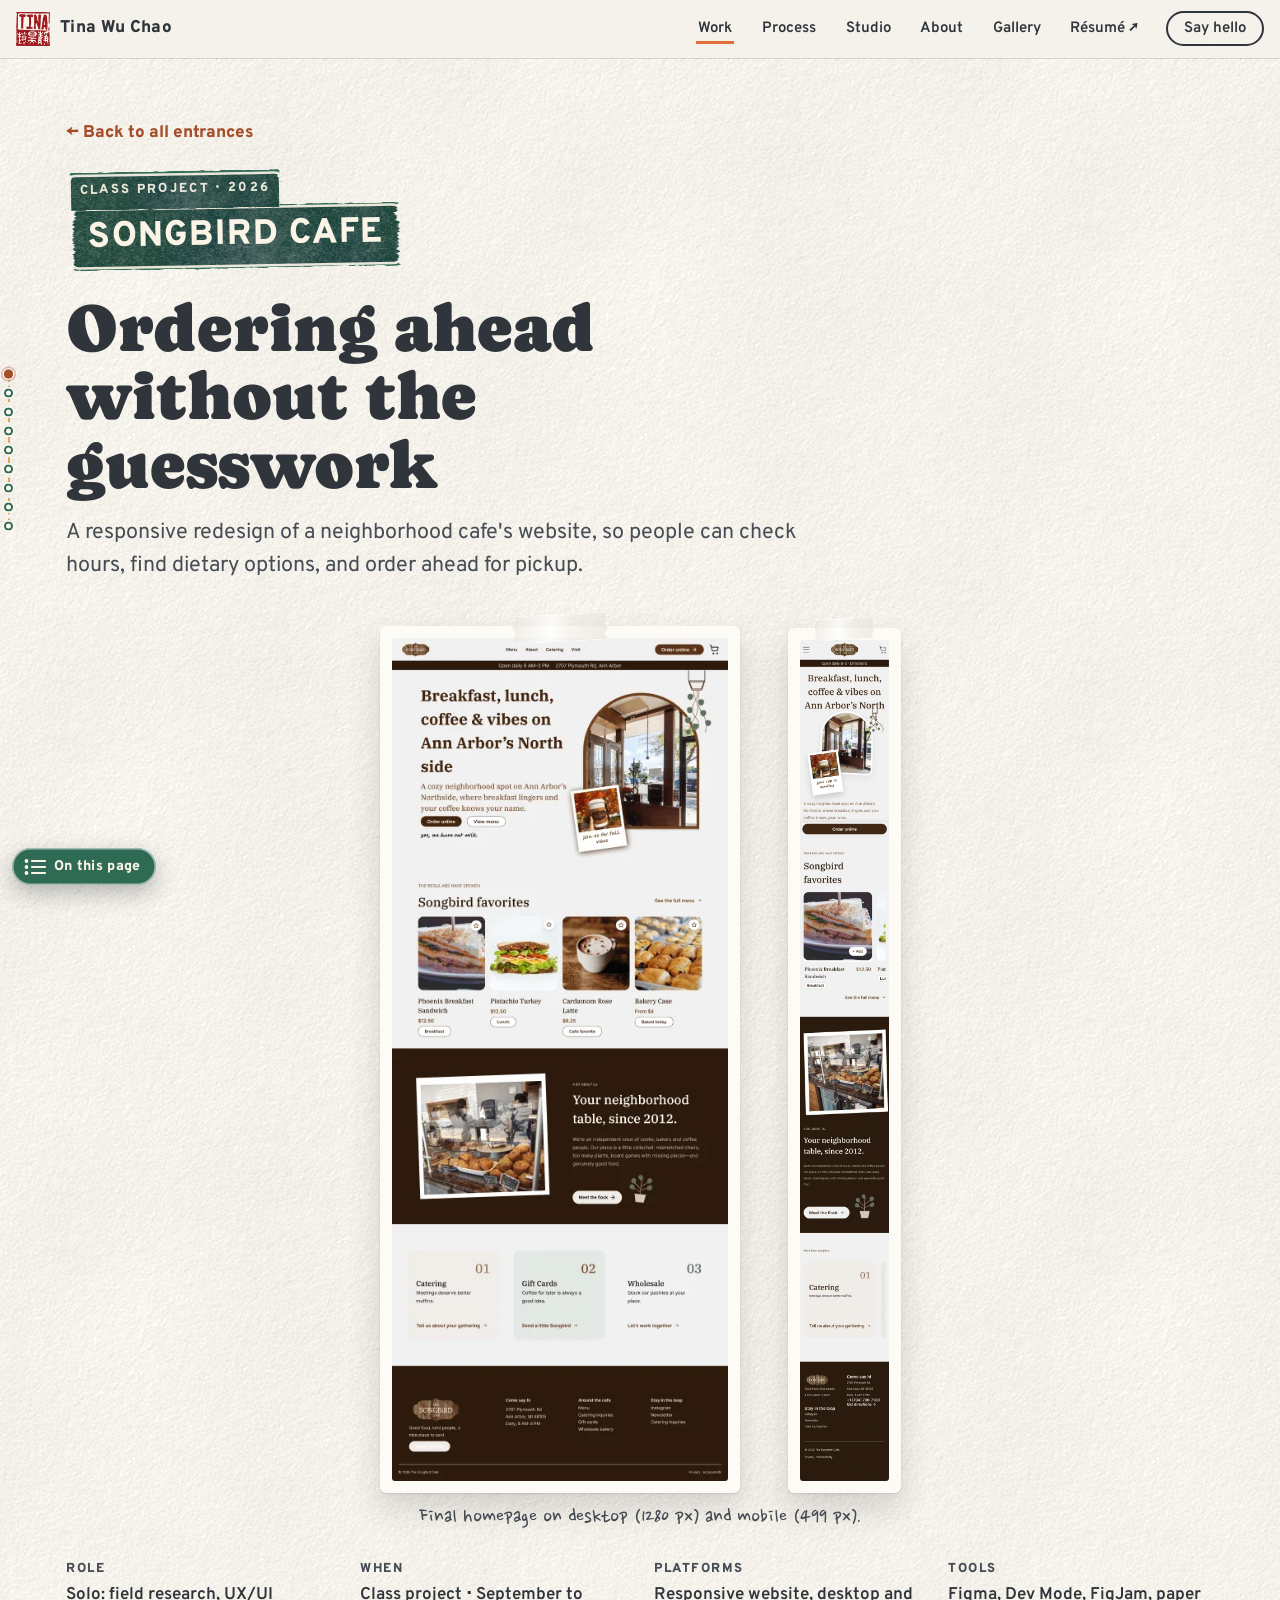
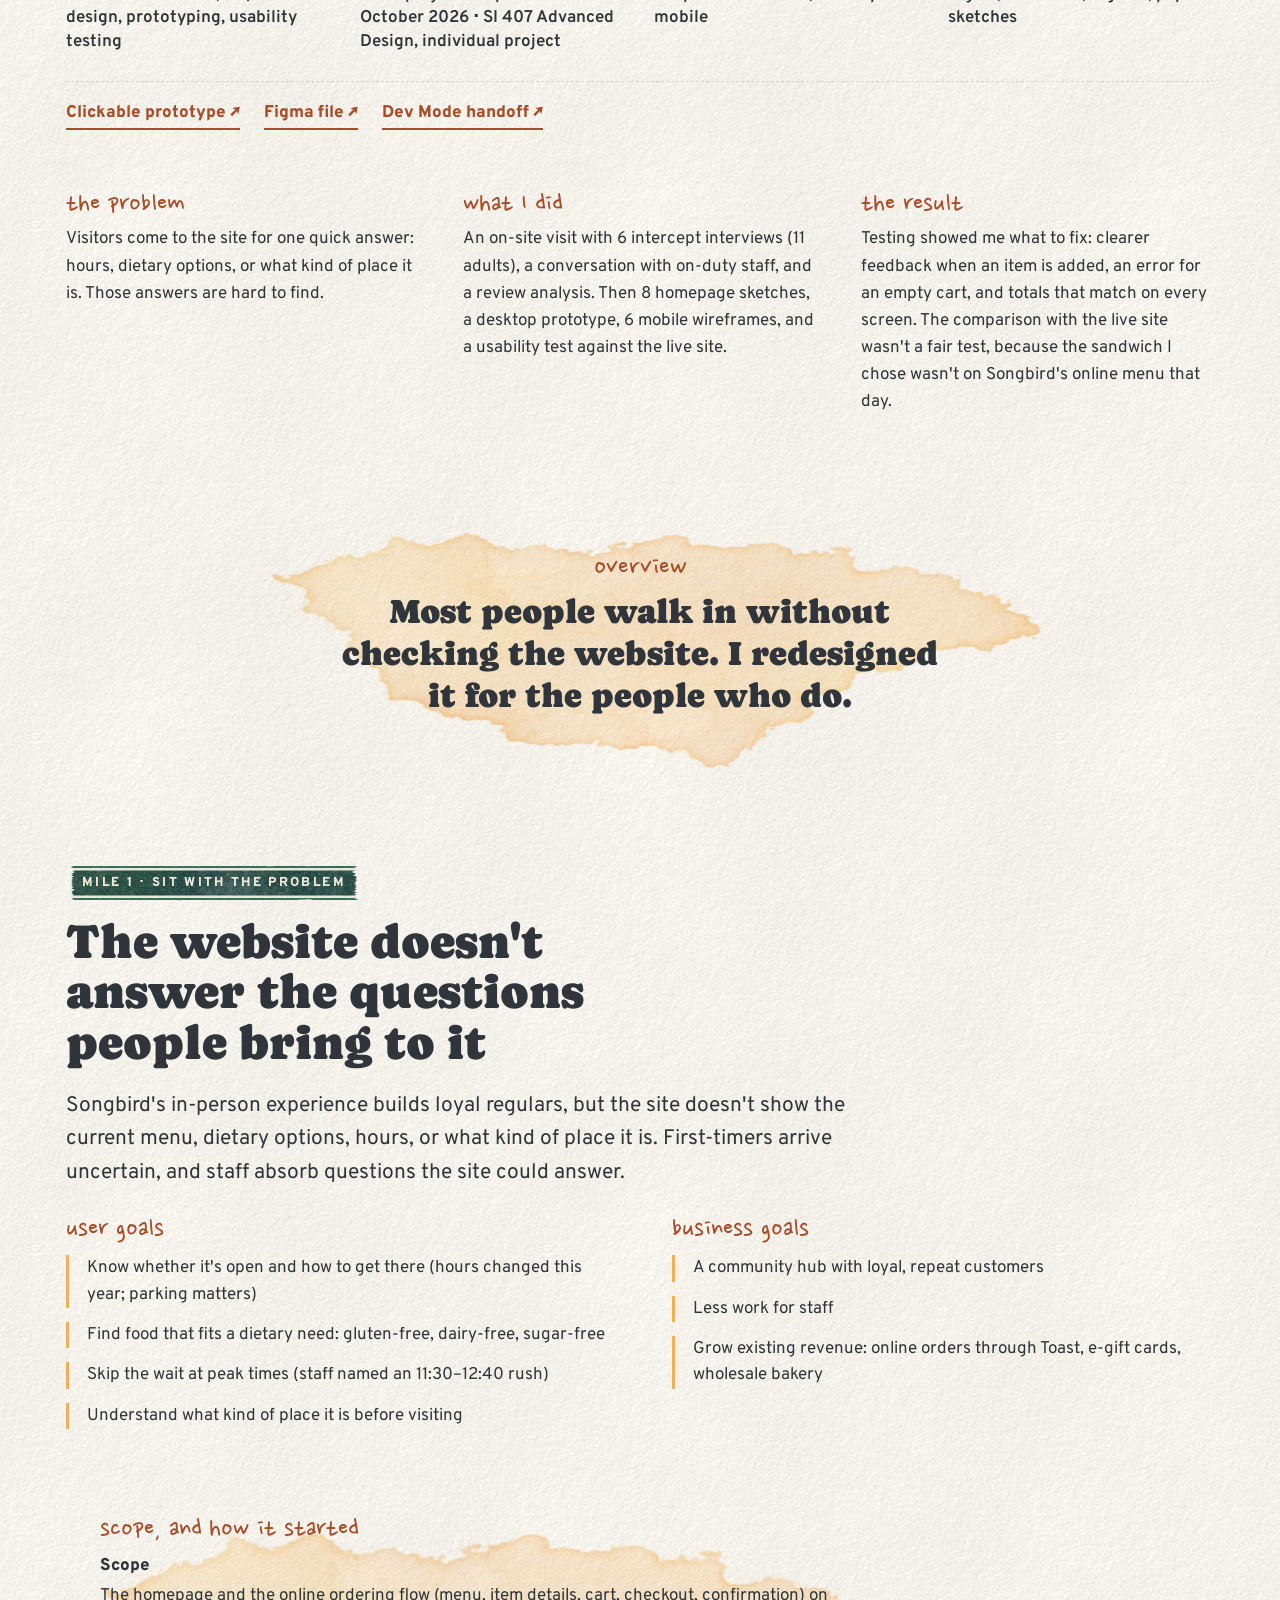
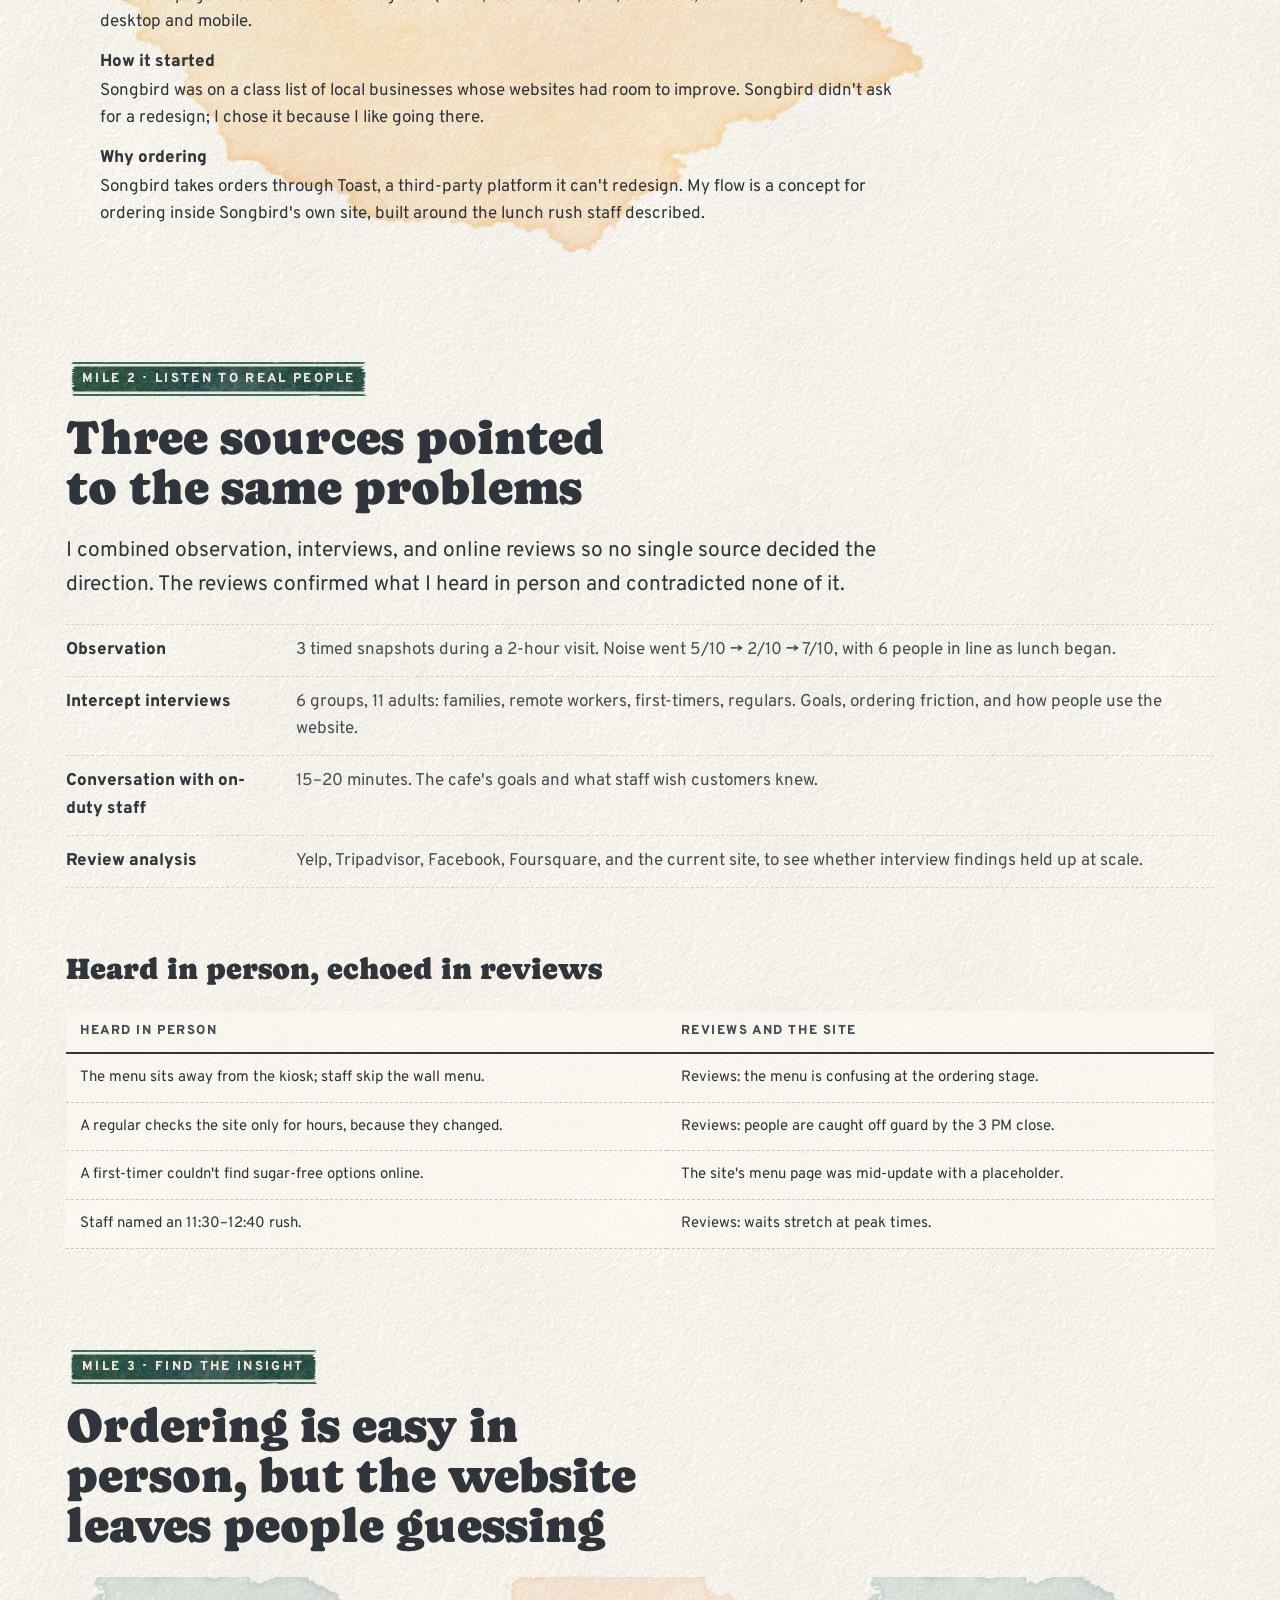
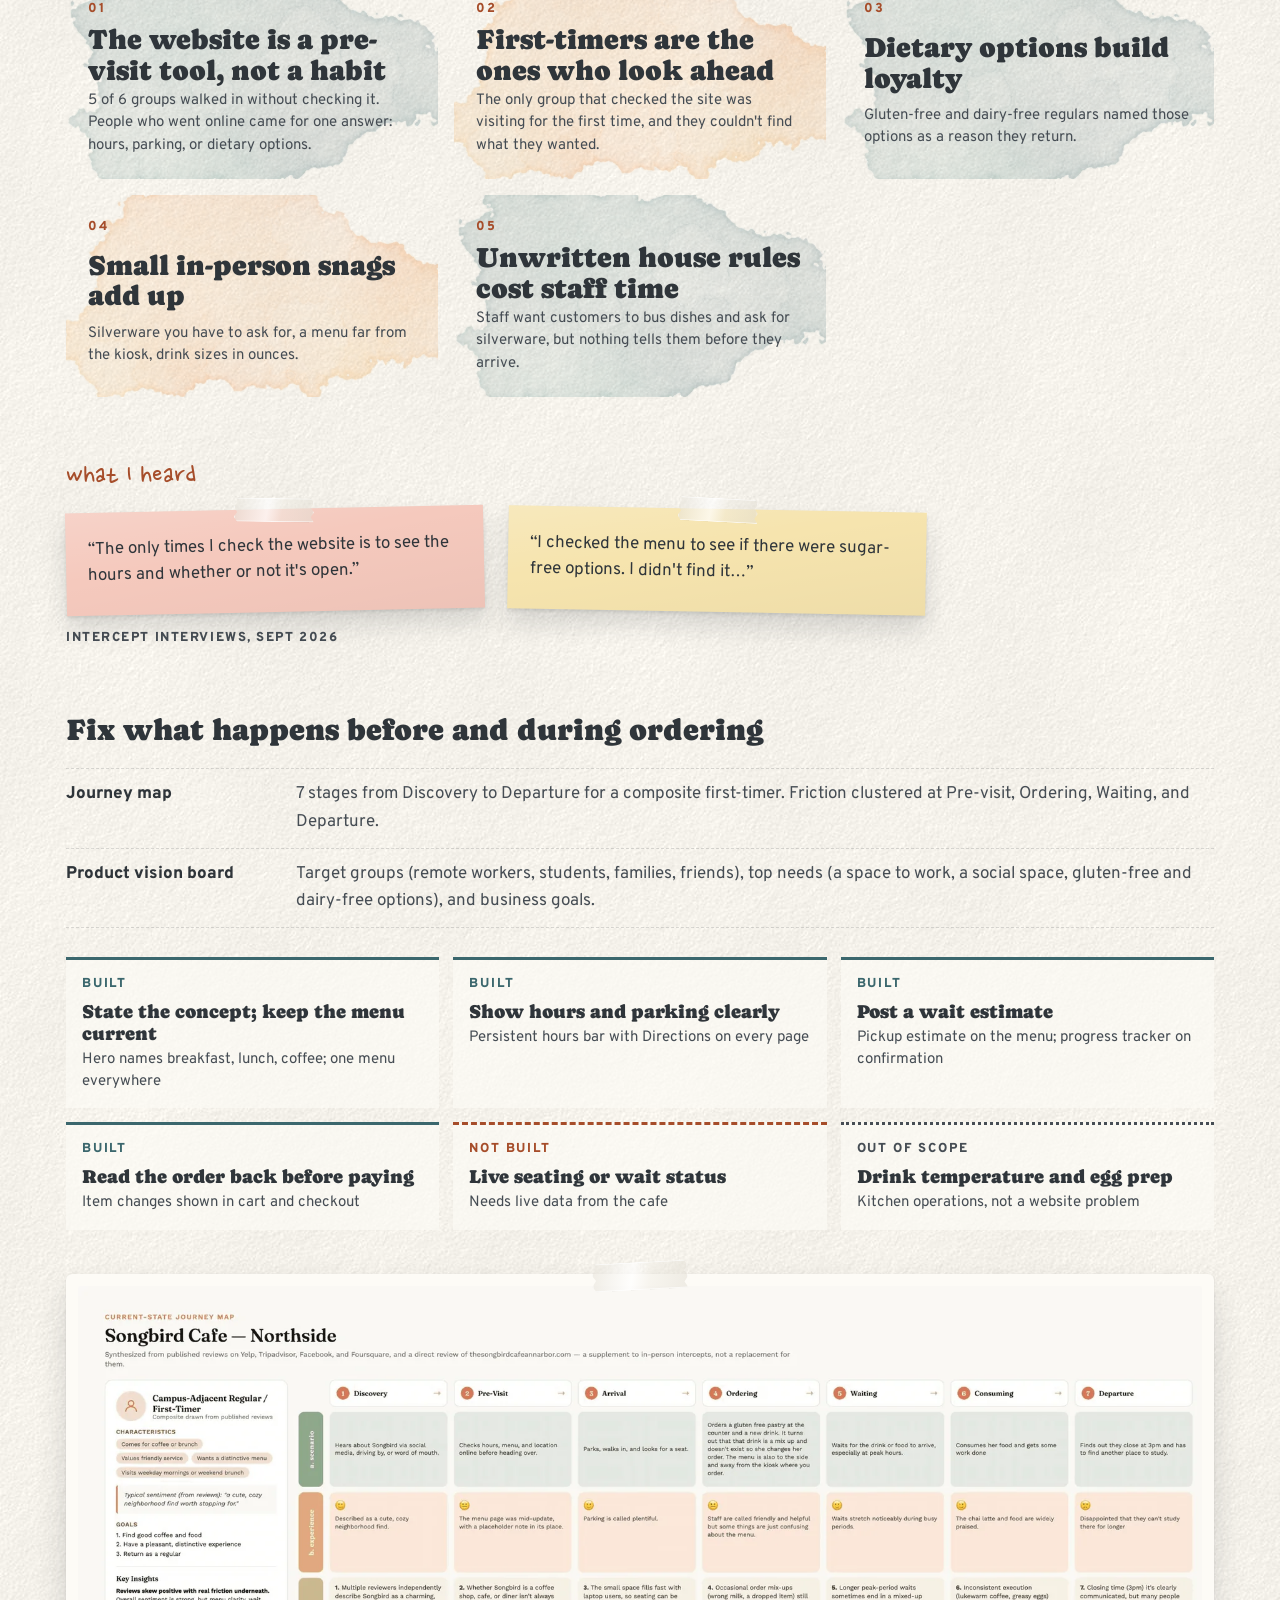
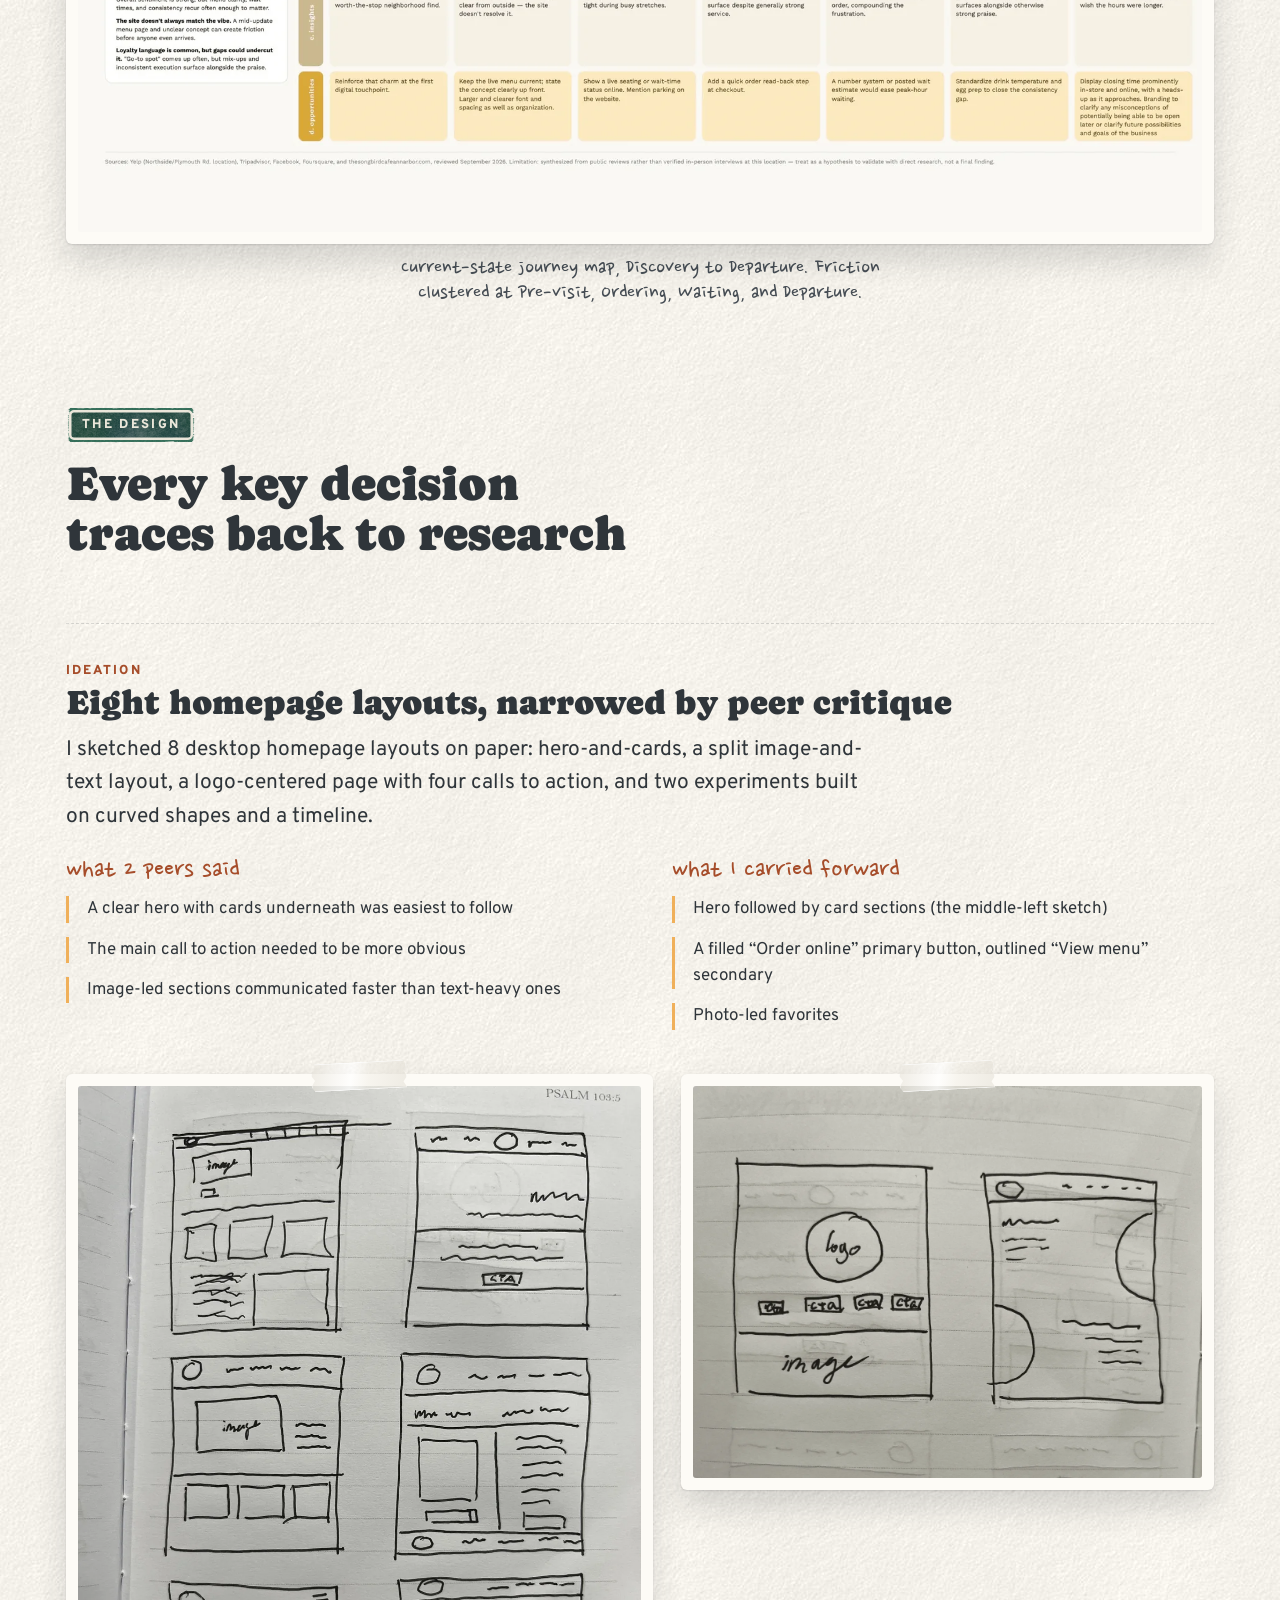
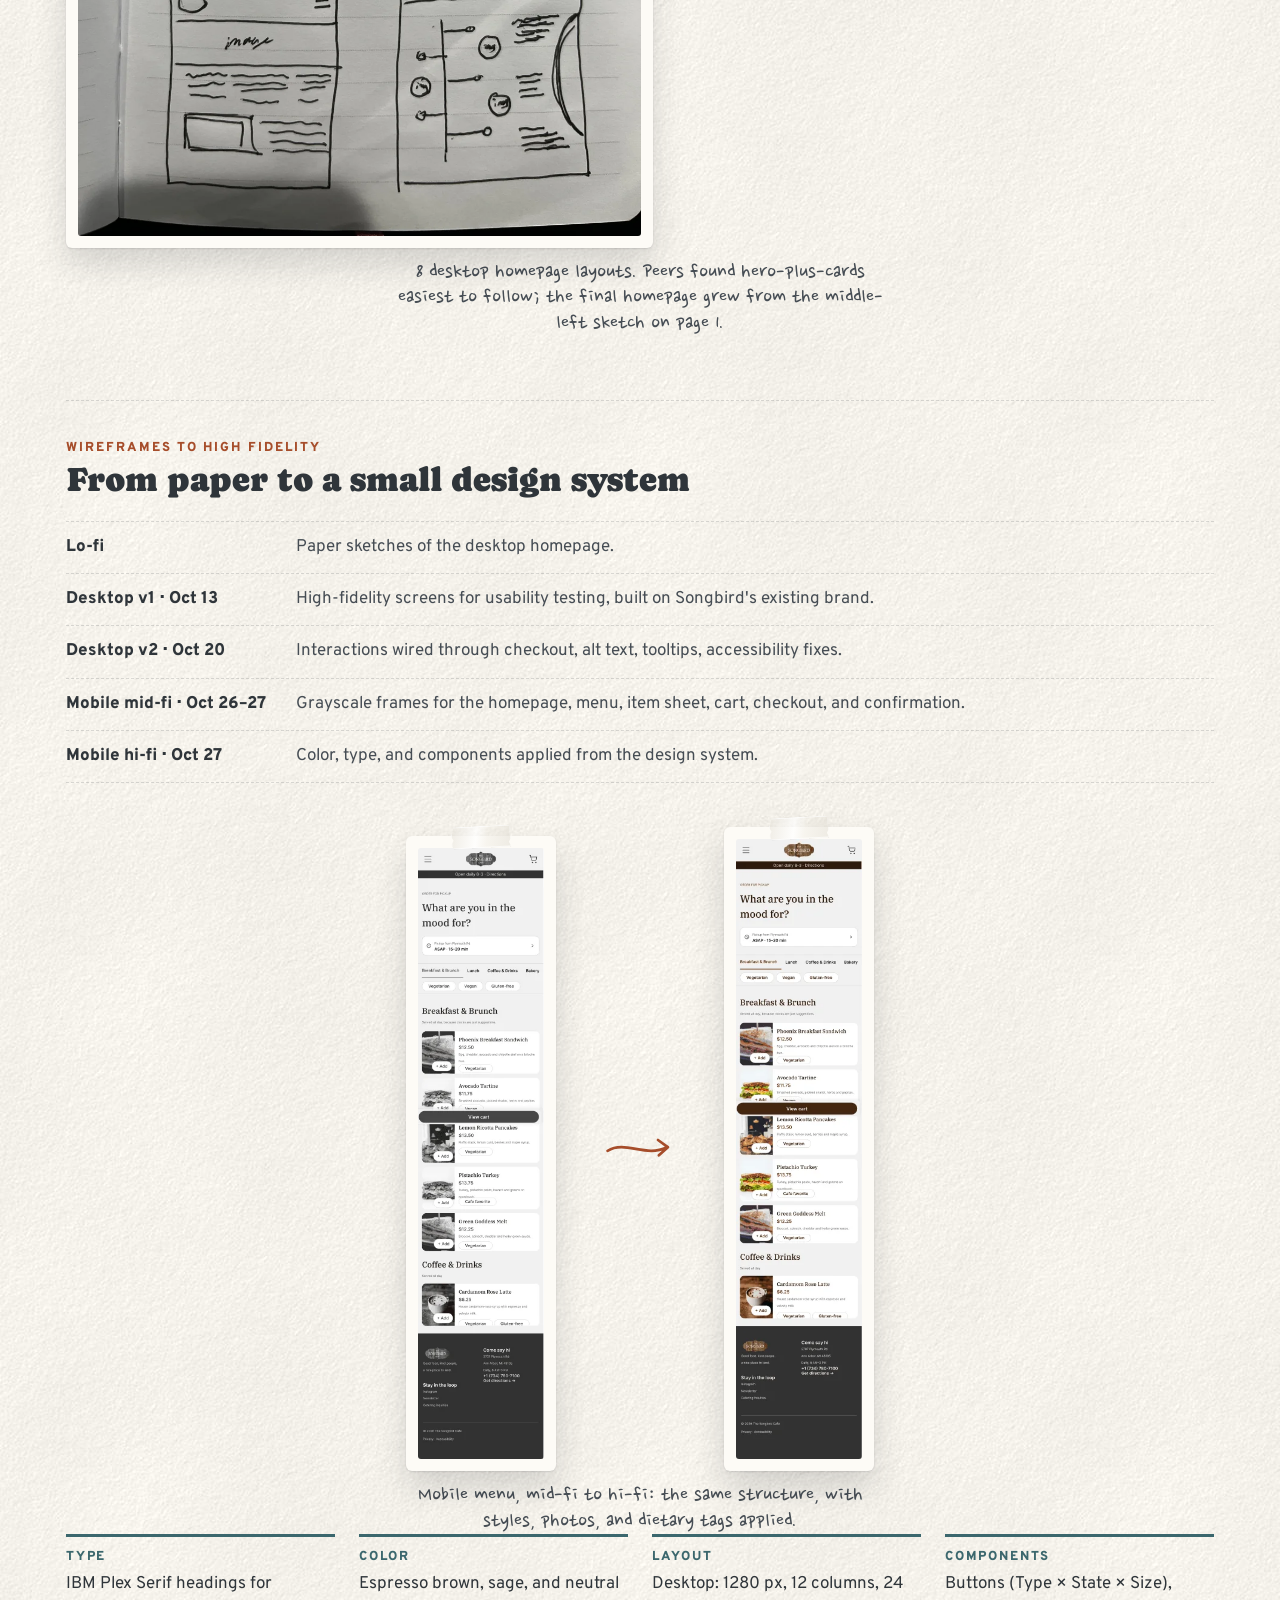
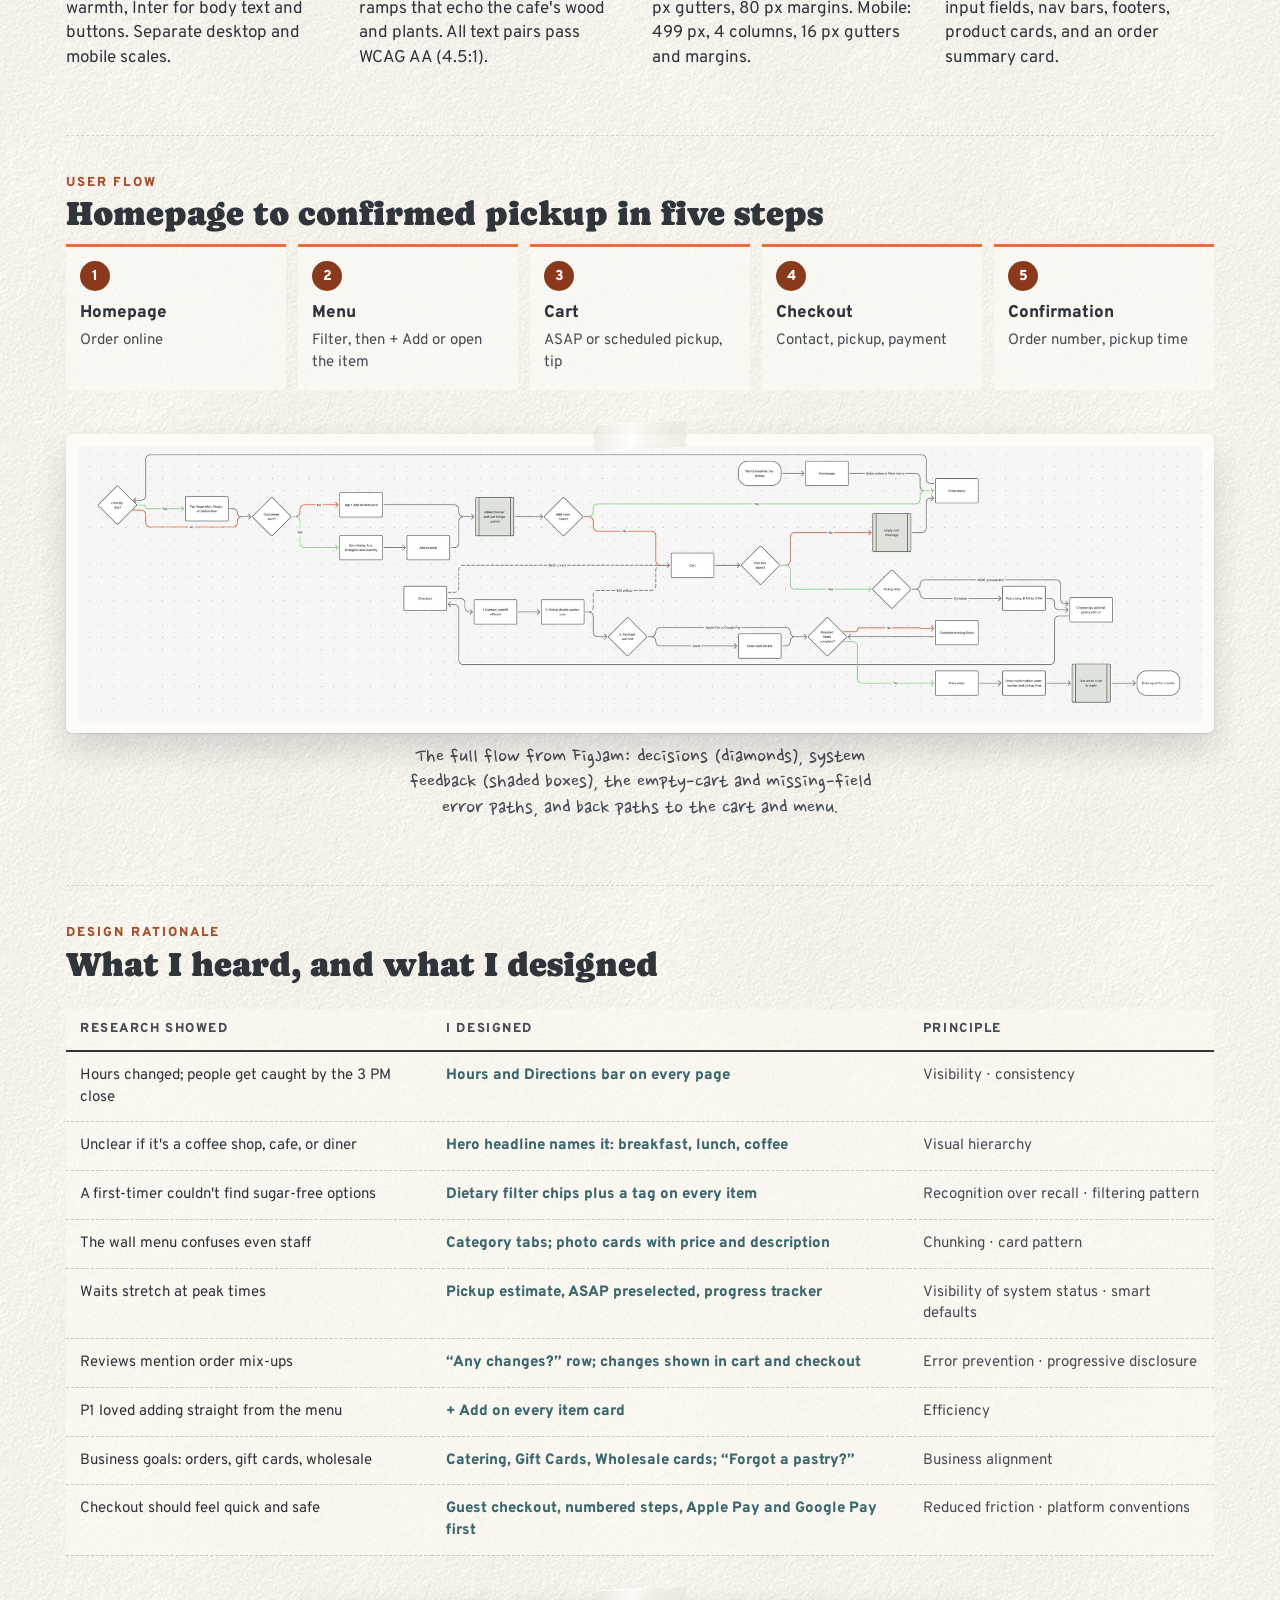
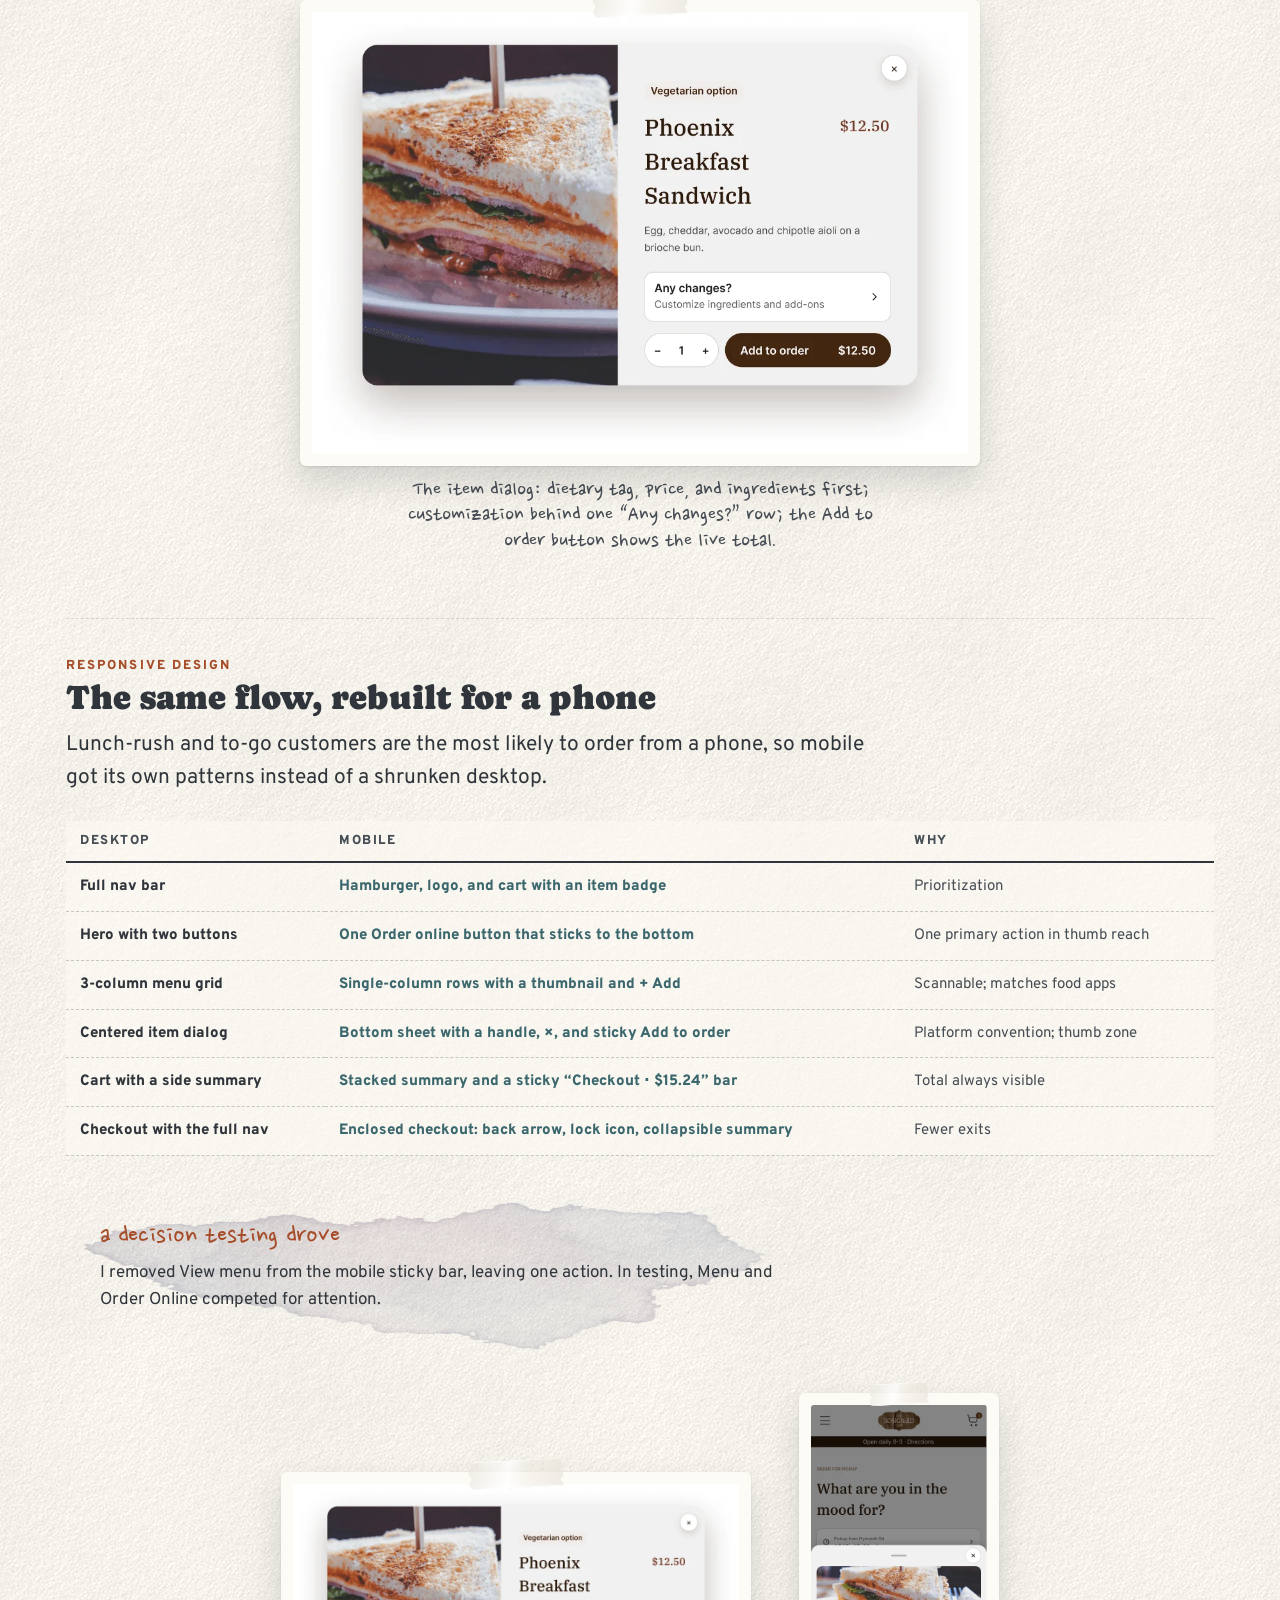
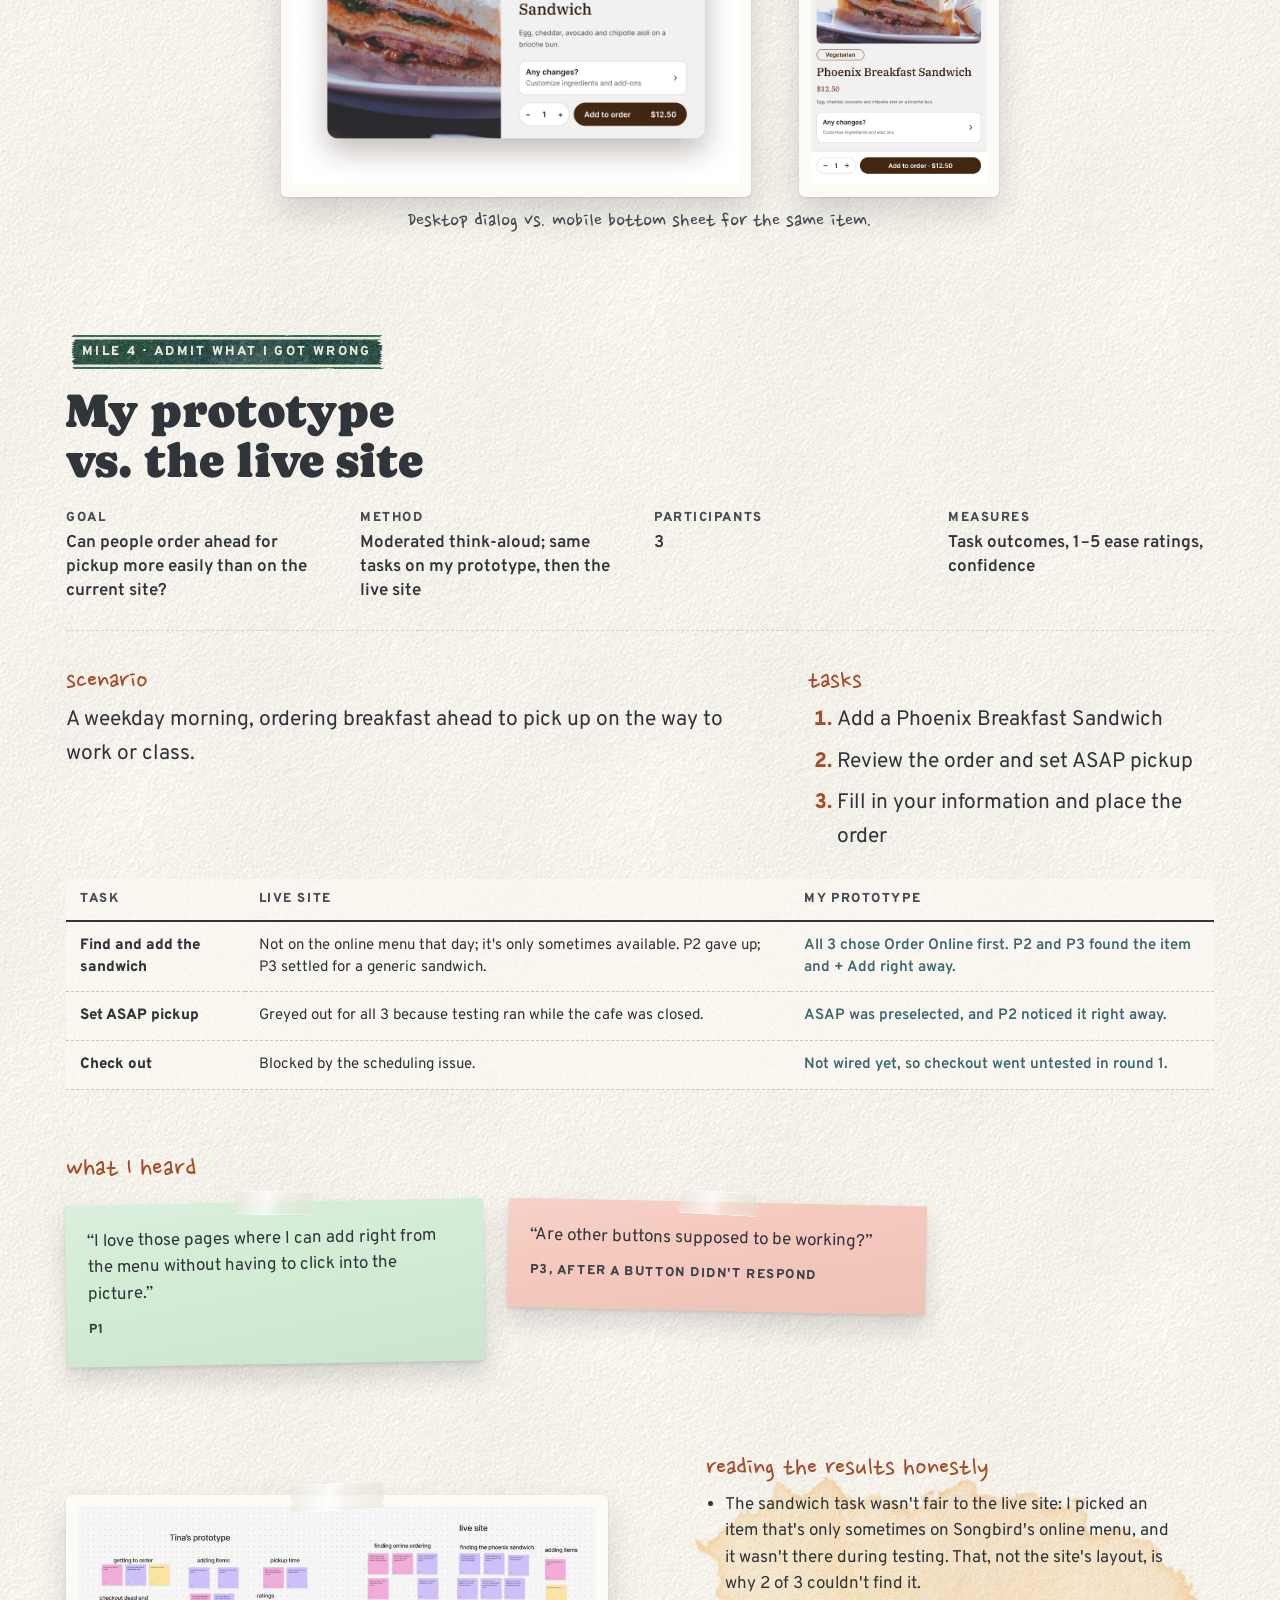
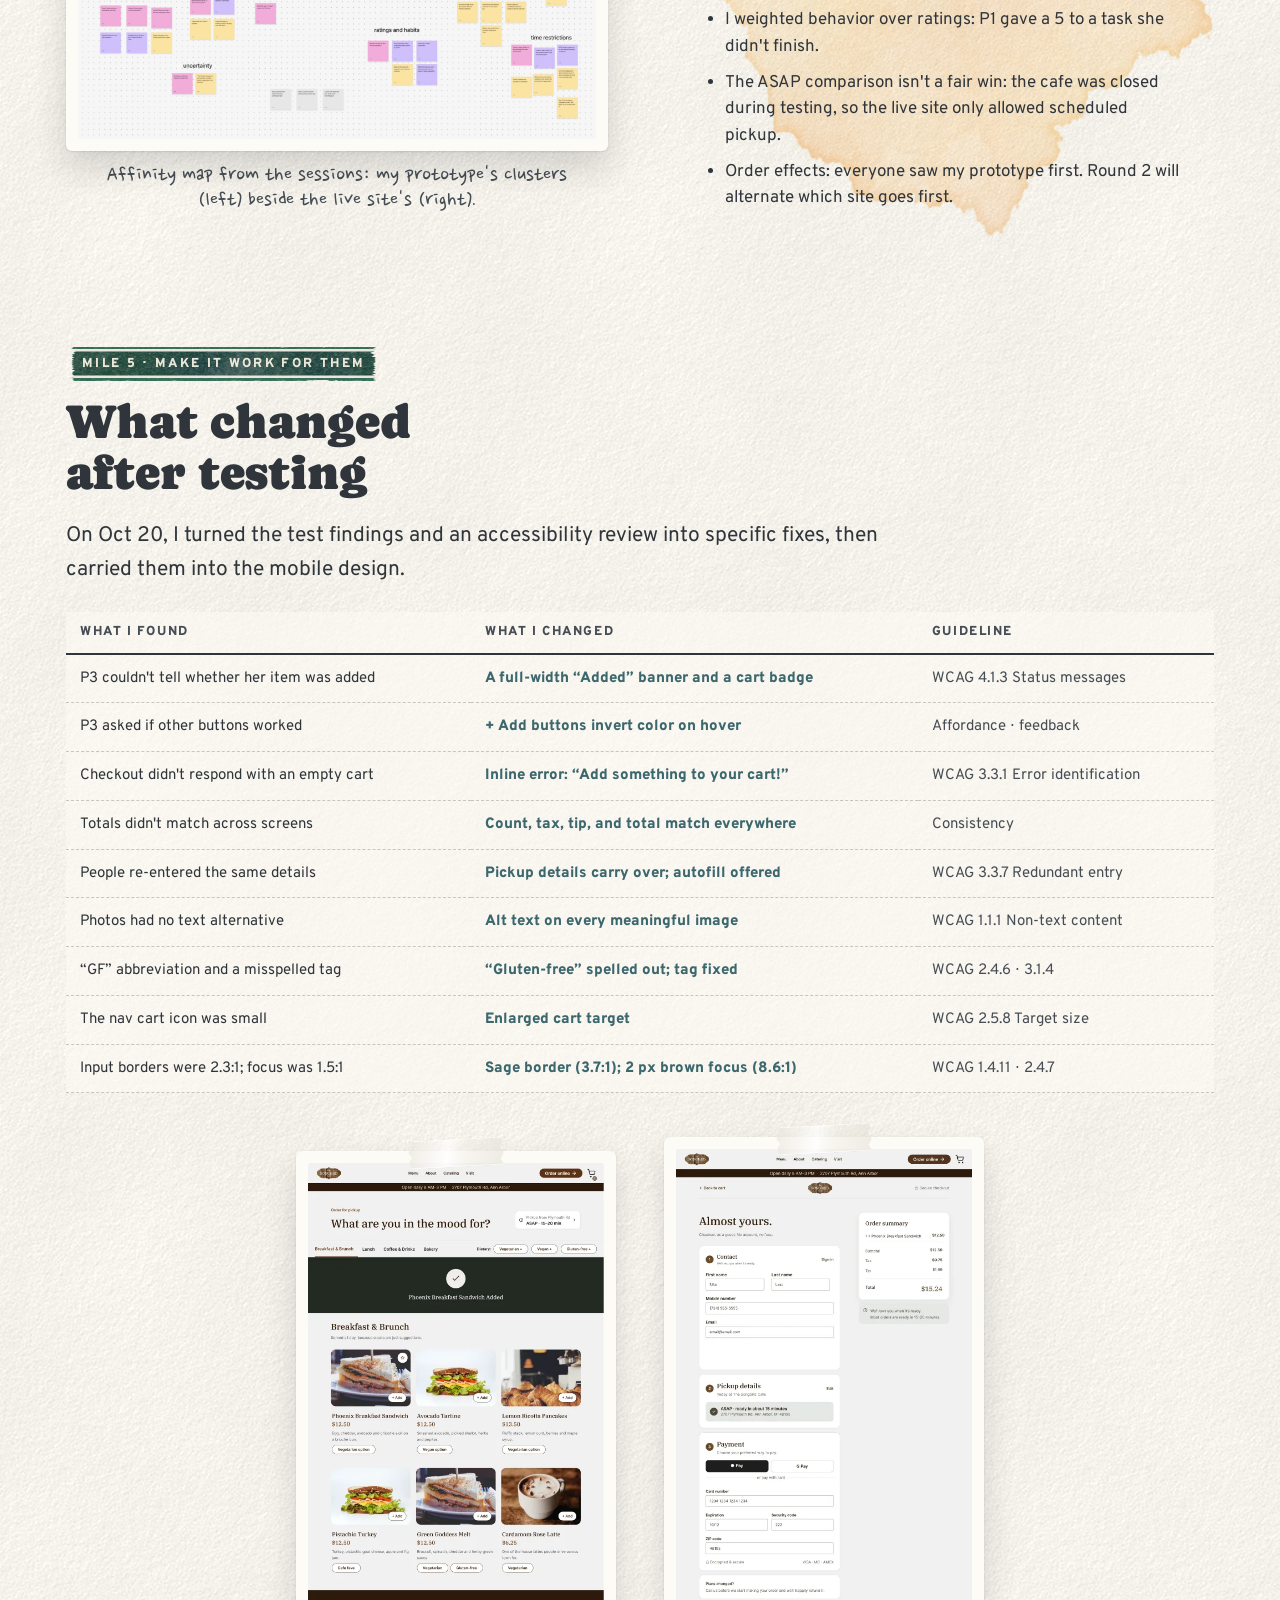
<file: songbird.html>
<!doctype html>
<html lang="en">
<head>
<meta charset="utf-8">
<meta name="viewport" content="width=device-width, initial-scale=1, viewport-fit=cover">
<title>Songbird Cafe case study · Tina Wu Chao</title>
<link rel="icon" href="favicon.ico?v=3" sizes="any">
<link rel="icon" type="image/png" sizes="32x32" href="images/icons/favicon-32.png?v=3">
<link rel="icon" type="image/png" sizes="16x16" href="images/icons/favicon-16.png?v=3">
<link rel="apple-touch-icon" href="images/icons/apple-touch-icon.png?v=3">
<meta name="description" content="A responsive redesign of a neighborhood cafe&#x27;s website, so people can check hours, find dietary options, and order ahead for pickup.">
<meta property="og:type" content="website">
<meta property="og:site_name" content="Tina Wu Chao">
<meta property="og:title" content="Songbird Cafe · a UX case study by Tina Wu Chao">
<meta property="og:description" content="A responsive redesign of a neighborhood cafe&#x27;s website, so people can check hours, find dietary options, and order ahead for pickup.">
<meta property="og:url" content="https://tinawuchao.com/songbird.html">
<meta property="og:image" content="https://tinawuchao.com/images/og/songbird.jpg">
<meta property="og:image:width" content="1200">
<meta property="og:image:height" content="630">
<meta property="og:image:alt" content="Songbird Cafe case study">
<meta name="twitter:card" content="summary_large_image">
<link rel="preconnect" href="https://fonts.googleapis.com">
<link rel="preconnect" href="https://fonts.gstatic.com" crossorigin>
<link rel="stylesheet" href="https://fonts.googleapis.com/css2?family=Caprasimo&family=Nanum+Pen+Script&family=Overpass:ital,wght@0,400;0,600;0,800;1,400&display=swap">
<link rel="stylesheet" href="css/site.css?v=20261111d">
<style>.tt-sticker { filter: url(#sticker-cut); }</style>
</head>
<body>
<svg width="0" height="0" style="position:absolute" aria-hidden="true">
  <defs>
    <filter id="wc-road" x="-15%" y="-2%" width="130%" height="104%" color-interpolation-filters="sRGB">
      <feTurbulence type="fractalNoise" baseFrequency="0.028" numOctaves="2" seed="4" result="warp"/>
      <feDisplacementMap in="SourceGraphic" in2="warp" scale="10" xChannelSelector="R" yChannelSelector="G" result="wet"/>
      <feTurbulence type="fractalNoise" baseFrequency="0.85" numOctaves="2" seed="9" result="grain"/>
      <feColorMatrix in="grain" type="matrix" values="0 0 0 0 0  0 0 0 0 0  0 0 0 0 0  0 0 0 -1.1 1.25" result="grainA"/>
      <feComposite in="wet" in2="grainA" operator="in" result="mottled"/>
      <feGaussianBlur in="mottled" stdDeviation=".5"/>
    </filter>
    <filter id="sticker-cut" x="-20%" y="-25%" width="140%" height="150%" color-interpolation-filters="sRGB">
      <feMorphology in="SourceAlpha" operator="dilate" radius="20" result="grown"/>
      <feGaussianBlur in="grown" stdDeviation="8" result="soft"/>
      <feComponentTransfer in="soft" result="cut"><feFuncA type="linear" slope="4" intercept="-1.6"/></feComponentTransfer>
      <feGaussianBlur in="cut" stdDeviation="7" result="blurred"/>
      <feOffset in="blurred" dx="3" dy="9" result="drop"/>
      <feFlood flood-color="#2a2018" flood-opacity=".3" result="shc"/>
      <feComposite in="shc" in2="drop" operator="in" result="shadow"/>
      <feFlood flood-color="#fffdf8" result="paper"/>
      <feComposite in="paper" in2="cut" operator="in" result="sticker"/>
      <feMerge><feMergeNode in="shadow"/><feMergeNode in="sticker"/></feMerge>
    </filter>
    <symbol id="arrow-out" viewBox="0 0 16 16"><path d="M5 3h8v8M13 3 3 13" fill="none" stroke="currentColor" stroke-width="2.2" stroke-linecap="round" stroke-linejoin="round"/></symbol>
  </defs>
</svg>

<nav class="nav" id="nav" aria-label="Main">
  <a class="brand" href="./"><img class="seal" src="images/seal.png" alt="" width="256" height="256"><span>Tina Wu Chao</span></a>
  <button class="menu-btn" id="menuBtn" aria-expanded="false" aria-controls="navLinks">Menu</button>
  <ul class="nav-links" id="navLinks">
    <li><a href="./#work" aria-current="true">Work</a></li>
    <li><a href="./#process">Process</a></li>
    <li><a href="./#studio">Studio</a></li>
    <li><a href="about.html">About</a></li>
    <li><a href="gallery.html">Gallery</a></li>
    <li><a href="Tina-Chao-Resume.pdf" target="_blank" rel="noopener">Résumé ↗</a></li>
    <li><a class="hello" href="./#contact">Say hello</a></li>
  </ul>
</nav>

<main id="songbird" class="view subpage cs">
  <header class="wrap cs-head" data-toc="Overview">
    <a class="back" href="./#work">← Back to all entrances</a>
    <div class="entry-sign">
      <span class="sign tab"><span class="tabtext">Class project · 2026</span></span>
      <span class="sign"><span class="big">Songbird Cafe</span></span>
    </div>
    <h1 class="cs-title">Ordering ahead without the guesswork</h1>
    <p class="cs-lede">A responsive redesign of a neighborhood cafe's website, so people can check hours, find dietary options, and order ahead for pickup.</p>
  </header>

  <div class="wrap">
    <figure class="shot sb-cover">
      <div class="sb-devices">
        <span class="shot-mat" style="--w:360px"><img src="images/sb-home-desktop.webp" alt="The redesigned Songbird Cafe homepage on desktop: a hero reading 'Breakfast, lunch, coffee &amp; vibes on Ann Arbor's North side' with Order online and View menu buttons, an hours bar, Songbird favorites cards, an about section, and Catering, Gift Cards and Wholesale cards." width="408" height="1024" loading="lazy"></span>
        <span class="shot-mat thin" style="--w:113px"><img src="images/sb-home-mobile.webp" alt="The same homepage on mobile, with the hours bar under the logo, a stacked hero, a full-width Order online button and a brown footer." width="151" height="1428" loading="lazy"></span>
      </div>
      <figcaption>Final homepage on desktop (1280 px) and mobile (499 px).</figcaption>
    </figure>
    <dl class="cs-meta">
      <div><dt>Role</dt><dd>Solo: field research, UX/UI design, prototyping, usability testing</dd></div>
      <div><dt>When</dt><dd>Class project · September to October 2026 · SI 407 Advanced Design, individual project</dd></div>
      <div><dt>Platforms</dt><dd>Responsive website, desktop and mobile</dd></div>
      <div><dt>Tools</dt><dd>Figma, Dev Mode, FigJam, paper sketches</dd></div>
    </dl>
    <p class="cs-links">
      <a href="https://www.figma.com/proto/230vKczMytsrG17cGHsmda/407_ResponsiveProject_tiwuchao?node-id=385-11720&amp;starting-point-node-id=385-11720" target="_blank" rel="noopener">Clickable prototype ↗</a>
      <a href="https://www.figma.com/design/230vKczMytsrG17cGHsmda/407_ResponsiveProject_tiwuchao?node-id=385-10723" target="_blank" rel="noopener">Figma file ↗</a>
      <a href="https://www.figma.com/design/230vKczMytsrG17cGHsmda/407_ResponsiveProject_tiwuchao?node-id=1-6&amp;m=dev" target="_blank" rel="noopener">Dev Mode handoff ↗</a>
    </p>

    <section class="inshort" aria-label="In short">
      <div><p class="hand">the problem</p><p>Visitors come to the site for one quick answer: hours, dietary options, or what kind of place it is. Those answers are hard to find.</p></div>
      <div><p class="hand">what I did</p><p>An on-site visit with 6 intercept interviews (11 adults), a conversation with on-duty staff, and a review analysis. Then 8 homepage sketches, a desktop prototype, 6 mobile wireframes, and a usability test against the live site.</p></div>
      <div><p class="hand">the result</p><p>Testing showed me what to fix: clearer feedback when an item is added, an error for an empty cart, and totals that match on every screen. The comparison with the live site wasn't a fair test, because the sandwich I chose wasn't on Songbird's online menu that day.</p></div>
    </section>

    <div class="cs-quote cs-thesis">
      <p class="hand">overview</p>
      <p>Most people walk in without checking the website. I redesigned it for the people who do.</p>
    </div>
  </div>

  <!-- MILE 1 -->
  <section class="wrap mile" aria-labelledby="sb1">
    <span class="sign mile-tab"><span class="tabtext">Mile 1 · Sit with the problem</span></span>
    <h2 id="sb1">The website doesn't answer the questions people bring to it</h2>
    <div class="prose"><p>Songbird's in-person experience builds loyal regulars, but the site doesn't show the current menu, dietary options, hours, or what kind of place it is. First-timers arrive uncertain, and staff absorb questions the site could answer.</p></div>
    <div class="recs sb-goals">
      <div>
        <p class="hand">user goals</p>
        <ul>
          <li>Know whether it's open and how to get there (hours changed this year; parking matters)</li>
          <li>Find food that fits a dietary need: gluten-free, dairy-free, sugar-free</li>
          <li>Skip the wait at peak times (staff named an 11:30–12:40 rush)</li>
          <li>Understand what kind of place it is before visiting</li>
        </ul>
      </div>
      <div>
        <p class="hand">business goals</p>
        <ul>
          <li>A community hub with loyal, repeat customers</li>
          <li>Less work for staff</li>
          <li>Grow existing revenue: online orders through Toast, e-gift cards, wholesale bakery</li>
        </ul>
      </div>
    </div>
    <div class="aside-card honest sb-scope">
      <p class="hand">scope, and how it started</p>
      <dl>
        <div><dt>Scope</dt><dd>The homepage and the online ordering flow (menu, item details, cart, checkout, confirmation) on desktop and mobile.</dd></div>
        <div><dt>How it started</dt><dd>Songbird was on a class list of local businesses whose websites had room to improve. Songbird didn't ask for a redesign; I chose it because I like going there.</dd></div>
        <div><dt>Why ordering</dt><dd>Songbird takes orders through Toast, a third-party platform it can't redesign. My flow is a concept for ordering inside Songbird's own site, built around the lunch rush staff described.</dd></div>
      </dl>
    </div>
  </section>

  <!-- MILE 2 -->
  <section class="wrap mile" aria-labelledby="sb2">
    <span class="sign mile-tab"><span class="tabtext">Mile 2 · Listen to real people</span></span>
    <h2 id="sb2">Three sources pointed to the same problems</h2>
    <div class="prose"><p>I combined observation, interviews, and online reviews so no single source decided the direction. The reviews confirmed what I heard in person and contradicted none of it.</p></div>
    <ul class="methods">
      <li><b>Observation</b><span>3 timed snapshots during a 2-hour visit. Noise went 5/10 → 2/10 → 7/10, with 6 people in line as lunch began.</span></li>
      <li><b>Intercept interviews</b><span>6 groups, 11 adults: families, remote workers, first-timers, regulars. Goals, ordering friction, and how people use the website.</span></li>
      <li><b>Conversation with on-duty staff</b><span>15–20 minutes. The cafe's goals and what staff wish customers knew.</span></li>
      <li><b>Review analysis</b><span>Yelp, Tripadvisor, Facebook, Foursquare, and the current site, to see whether interview findings held up at scale.</span></li>
    </ul>
    <div class="subblock">
      <h3>Heard in person, echoed in reviews</h3>
      <table class="cs-table sb-echo">
        <caption class="sr-only">What I heard in person, and what reviews and the current site showed</caption>
        <thead><tr><th scope="col">Heard in person</th><th scope="col">Reviews and the site</th></tr></thead>
        <tbody>
          <tr><td data-label="Heard in person">The menu sits away from the kiosk; staff skip the wall menu.</td><td data-label="Reviews and the site">Reviews: the menu is confusing at the ordering stage.</td></tr>
          <tr><td data-label="Heard in person">A regular checks the site only for hours, because they changed.</td><td data-label="Reviews and the site">Reviews: people are caught off guard by the 3 PM close.</td></tr>
          <tr><td data-label="Heard in person">A first-timer couldn't find sugar-free options online.</td><td data-label="Reviews and the site">The site's menu page was mid-update with a placeholder.</td></tr>
          <tr><td data-label="Heard in person">Staff named an 11:30–12:40 rush.</td><td data-label="Reviews and the site">Reviews: waits stretch at peak times.</td></tr>
        </tbody>
      </table>
    </div>
  </section>

  <!-- MILE 3 -->
  <section class="wrap mile" aria-labelledby="sb3">
    <span class="sign mile-tab"><span class="tabtext">Mile 3 · Find the insight</span></span>
    <h2 id="sb3">Ordering is easy in person, but the website leaves people guessing</h2>
    <ol class="six">
      <li><b>The website is a pre-visit tool, not a habit</b><span>5 of 6 groups walked in without checking it. People who went online came for one answer: hours, parking, or dietary options.</span></li>
      <li><b>First-timers are the ones who look ahead</b><span>The only group that checked the site was visiting for the first time, and they couldn't find what they wanted.</span></li>
      <li><b>Dietary options build loyalty</b><span>Gluten-free and dairy-free regulars named those options as a reason they return.</span></li>
      <li><b>Small in-person snags add up</b><span>Silverware you have to ask for, a menu far from the kiosk, drink sizes in ounces.</span></li>
      <li><b>Unwritten house rules cost staff time</b><span>Staff want customers to bus dishes and ask for silverware, but nothing tells them before they arrive.</span></li>
    </ol>
    <p class="hand heard-label">what I heard</p>
    <ul class="stickies two" aria-label="What customers told me">
      <li class="sticky s1" style="--r:-1.2deg"><p>“The only times I check the website is to see the hours and whether or not it's open.”</p></li>
      <li class="sticky s3" style="--r:1deg"><p>“I checked the menu to see if there were sugar-free options. I didn't find it…”</p></li>
    </ul>
    <p class="sticky-src">Intercept interviews, Sept 2026</p>

    <div class="subblock">
      <h3>Fix what happens before and during ordering</h3>
      <ul class="methods">
        <li><b>Journey map</b><span>7 stages from Discovery to Departure for a composite first-timer. Friction clustered at Pre-visit, Ordering, Waiting, and Departure.</span></li>
        <li><b>Product vision board</b><span>Target groups (remote workers, students, families, friends), top needs (a space to work, a social space, gluten-free and dairy-free options), and business goals.</span></li>
      </ul>
      <ul class="prio" aria-label="What I chose to build">
        <li><span class="prio-tag">Built</span><b>State the concept; keep the menu current</b><span>Hero names breakfast, lunch, coffee; one menu everywhere</span></li>
        <li><span class="prio-tag">Built</span><b>Show hours and parking clearly</b><span>Persistent hours bar with Directions on every page</span></li>
        <li><span class="prio-tag">Built</span><b>Post a wait estimate</b><span>Pickup estimate on the menu; progress tracker on confirmation</span></li>
        <li><span class="prio-tag">Built</span><b>Read the order back before paying</b><span>Item changes shown in cart and checkout</span></li>
        <li class="not"><span class="prio-tag">Not built</span><b>Live seating or wait status</b><span>Needs live data from the cafe</span></li>
        <li class="out"><span class="prio-tag">Out of scope</span><b>Drink temperature and egg prep</b><span>Kitchen operations, not a website problem</span></li>
      </ul>
      <figure class="shot"><a class="shot-mat zoom" href="images/sb-journey.webp" target="_blank" rel="noopener" title="Open the full-size journey map"><img src="images/sb-journey.webp" alt="Current-state journey map for a composite campus-adjacent regular or first-timer, across seven stages from Discovery to Departure, with rows for scenario, experience, insights and opportunities." width="1800" height="874" loading="lazy"></a><figcaption>Current-state journey map, Discovery to Departure. Friction clustered at Pre-visit, Ordering, Waiting, and Departure.</figcaption></figure>
    </div>
  </section>

  <!-- MILE 4 -->
  <section class="wrap mile" aria-labelledby="sb4" data-toc="The design">
    <span class="sign mile-tab"><span class="tabtext">The design</span></span>
    <h2 id="sb4">Every key decision traces back to research</h2>

    <article class="concept">
      <h3><span class="num">Ideation</span>Eight homepage layouts, narrowed by peer critique</h3>
      <p>I sketched 8 desktop homepage layouts on paper: hero-and-cards, a split image-and-text layout, a logo-centered page with four calls to action, and two experiments built on curved shapes and a timeline.</p>
      <div class="recs">
        <div>
          <p class="hand">what 2 peers said</p>
          <ul>
            <li>A clear hero with cards underneath was easiest to follow</li>
            <li>The main call to action needed to be more obvious</li>
            <li>Image-led sections communicated faster than text-heavy ones</li>
          </ul>
        </div>
        <div>
          <p class="hand">what I carried forward</p>
          <ul>
            <li>Hero followed by card sections (the middle-left sketch)</li>
            <li>A filled “Order online” primary button, outlined “View menu” secondary</li>
            <li>Photo-led favorites</li>
          </ul>
        </div>
      </div>
      <figure class="shot">
        <div class="shot-pair sb-sketches">
          <span class="shot-mat"><img src="images/sb-sketches-1.webp" alt="A notebook page of six hand-drawn desktop homepage layouts, including hero-and-cards and split image-and-text layouts and a timeline experiment." width="1050" height="1400" loading="lazy"></span>
          <span class="shot-mat"><img src="images/sb-sketches-2.webp" alt="Two more homepage sketches: a logo-centered page with four calls to action, and a layout built on curved shapes." width="1300" height="1001" loading="lazy"></span>
        </div>
        <figcaption>8 desktop homepage layouts. Peers found hero-plus-cards easiest to follow; the final homepage grew from the middle-left sketch on page 1.</figcaption>
      </figure>
    </article>

    <article class="concept">
      <h3><span class="num">Wireframes to high fidelity</span>From paper to a small design system</h3>
      <ul class="methods">
        <li><b>Lo-fi</b><span>Paper sketches of the desktop homepage.</span></li>
        <li><b>Desktop v1 · Oct 13</b><span>High-fidelity screens for usability testing, built on Songbird's existing brand.</span></li>
        <li><b>Desktop v2 · Oct 20</b><span>Interactions wired through checkout, alt text, tooltips, accessibility fixes.</span></li>
        <li><b>Mobile mid-fi · Oct 26–27</b><span>Grayscale frames for the homepage, menu, item sheet, cart, checkout, and confirmation.</span></li>
        <li><b>Mobile hi-fi · Oct 27</b><span>Color, type, and components applied from the design system.</span></li>
      </ul>
      <figure class="shot">
        <div class="sb-devices">
          <span class="shot-mat thin" style="--w:150px"><img src="images/sb-menu-midfi.webp" alt="Grayscale mid-fidelity mobile menu with category tabs, dietary filter chips, and item rows with + Add buttons." width="211" height="1024" loading="lazy"></span>
          <svg class="sb-arrow" viewBox="0 0 80 40" aria-hidden="true"><path d="M4 22 C 24 10, 46 30, 70 18 M60 10 L71 18 L61 27" fill="none" stroke="#a64d2a" stroke-width="3" stroke-linecap="round" stroke-linejoin="round"/></svg>
          <span class="shot-mat thin" style="--w:150px"><img src="images/sb-menu-hifi.webp" alt="The same mobile menu in high fidelity, with food photos, brown and cream styling, and dietary tags." width="208" height="1024" loading="lazy"></span>
        </div>
        <figcaption>Mobile menu, mid-fi to hi-fi: the same structure, with styles, photos, and dietary tags applied.</figcaption>
      </figure>
      <dl class="myrole-grid sb-system">
        <div><dt>Type</dt><dd>IBM Plex Serif headings for warmth, Inter for body text and buttons. Separate desktop and mobile scales.</dd></div>
        <div><dt>Color</dt><dd>Espresso brown, sage, and neutral ramps that echo the cafe's wood and plants. All text pairs pass WCAG AA (4.5:1).</dd></div>
        <div><dt>Layout</dt><dd>Desktop: 1280 px, 12 columns, 24 px gutters, 80 px margins. Mobile: 499 px, 4 columns, 16 px gutters and margins.</dd></div>
        <div><dt>Components</dt><dd>Buttons (Type × State × Size), input fields, nav bars, footers, product cards, and an order summary card.</dd></div>
      </dl>
    </article>

    <article class="concept">
      <h3><span class="num">User flow</span>Homepage to confirmed pickup in five steps</h3>
      <ol class="flow-steps">
        <li><b>Homepage</b><span>Order online</span></li>
        <li><b>Menu</b><span>Filter, then + Add or open the item</span></li>
        <li><b>Cart</b><span>ASAP or scheduled pickup, tip</span></li>
        <li><b>Checkout</b><span>Contact, pickup, payment</span></li>
        <li><b>Confirmation</b><span>Order number, pickup time</span></li>
      </ol>
      <figure class="shot"><a class="shot-mat zoom" href="images/sb-flow.webp" target="_blank" rel="noopener" title="Open the full-size user flow"><img src="images/sb-flow.webp" alt="User flow diagram from wanting breakfast for pickup to picking it up at the counter, with decision diamonds for diet filters, customizing an item, adding more items, cart contents, pickup time, payment method and required fields, plus error paths for an empty cart and missing fields." width="2200" height="538" loading="lazy"></a><figcaption>The full flow from FigJam: decisions (diamonds), system feedback (shaded boxes), the empty-cart and missing-field error paths, and back paths to the cart and menu.</figcaption></figure>
    </article>

    <article class="concept">
      <h3><span class="num">Design rationale</span>What I heard, and what I designed</h3>
      <table class="cs-table sb-why">
        <caption class="sr-only">Each design decision, the research behind it, and the principle it applies</caption>
        <thead><tr><th scope="col">Research showed</th><th scope="col">I designed</th><th scope="col">Principle</th></tr></thead>
        <tbody>
          <tr><td data-label="Research showed">Hours changed; people get caught by the 3 PM close</td><td data-label="I designed">Hours and Directions bar on every page</td><td data-label="Principle">Visibility · consistency</td></tr>
          <tr><td data-label="Research showed">Unclear if it's a coffee shop, cafe, or diner</td><td data-label="I designed">Hero headline names it: breakfast, lunch, coffee</td><td data-label="Principle">Visual hierarchy</td></tr>
          <tr><td data-label="Research showed">A first-timer couldn't find sugar-free options</td><td data-label="I designed">Dietary filter chips plus a tag on every item</td><td data-label="Principle">Recognition over recall · filtering pattern</td></tr>
          <tr><td data-label="Research showed">The wall menu confuses even staff</td><td data-label="I designed">Category tabs; photo cards with price and description</td><td data-label="Principle">Chunking · card pattern</td></tr>
          <tr><td data-label="Research showed">Waits stretch at peak times</td><td data-label="I designed">Pickup estimate, ASAP preselected, progress tracker</td><td data-label="Principle">Visibility of system status · smart defaults</td></tr>
          <tr><td data-label="Research showed">Reviews mention order mix-ups</td><td data-label="I designed">“Any changes?” row; changes shown in cart and checkout</td><td data-label="Principle">Error prevention · progressive disclosure</td></tr>
          <tr><td data-label="Research showed">P1 loved adding straight from the menu</td><td data-label="I designed">+ Add on every item card</td><td data-label="Principle">Efficiency</td></tr>
          <tr><td data-label="Research showed">Business goals: orders, gift cards, wholesale</td><td data-label="I designed">Catering, Gift Cards, Wholesale cards; “Forgot a pastry?”</td><td data-label="Principle">Business alignment</td></tr>
          <tr><td data-label="Research showed">Checkout should feel quick and safe</td><td data-label="I designed">Guest checkout, numbered steps, Apple Pay and Google Pay first</td><td data-label="Principle">Reduced friction · platform conventions</td></tr>
        </tbody>
      </table>
      <figure class="shot narrow"><span class="shot-mat"><img src="images/sb-dialog.webp" alt="Desktop item dialog for the Phoenix Breakfast Sandwich: a photo, a Vegetarian option tag, the $12.50 price, ingredients, an 'Any changes?' row, a quantity stepper, and an Add to order button showing $12.50." width="1024" height="690" loading="lazy"></span><figcaption>The item dialog: dietary tag, price, and ingredients first; customization behind one “Any changes?” row; the Add to order button shows the live total.</figcaption></figure>
    </article>

    <article class="concept">
      <h3><span class="num">Responsive design</span>The same flow, rebuilt for a phone</h3>
      <p>Lunch-rush and to-go customers are the most likely to order from a phone, so mobile got its own patterns instead of a shrunken desktop.</p>
      <table class="cs-table sb-resp">
        <caption class="sr-only">How each desktop pattern changed on mobile, and why</caption>
        <thead><tr><th scope="col">Desktop</th><th scope="col">Mobile</th><th scope="col">Why</th></tr></thead>
        <tbody>
          <tr><td data-label="Desktop">Full nav bar</td><td data-label="Mobile">Hamburger, logo, and cart with an item badge</td><td data-label="Why">Prioritization</td></tr>
          <tr><td data-label="Desktop">Hero with two buttons</td><td data-label="Mobile">One Order online button that sticks to the bottom</td><td data-label="Why">One primary action in thumb reach</td></tr>
          <tr><td data-label="Desktop">3-column menu grid</td><td data-label="Mobile">Single-column rows with a thumbnail and + Add</td><td data-label="Why">Scannable; matches food apps</td></tr>
          <tr><td data-label="Desktop">Centered item dialog</td><td data-label="Mobile">Bottom sheet with a handle, ×, and sticky Add to order</td><td data-label="Why">Platform convention; thumb zone</td></tr>
          <tr><td data-label="Desktop">Cart with a side summary</td><td data-label="Mobile">Stacked summary and a sticky “Checkout · $15.24” bar</td><td data-label="Why">Total always visible</td></tr>
          <tr><td data-label="Desktop">Checkout with the full nav</td><td data-label="Mobile">Enclosed checkout: back arrow, lock icon, collapsible summary</td><td data-label="Why">Fewer exits</td></tr>
        </tbody>
      </table>
      <div class="aside-card sb-drove">
        <p class="hand">a decision testing drove</p>
        <p>I removed View menu from the mobile sticky bar, leaving one action. In testing, Menu and Order Online competed for attention.</p>
      </div>
      <figure class="shot">
        <div class="sb-devices">
          <span class="shot-mat" style="--w:470px"><img src="images/sb-dialog.webp" alt="The Phoenix Breakfast Sandwich as a centered desktop dialog." width="1024" height="690" loading="lazy"></span>
          <span class="shot-mat thin" style="--w:200px"><img src="images/sb-sheet.webp" alt="The same item as a mobile bottom sheet over the menu, with a handle, a close button, a photo, a Vegetarian tag, the price, ingredients, an 'Any changes?' row and a sticky 'Add to order · $12.50' button." width="474" height="1024" loading="lazy"></span>
        </div>
        <figcaption>Desktop dialog vs. mobile bottom sheet for the same item.</figcaption>
      </figure>
    </article>
  </section>

  <!-- MILE 5 -->
  <section class="wrap mile" aria-labelledby="sb5">
    <span class="sign mile-tab"><span class="tabtext">Mile 4 · Admit what I got wrong</span></span>
    <h2 id="sb5">My prototype vs. the live site</h2>
    <dl class="cs-meta sb-plan">
      <div><dt>Goal</dt><dd>Can people order ahead for pickup more easily than on the current site?</dd></div>
      <div><dt>Method</dt><dd>Moderated think-aloud; same tasks on my prototype, then the live site</dd></div>
      <div><dt>Participants</dt><dd>3</dd></div>
      <div><dt>Measures</dt><dd>Task outcomes, 1–5 ease ratings, confidence</dd></div>
    </dl>
    <div class="split sb-scenario">
      <div class="prose">
        <p class="hand sb-label">scenario</p>
        <p>A weekday morning, ordering breakfast ahead to pick up on the way to work or class.</p>
      </div>
      <div>
        <p class="hand sb-label">tasks</p>
        <ol class="sb-tasks">
          <li>Add a Phoenix Breakfast Sandwich</li>
          <li>Review the order and set ASAP pickup</li>
          <li>Fill in your information and place the order</li>
        </ol>
      </div>
    </div>
    <table class="cs-table sb-results">
      <caption class="sr-only">What happened on each task, on the live site and on my prototype</caption>
      <thead><tr><th scope="col">Task</th><th scope="col">Live site</th><th scope="col">My prototype</th></tr></thead>
      <tbody>
        <tr><td data-label="Task">Find and add the sandwich</td><td data-label="Live site">Not on the online menu that day; it&#39;s only sometimes available. P2 gave up; P3 settled for a generic sandwich.</td><td data-label="My prototype">All 3 chose Order Online first. P2 and P3 found the item and + Add right away.</td></tr>
        <tr><td data-label="Task">Set ASAP pickup</td><td data-label="Live site">Greyed out for all 3 because testing ran while the cafe was closed.</td><td data-label="My prototype">ASAP was preselected, and P2 noticed it right away.</td></tr>
        <tr><td data-label="Task">Check out</td><td data-label="Live site">Blocked by the scheduling issue.</td><td data-label="My prototype">Not wired yet, so checkout went untested in round 1.</td></tr>
      </tbody>
    </table>
    <p class="hand heard-label">what I heard</p>
    <ul class="stickies two" aria-label="What participants said">
      <li class="sticky s2" style="--r:-1deg"><p>“I love those pages where I can add right from the menu without having to click into the picture.”</p><span class="sticky-cite">P1</span></li>
      <li class="sticky s1" style="--r:1.2deg"><p>“Are other buttons supposed to be working?”</p><span class="sticky-cite">P3, after a button didn't respond</span></li>
    </ul>
    <div class="split even sb-honest">
      <figure class="shot sb-affinity-fig"><a class="shot-mat zoom" href="images/sb-affinity.webp" target="_blank" rel="noopener" title="Open the full-size affinity map"><img src="images/sb-affinity.webp" alt="Affinity map of session notes on sticky notes. My prototype's clusters: getting to order, adding items, pickup time, checkout dead end, ratings and uncertainty. The live site's clusters: finding online ordering, finding the Phoenix sandwich, adding items, ratings and habits, and time restrictions." width="1800" height="805" loading="lazy"></a><figcaption>Affinity map from the sessions: my prototype's clusters (left) beside the live site's (right).</figcaption></figure>
      <div class="aside-card honest">
        <p class="hand">reading the results honestly</p>
        <ul class="sb-caveats">
          <li>The sandwich task wasn&#39;t fair to the live site: I picked an item that&#39;s only sometimes on Songbird&#39;s online menu, and it wasn&#39;t there during testing. That, not the site&#39;s layout, is why 2 of 3 couldn&#39;t find it.</li>
          <li>I weighted behavior over ratings: P1 gave a 5 to a task she didn't finish.</li>
          <li>The ASAP comparison isn't a fair win: the cafe was closed during testing, so the live site only allowed scheduled pickup.</li>
          <li>Order effects: everyone saw my prototype first. Round 2 will alternate which site goes first.</li>
        </ul>
      </div>
    </div>
  </section>

  <section class="wrap mile" aria-labelledby="sbIter">
    <span class="sign mile-tab"><span class="tabtext">Mile 5 · Make it work for them</span></span>
    <h2 id="sbIter">What changed after testing</h2>
    <div class="prose"><p>On Oct 20, I turned the test findings and an accessibility review into specific fixes, then carried them into the mobile design.</p></div>
    <table class="cs-table sb-iter">
      <caption class="sr-only">Each issue from testing or the accessibility review, the fix, and the guideline it addresses</caption>
      <thead><tr><th scope="col">What I found</th><th scope="col">What I changed</th><th scope="col">Guideline</th></tr></thead>
      <tbody>
        <tr><td data-label="What I found">P3 couldn't tell whether her item was added</td><td data-label="What I changed">A full-width “Added” banner and a cart badge</td><td data-label="Guideline">WCAG 4.1.3 Status messages</td></tr>
        <tr><td data-label="What I found">P3 asked if other buttons worked</td><td data-label="What I changed">+ Add buttons invert color on hover</td><td data-label="Guideline">Affordance · feedback</td></tr>
        <tr><td data-label="What I found">Checkout didn't respond with an empty cart</td><td data-label="What I changed">Inline error: “Add something to your cart!”</td><td data-label="Guideline">WCAG 3.3.1 Error identification</td></tr>
        <tr><td data-label="What I found">Totals didn't match across screens</td><td data-label="What I changed">Count, tax, tip, and total match everywhere</td><td data-label="Guideline">Consistency</td></tr>
        <tr><td data-label="What I found">People re-entered the same details</td><td data-label="What I changed">Pickup details carry over; autofill offered</td><td data-label="Guideline">WCAG 3.3.7 Redundant entry</td></tr>
        <tr><td data-label="What I found">Photos had no text alternative</td><td data-label="What I changed">Alt text on every meaningful image</td><td data-label="Guideline">WCAG 1.1.1 Non-text content</td></tr>
        <tr><td data-label="What I found">“GF” abbreviation and a misspelled tag</td><td data-label="What I changed">“Gluten-free” spelled out; tag fixed</td><td data-label="Guideline">WCAG 2.4.6 · 3.1.4</td></tr>
        <tr><td data-label="What I found">The nav cart icon was small</td><td data-label="What I changed">Enlarged cart target</td><td data-label="Guideline">WCAG 2.5.8 Target size</td></tr>
        <tr><td data-label="What I found">Input borders were 2.3:1; focus was 1.5:1</td><td data-label="What I changed">Sage border (3.7:1); 2 px brown focus (8.6:1)</td><td data-label="Guideline">WCAG 1.4.11 · 2.4.7</td></tr>
      </tbody>
    </table>
    <figure class="shot">
      <div class="sb-devices">
        <span class="shot-mat" style="--w:320px"><img src="images/sb-added.webp" alt="Desktop menu after adding an item: a full-width dark banner reading 'Phoenix Breakfast Sandwich Added' above the menu grid, and a badge on the cart icon." width="534" height="1024" loading="lazy"></span>
        <span class="shot-mat" style="--w:320px"><img src="images/sb-checkout.webp" alt="Desktop checkout titled 'Almost yours.' with numbered Contact, Pickup details and Payment sections, Apple Pay and Google Pay buttons, and an order summary totaling $15.24 that matches the Place order button." width="521" height="1024" loading="lazy"></span>
      </div>
      <figcaption>After testing: the Added banner and cart badge (left) and a checkout with matching totals (right).</figcaption>
    </figure>
  </section>

  <section class="wrap mile" aria-labelledby="sbHand" data-toc="Handoff">
    <h2 id="sbHand">Clickable on both platforms, documented in Dev Mode</h2>
    <ul class="markers">
      <li><span><b>Two prototype flows:</b> Desktop and Mobile “Order Ahead for Pickup,” both from the Homepage to Order Confirmation.</span></li>
      <li><span><b>Dev Mode handoff page:</b> a read-me, about 250 annotations (interactions, accessibility, alt text, content rules), and marked exports.</span></li>
      <li><span><b>Clean file:</b> named layers, color, text, and shadow styles, and documented components.</span></li>
    </ul>
  </section>

  <section class="wrap mile" aria-labelledby="sbOut" data-toc="Results">
    <h2 id="sbOut">What testing actually showed</h2>
    <div class="prose"><p>Because the sandwich wasn't on the live menu that day, the comparison with the live site doesn't prove my design is better. What testing did show was where my own prototype fell short, and I fixed those problems before designing the mobile version.</p></div>
    <div class="recs">
      <div>
        <p class="hand">next steps</p>
        <ul>
          <li>Run round 2 during open hours, with checkout wired end to end</li>
          <li>Design a closed-hours state that offers the next pickup time</li>
          <li>Label time-limited items, like breakfast-only dishes</li>
        </ul>
      </div>
      <div>
        <p class="hand">what I'd do differently</p>
        <ul>
          <li>Click through every task on both sites the day of testing, and pick items that are always on the menu</li>
          <li>Ask why behind every rating</li>
          <li>Keep benchmarking against the live site</li>
        </ul>
      </div>
    </div>
    <p class="still sb-ai">AI use: I used Claude (Anthropic) to help write interview questions, organize reviews and notes, give design feedback, build the mobile item-sheet wireframe, create the user flow diagram, and draft this write-up.</p>
  </section>

  <nav class="wrap cs-next" aria-label="Next">
    <a class="back" href="./#work">← All entrances</a>
    <a class="next-sign sign" href="in2being.html"><span class="tabtext">Back to the first entrance</span><span class="big">in2being →</span></a>
  </nav>
</main>

<footer>
  <div class="wrap">
    <a class="brand" href="./"><img class="seal" src="images/seal.png" alt="" width="256" height="256"><span>Tina Wu Chao</span></a>
    <span>© 2026 · The watercolor images on this site were made with ChatGPT</span>
  </div>
</footer>

<script src="js/site.js?v=20261111c"></script>
</body>
</html>
</file>
<file: css/site.css>
/* Tina Chao portfolio: shared styles for every page */
/* base styles the artifact host used to supply */
:root{color-scheme:light;box-sizing:border-box;padding-top:env(safe-area-inset-top,0px);padding-bottom:env(safe-area-inset-bottom,0px)}html{scroll-padding-top:env(safe-area-inset-top,0px)}body{margin:0;padding:0;font:14px -apple-system,BlinkMacSystemFont,sans-serif;background:#fff;color:#000}img{max-width:100%}[hidden]:not([hidden=until-found i]){display:none!important}

/* Layout: one long sheet of cold-press paper you drive down — the hero painting's road becomes a hand-painted
   highway: projects are numbered entrances, the process is five mile markers, the studio is a night stop
   with lanterns, the about page sits under a painted skyline, and a merge sign closes it out. */

/* Middle-dot fix: Overpass marks "·" as an accent, so browsers give it zero width and it runs into the
   next word ("Information ·University"). This face covers only that one character with a system font,
   so every "·" on the site gets normal spacing, including ones added later. */
@font-face { font-family: "Dot Fix"; font-weight: 100 599; unicode-range: U+00B7;
  src: local("Helvetica Neue"), local("HelveticaNeue"), local("Arial"), local("ArialMT"), local("Segoe UI"), local("SegoeUI"),
       local("Roboto"), local("Roboto-Regular"), local("DejaVu Sans"), local("DejaVuSans"); }
@font-face { font-family: "Dot Fix"; font-weight: 600 900; unicode-range: U+00B7;
  src: local("Helvetica Neue Bold"), local("HelveticaNeue-Bold"), local("Arial Bold"), local("Arial-BoldMT"), local("Segoe UI Bold"), local("SegoeUI-Bold"),
       local("Roboto Bold"), local("Roboto-Bold"), local("DejaVu Sans Bold"), local("DejaVuSans-Bold"); }

:root {
  --paper: #f5f2ec;
  --paper-deep: #e9e2d6;
  --ink: #2f353a;
  --ink-soft: #596067;
  --orange: #e2703a;      /* Tina's colour, lifted from the sunset */
  --rust: #a64d2a;        /* orange dark enough to read as text */
  --teal: #3b676d;
  --slate: #3f5866;
  --gold: #f0b05a;
  --sign: #2f6a55;        /* highway-guide green, painted */
  --cream: #fbf4e6;
  --line: rgba(47, 53, 58, .16);

  --f-display: "Caprasimo", "Cooper Black", "Georgia", serif;
  --f-body: "Dot Fix", "Overpass", "Segoe UI", "Helvetica Neue", Arial, sans-serif;
  --f-hand: "Nanum Pen Script", "Bradley Hand", "Segoe Print", "Comic Sans MS", cursive;

  --t-xs: .8125rem; --t-s: .9375rem; --t-m: 1.0625rem; --t-l: 1.3125rem; --t-xl: 1.75rem;
  --t-2xl: clamp(2.4rem, 6.2vw, 4.4rem); --t-hero: clamp(3.6rem, 12.5vw, 9rem);
  --gut: max(16px, env(safe-area-inset-left, 0px));
  --gut-r: max(16px, env(safe-area-inset-right, 0px));
  --wrap: 1180px;
  color-scheme: light;
}

* { box-sizing: border-box; }
html { scroll-behavior: smooth; scroll-padding-top: 84px; }
@media (prefers-reduced-motion: reduce) { html { scroll-behavior: auto; } }
body {
  margin: 0;
  background: var(--paper) url("../images/paper.jpg") repeat;
  background-size: 512px 512px;
  color: var(--ink);
  font-family: var(--f-body);
  font-size: var(--t-m);
  line-height: 1.6;
  -webkit-font-smoothing: antialiased;
  overflow-x: hidden;
}
body::before { content: ""; position: fixed; inset: 0 0 auto; height: env(safe-area-inset-top, 0px); z-index: 60; background: var(--paper); }
img { max-width: 100%; display: block; }
.view { overflow-x: clip; }
a { color: inherit; }
:focus-visible { outline: 3px solid var(--orange); outline-offset: 3px; border-radius: 6px; }
.wrap { max-width: var(--wrap); margin-inline: auto; padding-left: var(--gut); padding-right: var(--gut-r); }
.sr-only { position: absolute; width: 1px; height: 1px; overflow: hidden; clip: rect(0 0 0 0); white-space: nowrap; }
.hand { font-family: var(--f-hand); font-size: 1.55em; line-height: 1.05; font-weight: 400; }

/* ---------- painted type ---------- */
.painted-type {
  font-family: var(--f-display); font-weight: 400; line-height: .98; letter-spacing: -.01em;
  color: var(--teal); text-wrap: balance; margin: 0;
}
@supports ((-webkit-background-clip: text) or (background-clip: text)) {
  .painted-type { background: url("../images/fill-ink.jpg") center / cover; -webkit-background-clip: text; background-clip: text; color: transparent; }
  .painted-type.orange, .painted-type .orange { background-image: url("../images/fill-orange.jpg"); -webkit-background-clip: text; background-clip: text; color: transparent; }
}
.eyebrow { font-weight: 800; text-transform: uppercase; letter-spacing: .14em; font-size: var(--t-xs); color: var(--rust); margin: 0 0 .9rem; }

/* ---------- nav ---------- */
.nav {
  position: fixed; top: 0; left: 0; right: 0; z-index: 50;
  padding: calc(env(safe-area-inset-top, 0px) + 12px) var(--gut-r) 12px var(--gut);
  display: flex; align-items: center; justify-content: space-between; gap: 16px;
  color: var(--ink); background: rgba(245, 242, 236, .92); box-shadow: 0 1px 0 var(--line); backdrop-filter: blur(6px);
  transition: background .35s ease, color .35s ease, box-shadow .35s ease;
}
.nav.solid { background: rgba(245, 242, 236, .92); color: var(--ink); box-shadow: 0 1px 0 var(--line); backdrop-filter: blur(6px); }
.brand { display: flex; align-items: center; gap: 10px; text-decoration: none; font-weight: 800; letter-spacing: .02em; }
.brand .seal { width: 34px; height: 34px; flex: none; }
.nav-links { display: flex; align-items: center; gap: clamp(10px, 2vw, 26px); list-style: none; margin: 0; padding: 0; font-weight: 600; font-size: var(--t-s); }
.nav-links a { text-decoration: none; padding: 6px 2px; background: linear-gradient(var(--orange), var(--orange)) left bottom / 0 3px no-repeat; transition: background-size .3s ease; }
.nav-links a:hover, .nav-links a[aria-current]:not(.hello) { background-size: 100% 3px; }
.nav-links .hello { border: 2px solid currentColor; border-radius: 999px; padding: 6px 16px; background: none; }
.nav-links .hello:hover { background: var(--orange); border-color: var(--orange); color: var(--cream); }
.menu-btn { display: none; font: 700 var(--t-s) var(--f-body); color: inherit; background: none; border: 2px solid currentColor; border-radius: 999px; padding: 6px 14px; cursor: pointer; }
@media (max-width: 820px) {
  .menu-btn { display: inline-block; }
  .nav-links { position: absolute; top: 100%; right: var(--gut-r); flex-direction: column; align-items: stretch; gap: 0; min-width: 210px;
    background: var(--paper) url("../images/paper.jpg"); color: var(--ink); border-radius: 14px; padding: 10px; box-shadow: 0 14px 40px rgba(30, 36, 42, .25); }
  .nav-links:not(.open) { display: none; }
  .nav-links a { display: block; padding: 10px 12px; }
  .nav-links .hello { text-align: center; margin-top: 6px; }
}

/* ---------- hero ---------- */
.hero { position: relative; min-height: max(580px, min(90svh, 880px)); overflow: hidden; color: var(--cream); isolation: isolate; }
.hero-art { position: absolute; inset: -4% 0 0; z-index: -3; will-change: transform; }
.hero-art img { width: 100%; height: 100%; object-fit: cover; object-position: 50% 74%; }
.hero::after { content: ""; position: absolute; inset: 0; z-index: -2;
  background: radial-gradient(120% 70% at 18% 18%, rgba(32, 48, 58, .62), rgba(32, 48, 58, 0) 62%), linear-gradient(rgba(30, 42, 52, .35), rgba(30, 42, 52, 0) 30%); }
.rain { position: absolute; inset: 0; width: 100%; height: 100%; z-index: -1; pointer-events: none; }
.hero-copy { padding-top: calc(env(safe-area-inset-top, 0px) + clamp(110px, 16vh, 170px)); padding-bottom: 180px; }
.hero-copy .eyebrow { color: var(--gold); text-shadow: 0 1px 12px rgba(20, 30, 40, .5); }
.hero h1 { font-family: var(--f-display); font-weight: 400; font-size: var(--t-hero); line-height: .9; margin: 0; letter-spacing: -.015em;
  color: var(--cream); text-shadow: 0 2px 30px rgba(25, 35, 45, .45); }
@supports ((-webkit-background-clip: text) or (background-clip: text)) {
  .hero h1 span { background: url("../images/fill-cream.jpg") center / cover; -webkit-background-clip: text; background-clip: text; color: transparent; text-shadow: none; filter: drop-shadow(0 3px 18px rgba(25, 35, 45, .5)); }
}
.lede { max-width: 34ch; font-size: clamp(1.15rem, 2.3vw, 1.45rem); line-height: 1.45; margin: 1.4rem 0 2rem; text-shadow: 0 1px 14px rgba(20, 30, 40, .55); text-wrap: pretty; }
.actions { display: flex; flex-wrap: wrap; gap: 12px; }
.btn {
  display: inline-flex; align-items: center; gap: .5em; text-decoration: none; font-weight: 800; font-size: var(--t-s); letter-spacing: .02em;
  padding: 14px 24px; border-radius: 18px 12px 20px 14px / 14px 20px 12px 18px; border: 0; cursor: pointer;
  background: var(--orange) url("../images/fill-orange.jpg") center / cover; color: var(--cream);
  box-shadow: 0 6px 18px rgba(140, 60, 25, .28); transition: transform .2s ease, box-shadow .2s ease;
}
.btn:hover { transform: translateY(-2px) rotate(-.6deg); box-shadow: 0 10px 24px rgba(140, 60, 25, .34); }
.btn.ghost { background: rgba(251, 244, 230, .12); border: 2px solid rgba(251, 244, 230, .8); box-shadow: none; backdrop-filter: blur(3px); }
.btn.ghost:hover { background: rgba(251, 244, 230, .22); }
.road-note { position: absolute; left: 53%; bottom: 128px; z-index: 1; color: var(--cream); font-family: var(--f-hand); font-size: clamp(1.4rem, 2.6vw, 1.9rem); line-height: 1; transform: rotate(-4deg); text-shadow: 0 1px 10px rgba(20, 20, 20, .6); display: flex; align-items: flex-end; gap: 6px; }
.road-note svg { width: 46px; height: 46px; flex: none; }
.torn { position: absolute; left: 0; right: 0; bottom: -1px; height: clamp(54px, 7vw, 96px); z-index: 2;
  background: var(--paper) url("../images/paper.jpg"); background-size: 512px;
  -webkit-mask: url("../images/torn.png") center / 100% 100% no-repeat; mask: url("../images/torn.png") center / 100% 100% no-repeat; }
@media (max-width: 640px) { .road-note { left: auto; right: var(--gut-r); bottom: 96px; } .hero-copy { padding-bottom: 170px; } }

/* ---------- at a glance ---------- */
.glance { position: relative; z-index: 3; margin-top: -8px; }
.glance ul { list-style: none; margin: 0; padding: 0 0 1rem; display: grid; grid-template-columns: repeat(4, minmax(0, 1fr)); gap: 18px 28px; border-bottom: 1px dashed var(--line); }
.glance li { min-width: 0; padding-top: 2px; }
.glance .hand { display: block; color: var(--rust); font-size: 1.6rem; margin-bottom: 2px; }
.glance strong { font-weight: 600; display: block; line-height: 1.35; }
@media (max-width: 860px) { .glance ul { grid-template-columns: repeat(2, minmax(0, 1fr)); } }
@media (max-width: 420px) { .glance ul { grid-template-columns: 1fr; } }

/* ---------- sections ---------- */
.section { position: relative; padding-block: clamp(72px, 11vw, 140px); }
.section-head { display: grid; gap: .4rem; max-width: 760px; margin-bottom: clamp(36px, 6vw, 64px); }
.section-head h2 { font-size: var(--t-2xl); }
.section-head p { margin: .8rem 0 0; max-width: 60ch; color: var(--ink-soft); font-size: var(--t-l); line-height: 1.5; }
.section-head .aside { color: var(--rust); margin-top: .2rem; transform: rotate(-1.5deg); transform-origin: left; }

/* ---------- road signs ---------- */
.sign {
  --sign-bg: url("../images/sign-green.jpg");
  position: relative; display: inline-flex; flex-direction: column; gap: 2px;
  background: var(--sign) var(--sign-bg) center / cover; color: var(--cream);
  border-radius: 12px; padding: 14px 22px 16px;
  box-shadow: inset 0 0 0 3px var(--sign), inset 0 0 0 5.5px rgba(251, 244, 230, .92);
  -webkit-mask: url("../images/deckle.png") center / 100% 100% no-repeat; mask: url("../images/deckle.png") center / 100% 100% no-repeat;
}
.sign .tabtext { font-weight: 800; font-size: var(--t-xs); letter-spacing: .18em; text-transform: uppercase; opacity: .92; }
.sign .big { font-weight: 800; font-size: clamp(1.6rem, 3.2vw, 2.2rem); line-height: 1.05; letter-spacing: .03em; text-transform: uppercase; }
.sign .small { font-weight: 600; font-size: var(--t-s); line-height: 1.4; max-width: 30ch; }

/* ---------- work / entrances ---------- */
.entries { display: grid; gap: clamp(72px, 10vw, 120px); }
.entry { position: relative; display: grid; grid-template-columns: minmax(0, 1.08fr) minmax(0, 1fr); gap: clamp(28px, 5vw, 72px); align-items: center; }
.entry:nth-child(even) .entry-art { order: 2; }
.entry-art { position: relative; }
.entry-art .wash { position: absolute; left: -16%; top: -22%; z-index: -1; width: 132%; height: 144%; max-width: none; object-fit: fill; opacity: .7;
  transform: scale(.96) rotate(-3deg); transition: transform .9s cubic-bezier(.2, .7, .2, 1), opacity .9s ease; pointer-events: none; }
.entry:nth-child(even) .entry-art .wash { transform: scale(.96) rotate(4deg) scaleX(-1); }
.entry:hover .entry-art .wash, .entry:focus-within .entry-art .wash { transform: scale(1.1) rotate(-1deg); opacity: .95; }
.entry:nth-child(even):hover .entry-art .wash, .entry:nth-child(even):focus-within .entry-art .wash { transform: scale(1.1) rotate(1deg) scaleX(-1); opacity: .95; }
.frame { position: relative; margin: 0; aspect-ratio: 3 / 2; max-width: 100%;
  -webkit-mask: url("../images/deckle.png") center / 100% 100% no-repeat; mask: url("../images/deckle.png") center / 100% 100% no-repeat; }
.frame img { width: 100%; height: 100%; object-fit: cover; }
.entry-body { min-width: 0; }
.entry-sign { display: inline-flex; flex-direction: column; align-items: flex-start; margin-bottom: 1.1rem; transform: rotate(-1deg); }
.entry-sign .tab { position: relative; z-index: 1; margin-bottom: -6px; padding: 6px 14px 10px; border-radius: 10px 10px 0 0; }
.entry-sign .tab.sign { box-shadow: inset 0 3px 0 0 var(--sign), inset 3px 0 0 0 var(--sign), inset -3px 0 0 0 var(--sign), inset 0 5.5px 0 0 rgba(251,244,230,.92), inset 5.5px 0 0 0 rgba(251,244,230,.92), inset -5.5px 0 0 0 rgba(251,244,230,.92); }
.entry h3 { font-family: var(--f-display); font-weight: 400; font-size: clamp(1.6rem, 3vw, 2.25rem); line-height: 1.08; margin: 0 0 .8rem; text-wrap: balance; color: var(--ink); }
.entry p { margin: 0 0 1.2rem; max-width: 56ch; }
.facts { display: grid; grid-template-columns: auto 1fr; gap: 6px 18px; margin: 0 0 1.3rem; font-size: var(--t-s); }
.facts dt { font-weight: 800; text-transform: uppercase; letter-spacing: .12em; font-size: var(--t-xs); color: var(--ink-soft); padding-top: 3px; }
.facts dd { margin: 0; }
.markers { list-style: none; margin: 0 0 1.5rem; padding: 0; display: grid; gap: 8px; }
.markers li { display: grid; grid-template-columns: 28px 1fr; gap: 10px; align-items: start; }
.markers li::before { content: ""; width: 22px; height: 22px; margin-top: 2px; border-radius: 50% 46% 52% 48%; background: var(--gold) url("../images/fill-orange.jpg") center / 400px; opacity: .85; }
.markers b { font-weight: 800; }
.read { display: inline-flex; align-items: center; gap: .5em; font-weight: 800; color: var(--rust); text-decoration: none; border-bottom: 2px solid currentColor; padding-bottom: 2px; }
.read:hover { color: var(--orange); }
.read svg { width: 14px; height: 14px; }
/* the project pictures open their case studies too */
a.entry-art { display: block; color: inherit; text-decoration: none; }
.entry-art .frame { transition: transform .45s cubic-bezier(.2, .7, .2, 1); }
a.entry-art:hover .frame, a.entry-art:focus-visible .frame { transform: translateY(-6px) rotate(-1.2deg) scale(1.02); }
.entry:nth-child(even) a.entry-art:hover .frame, .entry:nth-child(even) a.entry-art:focus-visible .frame { transform: translateY(-6px) rotate(1.2deg) scale(1.02); }
a.entry-art::after { content: "Open case study \2192"; position: absolute; right: 7%; bottom: 9%; z-index: 2; padding: 9px 14px 8px; border-radius: 4px;
  background: #fbf8f1; color: var(--ink); font-weight: 800; font-size: var(--t-xs); letter-spacing: .12em; text-transform: uppercase;
  box-shadow: 0 2px 3px rgba(8, 12, 18, .18), 0 10px 20px rgba(8, 12, 18, .26); opacity: 0; transform: translateY(8px) rotate(-2deg);
  transition: opacity .3s ease, transform .35s cubic-bezier(.2, .7, .2, 1); pointer-events: none; }
a.entry-art:hover::after, a.entry-art:focus-visible::after { opacity: 1; transform: translateY(0) rotate(-2deg); }
a.entry-art:focus-visible { outline: 3px solid var(--rust); outline-offset: 10px; border-radius: 6px; }
.note a { color: inherit; text-decoration: underline; text-decoration-thickness: 1.5px; text-underline-offset: 3px; text-decoration-color: rgba(166, 77, 42, .55); }
.note a:hover { text-decoration-color: currentColor; }
.note a:hover b { color: var(--orange); }
@media (prefers-reduced-motion: reduce) { .entry-art .frame, a.entry-art::after { transition: none; } a.entry-art:hover .frame, a.entry-art:focus-visible .frame { transform: none; } }
@media (max-width: 820px) {
  .entry { grid-template-columns: 1fr; }
  .entry:nth-child(even) .entry-art { order: 0; }
}

/* next entrances sign */
.upcoming { margin-top: clamp(80px, 11vw, 130px); display: grid; justify-items: center; }
.big-sign { width: min(100%, 860px); padding: 26px clamp(18px, 4vw, 40px) 30px; border-radius: 16px; display: block; }
.big-sign h3 { margin: 0 0 14px; font-weight: 800; letter-spacing: .16em; text-transform: uppercase; font-size: var(--t-s); display: flex; align-items: center; gap: 10px; }
.big-sign h3 svg { width: 22px; height: 22px; }
.big-sign ul { list-style: none; margin: 0; padding: 0; display: grid; }
.big-sign li { display: grid; grid-template-columns: minmax(0, 1fr) auto; gap: 4px 20px; padding: 12px 0; border-top: 2px solid rgba(251, 244, 230, .35); align-items: baseline; }
.big-sign li strong { font-size: clamp(1.15rem, 2.4vw, 1.45rem); font-weight: 800; letter-spacing: .01em; }
.big-sign li span { grid-column: 1; font-weight: 400; font-size: var(--t-s); opacity: .92; }
.big-sign li em { grid-row: 1 / span 2; grid-column: 2; font-style: normal; font-weight: 800; font-size: var(--t-xs); letter-spacing: .14em; text-transform: uppercase; white-space: nowrap; align-self: center; border: 2px solid rgba(251,244,230,.75); border-radius: 6px; padding: 3px 8px; }
/* the next entrances: an orange work-zone sign */
.sign.big-sign.construction { width: 100%; background: linear-gradient(rgba(110, 36, 6, .55), rgba(110, 36, 6, .55)), #c4581f url("../images/fill-orange.jpg") center / 420px;
  color: #fff; box-shadow: none; }   /* dark orange wash: white text stays above 5:1 even on the lightest paint */
.construction .barricade { display: block; height: 14px; margin: 2px 0 16px; border-radius: 3px;
  background: repeating-linear-gradient(-45deg, #fbf4e6 0 13px, transparent 13px 26px); opacity: .9; }
.construction h3 { font-size: clamp(1.05rem, 2.2vw, 1.3rem); letter-spacing: .18em; }
.construction li { border-top-color: rgba(255, 255, 255, .4); }
.construction li span { opacity: 1; }
.construction li em { border-color: #fff; }
/* the work zone around it: hard hat on the sign, cones and a barricade at its feet */
.zone { position: relative; width: min(100%, 860px); display: grid; justify-items: center; }
.zone img { position: absolute; z-index: 2; height: auto; pointer-events: none; }
.wz-hat { width: clamp(78px, 11vw, 112px); top: 0; right: 7%; transform: translateY(-62%) rotate(9deg); }
.wz-cone { bottom: 0; width: clamp(40px, 5.4vw, 54px); }
.wz-cone-1 { left: 3%; }
.wz-cone-2 { left: 10%; width: clamp(34px, 4.4vw, 44px); transform: scaleX(-1); }
.wz-barricade { right: 1%; bottom: 0; width: clamp(92px, 12vw, 124px); }
@media (max-width: 520px) { .wz-cone-2 { display: none; } .wz-cone-1 { left: 1%; } .wz-barricade { right: 0; } }
.posts { display: flex; justify-content: space-between; width: min(70%, 520px); height: 72px; }
.posts::before, .posts::after { content: ""; width: 9px; height: 100%; background: linear-gradient(90deg, #7d8389, #a5aab0 45%, #6b7177); border-radius: 0 0 3px 3px; opacity: .8; }
@media (max-width: 520px) { .big-sign li { grid-template-columns: 1fr; } .big-sign li em { grid-row: auto; grid-column: 1; justify-self: start; margin-top: 4px; } }

/* ---------- highway (process) ---------- */
.highway { overflow: hidden; }
.road-wrap { position: relative; }
.road-wrap svg { position: absolute; left: 0; top: 0; overflow: visible; pointer-events: none; }
.stops { position: relative; z-index: 1; list-style: none; margin: 0; padding: 40px 0 70px; display: grid; gap: clamp(64px, 9vw, 110px); }
.stop { display: grid; grid-template-columns: minmax(0, 1fr) clamp(120px, 16vw, 200px) minmax(0, 1fr); align-items: center; }
.stop .sign-col { display: flex; flex-direction: column; align-items: flex-end; }
.stop .note-col { min-width: 0; }
.stop.left .sign-col { grid-column: 1; grid-row: 1; }
.stop.left .note-col { grid-column: 3; grid-row: 1; }
.stop.right .sign-col { grid-column: 3; grid-row: 1; align-items: flex-start; }
.stop.right .note-col { grid-column: 1; grid-row: 1; text-align: right; justify-self: end; }
.stop .sign { min-width: min(100%, 290px); transform: rotate(var(--tilt, -1deg)); }
.stop .sign .small { margin-top: 6px; }
/* step names are phrases, not single words: a size that fits two short lines on a guide sign */
.stop .sign .big { font-size: clamp(1.3rem, 2.4vw, 1.75rem); line-height: 1.08; max-width: 15ch; text-wrap: balance; }
.stop .sign-posts { display: flex; gap: 120px; height: 34px; padding-inline: 40px; }
.stop .sign-posts::before, .stop .sign-posts::after { content: ""; width: 7px; height: 100%; background: linear-gradient(90deg, #7d8389, #a5aab0 45%, #6b7177); opacity: .75; }
.note { font-family: var(--f-hand); font-size: clamp(1.45rem, 2.4vw, 1.8rem); line-height: 1.05; color: var(--ink); max-width: 22ch; display: inline-block; transform: rotate(var(--ntilt, 1.5deg)); }
.note b { color: var(--rust); font-weight: 400; }
.note small { display: block; font-family: var(--f-body); font-size: var(--t-xs); font-weight: 800; letter-spacing: .14em; text-transform: uppercase; color: var(--ink-soft); margin-bottom: 6px; transform: rotate(calc(var(--ntilt, 1.5deg) * -1)); }
@media (max-width: 760px) {
  .stops { padding-left: 64px; gap: 64px; }
  .stop { grid-template-columns: 1fr; gap: 14px; }
  .stop.left .sign-col, .stop.right .sign-col { grid-column: 1; grid-row: 1; align-items: flex-start; }
  .stop.left .note-col, .stop.right .note-col { grid-column: 1; grid-row: 2; text-align: left; justify-self: start; }
  .stop .sign { min-width: 0; width: 100%; }
  .stop .sign-posts { gap: 80px; height: 22px; }
}

/* ---------- studio ---------- */
.studio-panel { position: relative; color: var(--cream); padding: clamp(64px, 9vw, 120px) 0; isolation: isolate; overflow: hidden; }
.studio-panel::before { content: ""; position: absolute; inset: 0 max(0px, calc((100vw - 1320px) / 2)); z-index: -2;
  background: #3a4a5c url("../images/studio-night.jpg") center / cover;
  -webkit-mask: url("../images/bleed.png") center / 100% 100% no-repeat; mask: url("../images/bleed.png") center / 100% 100% no-repeat; }
.lanterns { position: absolute; inset: 0; z-index: -1; pointer-events: none; overflow: hidden; }
.lantern { position: absolute; left: var(--x); top: var(--y); width: var(--w, 46px); opacity: var(--o, .95); animation: drift var(--d, 8s) ease-in-out var(--delay, 0s) infinite alternate; }
@keyframes drift { from { transform: translateY(0) rotate(-2deg); } to { transform: translateY(-22px) rotate(2.5deg); } }
@media (prefers-reduced-motion: reduce) { .lantern { animation: none; } }
.studio-panel .eyebrow { color: var(--gold); }
.studio-panel h2 { font-family: var(--f-display); font-weight: 400; font-size: var(--t-2xl); line-height: .98; margin: 0; color: var(--cream); text-wrap: balance; }
.studio-grid { display: grid; grid-template-columns: minmax(0, 1.1fr) minmax(0, .9fr); gap: clamp(32px, 6vw, 80px); align-items: start; }
.studio-copy > p { max-width: 52ch; font-size: var(--t-l); line-height: 1.55; margin: 1.2rem 0 2rem; color: rgba(251, 244, 230, .92); }
.tracks { list-style: none; margin: 0 0 2rem; padding: 0; display: grid; gap: 0; counter-reset: trk; border-top: 1px solid rgba(251, 244, 230, .25); }
.tracks li { counter-increment: trk; display: grid; grid-template-columns: 44px minmax(0, 1fr); gap: 4px 12px; padding: 16px 0; border-bottom: 1px solid rgba(251, 244, 230, .25); }
.tracks li::before { content: counter(trk, decimal-leading-zero); font-weight: 800; font-size: var(--t-xs); letter-spacing: .1em; color: var(--gold); padding-top: 6px; font-variant-numeric: tabular-nums; }
.tracks strong { font-family: var(--f-display); font-weight: 400; font-size: var(--t-xl); line-height: 1.1; }
.tracks span { grid-column: 2; font-size: var(--t-s); color: rgba(251, 244, 230, .82); max-width: 50ch; }
.instruments { display: flex; flex-wrap: wrap; gap: 10px; list-style: none; margin: .6rem 0 2rem; padding: 0; }
.instruments li { border: 1.5px solid rgba(251, 244, 230, .55); border-radius: 999px; padding: 5px 14px 4px; font-weight: 600; font-size: var(--t-s); }
.label-hand { font-family: var(--f-hand); font-size: 1.7rem; color: var(--gold); line-height: 1; }
.stage-shots { display: grid; grid-template-columns: 1fr 1fr; gap: 16px; align-items: start; }
.stage-shots figure { margin: 0; }
.stage-shots figure:nth-child(2) { margin-top: 48px; }
.stage-shots .frame { aspect-ratio: 9 / 11; }
.stage-shots figcaption, .gallery figcaption { font-family: var(--f-hand); font-size: 1.45rem; line-height: 1; margin-top: 8px; }
.stage-shots figcaption { color: rgba(251, 244, 230, .85); }
.btn.cream { background: var(--cream); color: var(--ink); box-shadow: 0 6px 18px rgba(0, 0, 0, .25); }
@media (max-width: 860px) { .studio-grid { grid-template-columns: 1fr; } }

/* ---------- about ---------- */
.about { padding-top: 0; }
.skyline { width: 100%; max-width: 1500px; margin: 0 auto clamp(20px, 4vw, 48px); aspect-ratio: 1800 / 560; object-fit: cover; }
.about-grid { display: grid; grid-template-columns: minmax(0, 1.15fr) minmax(0, .85fr); gap: clamp(36px, 6vw, 84px); align-items: start; }
.about-copy p { max-width: 60ch; margin: 0 0 1.1rem; font-size: var(--t-l); line-height: 1.6; }
.about-copy p:first-of-type::first-letter { font-family: var(--f-display); float: left; font-size: 3.6em; line-height: .8; padding: .08em .1em 0 0; color: var(--orange); }
.tags { display: flex; flex-wrap: wrap; gap: 10px; list-style: none; padding: 0; margin: 1.4rem 0 0; }
.tags li { background: url("../images/wash-gold.webp") center / 160% 180%; padding: 6px 16px; font-weight: 800; font-size: var(--t-s); }
.sig { display: flex; align-items: center; gap: 14px; margin-top: 2rem; }
.sig .seal { width: 58px; height: 58px; transform: rotate(-4deg); }
.sig .hand { font-size: 2.4rem; color: var(--ink); }
.strengths { position: relative; padding: clamp(24px, 4vw, 36px); isolation: isolate; }
.strengths::before { content: ""; position: absolute; inset: -14% -18%; z-index: -1; background: url("../images/wash-teal.webp") center / 100% 100% no-repeat; opacity: .3; }
.strengths h3 { margin: 0 0 4px; font-family: var(--f-display); font-weight: 400; font-size: var(--t-xl); }
.strengths .sub { margin: 0 0 18px; font-size: var(--t-s); color: var(--ink-soft); }
.strengths dl { margin: 0; display: grid; gap: 14px; }
.strengths dt { font-weight: 800; letter-spacing: .02em; }
.strengths dd { margin: 0; font-size: var(--t-s); color: var(--ink-soft); line-height: 1.5; }
@media (max-width: 860px) { .about-grid { grid-template-columns: 1fr; } }

/* ---------- contact ---------- */
.contact { text-align: center; padding-bottom: clamp(64px, 9vw, 110px); }
.merge { width: 132px; height: 132px; margin: 0 auto 40px; position: relative; }
.merge .diamond { position: absolute; inset: 16px; transform: rotate(45deg); background: var(--gold) url("../images/sign-yellow.jpg") center / cover; border-radius: 12px;
  box-shadow: inset 0 0 0 3px #e9b24d, inset 0 0 0 6px #2f353a; -webkit-mask: url("../images/deckle.png") center / 100% 100%; mask: url("../images/deckle.png") center / 100% 100%; }
.merge svg { position: absolute; inset: 30px; width: 72px; height: 72px; }
.contact h2 { font-size: var(--t-2xl); }
.contact p { max-width: 46ch; margin: 1rem auto 2rem; color: var(--ink-soft); font-size: var(--t-l); }
.email-row { display: inline-flex; flex-wrap: wrap; align-items: center; justify-content: center; gap: 10px 14px; margin-bottom: 18px; }
.email { font-family: var(--f-display); font-size: clamp(1.3rem, 4vw, 2rem); color: var(--ink); user-select: all; overflow-wrap: anywhere; }
.copy { font: 800 var(--t-xs) var(--f-body); letter-spacing: .12em; text-transform: uppercase; background: none; color: var(--rust); border: 2px solid currentColor; border-radius: 999px; padding: 7px 14px; cursor: pointer; }
.copy:hover { background: var(--rust); color: var(--cream); border-color: var(--rust); }
.links { display: flex; justify-content: center; gap: 22px; flex-wrap: wrap; }
.links a { font-weight: 800; color: var(--rust); text-decoration: none; border-bottom: 2px solid currentColor; }
footer { border-top: 1px dashed var(--line); padding-block: 26px calc(26px + env(safe-area-inset-bottom, 0px)); font-size: var(--t-s); color: var(--ink-soft); }
footer .wrap { display: flex; flex-wrap: wrap; justify-content: space-between; align-items: center; gap: 12px; }
footer .brand { color: var(--ink); }

/* ---------- photos view ---------- */
.photos-view { padding-top: calc(env(safe-area-inset-top, 0px) + 130px); padding-bottom: 90px; }
.photos-view .section-head { margin-bottom: 40px; }
.back { display: inline-flex; gap: .5em; align-items: center; font-weight: 800; color: var(--rust); text-decoration: none; margin-bottom: 26px; }
.gallery { columns: 3 280px; column-gap: 26px; }
.gallery figure { break-inside: avoid; margin: 0 0 30px; }
.gallery button { all: unset; display: block; cursor: zoom-in; width: 100%; }
.gallery button:focus-visible { outline: 3px solid var(--orange); outline-offset: 4px; }
.gallery .frame { aspect-ratio: auto; transition: transform .4s ease; }
.gallery .frame img { height: auto; }
.gallery button:hover .frame { transform: rotate(-.8deg) scale(1.015); }
.gallery figcaption { color: var(--ink-soft); }
.gallery figcaption b { color: var(--rust); font-weight: 400; }
.lightbox { position: fixed; inset: 0; z-index: 80; display: grid; place-items: center; padding: 40px var(--gut-r) 40px var(--gut); background: rgba(38, 44, 50, .82); backdrop-filter: blur(4px); }
.lightbox figure { margin: 0; max-width: min(1000px, 100%); }
.lightbox img { max-height: 80svh; width: auto; margin: 0 auto; -webkit-mask: url("../images/deckle.png") center / 100% 100%; mask: url("../images/deckle.png") center / 100% 100%; }
.lightbox figcaption { text-align: center; color: var(--cream); font-family: var(--f-hand); font-size: 1.6rem; margin-top: 10px; }
.lightbox .close { position: absolute; top: calc(18px + env(safe-area-inset-top, 0px)); right: calc(18px + env(safe-area-inset-right, 0px)); font: 800 var(--t-s) var(--f-body); color: var(--cream); background: none; border: 2px solid var(--cream); border-radius: 999px; padding: 8px 16px; cursor: pointer; }

/* ---------- shared sub-page frame ---------- */
.subpage { padding-top: calc(env(safe-area-inset-top, 0px) + 120px); padding-bottom: 40px; }
.subpage .back { margin-bottom: 22px; }
.ab-h2 { font-family: var(--f-display); font-weight: 400; font-size: clamp(1.8rem, 3.6vw, 2.6rem); line-height: 1.05; margin: 0 0 1.4rem; text-wrap: balance; }
.ab-block { padding-block: clamp(48px, 7vw, 88px); }
.ab-row-head { display: flex; flex-wrap: wrap; align-items: baseline; justify-content: space-between; gap: 8px 24px; }

/* ---------- cityscape + ferris wheel ---------- */
.cityscape { position: relative; max-width: 1500px; margin: 0 auto clamp(20px, 4vw, 48px); }
.cityscape .skyline { position: relative; z-index: 1; margin: 0; }
.cityscape .fw { position: absolute; z-index: 0; right: 9%; bottom: 20%; width: clamp(104px, 19%, 290px); max-width: none; }
.cityscape .fw-label { position: absolute; z-index: 2; right: 4%; top: -4%; margin: 0; font-family: var(--f-hand); font-size: clamp(1.15rem, 2vw, 1.5rem); line-height: 1; color: var(--ink-soft); transform: rotate(-3deg); }
.cityscape.big { margin-top: clamp(8px, 2vw, 24px); }

/* ---------- about page ---------- */
.ab-head { display: grid; grid-template-columns: minmax(0, 1.2fr) minmax(0, .8fr); gap: clamp(28px, 5vw, 64px); align-items: center; }
.ab-head-text { display: grid; justify-items: start; min-width: 0; }
.ab-head h1 { font-size: clamp(2.8rem, 6.6vw, 5.4rem); }
.ab-head .print { --rot: 2deg; }
@media (max-width: 860px) { .ab-head { grid-template-columns: 1fr; } .ab-head .print { width: min(100%, 440px); } }
.ab-lede { max-width: 50ch; font-size: clamp(1.15rem, 2.2vw, 1.45rem); line-height: 1.5; margin: 1.3rem 0 0; color: var(--ink); text-wrap: pretty; }
.ab-intro { display: grid; grid-template-columns: minmax(0, 1.2fr) minmax(0, .8fr); gap: clamp(32px, 6vw, 80px); align-items: start; }
.ab-bio p { max-width: 60ch; font-size: var(--t-l); line-height: 1.6; margin: 0 0 1.1rem; }
.ab-bio p:first-child::first-letter { font-family: var(--f-display); float: left; font-size: 3.6em; line-height: .8; padding: .08em .12em 0 0; color: var(--orange); }
.ab-glance { margin: 0; display: grid; grid-template-columns: 1fr 1fr; gap: 18px 24px; padding: 22px 0; border-top: 1px dashed var(--line); border-bottom: 1px dashed var(--line); }
.ab-glance dt { font-family: var(--f-hand); font-size: 1.5rem; line-height: 1; color: var(--rust); }
.ab-glance dd { margin: 2px 0 0; font-weight: 600; line-height: 1.35; }
.duo { display: grid; grid-template-columns: 1fr 1fr; gap: clamp(20px, 4vw, 40px); }
.duo-card { position: relative; padding: clamp(24px, 4vw, 40px); isolation: isolate; }
.duo-card::before { content: ""; position: absolute; inset: -8% -6%; z-index: -1; background: url("../images/wash-orange.webp") center / 100% 100% no-repeat; opacity: .38; }
.duo-card.design::before { background-image: url("../images/wash-teal.webp"); opacity: .34; }
.duo-card .hand { margin: 0 0 .5rem; font-size: 2rem; color: var(--rust); }
.duo-card.design .hand { color: var(--teal); }
.duo-card p:last-child { margin: 0; font-size: var(--t-l); line-height: 1.55; max-width: 44ch; }
.miles { list-style: none; margin: 0; padding: 0; display: grid; gap: 0; border-top: 1px dashed var(--line); }
.miles li { display: grid; grid-template-columns: 220px minmax(0, 1fr); gap: 10px 28px; padding: 22px 0; border-bottom: 1px dashed var(--line); align-items: start; }
.miles h3 { font-family: var(--f-display); font-weight: 400; font-size: var(--t-xl); line-height: 1.1; margin: 0 0 .35rem; }
.miles p { margin: 0; max-width: 58ch; color: var(--ink-soft); }
.mile-tab { padding: 8px 16px 7px; border-radius: 8px; justify-self: start; align-self: start; }
.mile-tab .tabtext { white-space: nowrap; }
.strengths.wide { padding: clamp(28px, 5vw, 56px); }
.strengths.wide::before { inset: -4% -3%; opacity: .26; }
.strengths.wide dl { grid-template-columns: repeat(auto-fit, minmax(190px, 1fr)); gap: 20px 32px; }
.strengths.wide dd { font-size: var(--t-m); }
.ab-music { display: grid; grid-template-columns: minmax(0, 1.05fr) minmax(0, .95fr); gap: clamp(32px, 6vw, 80px); align-items: start; }
.ab-music-copy > p { max-width: 50ch; font-size: var(--t-l); margin: 0 0 1.5rem; }
.tracks.light { border-top-color: var(--line); }
.tracks.light li { border-bottom-color: var(--line); }
.tracks.light li::before { color: var(--rust); }
.tracks.light span { color: var(--ink-soft); }
.label-hand.ink { color: var(--rust); margin-top: 2rem; }
.instruments.ink li { border-color: var(--line); background: rgba(255, 255, 255, .35); }
.stage-shots figcaption.ink { color: var(--ink-soft); }
/* real paintings: torn sheet of watercolor paper, pinned slightly askew */
.print { margin: 0; min-width: 0; transform: rotate(var(--rot, -1.5deg)); filter: drop-shadow(0 10px 18px rgba(30, 36, 42, .22)); }
.print img { width: 100%; height: auto; -webkit-mask: url("../images/deckle.png") center / 100% 100% no-repeat; mask: url("../images/deckle.png") center / 100% 100% no-repeat; }
.print figcaption { font-family: var(--f-hand); font-size: 1.45rem; line-height: 1; margin-top: 10px; color: var(--ink-soft); }
.studio-panel .print { filter: drop-shadow(0 14px 26px rgba(0, 0, 0, .45)); }
.studio-panel .print figcaption { color: rgba(251, 244, 230, .88); }
.stage-shots.collage { grid-template-columns: 1fr; gap: 0; }
.stage-shots.collage figure:nth-child(2) { margin-top: -18px; width: 54%; justify-self: end; position: relative; z-index: 1; transform: rotate(2.5deg); }
.about-side { display: grid; gap: clamp(28px, 4vw, 44px); min-width: 0; }
.about-side .print { width: min(100%, 420px); justify-self: center; }
.evergreen { margin-block: clamp(32px, 5vw, 64px); }
.ev-wrap { max-width: 860px; }
.poem { font-family: var(--f-hand); font-size: clamp(1.9rem, 4vw, 2.8rem); line-height: 1.1; color: var(--gold); margin: 0 0 2.4rem; max-width: 30ch; text-wrap: balance; }
.ev-intro { margin: 0 0 .4rem; color: rgba(251, 244, 230, .8); }
.evergreen h2 { font-family: var(--f-display); font-weight: 400; font-size: var(--t-2xl); line-height: 1; margin: 0 0 1.4rem; color: var(--cream); }
.ev-story p { font-size: clamp(1.1rem, 2vw, 1.3rem); line-height: 1.7; margin: 0 0 1.1rem; max-width: 58ch; color: rgba(251, 244, 230, .94); }
.ev-story .ev-last { font-style: italic; color: var(--gold); }
.strip { display: grid; grid-template-columns: repeat(3, minmax(0, 1fr)); gap: clamp(12px, 2.4vw, 26px); margin-top: 1.2rem; }
.strip .frame { aspect-ratio: 4 / 5; display: block; transition: transform .35s ease; }
.strip .frame:hover { transform: rotate(-1deg) scale(1.02); }
.ab-cta { text-align: center; padding-block: clamp(40px, 7vw, 80px) clamp(56px, 8vw, 100px); }
.ab-cta h2 { font-size: var(--t-2xl); }
.ab-cta p { font-size: var(--t-l); color: var(--ink-soft); margin: 1rem 0 0; }
.ab-cta a { color: var(--rust); font-weight: 800; }
.sel { user-select: all; color: var(--ink); }
.more-card .btn { margin-top: 1.4rem; }
.more-card ul { margin: 0; padding-left: 1.1em; display: grid; gap: 6px; }
@media (max-width: 860px) {
  .ab-intro, .duo, .ab-music { grid-template-columns: 1fr; }
  .miles li { grid-template-columns: 1fr; }
}
@media (max-width: 460px) { .ab-glance { grid-template-columns: 1fr; } .strip { grid-template-columns: 1fr 1fr; } .strip .frame:nth-child(3) { display: none; } }

/* ---------- case study ---------- */
.cs-head { display: grid; justify-items: start; }
.cs-title { font-family: var(--f-display); font-weight: 400; font-size: clamp(2.2rem, 5.6vw, 4.2rem); line-height: 1.02; margin: .4rem 0 0; max-width: 18ch; text-wrap: balance; }
.cs-lede { max-width: 56ch; font-size: clamp(1.1rem, 2vw, 1.35rem); color: var(--ink-soft); margin: 1.1rem 0 0; line-height: 1.5; }
.cs-cover { aspect-ratio: 21 / 9; margin: clamp(32px, 5vw, 56px) 0 0; }
.cs-meta { display: grid; grid-template-columns: repeat(4, minmax(0, 1fr)); gap: 18px 28px; margin: 28px 0 0; padding-bottom: 26px; border-bottom: 1px dashed var(--line); }
.cs-meta dt { font-weight: 800; text-transform: uppercase; letter-spacing: .12em; font-size: var(--t-xs); color: var(--ink-soft); }
.cs-meta dd { margin: 4px 0 0; font-weight: 600; line-height: 1.4; }
.inshort { display: grid; grid-template-columns: repeat(3, minmax(0, 1fr)); gap: clamp(20px, 4vw, 44px); margin-top: clamp(36px, 6vw, 60px); }
.inshort .hand { margin: 0 0 6px; color: var(--rust); font-size: 1.8rem; }
.inshort p:last-child { margin: 0; }
.cs-quote { position: relative; margin: clamp(48px, 8vw, 88px) auto 0; max-width: 820px; padding: clamp(28px, 5vw, 48px); text-align: center; isolation: isolate; }
.cs-quote::before { content: ""; position: absolute; inset: -10% -4%; z-index: -1; background: url("../images/wash-gold.webp") center / 100% 100% no-repeat; opacity: .55; }
.cs-quote p { font-family: var(--f-display); font-size: clamp(1.4rem, 3.2vw, 2.1rem); line-height: 1.25; margin: 0; text-wrap: balance; }
.cs-quote cite { display: block; margin-top: 14px; font-style: normal; font-weight: 800; letter-spacing: .12em; text-transform: uppercase; font-size: var(--t-xs); color: var(--ink-soft); }
.mile { padding-block: clamp(56px, 8vw, 100px) 0; }
.mile > h2 { font-family: var(--f-display); font-weight: 400; font-size: clamp(1.9rem, 4.2vw, 3rem); line-height: 1.05; margin: 16px 0 1.3rem; max-width: 22ch; text-wrap: balance; }
.mile > .mile-tab { display: inline-flex; }
.prose p { max-width: 64ch; font-size: var(--t-l); line-height: 1.6; margin: 0 0 1.1rem; }
.split { display: grid; grid-template-columns: minmax(0, 1.25fr) minmax(0, .75fr); gap: clamp(28px, 5vw, 64px); align-items: start; }
.split.even { grid-template-columns: minmax(0, 1fr) minmax(0, 1fr); }
.methods { list-style: none; margin: 1.4rem 0 0; padding: 0; display: grid; gap: 0; border-top: 1px dashed var(--line); }
.methods li { display: grid; grid-template-columns: minmax(150px, 210px) minmax(0, 1fr); gap: 4px 20px; padding: 12px 0; border-bottom: 1px dashed var(--line); }
.methods b { font-weight: 800; }
.methods span { color: var(--ink-soft); }
.quarter-fig { margin: 0; text-align: center; }
.quarter { width: min(100%, 230px); margin: 0 auto; display: block; }
.quarter-fig figcaption { margin-top: 10px; color: var(--ink-soft); font-size: var(--t-s); max-width: 30ch; margin-inline: auto; }
.q-big { display: block; font-family: var(--f-hand); font-size: 2.1rem; line-height: 1; color: var(--rust); margin-bottom: 6px; }
.slot { position: relative; isolation: isolate; aspect-ratio: 16 / 7; margin: clamp(28px, 5vw, 48px) 0 0; display: grid; place-items: center; text-align: center; padding: 24px; background: var(--paper-deep); }
.slot::before { content: ""; position: absolute; inset: 0; z-index: -1; background: url("../images/wash-teal.webp") center / 110% 130% no-repeat; opacity: .32; }
.slot .hand { font-size: clamp(1.4rem, 2.8vw, 1.9rem); color: var(--ink-soft); }
.six { list-style: none; counter-reset: six; margin: 1.6rem 0 2rem; padding: 0; display: grid; grid-template-columns: repeat(3, minmax(0, 1fr)); gap: 16px; }
.six li { counter-increment: six; position: relative; padding: 22px 22px 22px; display: grid; gap: 4px; isolation: isolate; min-width: 0; }
.six li::before { content: counter(six, decimal-leading-zero); font-weight: 800; font-size: var(--t-xs); letter-spacing: .14em; color: var(--rust); }
.six li::after { content: ""; position: absolute; inset: 0; z-index: -1; background: url("../images/wash-teal.webp") center / 140% 160% no-repeat; opacity: .28; border-radius: 4px; }
.six li:nth-child(even)::after { background-image: url("../images/wash-orange.webp"); opacity: .3; }
.six b { font-family: var(--f-display); font-weight: 400; font-size: var(--t-xl); line-height: 1.1; }
.six span { color: var(--ink-soft); font-size: var(--t-s); line-height: 1.5; }
.reframe { display: grid; grid-template-columns: minmax(0, 1fr) 80px minmax(0, 1fr); gap: 16px; align-items: center; margin-top: 1rem; }
.rf .hand { margin: 0 0 4px; color: var(--ink-soft); font-size: 1.6rem; }
.rf-text { margin: 0; font-family: var(--f-display); font-size: clamp(1.25rem, 2.6vw, 1.7rem); line-height: 1.2; }
.rf.before .rf-text { color: var(--ink-soft); }
.rf.before s { text-decoration-color: var(--orange); text-decoration-thickness: 3px; }
.rf.after .rf-text { color: var(--teal); }
.rf-arrow { width: 80px; height: 40px; }
.aside-card { position: relative; padding: clamp(22px, 4vw, 34px); isolation: isolate; }
.aside-card::before { content: ""; position: absolute; inset: -6% -5%; z-index: -1; background: url("../images/wash-plum.webp") center / 100% 100% no-repeat; opacity: .28; }
.aside-card.honest::before { background-image: url("../images/wash-gold.webp"); opacity: .5; }
.aside-card .hand { margin: 0 0 8px; font-size: 1.8rem; color: var(--rust); }
.aside-card p:last-child { margin: 0; }
.concept { margin-top: clamp(40px, 6vw, 64px); padding-top: clamp(28px, 4vw, 40px); border-top: 1px dashed var(--line); }
.concept h3 { font-family: var(--f-display); font-weight: 400; font-size: clamp(1.5rem, 3vw, 2.1rem); line-height: 1.1; margin: 0 0 .7rem; }
.concept h3 .num { display: block; font-family: var(--f-body); font-weight: 800; font-size: var(--t-xs); letter-spacing: .16em; text-transform: uppercase; color: var(--rust); margin-bottom: 6px; }
.concept > p { max-width: 62ch; font-size: var(--t-l); margin: 0 0 1.4rem; }
.journey { position: relative; margin: 1.6rem 0 1.4rem; }
.journey svg { position: absolute; inset: 0; width: 100%; height: 100%; }
.j-stops { position: relative; list-style: none; margin: 0; padding: 14px 0 0; display: flex; justify-content: space-between; align-items: flex-start; min-height: 90px; }
.j-stops li { position: relative; width: clamp(18px, 3.4vw, 34px); height: clamp(18px, 3.4vw, 34px); border-radius: 50% 46% 52% 48%; background: var(--c); opacity: .85; flex: none; box-shadow: inset 0 0 0 3px rgba(0, 0, 0, .12); }
.j-stops li:nth-child(odd) { margin-top: 18px; }
.j-stops li span { position: absolute; top: calc(100% + 10px); left: 0; white-space: nowrap; font-weight: 800; font-size: var(--t-xs); letter-spacing: .06em; text-transform: uppercase; color: var(--ink); }
.j-stops li:last-child span { left: auto; right: 0; }
.features { list-style: none; padding: 0; margin: 2.4rem 0 0; display: grid; grid-template-columns: repeat(2, minmax(0, 1fr)); gap: 10px 32px; }
.features li { padding-left: 26px; position: relative; }
.features li::before { content: ""; position: absolute; left: 0; top: .45em; width: 14px; height: 14px; border-radius: 50% 44% 52% 48%; background: var(--gold); opacity: .9; }
.buildmap { display: grid; grid-template-columns: 1fr 1fr; gap: clamp(16px, 4vw, 48px); }
.buildmap figure { margin: 0; text-align: center; }
.buildmap svg { width: min(100%, 300px); margin: 0 auto; display: block; }
.buildmap figcaption { font-family: var(--f-hand); font-size: 1.5rem; line-height: 1.05; color: var(--ink); margin-top: 6px; }
.legend { display: flex; flex-wrap: wrap; justify-content: center; align-items: center; gap: 8px 14px; font-weight: 600; font-size: var(--t-s); color: var(--ink-soft); margin: 14px 0 0; }
.sw { display: inline-block; width: 16px; height: 16px; border-radius: 4px; vertical-align: -2px; }
.sw.dev { background: var(--teal); opacity: .75; }
.sw.reg { background: var(--orange); opacity: .8; }
.plan { display: grid; grid-template-columns: repeat(3, minmax(0, 1fr)); gap: 16px; margin: 1.2rem 0 1.4rem; }
.plan-num { padding: 18px 20px; border-top: 3px solid var(--teal); }
.plan-num b { display: block; font-family: var(--f-display); font-weight: 400; font-size: clamp(2.4rem, 5vw, 3.4rem); line-height: 1; color: var(--teal); font-variant-numeric: tabular-nums; }
.plan-num span { display: block; margin-top: 6px; color: var(--ink-soft); font-size: var(--t-s); line-height: 1.4; }
.segments { list-style: none; padding: 0; margin: 0; display: flex; flex-wrap: wrap; gap: 10px; }
.segments li { background: url("../images/wash-gold.webp") center / 170% 190%; padding: 7px 16px; font-weight: 800; font-size: var(--t-s); }
.recs { display: grid; grid-template-columns: 1fr 1fr; gap: clamp(28px, 5vw, 64px); }
.recs .hand { margin: 0 0 10px; color: var(--rust); font-size: 1.8rem; }
.recs ul { margin: 0; padding: 0; list-style: none; display: grid; gap: 14px; }
.recs li { padding-left: 18px; border-left: 3px solid var(--gold); line-height: 1.55; }
.measures { margin-top: 2.4rem; max-width: 70ch; }
.measures .hand { margin: 0 0 6px; color: var(--rust); font-size: 1.8rem; }
.measures > p:not(.hand) { margin: 0 0 1rem; }
.still { margin: 2rem 0 0; padding-top: 1.2rem; border-top: 1px dashed var(--line); color: var(--ink-soft); max-width: 70ch; }
.reflection { padding-block: clamp(72px, 10vw, 120px) clamp(40px, 6vw, 72px); text-align: center; }
.refl { font-family: var(--f-display); font-size: clamp(1.6rem, 3.8vw, 2.7rem); line-height: 1.2; max-width: 26ch; margin: 0 auto; text-wrap: balance; }
.cs-next { display: flex; flex-wrap: wrap; justify-content: space-between; align-items: center; gap: 20px; padding-block: 20px clamp(56px, 8vw, 90px); }
.next-sign { text-decoration: none; transform: rotate(-1deg); transition: transform .25s ease; }
.next-sign:hover { transform: rotate(0) translateY(-2px); }
.next-sign .big { font-size: clamp(1.3rem, 2.6vw, 1.7rem); }
@media (max-width: 860px) {
  .cs-meta { grid-template-columns: 1fr 1fr; }
  .inshort, .recs, .split, .split.even { grid-template-columns: 1fr; }
  .six { grid-template-columns: 1fr 1fr; }
  .features { grid-template-columns: 1fr; }
  .reframe { grid-template-columns: 1fr; }
  .rf-arrow { transform: rotate(90deg); justify-self: center; }
}
@media (max-width: 520px) {
  .six, .plan, .buildmap { grid-template-columns: 1fr; }
  .methods li { grid-template-columns: 1fr; }
  .j-stops li span { font-size: .68rem; letter-spacing: .02em; }
}

/* ---------- music player ---------- */
.player { --pl-line: var(--line); --pl-soft: var(--ink-soft); --pl-accent: var(--rust); margin: 1.6rem 0 2rem; }
.player.dark { --pl-line: rgba(251, 244, 230, .25); --pl-soft: rgba(251, 244, 230, .8); --pl-accent: var(--gold); }
.trk-list { list-style: none; margin: 0; padding: 0; display: grid; border-top: 1px solid var(--pl-line); }
.trk { display: grid; grid-template-columns: 78px minmax(0, 1fr); gap: 18px; align-items: center; padding: 14px 0; border-bottom: 1px solid var(--pl-line); }
.trk-play { position: relative; display: block; width: 78px; height: 78px; padding: 0; border: 0; background: none; color: inherit; cursor: pointer; text-decoration: none; border-radius: 6px; }
.trk-art { position: absolute; inset: 0; overflow: hidden; -webkit-mask: url("../images/deckle.png") center / 100% 100% no-repeat; mask: url("../images/deckle.png") center / 100% 100% no-repeat; transition: transform .3s ease; }
.trk-art img { width: 100%; height: 100%; object-fit: cover; }
.trk-art.wash-art { display: grid; place-items: center; text-align: center; background: var(--teal) url("../images/fill-ink.jpg") center / 260px; color: var(--cream); font-family: var(--f-display); font-size: 1rem; line-height: 1; }
.trk-play:hover .trk-art { transform: rotate(-2deg) scale(1.04); }
.trk-icon { position: absolute; right: -9px; bottom: -9px; width: 36px; height: 36px; border-radius: 50% 46% 52% 48%; background: var(--orange) url("../images/fill-orange.jpg") center / 260px; box-shadow: 0 4px 12px rgba(20, 24, 30, .3); }
.trk-icon::before { content: ""; position: absolute; left: 14px; top: 11px; border-left: 11px solid var(--cream); border-top: 7px solid transparent; border-bottom: 7px solid transparent; }
.trk-play[aria-pressed="true"] .trk-icon::before { left: 12px; top: 11px; width: 12px; height: 14px; border: 0; border-left: 4px solid var(--cream); border-right: 4px solid var(--cream); box-sizing: border-box; }
.trk-meta { min-width: 0; display: grid; gap: 2px; justify-items: start; }
.trk-meta .kind { font-weight: 800; font-size: var(--t-xs); letter-spacing: .12em; text-transform: uppercase; color: var(--pl-accent); }
.trk-meta strong { font-family: var(--f-display); font-weight: 400; font-size: var(--t-xl); line-height: 1.1; }
.trk.current strong { color: var(--pl-accent); }
.trk-meta .desc { font-size: var(--t-s); line-height: 1.45; color: var(--pl-soft); max-width: 50ch; }
.trk-links { display: flex; flex-wrap: wrap; gap: 4px 16px; margin-top: 4px; }
.trk-link { font-weight: 800; font-size: var(--t-s); color: var(--pl-accent); text-decoration: none; border-bottom: 2px solid currentColor; }
.now { display: grid; grid-template-columns: minmax(0, auto) minmax(90px, 1fr) auto; gap: 14px; align-items: center; margin-top: 14px; font-size: var(--t-s); color: var(--pl-soft); }
.now.active { color: inherit; }
.now-title { font-weight: 800; white-space: nowrap; overflow: hidden; text-overflow: ellipsis; }
.now-time { font-variant-numeric: tabular-nums; color: var(--pl-soft); }
.seek { width: 100%; min-width: 0; accent-color: var(--orange); }
.seek:disabled { opacity: .45; }
.player-msg { margin: 6px 0 0; font-size: var(--t-s); color: var(--pl-accent); min-height: 1.4em; }
.player-msg:empty { min-height: 0; margin: 0; }
.more-music { margin: 0 0 1.4rem; font-size: var(--t-s); color: var(--ink-soft); line-height: 1.7; }
.more-music a { color: var(--rust); font-weight: 800; }
@media (max-width: 460px) { .trk { grid-template-columns: 64px minmax(0, 1fr); gap: 16px; } .trk-play { width: 64px; height: 64px; } .now { grid-template-columns: 1fr auto; } .now .seek { grid-column: 1 / -1; grid-row: 2; } }

/* ---------- seal ---------- */
img.seal { display: block; object-fit: contain; }
.sig .seal, footer .seal, .big-seal { mix-blend-mode: multiply; }
.big-seal { width: 78px; height: 78px; margin: 0 auto 22px; transform: rotate(-4deg); }

/* ---------- case study additions ---------- */
.cs-cover { aspect-ratio: 3 / 2; max-width: 860px; margin-inline: auto; }
.themes { list-style: none; padding: 0; margin: 1.6rem 0 0; display: grid; grid-template-columns: repeat(3, minmax(0, 1fr)); gap: 16px; }
.themes li { position: relative; isolation: isolate; padding: 30px 20px; text-align: center; font-family: var(--f-display); font-size: clamp(1.3rem, 2.6vw, 1.8rem); line-height: 1.1; }
.themes li::after { content: ""; position: absolute; inset: 0; z-index: -1; background: url("../images/wash-gold.webp") center / 130% 150% no-repeat; opacity: .55; }
.themes li:nth-child(2)::after { background-image: url("../images/wash-teal.webp"); opacity: .35; }
.themes li:nth-child(3)::after { background-image: url("../images/wash-orange.webp"); opacity: .4; }
.made { display: grid; grid-template-columns: repeat(2, minmax(0, 1fr)); gap: 28px 48px; margin-top: .4rem; }
.made article { border-top: 3px solid var(--gold); padding-top: 14px; }
.made h3 { font-family: var(--f-display); font-weight: 400; font-size: var(--t-xl); line-height: 1.1; margin: 0 0 6px; }
.made p { margin: 0; color: var(--ink-soft); max-width: 46ch; }
.plan.single { grid-template-columns: minmax(0, 1fr); max-width: 360px; margin-top: 0; }
.prose-s { max-width: 52ch; margin: 0; }
.questions { list-style: none; padding: 0; margin: .4rem 0 0; display: grid; gap: 10px; }
.questions li { font-family: var(--f-display); font-size: clamp(1.2rem, 2.4vw, 1.5rem); line-height: 1.25; padding-left: 30px; position: relative; }
.questions li::before { content: "?"; position: absolute; left: 0; top: 0; font-family: var(--f-hand); font-size: 1.6em; line-height: .8; color: var(--orange); }
.owned-label { margin: 2rem 0 10px; color: var(--rust); font-size: 1.8rem; }
.insight-big { font-family: var(--f-display); font-size: clamp(1.5rem, 3.4vw, 2.3rem); line-height: 1.2; color: var(--teal); max-width: 26ch; margin: 0 0 1rem; text-wrap: balance; }
.duo.personas { margin-top: 1.6rem; }
.persona-fig { max-width: 900px; margin: clamp(32px, 5vw, 56px) auto 0; }
.persona-fig figcaption { text-align: center; }
@media (max-width: 860px) { .made { grid-template-columns: 1fr; } }
@media (max-width: 560px) { .themes { grid-template-columns: 1fr; } }

/* ---------- record player (About > Music) ---------- */
.ab-music-head p { max-width: 58ch; font-size: var(--t-l); margin: 0; }
.deck { display: grid; grid-template-columns: minmax(0, 1fr) minmax(0, 470px); gap: clamp(28px, 5vw, 64px); align-items: end; margin: clamp(20px, 3vw, 32px) 0 clamp(56px, 8vw, 96px); }
.crate { min-width: 0; }
.crate-hint { margin: 0; color: var(--rust); font-size: 1.6rem; }
.if-touch { display: none; }
@media (hover: none) { .if-hover { display: none; } .if-touch { display: inline; } }
.sleeves { list-style: none; margin: 0; padding: clamp(64px, 9.5vw, 116px) 0 0; display: grid; grid-template-columns: repeat(3, minmax(0, 1fr)); gap: clamp(14px, 2.4vw, 28px); }
.sleeves li { min-width: 0; }
.sleeve { position: relative; display: block; width: 100%; aspect-ratio: 1; max-width: 100%; padding: 0; border: 0; background: none; cursor: pointer; color: inherit; text-decoration: none; filter: drop-shadow(0 10px 14px rgba(30, 36, 42, .24)); }
.sleeve:focus-visible { outline-offset: 6px; }
.jacket { position: absolute; inset: 0; z-index: 1; overflow: hidden; -webkit-mask: url("../images/deckle.png") center / 100% 100% no-repeat; mask: url("../images/deckle.png") center / 100% 100% no-repeat; transition: transform .35s ease; }
.jacket img { width: 100%; height: 100%; object-fit: cover; }
.painted-jacket { display: grid; align-content: center; justify-items: center; gap: 6px; text-align: center; padding: 10%; background: var(--teal) url("../images/fill-ink.jpg") center / cover; color: var(--cream); }
.pj-title { font-family: var(--f-display); font-size: clamp(1.05rem, 2.3vw, 1.7rem); line-height: 1; }
.pj-artist { font-family: var(--f-hand); font-size: clamp(1rem, 1.8vw, 1.35rem); line-height: 1; color: var(--gold); }
.vinyl, .disc-face { background:
    radial-gradient(circle, transparent 0 31.5%, rgba(255, 255, 255, .07) 32%, transparent 33.5%),
    radial-gradient(circle, transparent 0 46%, rgba(255, 255, 255, .05) 46.5%, transparent 48%),
    repeating-radial-gradient(circle, #17191b 0 1.4px, #26292d 1.9px 3px); }
.vinyl { position: absolute; left: 5%; top: 5%; width: 90%; aspect-ratio: 1; border-radius: 50%; z-index: 0; box-shadow: inset 0 0 0 2px #121315;
  transition: transform .55s cubic-bezier(.2, .8, .2, 1), opacity .3s ease; }
.vinyl-label, .disc-label { position: absolute; inset: 32%; border-radius: 50%; background: var(--orange) center / cover no-repeat; }
.vinyl-label::after, .disc-label::after { content: ""; position: absolute; left: 50%; top: 50%; width: 9%; height: 9%; transform: translate(-50%, -50%); border-radius: 50%; background: #1b1d20; }
.vinyl-label.painted, .disc-label.painted { background: var(--teal) url("../images/fill-ink.jpg") center / 300%; }
.vinyl-label.painted::before, .disc-label.painted::before { content: attr(data-title); position: absolute; inset: 0; display: grid; place-items: center; padding: 12%; text-align: center; font-family: var(--f-display); line-height: 1; color: var(--cream); font-size: clamp(.5rem, 1vw, .7rem); }
.disc-label.painted::before { font-size: clamp(.75rem, 1.7vw, 1.05rem); }
.sleeve:hover .vinyl, .sleeve:focus-visible .vinyl { transform: translateY(-66%) rotate(-18deg); }
.sleeve:hover .jacket, .sleeve:focus-visible .jacket { transform: rotate(-1.5deg); }
.sleeve.on-deck .vinyl { opacity: 0; transform: translateY(-80%); }
@media (hover: none) { .vinyl { transform: translateY(-22%); } }
.sleeve-cap { margin: 12px 0 0; display: grid; line-height: 1.25; }
.sleeve-cap strong { font-family: var(--f-display); font-weight: 400; font-size: clamp(1rem, 1.8vw, 1.3rem); }
.sleeve-cap span { font-size: var(--t-xs); font-weight: 800; letter-spacing: .1em; text-transform: uppercase; color: var(--rust); }
.sleeve.on-deck + .sleeve-cap strong { color: var(--rust); }

.tt-bar { display: grid; grid-template-columns: auto minmax(0, 1fr); gap: 14px; align-items: center; margin-top: 16px; }
.tt-play { position: relative; width: 52px; height: 52px; padding: 0; border: 0; cursor: pointer; border-radius: 50% 46% 52% 48%; background: var(--orange) url("../images/fill-orange.jpg") center / 260px; box-shadow: 0 6px 14px rgba(140, 60, 25, .3); transition: transform .2s ease; }
.tt-play:hover { transform: rotate(-4deg) scale(1.04); }
.tt-play::before { content: ""; position: absolute; left: 20px; top: 16px; border-left: 15px solid var(--cream); border-top: 10px solid transparent; border-bottom: 10px solid transparent; }
.tt-play[aria-pressed="true"]::before { left: 17px; top: 16px; width: 18px; height: 20px; border: 0; border-left: 6px solid var(--cream); border-right: 6px solid var(--cream); box-sizing: border-box; }
.tt-bar .now { margin-top: 0; }
.ab-music-copy .label-hand.ink:first-child { margin-top: 0; }
@media (prefers-reduced-motion: reduce) { .turntable.spinning .disc-face { animation-play-state: paused; } .vinyl, .disc, .tonearm, .jacket { transition: none; } }
@media (max-width: 900px) { .deck { grid-template-columns: 1fr; } .turntable { width: min(100%, 470px); } }
@media (max-width: 460px) { .sleeve-cap span { font-size: .66rem; letter-spacing: .05em; } }

/* ---------- About: beach portrait + photographs ---------- */
.ab-intro { align-items: center; }
.ab-intro-text { display: grid; gap: 28px; min-width: 0; }
.ab-intro-text .ab-glance { grid-template-columns: repeat(3, minmax(0, 1fr)); }
.ab-bio a { color: var(--rust); font-weight: 800; }
.print.beach { width: min(100%, 400px); justify-self: center; }
.photos-lede { margin: -.6rem 0 0; font-size: var(--t-l); color: var(--ink-soft); }
.lens { display: grid; grid-template-columns: repeat(2, minmax(0, 1fr)); gap: clamp(24px, 4vw, 52px); margin-top: clamp(24px, 3vw, 36px); align-items: start; }
.lens .print:nth-child(even) { margin-top: clamp(0px, 4vw, 48px); }
.lens .print.wide { grid-column: 1 / -1; width: min(100%, 980px); justify-self: center; }
@media (max-width: 640px) { .ab-intro-text .ab-glance { grid-template-columns: 1fr 1fr; } .lens { grid-template-columns: 1fr; } .lens .print:nth-child(even) { margin-top: 0; } }
@media (max-width: 460px) { .ab-intro-text .ab-glance { grid-template-columns: 1fr; } }

/* ---------- accessibility pass: every text/background pair meets WCAG AA ---------- */
:root { --ink-soft: #464d54; }
.sign { background: linear-gradient(rgba(10, 34, 27, .5), rgba(10, 34, 27, .5)), var(--sign) var(--sign-bg) center / cover; }
.entry-sign .tab { padding: 9px 14px 10px; }
.btn { background: linear-gradient(rgba(92, 28, 6, .54), rgba(92, 28, 6, .54)), var(--orange) url("../images/fill-orange.jpg") center / cover; }
.btn.ghost { background: rgba(16, 22, 30, .58); }
.btn.ghost:hover { background: rgba(16, 22, 30, .72); }
.btn.cream { background: var(--cream); }
/* hero: the painting stays untouched; the words sit on a see-through, frosted paper card held on with washi tape */
.hero::after { display: none; }
.hero .hero-copy { padding-top: calc(env(safe-area-inset-top, 0px) + clamp(100px, 13vh, 140px)); padding-bottom: 190px; }
.hero-card { position: relative; display: inline-block; max-width: 660px; transform: rotate(-1.2deg); filter: drop-shadow(0 16px 24px rgba(8, 12, 18, .3)); }
.hero-card-paper { padding: clamp(28px, 3vw, 36px) clamp(22px, 3.2vw, 42px) clamp(28px, 3.2vw, 40px);
  background: rgba(246, 242, 234, .7); -webkit-backdrop-filter: blur(7px) saturate(1.05); backdrop-filter: blur(7px) saturate(1.05);
  -webkit-mask: url("../images/deckle.png") center / 100% 100% no-repeat; mask: url("../images/deckle.png") center / 100% 100% no-repeat; }
.hero-card::before { content: ""; position: absolute; z-index: 2; top: -2px; left: 50%; width: 132px; height: 32px; transform: translateX(-50%) rotate(-3deg);
  background: linear-gradient(100deg, rgba(255, 255, 255, .16), rgba(255, 255, 255, .44) 42%, rgba(255, 255, 255, .2) 58%, rgba(255, 255, 255, .3));
  box-shadow: inset 0 0 0 1px rgba(255, 255, 255, .4); -webkit-backdrop-filter: blur(.6px); backdrop-filter: blur(.6px);
  clip-path: polygon(3% 0, 97% 0, 100% 14%, 96.5% 30%, 100% 47%, 96.5% 64%, 100% 81%, 97% 100%, 3% 100%, 0 84%, 3.5% 67%, 0 50%, 3.5% 33%, 0 16%); }
.hero-copy .eyebrow { color: #72181b; text-shadow: none; }
.hero h1 { color: var(--teal); text-shadow: none; font-size: clamp(2.6rem, 6.2vw, 5.1rem); }
@supports ((-webkit-background-clip: text) or (background-clip: text)) {
  .hero h1 span { background: linear-gradient(rgba(16, 24, 32, .5), rgba(16, 24, 32, .5)), url("../images/fill-ink.jpg") center / cover; -webkit-background-clip: text; background-clip: text; color: transparent; filter: none; }
}
.hero .lede { color: var(--ink); text-shadow: none; margin: 1.1rem 0 1.6rem; }
.hero .btn.ghost { background: transparent; color: var(--ink); border-color: var(--ink); backdrop-filter: none; }
.hero .btn.ghost:hover { background: rgba(47, 53, 58, .08); }
.road-note { color: var(--ink); text-shadow: none; padding: 0; background: none; filter: drop-shadow(0 6px 9px rgba(8, 12, 18, .32)); }
.road-paper { display: flex; align-items: center; gap: 6px; padding: 14px 30px 14px 28px; background: rgba(246, 242, 234, .72);
  -webkit-backdrop-filter: blur(7px); backdrop-filter: blur(7px);
  -webkit-mask: url("../images/rip.png") center / 100% 100% no-repeat; mask: url("../images/rip.png") center / 100% 100% no-repeat; }
@supports not ((backdrop-filter: blur(1px)) or (-webkit-backdrop-filter: blur(1px))) { .hero-card-paper, .road-paper { background: rgba(246, 242, 234, .9); } }
@media (max-width: 640px) { .hero-card { display: block; transform: rotate(-.8deg); margin-left: 10px; } }
.ev-story .ev-last { color: #f7d29a; }
.trk-art.wash-art, .vinyl-label.painted, .disc-label.painted { background: linear-gradient(rgba(10, 18, 28, .7), rgba(10, 18, 28, .7)), var(--teal) url("../images/fill-ink.jpg") center / 300%; }
.trk-art.wash-art { place-items: start; text-align: left; padding: 9px 10px; font-size: .9rem; line-height: 1.02; }
.studio-panel::before { background: linear-gradient(rgba(14, 20, 32, .5), rgba(14, 20, 32, .5)), #3a4a5c url("../images/studio-night.jpg") center / cover; }
.studio-panel { padding-block: clamp(96px, 11vw, 140px); }
.instruments li { background: rgba(14, 20, 32, .35); }
@media (max-width: 640px) {
  .studio-panel { padding-block: 120px; }
  .studio-panel .wrap { padding-left: max(28px, env(safe-area-inset-left, 0px)); padding-right: max(28px, env(safe-area-inset-right, 0px)); }
}
@supports ((-webkit-background-clip: text) or (background-clip: text)) {
  .painted-type.orange, .painted-type .orange { background-image: linear-gradient(rgba(92, 28, 6, .44), rgba(92, 28, 6, .44)), url("../images/fill-orange.jpg"); }
}
.painted-jacket { background: linear-gradient(rgba(10, 18, 28, .38), rgba(10, 18, 28, .38)), var(--teal) url("../images/fill-ink.jpg") center / cover; }
.pj-artist { color: var(--cream); }

/* ---------- Fourth Soil: the website shown big ---------- */
.entry.wide-art { grid-template-columns: minmax(0, 1fr) minmax(0, 1.5fr); }
.entry.wide-art:nth-child(odd) { grid-template-columns: minmax(0, 1.5fr) minmax(0, 1fr); }
#fourth-soil .cs-cover { max-width: 1080px; }
@media (max-width: 820px) { .entry.wide-art, .entry.wide-art:nth-child(odd) { grid-template-columns: 1fr; } }

/* ---------- "See my work" highway sign ---------- */
.hero .actions { align-items: center; }
.hero-sign { display: inline-flex; text-decoration: none; color: var(--cream); border-radius: 12px; transform: rotate(-1.2deg);
  filter: drop-shadow(0 6px 10px rgba(20, 50, 40, .3)); transition: transform .25s ease; }
.hero-sign:hover { transform: rotate(-2deg) translateY(-2px); }
.hero-sign:focus-visible { outline-offset: 5px; }
.hero-sign .sign { padding: 11px 20px 13px; }
.hero-sign .big { font-size: clamp(1.15rem, 2vw, 1.35rem); letter-spacing: .04em; }
.hero-sign .small { margin-top: 2px; font-weight: 600; }
/* an exit sign, so it reads differently from the case-study entrance signs */
.hero-sign.exit { flex-direction: column; align-items: flex-end; }
.exit-tab { position: relative; z-index: 1; margin: 0 16px -5px 0; padding: 4px 14px 8px; border-radius: 7px 7px 0 0;
  background: #e9b24d url("../images/sign-yellow.jpg") center / cover; color: #1f2326; font-weight: 800; font-size: var(--t-xs);
  letter-spacing: .2em; text-transform: uppercase; line-height: 1; box-shadow: inset 0 0 0 2px #1f2326; }
.hero-sign.exit .sign { flex-direction: row; align-items: center; gap: 14px; padding-right: 16px; }
.exit-text { display: flex; flex-direction: column; gap: 2px; }
.exit-arrow { flex: none; width: 26px; height: 34px; }
@media (prefers-reduced-motion: reduce) { .hero-sign { transition: none; } .hero-sign:hover { transform: rotate(-1.2deg); } }

/* ---------- torn road map on the painting (links to the process) ---------- */
.road-map { position: absolute; left: 60%; bottom: 92px; z-index: 1; width: clamp(220px, 21vw, 300px); transform: rotate(3deg);
  filter: drop-shadow(0 8px 12px rgba(8, 12, 18, .38)); transition: transform .3s ease; }
.road-map:hover { transform: rotate(1.5deg) translateY(-4px); }
.road-map:focus-visible { outline-offset: 6px; }
.road-map svg { display: block; width: 100%; height: auto; -webkit-mask: url("../images/maprip.png") center / 100% 100% no-repeat; mask: url("../images/maprip.png") center / 100% 100% no-repeat; }
.road-map::before { content: ""; position: absolute; z-index: 2; top: -9px; left: 22px; width: 64px; height: 22px; transform: rotate(-8deg);
  background: linear-gradient(100deg, rgba(255, 255, 255, .16), rgba(255, 255, 255, .44) 42%, rgba(255, 255, 255, .2) 58%, rgba(255, 255, 255, .3));
  box-shadow: inset 0 0 0 1px rgba(255, 255, 255, .4);
  clip-path: polygon(4% 0, 96% 0, 100% 18%, 96% 38%, 100% 58%, 96% 78%, 100% 100%, 4% 100%, 0 80%, 4% 60%, 0 40%, 4% 20%); }
@media (max-width: 640px) { .road-map { left: auto; right: var(--gut-r); bottom: 70px; width: 210px; } }

/* ---------- polaroid portrait on the hero ---------- */
.hero .hero-copy { position: relative; }
.polaroid { position: absolute; z-index: 2; right: max(16px, env(safe-area-inset-right, 0px)); top: calc(env(safe-area-inset-top, 0px) + clamp(96px, 12vh, 130px));
  width: clamp(250px, 22vw, 320px); margin: 0; padding: 12px 12px 0; background: #fbf8f1; transform: rotate(3.5deg);
  box-shadow: 0 2px 3px rgba(8, 12, 18, .18), 0 16px 30px rgba(8, 12, 18, .34); transition: transform .3s ease; }
.polaroid:hover { transform: rotate(2deg) translateY(-3px); }
.polaroid img { width: 100%; height: auto; aspect-ratio: 1; object-fit: cover; }
.polaroid figcaption { padding: 10px 6px 12px; text-align: center; font-family: var(--f-hand); font-size: 1.7rem; line-height: 1; color: var(--ink); }
.polaroid::before { content: ""; position: absolute; z-index: 2; top: -13px; left: 50%; width: 96px; height: 26px; transform: translateX(-50%) rotate(-4deg);
  background: linear-gradient(100deg, rgba(255, 255, 255, .16), rgba(255, 255, 255, .44) 42%, rgba(255, 255, 255, .2) 58%, rgba(255, 255, 255, .3));
  box-shadow: inset 0 0 0 1px rgba(255, 255, 255, .45);
  clip-path: polygon(3% 0, 97% 0, 100% 16%, 96.5% 34%, 100% 52%, 96.5% 70%, 100% 86%, 97% 100%, 3% 100%, 0 84%, 3.5% 66%, 0 48%, 3.5% 30%, 0 14%); }
@media (max-width: 949px) {
  .polaroid { position: relative; right: auto; top: auto; display: block; width: min(62%, 270px); margin: 30px 0 0 auto; transform: rotate(3deg); }
  .hero .hero-copy { padding-bottom: 130px; }
}
@media (max-width: 640px) { .polaroid { margin: 28px auto 0; } .hero .hero-copy { padding-bottom: 110px; } }

/* ---------- Argus case study ---------- */
.argus-quotes-fig { max-width: 420px; justify-self: center; }
.shot-pair.argus-boards { grid-template-columns: 1fr; gap: clamp(28px, 4vw, 44px); max-width: 1100px; }
.argus-three { margin-top: 1.4rem; }
.argus-learned { margin-top: clamp(28px, 4vw, 40px); max-width: 860px; }
.argus-plan { margin-top: 1.4rem; }
.argus-open { margin-top: clamp(24px, 3vw, 32px); max-width: 860px; }
.argus-recs { margin-top: 1.4rem; }
.mile > .reframe.argus-hmw { margin-top: clamp(40px, 6vw, 64px); }
.argus-slot { aspect-ratio: auto; min-height: clamp(150px, 20vw, 220px); }
/* ---------- Songbird case study ---------- */
.cs-links { display: flex; flex-wrap: wrap; gap: 10px 24px; margin: 18px 0 0; }
.cs-links a { font-weight: 800; color: var(--rust); text-decoration: none; border-bottom: 2px solid currentColor; padding-bottom: 1px; }
.cs-links a:hover { color: var(--ink); }
.cs-thesis .hand { margin: 0 0 8px; font-family: var(--f-hand); font-size: 1.9rem; line-height: 1; color: var(--rust); }
.sb-devices { display: flex; justify-content: center; align-items: flex-end; gap: clamp(18px, 4vw, 48px); }
.sb-devices .shot-mat { flex: 0 1 var(--w); min-width: 0; }
.sb-devices .shot-mat.thin::before { width: 60px; height: 22px; top: -10px; }
.sb-arrow { flex: 0 0 auto; width: clamp(40px, 7vw, 72px); align-self: center; }
.sb-cover { margin-top: clamp(30px, 5vw, 48px); }
.sb-sketches { grid-template-columns: minmax(0, .58fr) minmax(0, 1fr); align-items: end; }
@media (max-width: 760px) { .sb-sketches { grid-template-columns: 1fr; } }
.sb-goals { margin-top: 1.6rem; }
.sb-scope { margin-top: clamp(36px, 5vw, 52px); max-width: 860px; }
.sb-scope dl { margin: 0; display: grid; gap: 14px; }
.sb-scope dt { font-weight: 800; }
.sb-scope dd { margin: 2px 0 0; line-height: 1.55; }
.stickies.two { grid-template-columns: repeat(2, minmax(0, 1fr)); max-width: 860px; }
.sticky-cite { display: block; margin-top: 12px; font-weight: 800; font-size: var(--t-xs); letter-spacing: .12em; text-transform: uppercase; color: #3d444b; }
.prio { list-style: none; margin: 1.8rem 0 0; padding: 0; display: grid; grid-template-columns: repeat(3, minmax(0, 1fr)); gap: 14px; }
.prio li { display: grid; gap: 5px; align-content: start; padding: 14px 16px 16px; border-top: 3px solid var(--teal); background: rgba(253, 251, 246, .7); }
.prio-tag { font-weight: 800; font-size: var(--t-xs); letter-spacing: .14em; text-transform: uppercase; color: var(--teal); }
.prio b { font-family: var(--f-display); font-weight: 400; font-size: 1.2rem; line-height: 1.15; }
.prio li > span:last-child { color: var(--ink-soft); font-size: var(--t-s); line-height: 1.45; }
.prio li.not { border-top-style: dashed; border-top-color: var(--rust); }
.prio li.not .prio-tag { color: var(--rust); }
.prio li.out { border-top-style: dotted; border-top-color: var(--ink-soft); }
.prio li.out .prio-tag { color: var(--ink-soft); }
.sb-system { margin-top: clamp(28px, 4vw, 40px); }
.flow-steps { list-style: none; counter-reset: fs; margin: .4rem 0 0; padding: 0; display: grid; grid-template-columns: repeat(5, minmax(0, 1fr)); gap: 12px; }
.flow-steps li { counter-increment: fs; display: grid; gap: 3px; align-content: start; padding: 14px 14px 16px; background: rgba(253, 251, 246, .7); border-top: 3px solid var(--orange); }
.flow-steps li::before { content: counter(fs); display: grid; place-items: center; width: 30px; height: 30px; margin-bottom: 6px; border-radius: 50%; background: #8a3a1c; color: #fff; font-weight: 800; font-size: .9rem; }
.flow-steps b { font-weight: 800; }
.flow-steps span { color: var(--ink-soft); font-size: var(--t-s); line-height: 1.45; }
.sb-why td:nth-child(2), .sb-resp td:nth-child(2), .sb-iter td:nth-child(2) { font-weight: 800; color: var(--teal); }
.sb-why td:nth-child(3), .sb-iter td:nth-child(3), .sb-resp td:nth-child(3) { color: var(--ink-soft); }
.sb-results td:first-child, .sb-resp td:first-child { font-weight: 800; }
.sb-results td:last-child { color: var(--teal); font-weight: 600; }
.sb-drove { margin: 2rem 0 0; max-width: 760px; }
.sb-plan { margin-top: .4rem; }
.sb-scenario { margin-top: clamp(26px, 4vw, 36px); }
.sb-scenario .sb-label { margin: 0 0 6px; color: var(--rust); font-size: 1.8rem; line-height: 1.05; }
.sb-tasks { margin: 0; padding-left: 1.4em; display: grid; gap: 8px; font-size: var(--t-l); }
.sb-tasks li::marker { font-weight: 800; color: var(--rust); }
.sb-honest { margin-top: clamp(36px, 5vw, 56px); align-items: center; }
.sb-affinity-fig { margin-top: 0; }
.sb-caveats { margin: 0; padding-left: 1.1em; display: grid; gap: 10px; line-height: 1.55; }
.sb-ai { font-size: var(--t-s); }
.shot-mat.zoom { cursor: zoom-in; }
.shot-mat.zoom:focus-visible { outline: 3px solid var(--rust); outline-offset: 3px; }
@media (max-width: 860px) {
  .prio { grid-template-columns: 1fr 1fr; }
  .flow-steps { grid-template-columns: 1fr; }
  .flow-steps li { grid-template-columns: 30px minmax(0, 1fr); column-gap: 12px; align-items: center; }
  .flow-steps li::before { grid-row: span 2; margin: 0; }
  .stickies.two { grid-template-columns: 1fr; }
}
@media (max-width: 520px) { .prio { grid-template-columns: 1fr; } }

/* ---------- About: people, and the wedding bouquets ---------- */
.ab-people { display: grid; grid-template-columns: minmax(0, 1.1fr) minmax(0, .9fr); column-gap: clamp(32px, 6vw, 80px); row-gap: 0; align-items: center; }
/* the logo story has its own row under the text, so opening it never moves the photo beside the text */
.ab-people-text { grid-column: 1; grid-row: 1; min-width: 0; }
.ab-people > .stamp-story-wrap { grid-column: 1 / -1; grid-row: 2; min-width: 0; margin-top: clamp(40px, 6vw, 72px); }
.ab-people-text > p:not(.hand) { max-width: 54ch; font-size: var(--t-l); line-height: 1.6; margin: 0 0 1.1rem; }
.ab-people-text > p:last-child { margin-bottom: 0; }
.people-kicker { margin: 0 0 .3rem; color: var(--rust); font-size: 1.9rem; transform: rotate(-1.5deg); transform-origin: left; }
/* the wedding bouquets, already in their gold frame (images/wedding-flowers-framed.webp) */
.people-side { grid-column: 2; grid-row: 1; display: grid; justify-items: center; min-width: 0; }
.wed-photo { position: relative; z-index: 1; width: min(94%, 430px); margin: 0; transform: rotate(-1.2deg); }
.wed-framed { display: block; width: 100%; height: auto;
  box-shadow: 0 2px 3px rgba(30, 36, 42, .35), 0 14px 22px rgba(30, 36, 42, .3), 0 30px 48px rgba(30, 36, 42, .18); }
.wed-photo figcaption { margin-top: 12px; font-family: var(--f-hand); font-size: 1.4rem; line-height: 1.05; text-align: center; color: var(--ink-soft); text-wrap: balance; }
@media (max-width: 860px) {
  .ab-people { grid-template-columns: 1fr; }
  .ab-people-text, .ab-people > .stamp-story-wrap, .people-side { grid-column: 1; grid-row: auto; }
  .people-side { margin-top: 40px; }
}

/* ---------- About: gift tags, each hanging from its own string ---------- */
.ab-gifts { padding-top: 0; }
.gifts-lede { max-width: 56ch; font-size: var(--t-l); line-height: 1.6; margin: 0; }
.gift-tags { list-style: none; margin: 0; padding: 58px 0 60px; display: grid; grid-template-columns: repeat(auto-fit, minmax(160px, 1fr)); gap: 100px 22px; align-items: start; }
.gift-tag { position: relative; isolation: isolate; display: grid; gap: 10px; padding: 44px 16px 20px; text-align: center;
  transform: rotate(var(--r, 0deg)); transform-origin: 50% -30px; transition: transform .5s cubic-bezier(.3, .7, .3, 1.4);
  filter: drop-shadow(0 8px 12px rgba(30, 36, 42, .2)); }
.gift-tag:hover { transform: rotate(calc(var(--r, 0deg) * -.6)); }
.gift-tag::before { content: ""; position: absolute; inset: 0; z-index: -1;
  background: linear-gradient(rgba(249, 245, 236, .74), rgba(249, 245, 236, .74)), var(--wash) center / 170% 170% no-repeat, #f9f5ec;
  clip-path: polygon(24% 0, 76% 0, 100% 15%, 100% 100%, 0 100%, 0 15%);
  -webkit-mask: radial-gradient(circle at 50% 20px, transparent 6px, #000 6.6px); mask: radial-gradient(circle at 50% 20px, transparent 6px, #000 6.6px); }
.gift-tag::after { content: ""; position: absolute; z-index: 1; left: 50%; top: -34px; width: 2px; height: 55px; border-radius: 2px;
  background: linear-gradient(#b4936a, #8f6f48); transform: translateX(-50%); }
.gift-tag p { margin: 0; }
.gift-tag p span { display: block; margin-bottom: 2px; font-family: var(--f-body); font-weight: 800; font-size: .72rem; letter-spacing: .16em; text-transform: uppercase; color: #8a3a1c; }
.gt-for { font-family: var(--f-hand); font-size: 1.75rem; line-height: 1; color: var(--ink); text-wrap: balance; }
.gt-noticed { padding-bottom: 10px; border-bottom: 1.5px dashed rgba(47, 53, 58, .28); font-size: var(--t-s); line-height: 1.4; color: var(--ink); }
.gt-gave { font-family: var(--f-display); font-size: 1.15rem; line-height: 1.15; color: var(--ink); text-wrap: balance; }
.gt-for { order: -1; }
/* the gift itself, as a small photo clipped to the bottom of its tag */
.gt-photo { position: relative; justify-self: center; width: min(82%, 150px); margin: 4px 0 -50px; padding: 7px 7px 18px; background: #fdfbf6;
  transform: rotate(var(--pr, 3deg)); box-shadow: 0 1px 2px rgba(30, 36, 42, .16), 0 10px 18px rgba(30, 36, 42, .2); }
.gt-photo img { width: 100%; height: auto; aspect-ratio: 1; object-fit: cover; }
.gt-photo::before { content: ""; position: absolute; z-index: 1; top: -10px; left: 50%; width: 70px; height: 27px; transform: translateX(-50%) rotate(-5deg);
  background: linear-gradient(100deg, rgba(228, 224, 214, .55), rgba(255, 255, 255, .7) 42%, rgba(240, 237, 229, .45) 60%, rgba(226, 222, 212, .55));
  box-shadow: inset 0 0 0 1px rgba(255, 255, 255, .7), 0 1px 3px rgba(30, 36, 42, .22);
  clip-path: polygon(4% 0, 96% 0, 100% 18%, 96% 38%, 100% 58%, 96% 78%, 100% 100%, 4% 100%, 0 80%, 4% 60%, 0 40%, 4% 20%); }
.gt-photo.tall { width: min(70%, 126px); }
.gt-photo.tall img { aspect-ratio: 3 / 4; }
.gt-badge { justify-self: center; margin: -2px 0 2px; padding: 5px 9px 4px; border-radius: 4px; transform: rotate(-3deg);
  background: #2c565c; color: var(--cream); font-weight: 800; font-size: .66rem; letter-spacing: .08em; white-space: nowrap; text-transform: uppercase; box-shadow: 0 3px 6px rgba(30, 36, 42, .2); }
@media (prefers-reduced-motion: reduce) { .gift-tag { transition: none; } .gift-tag:hover { transform: rotate(var(--r, 0deg)); } }
@media (max-width: 400px) { .gift-tags { gap: 96px 14px; } .gift-tag { padding-inline: 12px; } .gt-for { font-size: 1.55rem; } }
/* three tags on a phone: two side by side, the third centered under them */
@media (min-width: 366px) and (max-width: 555px) { .gift-tag:last-child:nth-child(odd) { grid-column: 1 / -1; justify-self: center; width: calc((100% - 22px) / 2); } }
@media (min-width: 366px) and (max-width: 400px) { .gift-tag:last-child:nth-child(odd) { width: calc((100% - 14px) / 2); } }

/* ---------- case study: real screenshots on a taped mat, stakeholder stickies, tables ---------- */
.shot { margin: clamp(26px, 4vw, 44px) 0 0; }
.shot-mat { position: relative; display: block; padding: clamp(6px, 1vw, 12px); background: #fdfbf6; border-radius: 6px;
  box-shadow: 0 1px 2px rgba(30, 36, 42, .12), 0 16px 32px rgba(30, 36, 42, .16); }
.shot-mat img { display: block; width: 100%; height: auto; border-radius: 3px; }
.shot-mat::before { content: ""; position: absolute; z-index: 1; top: -12px; left: 50%; width: 96px; height: 28px; transform: translateX(-50%) rotate(-3deg);
  background: linear-gradient(100deg, rgba(228, 224, 214, .55), rgba(255, 255, 255, .7) 42%, rgba(240, 237, 229, .45) 60%, rgba(226, 222, 212, .55));
  box-shadow: inset 0 0 0 1px rgba(255, 255, 255, .7), 0 1px 3px rgba(30, 36, 42, .22);
  clip-path: polygon(4% 0, 96% 0, 100% 18%, 96% 38%, 100% 58%, 96% 78%, 100% 100%, 4% 100%, 0 80%, 4% 60%, 0 40%, 4% 20%); }
.shot figcaption { margin: 12px auto 0; max-width: 62ch; text-align: center; font-family: var(--f-hand); font-size: 1.45rem; line-height: 1.1; color: var(--ink-soft); }
.shot.narrow { max-width: 680px; margin-inline: auto; }
.cs-shot-cover { max-width: 1080px; margin: clamp(32px, 5vw, 56px) auto 0; }
.shot-pair { display: grid; grid-template-columns: minmax(0, 1.1fr) minmax(0, 1fr); gap: 28px; align-items: start; }
@media (max-width: 760px) { .shot-pair { grid-template-columns: 1fr; } }
.myrole { margin-top: clamp(36px, 6vw, 60px); padding-top: clamp(24px, 4vw, 36px); border-top: 1px dashed var(--line); }
.myrole-label { margin: 0 0 2px; font-family: var(--f-hand); font-weight: 400; font-size: 1.9rem; line-height: 1; color: var(--rust); }
.myrole-lede { margin: 0 0 20px; font-size: var(--t-l); max-width: 60ch; }
.myrole-grid { margin: 0; display: grid; grid-template-columns: repeat(4, minmax(0, 1fr)); gap: 18px 24px; }
.myrole-grid div { border-top: 3px solid var(--teal); padding-top: 10px; }
.myrole-grid dt { font-weight: 800; font-size: var(--t-xs); letter-spacing: .14em; text-transform: uppercase; color: var(--teal); }
.myrole-grid dd { margin: 4px 0 0; line-height: 1.45; }
@media (max-width: 860px) { .myrole-grid { grid-template-columns: 1fr 1fr; } }
@media (max-width: 460px) { .myrole-grid { grid-template-columns: 1fr; } }
.heard-label { margin: clamp(44px, 6vw, 64px) 0 16px; color: var(--rust); font-size: 1.9rem; }
.stickies { list-style: none; margin: 0; padding: 0; display: grid; grid-template-columns: repeat(3, minmax(0, 1fr)); gap: 24px; align-items: start; }
.sticky { position: relative; padding: 24px 22px 26px; background: linear-gradient(170deg, rgba(255, 255, 255, .18), rgba(255, 255, 255, 0) 40%, rgba(0, 0, 0, .03)), var(--c);
  transform: rotate(var(--r, 0deg)); box-shadow: 0 2px 3px rgba(30, 36, 42, .1), 0 14px 24px rgba(30, 36, 42, .15); }
.sticky::before { content: ""; position: absolute; top: -11px; left: 50%; width: 80px; height: 24px; transform: translateX(-50%) rotate(2deg);
  background: linear-gradient(100deg, rgba(228, 224, 214, .55), rgba(255, 255, 255, .7) 42%, rgba(240, 237, 229, .45) 60%, rgba(226, 222, 212, .55));
  box-shadow: inset 0 0 0 1px rgba(255, 255, 255, .7), 0 1px 3px rgba(30, 36, 42, .22);
  clip-path: polygon(4% 0, 96% 0, 100% 18%, 96% 38%, 100% 58%, 96% 78%, 100% 100%, 4% 100%, 0 80%, 4% 60%, 0 40%, 4% 20%); }
.sticky p { margin: 0; font-size: var(--t-m); line-height: 1.55; color: var(--ink); }
.sticky.s1 { --c: #f5c9bd; } .sticky.s2 { --c: #d2ecd5; } .sticky.s3 { --c: #f6e4ae; }
.sticky-src { margin: 16px 0 0; font-weight: 800; font-size: var(--t-xs); letter-spacing: .12em; text-transform: uppercase; color: var(--ink-soft); }
@media (max-width: 860px) { .stickies { grid-template-columns: 1fr; max-width: 560px; } }
.subblock { margin-top: clamp(44px, 6vw, 64px); }
.subblock h3 { font-family: var(--f-display); font-weight: 400; font-size: clamp(1.4rem, 2.8vw, 1.9rem); line-height: 1.1; margin: 0 0 .6rem; }
.subblock > p { max-width: 62ch; font-size: var(--t-l); margin: 0; }
.mile > .reframe { margin: .4rem 0 0; }
.cs-table { width: 100%; border-collapse: collapse; margin-top: 1.6rem; font-size: var(--t-s); background: rgba(253, 251, 246, .6); }
.cs-table th { text-align: left; padding: 10px 14px; border-bottom: 2px solid var(--ink); font-weight: 800; font-size: var(--t-xs); letter-spacing: .12em; text-transform: uppercase; color: var(--ink-soft); }
.cs-table td { padding: 13px 14px; border-bottom: 1px dashed rgba(47, 53, 58, .25); vertical-align: top; line-height: 1.45; }
.seg-table td:first-child { font-weight: 800; white-space: nowrap; }
.seg-table td:last-child, .seg-table th:last-child { text-align: center; }
.seg-table td:last-child { font-family: var(--f-display); font-size: 1.15rem; }
.handoff { margin: .4rem 0 2rem; }
.handoff td:nth-child(2) { font-weight: 800; color: var(--teal); }
@media (max-width: 640px) {
  .cs-table thead { position: absolute; width: 1px; height: 1px; overflow: hidden; clip: rect(0 0 0 0); }
  .cs-table tr { display: block; padding: 12px 0; border-bottom: 1px dashed rgba(47, 53, 58, .25); }
  .cs-table td { display: block; padding: 2px 0; border: 0; white-space: normal !important; text-align: left !important; }
  .cs-table td::before { content: attr(data-label); display: block; font-family: var(--f-body); font-weight: 800; font-size: .7rem; letter-spacing: .12em; text-transform: uppercase; color: var(--ink-soft); }
  .seg-table td:last-child { font-family: var(--f-body); font-size: var(--t-s); }
  .seg-table td:first-child::before { display: none; }
  .seg-table td:first-child { font-size: var(--t-m); margin-bottom: 4px; }
}
/* ---------- hero: what I'm looking for ---------- */
.hero-status { display: inline-flex; align-items: center; gap: 9px; margin: -.5rem 0 1.4rem; padding: 6px 14px 5px; border-radius: 999px;
  background: rgba(255, 255, 255, .55); border: 1.5px solid rgba(47, 53, 58, .28); font-weight: 700; font-size: var(--t-s); line-height: 1.3; color: var(--ink); }
/* on phones the roles line wraps; a soft rounded card reads better than a stretched pill, with the date on its own line */
@media (max-width: 560px) {
  .hero-status { display: block; width: fit-content; max-width: 100%; padding: 9px 14px 8px; border-radius: 12px; }
  .status-sep { display: none; }
  .status-grad { display: block; margin-top: 2px; font-weight: 600; color: var(--ink-soft); }
}
.big-sign { background: linear-gradient(rgba(10, 34, 27, .62), rgba(10, 34, 27, .62)), var(--sign) var(--sign-bg) center / cover; }
.hero-links { display: flex; flex-wrap: wrap; gap: 6px 22px; margin: 1.3rem 0 0; }
.hero-links a { font-weight: 800; font-size: var(--t-s); color: var(--ink); text-decoration: none; border-bottom: 2px solid #a64d2a; padding-bottom: 1px; }
.hero-links a:hover { color: #7a2f15; }

/* ---------- record player: a solid walnut turntable seen from a three-quarter angle ---------- */
.turntable { --pl-line: var(--line); --pl-soft: var(--ink-soft); --pl-accent: var(--rust); position: relative; min-width: 0; }
.tt-scene { position: relative; width: 100%; aspect-ratio: 4 / 2.95; perspective: 1500px; perspective-origin: 50% 10%; }
.tt-body { --th: 7%; position: absolute; left: 12%; top: 50%; width: 74%; aspect-ratio: 4 / 3; transform-style: preserve-3d;
  transform: translateY(-56%) rotateX(52deg) rotateZ(-17deg); }
.plinth { position: absolute; inset: 0; transform-style: preserve-3d; border-radius: 6px;
  background:
    linear-gradient(118deg, rgba(255, 255, 255, .16), rgba(255, 255, 255, 0) 38%, rgba(0, 0, 0, .1)),
    repeating-linear-gradient(89deg, rgba(0, 0, 0, .09) 0 2px, transparent 2px 9px, rgba(255, 230, 200, .05) 9px 11px, transparent 11px 19px),
    linear-gradient(90deg, #6a4327, #7d5131 26%, #6c4428 52%, #7f5332 78%, #66402a);
  box-shadow: inset 0 0 0 2px rgba(0, 0, 0, .28), inset 0 3px 0 rgba(255, 255, 255, .08); }
.tt-side { position: absolute; }
.tt-front { left: 0; width: 100%; top: 100%; height: var(--th); transform-origin: 50% 0; transform: rotateX(-90deg); border-radius: 0 0 4px 4px;
  background: linear-gradient(#5d3a21, #452a17 60%, #31200f); }
.tt-right { top: 0; left: 100%; height: 100%; width: var(--th); transform-origin: 0 50%; transform: rotateY(90deg); background: linear-gradient(90deg, #4c2f1a, #2e1c0f); }
.tt-shadow { position: absolute; inset: 4% -3% -7% 3%; border-radius: 8%; background: rgba(28, 20, 14, .55); filter: blur(20px); transform: translateZ(-26px); }
.tt-badge { position: absolute; left: 2.6%; top: 3.4%; width: 6.5%; height: auto; transform: translateZ(.5px) rotate(-4deg); opacity: .9; mix-blend-mode: multiply; }
.platter-skirt, .platter { position: absolute; left: 6%; top: 7.33%; width: 64%; aspect-ratio: 1; border-radius: 50%; }
.platter-skirt { background: repeating-conic-gradient(#7c8186 0 2.5deg, #5c6166 2.5deg 5deg); box-shadow: inset 0 0 0 2px rgba(0, 0, 0, .35); }
.platter-skirt.k1 { transform: translateZ(1px); filter: brightness(.6); }
.platter-skirt.k2 { transform: translateZ(5px); filter: brightness(.8); }
.platter-skirt.k3 { transform: translateZ(9px); }
.platter { transform-style: preserve-3d; transform: translateZ(12px);
  background: conic-gradient(from 20deg, #e9ebed, #a7acb1 12%, #f4f5f6 25%, #9fa4a9 38%, #e4e6e8 50%, #a2a7ac 63%, #f1f2f3 76%, #a6abb0 88%, #e9ebed);
  box-shadow: inset 0 0 0 2px rgba(255, 255, 255, .55), inset 0 0 0 4px rgba(0, 0, 0, .2); }
.mat { position: absolute; inset: 3%; border-radius: 50%; background: repeating-radial-gradient(circle, #1b1c1e 0 3px, #232528 3px 6px); }
.disc { position: absolute; inset: 3.5%; border-radius: 50%; opacity: 0; transform: translateZ(70px) translate(-10%, -12%);
  transition: opacity .35s ease, transform .65s cubic-bezier(.2, .8, .2, 1); }
.turntable.loaded .disc { opacity: 1; transform: translateZ(2px); }
.disc-face { position: absolute; inset: 0; border-radius: 50%; box-shadow: 0 2px 5px rgba(0, 0, 0, .5); }
@keyframes spin { to { transform: rotate(360deg); } }
.turntable.loaded .disc-face { animation: spin 1.8s linear infinite paused; }
.turntable.spinning .disc-face { animation-play-state: running; }
.turntable .disc-label.painted { background: #234a50; }
.turntable .disc-label.painted::before { font-size: clamp(.6rem, 1.3vw, .85rem); }
.sheen { position: absolute; inset: 5.5%; border-radius: 50%; pointer-events: none; opacity: 0; transition: opacity .4s ease; transform: translateZ(3px);
  background: conic-gradient(from 300deg, transparent 0 8%, rgba(255, 255, 255, .13) 12%, transparent 18% 50%, rgba(255, 255, 255, .09) 62%, transparent 68%);
  -webkit-mask: radial-gradient(circle, transparent 0 34%, #000 35%); mask: radial-gradient(circle, transparent 0 34%, #000 35%); }
.turntable.loaded .sheen { opacity: 1; }
.spindle { position: absolute; left: 50%; top: 50%; width: 3.4%; aspect-ratio: 1; border-radius: 50%; transform: translate(-50%, -50%) translateZ(9px);
  background: radial-gradient(circle at 35% 30%, #fff, #c3c7cb 50%, #7e8388); box-shadow: 0 1px 2px rgba(0, 0, 0, .55); }
.arm-base { position: absolute; left: 86%; top: 18.67%; width: 15%; aspect-ratio: 1; border-radius: 50%; transform: translate(-50%, -50%) translateZ(2px);
  background: radial-gradient(circle at 40% 35%, #f3f4f5, #b9bdc1 45%, #80858a 70%, #5f6469);
  box-shadow: 0 2px 0 #4c5055, 0 4px 0 #3e4246, 0 6px 9px rgba(0, 0, 0, .45); }
.arm-lift { position: absolute; left: 80%; top: 10.67%; width: 12%; height: 80%; transform: translateZ(22px); pointer-events: none; }
.tonearm { display: block; width: 100%; height: 100%; transform-origin: 50% 10%; transform: rotate(4deg); transition: transform .9s cubic-bezier(.3, .7, .2, 1);
  filter: drop-shadow(5px 12px 4px rgba(0, 0, 0, .38)); }
.tt-keys { position: absolute; left: 3%; bottom: 3.6%; width: 25%; display: flex; gap: 4%; transform: translateZ(1px); }
.tt-key { flex: 1; display: grid; place-items: center; aspect-ratio: 1.5; border-radius: 3px; background: linear-gradient(#3b3e42, #1d1f22);
  color: #f1f2f4; font: 800 clamp(.38rem, .85vw, .55rem) / 1 var(--f-body); letter-spacing: .06em; text-transform: uppercase;
  box-shadow: 0 2px 0 #0d0e0f, 0 3px 5px rgba(0, 0, 0, .45), inset 0 1px 0 rgba(255, 255, 255, .14); }
.tt-key.start { flex: 1.7; aspect-ratio: auto; }
.tt-key.on { color: #f3b65f; }
.knob { position: absolute; right: 4%; bottom: 5%; width: 7.5%; aspect-ratio: 1; border-radius: 50%; transform: translateZ(2px);
  background: radial-gradient(circle at 35% 30%, #f7f7f7, #babec2 50%, #7b8086); box-shadow: 0 2px 0 #55595e, 0 3px 0 #45494d, 0 5px 7px rgba(0, 0, 0, .45); }
.knob::after { content: ""; position: absolute; right: 135%; top: 32%; width: 32%; aspect-ratio: 1; border-radius: 50%; background: #4a3b22; box-shadow: inset 0 1px 1px rgba(0, 0, 0, .5); transition: background .3s ease, box-shadow .3s ease; }
.turntable.spinning .knob::after { background: #ffb347; box-shadow: 0 0 6px 2px rgba(255, 179, 71, .7); }
.tt-bar { margin-top: 4px; }
/* the player is a die-cut sticker: a white edge that follows its outline, lifted slightly off the page */
.tt-sticker { position: absolute; inset: 0; perspective: 1500px; perspective-origin: 50% 10%; }
.tt-sticker .tt-body, .tt-sticker .plinth, .tt-sticker .tt-side { background: #000; box-shadow: none; }
.tt-shadow { display: none; }
.disc { transform: translateZ(34px) translate(-8%, -10%); }
/* album covers: crisp, square, printed */
.jacket { -webkit-mask: none; mask: none; border-radius: 2px; box-shadow: inset 0 0 0 1px rgba(0, 0, 0, .12), inset 0 1px 0 rgba(255, 255, 255, .12); }
.painted-jacket { background: linear-gradient(160deg, #2b5a61, #1d4046); }
.vinyl-label.painted { background: #234a50; }
.tt-play { border-radius: 50%; background: radial-gradient(circle at 35% 30%, #c8693e, #a64d2a 55%, #873b1e); box-shadow: 0 4px 10px rgba(110, 45, 20, .35), inset 0 1px 0 rgba(255, 255, 255, .25); }
.tt-play:hover { transform: scale(1.05); }

/* ---------- About: songs that started with listening (notebook pages) ---------- */
.song-notes { margin-top: clamp(44px, 6vw, 68px); }
.song-notes-kicker { margin: 0; color: var(--rust); font-size: 1.9rem; transform: rotate(-1.5deg); transform-origin: left; }
.song-cards { list-style: none; margin: 18px 0 0; padding: 0; display: grid; grid-template-columns: repeat(2, minmax(0, 1fr)); gap: 26px 36px; }
.song-card { position: relative; padding: 30px 26px 30px 58px; transform: rotate(var(--r, 0deg));
  background:
    linear-gradient(90deg, transparent 40px, rgba(196, 84, 60, .5) 40px 42px, transparent 42px),
    repeating-linear-gradient(transparent 0 29px, rgba(59, 103, 109, .24) 29px 30px),
    #fbf8f1;
  box-shadow: 0 2px 3px rgba(30, 36, 42, .1), 0 14px 26px rgba(30, 36, 42, .15); }
.song-card::before { content: ""; position: absolute; top: -10px; left: 50%; width: 90px; height: 24px; transform: translateX(-50%) rotate(-2deg);
  background: linear-gradient(100deg, rgba(255, 255, 255, .3), rgba(255, 255, 255, .6) 45%, rgba(255, 255, 255, .35));
  box-shadow: inset 0 0 0 1px rgba(255, 255, 255, .5), 0 1px 2px rgba(30, 36, 42, .08);
  clip-path: polygon(4% 0, 96% 0, 100% 20%, 96% 40%, 100% 60%, 96% 80%, 100% 100%, 4% 100%, 0 80%, 4% 60%, 0 40%, 4% 20%); }
.song-card p { margin: 0; line-height: 30px; }
.sc-label { font-family: var(--f-hand); font-size: 1.8rem; color: var(--rust); }
.sc-text { font-size: var(--t-l); color: var(--ink); }
@media (max-width: 760px) { .song-cards { grid-template-columns: 1fr; } .song-card { padding-left: 52px; } }
/* ---- on this page: a taped route card beside the About page and every case study ---- */
.toc { position: fixed; z-index: 45; transition: opacity .25s ease, visibility .25s; }
/* homepage on phones and tablets: the page guide waits until you scroll past the top section, so it never covers the Résumé and LinkedIn links */
@media (max-width: 1299.98px) { .toc.hold { opacity: 0; visibility: hidden; pointer-events: none; } }
@media (prefers-reduced-motion: reduce) { .toc { transition: none; } }
.toc-panel { position: relative; background: #fbf8f1 url("../images/paper.jpg"); background-size: 512px; border-radius: 6px;
  box-shadow: 0 1px 2px rgba(30, 36, 42, .14), 0 12px 28px rgba(30, 36, 42, .16); }
.toc-head { display: flex; align-items: center; gap: 8px; margin: 0 0 10px; font-family: var(--f-hand); font-size: 1.45rem; line-height: 1; color: var(--rust); white-space: nowrap; }
.toc-head svg, .toc-toggle svg { flex: none; width: 26px; height: 18px; }
.toc-list { position: relative; list-style: none; margin: 0; padding: 0; display: grid; gap: 3px; }
.toc-list::before { content: ""; position: absolute; left: 12px; top: 14px; bottom: 14px; border-left: 2.5px dashed rgba(226, 150, 58, .85); }
.toc-list a { display: grid; grid-template-columns: 26px 1fr; align-items: center; gap: 8px; padding: 5px 4px 5px 0; border-radius: 6px;
  color: var(--ink-soft); font-size: .875rem; font-weight: 600; line-height: 1.25; text-decoration: none; }
.toc-mk { position: relative; display: grid; place-items: center; width: 26px; height: 22px; border-radius: 4px; background: var(--sign); color: #fff;
  font-size: .75rem; font-weight: 800; box-shadow: inset 0 0 0 1.5px rgba(255, 255, 255, .8), 0 0 0 2.5px #fbf8f1; }
.toc-mk.dot { justify-self: center; width: 13px; height: 13px; border-radius: 50%; background: #fbf8f1; box-shadow: inset 0 0 0 2.5px var(--sign), 0 0 0 2.5px #fbf8f1; }
.toc-list a:hover { color: var(--ink); }
.toc-list a:hover .toc-lb { text-decoration: underline; text-decoration-thickness: 1.5px; text-underline-offset: 3px; text-decoration-color: rgba(166, 77, 42, .55); }
.toc-list a[aria-current] { color: #8a3a1c; font-weight: 800; }
.toc-list a[aria-current] .toc-mk { background: var(--rust); }
.toc-list a[aria-current] .toc-mk.dot { background: var(--rust); box-shadow: inset 0 0 0 2.5px var(--rust), 0 0 0 2.5px #fbf8f1, 0 0 0 4.5px rgba(166, 77, 42, .3); }
.toc-toggle { display: none; }
@media (min-width: 1600px) {
  .toc { left: 24px; top: calc(50% + 34px); width: min(232px, calc((100vw - 1180px) / 2 - 44px)); transform: translateY(-50%) rotate(-.5deg); }
  .toc::before { content: ""; position: absolute; z-index: 1; top: -11px; left: 50%; width: 76px; height: 24px; transform: translateX(-50%) rotate(-4deg);
    background: rgba(236, 226, 200, .78); box-shadow: 0 1px 2px rgba(30, 36, 42, .12); }
  .toc-panel { max-height: calc(100vh - 150px); overflow: auto; padding: 22px 14px 14px 12px; }
}
@media (min-width: 1300px) and (max-width: 1599.98px) {
  .toc { left: 10px; top: calc(50% + 34px); transform: translateY(-50%); }
  .toc { left: 6px; }
  .toc-panel { width: 66px; max-height: calc(100vh - 150px); overflow: hidden; padding: 14px 8px 10px; transition: width .28s cubic-bezier(.2, .7, .2, 1); }
  .toc-list a { gap: 6px; }
  .toc-head span, .toc-lb, .toc-hide { opacity: 0; white-space: nowrap; transition: opacity .15s ease; }
  .toc:hover .toc-panel, .toc:focus-within .toc-panel { width: 240px; overflow-y: auto; }
  .toc:hover .toc-head span, .toc:hover .toc-lb, .toc:hover .toc-hide, .toc:focus-within .toc-head span, .toc:focus-within .toc-lb, .toc:focus-within .toc-hide { opacity: 1; transition-delay: .1s; }
}
@media (max-width: 1299.98px) {
  .toc { left: calc(12px + env(safe-area-inset-left, 0px)); bottom: calc(14px + env(safe-area-inset-bottom, 0px)); }
  .toc-toggle { display: inline-flex; align-items: center; gap: 6px; padding: 10px 16px 9px 10px; border: 0; border-radius: 999px; cursor: pointer;
    background: var(--sign); color: var(--cream); font: 800 .875rem var(--f-body); letter-spacing: .02em; box-shadow: inset 0 0 0 1.5px rgba(255, 255, 255, .55), 0 8px 22px rgba(30, 36, 42, .3); }
  .toc-toggle[aria-expanded="true"] { background: var(--ink); }
  .toc:not(.open) .toc-panel { display: none; }
  .toc-panel { position: absolute; left: 0; bottom: calc(100% + 10px); width: min(300px, calc(100vw - 24px)); max-height: min(70vh, 540px); overflow: auto; padding: 18px 14px 12px 12px; }
  .toc-list a { padding-block: 7px; font-size: .9375rem; }
}
/* a trail of circles in the left margin when the list is folded into the button: shows how far down the page you are */
.toc-rail { display: none; }
@media (max-width: 1299.98px) {
  .toc-rail { position: fixed; left: calc(2px + env(safe-area-inset-left, 0px)); top: 50%; transform: translateY(-50%);
    display: grid; justify-items: center; gap: 10px; padding: 4px 2px; cursor: pointer; }
  .toc-rail::before { content: ""; position: absolute; left: 50%; top: 10px; bottom: 10px; border-left: 2px dashed rgba(226, 150, 58, .85); transform: translateX(-1px); }
  .toc-rail > span { position: relative; display: flex; align-items: center; height: 9px; }
  .toc-rail i { position: relative; width: 9px; height: 9px; border-radius: 50%; background: #fbf8f1;
    box-shadow: inset 0 0 0 2px var(--sign), 0 0 0 1.5px #fbf8f1; transition: background-color .2s ease, box-shadow .2s ease; }
  .toc-rail .done i { background: var(--sign); }
  .toc-rail .cur i { background: var(--rust); box-shadow: inset 0 0 0 2px var(--rust), 0 0 0 1.5px #fbf8f1, 0 0 0 3px rgba(166, 77, 42, .35); }
}
/* Hide / Show page guide */
.toc-hide { margin-left: auto; padding: 4px 10px; border: 1.5px solid rgba(166, 77, 42, .45); border-radius: 999px; background: transparent; cursor: pointer;
  color: var(--rust); font: 700 .8125rem var(--f-body); line-height: 1.2; }
.toc-hide:hover { background: rgba(166, 77, 42, .08); border-color: var(--rust); }
.toc-show { display: none; }
.toc.off { top: auto; left: calc(12px + env(safe-area-inset-left, 0px)); bottom: calc(14px + env(safe-area-inset-bottom, 0px)); width: auto; transform: none; }
.toc.off::before, .toc.off .toc-panel, .toc.off .toc-toggle, .toc.off .toc-rail { display: none !important; }
.toc.off .toc-show { display: inline-flex; align-items: center; gap: 6px; padding: 7px 12px 6px 9px; border: 0; border-radius: 999px; cursor: pointer;
  background: rgba(251, 248, 241, .94); color: var(--ink); font: 700 .8125rem var(--f-body); box-shadow: inset 0 0 0 1.5px rgba(47, 106, 85, .5), 0 4px 14px rgba(30, 36, 42, .18); }
.toc.off .toc-show:hover { box-shadow: inset 0 0 0 1.5px var(--sign), 0 4px 14px rgba(30, 36, 42, .22); }
.toc-show svg { flex: none; width: 20px; height: 14px; color: var(--sign); }
@media (prefers-reduced-motion: reduce) { .toc-panel, .toc-head span, .toc-lb, .toc-rail i { transition: none !important; } }
@media print { .toc { display: none; } }
.gift-tag.gt-wash-gold { --wash: url("../images/wash-gold.webp"); }
.gift-tag.gt-wash-orange { --wash: url("../images/wash-orange.webp"); }
.gift-tag.gt-wash-plum { --wash: url("../images/wash-plum.webp"); }

/* ---------- Fourth Soil: logo and palette, photo and content rows ---------- */
.fs-brand { display: flex; flex-wrap: wrap; align-items: center; gap: clamp(20px, 4vw, 48px); margin-top: 1rem; }
.fs-brand p { margin: 0 0 12px; max-width: 46ch; font-size: var(--t-l); }
.fs-logo { margin: 0; width: clamp(110px, 16vw, 170px); flex: none; }
.fs-logo img { display: block; width: 100%; height: auto; }
.swatches { list-style: none; margin: 0; padding: 0; display: flex; flex-wrap: wrap; gap: 14px 18px; }
.swatches li { display: grid; justify-items: center; gap: 6px; font-size: var(--t-xs); font-weight: 800; letter-spacing: .06em; color: var(--ink-soft); }
.swatches span { width: 64px; height: 64px; border-radius: 14px; background: var(--c); box-shadow: inset 0 0 0 1px rgba(47, 53, 58, .18); }
.fs-row { display: flex; flex-wrap: wrap; justify-content: center; align-items: center; gap: clamp(8px, 1.4vw, 14px); }
.fs-row img { height: clamp(110px, 17vw, 220px); width: auto; max-width: 100%; border-radius: 3px; }
@media (max-width: 520px) { .fs-row img { height: 120px; } }
/* ---------- LendMate: flyers side by side, boards and maps stacked ---------- */
.lm-flyers { max-width: 720px; margin-inline: auto; }
.lm-flyers .shot-pair { grid-template-columns: 1fr 1fr; align-items: end; }
.shot-pair.stack { grid-template-columns: 1fr; gap: clamp(28px, 4vw, 44px); }
.persona-fig + .persona-fig { margin-top: clamp(28px, 4vw, 44px); }


/* rumble strips: grey watercolor bars in the gap between case studies */
.entry + .entry::before {
  content: ""; position: absolute; left: 0; right: 0; top: calc(clamp(72px, 10vw, 120px) / -2);
  height: 40px; transform: translateY(-50%);
  background: url("../images/rumble.webp") left center / 760px 40px; background-repeat: round no-repeat; pointer-events: none;
}
.entry:nth-child(odd) + .entry::before { transform: translateY(-50%) scaleX(-1); }

/* ---------- More work: a row of small square tiles that scrolls sideways when there are more ---------- */
.more-work { margin-top: clamp(48px, 7vw, 80px); }
.more-head { margin: 0 0 14px; font-weight: 800; font-size: var(--t-xs); letter-spacing: .16em; text-transform: uppercase; color: var(--ink-soft); }
.more-row { list-style: none; margin: 0; padding: 4px 4px 14px; display: flex; gap: 16px; overflow-x: auto; scroll-snap-type: x mandatory;
  overscroll-behavior-x: contain; scrollbar-width: thin; }
.more-row > li { flex: 0 0 auto; scroll-snap-align: start; }
.more-tile { display: grid; grid-template-columns: 104px minmax(0, 1fr); grid-template-rows: auto auto 1fr; column-gap: 12px; row-gap: 2px; align-items: start;
  width: 320px; padding: 10px; border-radius: 12px; text-decoration: none; color: inherit;
  background: rgba(255, 255, 255, .5); box-shadow: 0 0 0 1.5px var(--line); transition: box-shadow .2s ease, transform .2s ease; }
.more-tile:hover { box-shadow: 0 0 0 2px var(--rust), 0 8px 18px rgba(30, 36, 42, .1); transform: translateY(-2px); }
.more-tile img { grid-row: 1 / span 3; width: 104px; height: 88px; object-fit: cover; border-radius: 8px; }
.more-meta { padding-top: 2px; font-weight: 800; font-size: .6875rem; letter-spacing: .12em; text-transform: uppercase; color: var(--ink-soft); }
.more-tile strong { font-family: var(--f-display); font-weight: 400; font-size: var(--t-m); line-height: 1.15; }
.more-sub { font-size: var(--t-xs); line-height: 1.35; color: var(--ink-soft); }
@media (max-width: 420px) { .more-tile { width: 280px; grid-template-columns: 84px minmax(0, 1fr); } .more-tile img { width: 84px; height: 76px; } }
@media (prefers-reduced-motion: reduce) { .more-tile { transition: none; } .more-tile:hover { transform: none; } }

/* ---------- Gallery page ---------- */
.gal-head { display: grid; justify-items: start; }
.gal-head h1 { font-size: clamp(2.6rem, 6.4vw, 5rem); }
.gal-lede { max-width: 56ch; font-size: clamp(1.1rem, 2vw, 1.35rem); color: var(--ink-soft); margin: 1.1rem 0 0; line-height: 1.5; }
.gal-section { padding-block: clamp(48px, 7vw, 88px) 0; }
.gal-h2 { font-family: var(--f-display); font-weight: 400; font-size: clamp(1.8rem, 3.8vw, 2.6rem); line-height: 1.05; margin: 0 0 1.4rem; }
.gal-grid { columns: 3 240px; column-gap: 22px; }
.gal-grid.two { columns: 2 280px; }
.gal-grid.photos { columns: 4 200px; }
.gal-item { break-inside: avoid; margin: 0 0 26px; }
.gal-open { all: unset; display: block; width: 100%; cursor: zoom-in; border-radius: 6px; }
.gal-open:focus-visible { outline: 3px solid var(--orange); outline-offset: 4px; }
.gal-open img { width: 100%; height: auto; border-radius: 6px; box-shadow: 0 1px 2px rgba(30, 36, 42, .12), 0 8px 18px rgba(30, 36, 42, .12); transition: transform .3s ease; }
.gal-open:hover img { transform: translateY(-3px); }
.gal-item figcaption { margin-top: 10px; display: grid; gap: 2px; }
.gal-item figcaption strong { font-weight: 800; }
.gal-meta { font-size: var(--t-s); color: var(--ink-soft); line-height: 1.45; }
.gal-soon, .gal-note { color: var(--ink-soft); font-style: italic; margin: 0 0 1rem; }
/* the Lighthouse story: sketches to sweatshirt, in order */
.story { margin: 0 0 clamp(40px, 6vw, 64px); padding: clamp(20px, 3.5vw, 36px); border-radius: 14px; background: rgba(255, 255, 255, .45); box-shadow: 0 0 0 1.5px var(--line); }
.story-text { max-width: 68ch; }
.story-kicker { margin: 0 0 6px; font-weight: 800; font-size: var(--t-xs); letter-spacing: .14em; text-transform: uppercase; color: var(--rust); }
.story h3 { font-family: var(--f-display); font-weight: 400; font-size: clamp(1.5rem, 3vw, 2.1rem); line-height: 1.12; margin: 0 0 .7rem; }
.story-text p:last-child { margin: 0; font-size: var(--t-l); line-height: 1.55; }
.story-steps { list-style: none; margin: 24px 0 0; padding: 0; display: grid; grid-template-columns: repeat(6, minmax(0, 1fr)); gap: 16px; }
.story-step { display: grid; grid-template-columns: auto 1fr; align-items: center; gap: 8px 8px; align-content: start; min-width: 0; }
.story-step .gal-open { grid-column: 1 / -1; }
.story-step img { aspect-ratio: 1; object-fit: contain; background: #ebe5d9; }
.story-n { display: grid; place-items: center; width: 24px; height: 22px; border-radius: 4px; background: var(--sign); color: #fff; font-weight: 800; font-size: .75rem; }
.story-label { font-weight: 700; font-size: var(--t-s); line-height: 1.25; }
.story-more { margin-top: 26px; padding-top: 18px; border-top: 1px dashed var(--line); }
.gal-pair { display: grid; grid-template-columns: repeat(2, minmax(0, 220px)); gap: 20px; }
@media (max-width: 860px) { .story-steps { grid-template-columns: repeat(3, minmax(0, 1fr)); } }
@media (max-width: 520px) { .story-steps { grid-template-columns: repeat(2, minmax(0, 1fr)); } .gal-pair { grid-template-columns: 1fr 1fr; } }
/* bigger view */
.gal-lightbox { width: min(94vw, 1100px); max-height: 92vh; padding: 0; border: 0; border-radius: 12px; background: #1f2326; color: #fbf4e6; overflow: hidden; }
.gal-lightbox::backdrop { background: rgba(20, 24, 28, .78); }
.gal-lightbox img { display: block; max-width: 100%; max-height: calc(92vh - 70px); margin: 0 auto; object-fit: contain; }
.gal-lightbox .gl-bar { display: flex; align-items: center; justify-content: space-between; gap: 12px; padding: 12px 16px; }
.gal-lightbox .gl-cap { margin: 0; font-weight: 700; }
.gal-lightbox .gl-close { font: 800 var(--t-s) var(--f-body); color: #fbf4e6; background: none; border: 2px solid currentColor; border-radius: 999px; padding: 6px 16px; cursor: pointer; }
@media (prefers-reduced-motion: reduce) { .gal-open img { transition: none; } .gal-open:hover img { transform: none; } }

/* ---- home: University of Michigan line and the highway intro in the hero card ---- */
.hero-school { margin: .45rem 0 0; font-weight: 800; font-size: clamp(1.02rem, 1.6vw, 1.18rem); letter-spacing: .01em; color: var(--ink); }
.hero-road { display: flex; align-items: flex-start; gap: 9px; max-width: 52ch; text-wrap: pretty; margin: -.4rem 0 1.4rem; font-size: var(--t-s); line-height: 1.45; color: var(--ink); }
.hero-road svg { flex: none; width: 20px; height: 20px; margin-top: 1px; color: var(--sign); }
.hero-road a { color: #7a2f15; font-weight: 800; text-decoration: underline; text-decoration-thickness: 1.5px; text-underline-offset: 3px; }
/* ---- home: three pieces from the Gallery under the About section, and a See more button for the rest ---- */
.gallery-peek { display: grid; grid-template-columns: minmax(200px, 250px) minmax(0, 1fr); grid-template-rows: auto auto; column-gap: clamp(20px, 3vw, 36px); row-gap: 16px;
  margin-top: clamp(32px, 5vw, 56px); padding: clamp(20px, 3vw, 28px); border-radius: 10px; background: rgba(251, 248, 241, .85);
  box-shadow: inset 0 0 0 1.5px rgba(47, 106, 85, .35), 0 8px 20px rgba(30, 36, 42, .08); }
.gp-text { grid-column: 1; grid-row: 1; align-self: end; display: grid; gap: 4px; }
.gp-text .hand { margin: 0; color: var(--rust); font-size: 1.7rem; line-height: 1; }
.gp-text h3 { margin: 0; font-size: 1.35rem; }
.gp-sub { margin: 4px 0 0; font-size: var(--t-s); color: var(--ink-soft); }
.gp-more { grid-column: 1; grid-row: 2; align-self: start; justify-self: start; }
.gp-track { grid-column: 2; grid-row: 1 / span 2; align-self: center; display: grid; grid-template-columns: repeat(3, minmax(0, 1fr)); gap: 18px;
  margin: 0; padding: 10px 6px 12px; list-style: none; }
.gp-track a { display: grid; align-content: start; gap: 8px; height: 100%; padding: 8px 8px 10px; background: #fff; border-radius: 4px; color: var(--ink); text-decoration: none;
  box-shadow: 0 2px 4px rgba(30, 36, 42, .1), 0 8px 18px rgba(30, 36, 42, .12); transition: transform .2s ease, box-shadow .2s ease; }
.gp-track a:focus-visible { outline: 3px solid var(--rust); outline-offset: 3px; }
.gp-track li:nth-child(odd) a { transform: rotate(-1deg); } .gp-track li:nth-child(even) a { transform: rotate(1deg); }
.gp-track a:hover { transform: translateY(-4px) rotate(0); box-shadow: 0 4px 8px rgba(30, 36, 42, .12), 0 14px 26px rgba(30, 36, 42, .16); }
.gp-track img { display: block; width: 100%; height: auto; aspect-ratio: 4 / 3; object-fit: contain; background: #fff; border-radius: 2px; }
.gp-track span { font-family: var(--f-hand); font-size: 1.4rem; line-height: 1; }
@media (max-width: 1000px) { .gallery-peek { grid-template-columns: minmax(0, 1fr); } .gp-text, .gp-track, .gp-more { grid-column: 1; grid-row: auto; } }
/* phones: the three pieces sit in a row you can swipe */
@media (max-width: 560px) {
  .gp-track { grid-template-columns: none; grid-auto-flow: column; grid-auto-columns: 78%; overflow-x: auto; scroll-snap-type: x mandatory; scroll-padding-inline: 6px;
    overscroll-behavior-x: contain; scrollbar-width: thin; scrollbar-color: rgba(47, 106, 85, .5) transparent; padding-bottom: 16px; }
  .gp-track li { scroll-snap-align: start; }
}
/* ---- About: click the stamp to read its story ---- */
.stamp-story-wrap { margin-top: 1.6rem; }
/* the logo story: always open on paper, with the rest of the story one click away */
.stamp-kicker { margin: 0 0 6px; color: var(--rust); font-size: 1.8rem; line-height: 1; transform: rotate(-1.5deg); transform-origin: left; }
.stamp-btn { display: inline-flex; width: auto; min-width: 0; justify-content: flex-start; align-items: center; gap: 6px; margin-top: 4px; padding: 7px 14px; border: 1.5px solid var(--rust); border-radius: 999px;
  background: transparent; cursor: pointer; color: #8a3a1c; font: inherit; font-weight: 800; font-size: var(--t-s); }
.stamp-btn:hover { background: rgba(166, 77, 42, .08); }
.stamp-btn:focus-visible { outline: 3px solid var(--rust); outline-offset: 2px; }
.stamp-btn .sb-less, .stamp-btn[aria-expanded="true"] .sb-more { display: none; }
.stamp-btn[aria-expanded="true"] .sb-less { display: inline; }
.stamp-btn .sb-arrow { display: inline-block; width: auto; height: auto; margin: 0; transition: transform .2s ease; }
.stamp-btn .sb-more, .stamp-btn .sb-less { width: auto; }
.stamp-btn[aria-expanded="true"] .sb-arrow { transform: rotate(180deg); }
.stamp-more[hidden] { display: none; }
.stamp-more.opening { animation: ink-in .45s ease both; }
.stamp-story { margin: 22px auto 0; max-width: 52ch; padding-left: 18px; border-left: 2px dotted rgba(166, 77, 42, .45); }
.stamp-story[hidden] { display: none; }
/* brush calligraphy for 宁静致远 only: Ma Shan Zheng (SIL Open Font License), cut down to those four characters */
@font-face { font-family: "Ma Shan Zheng 4"; src: url("ma-shan-zheng-4.woff2") format("woff2"); font-display: swap; unicode-range: U+5B81, U+9759, U+81F4, U+8FDC; }
.stamp-story [lang^="zh"] { font-family: "Ma Shan Zheng 4", "STKaiti", "KaiTi", "Kaiti SC", serif; font-size: 1.25em; }
/* the story reads in short beats, with the punchline and the names given room */
.stamp-text p:not(.stamp-kicker):not(.idiom-chars):not(.story-punch) { max-width: 44ch; font-size: var(--t-m); line-height: 1.65; margin: 0 0 .9em; }
.stamp-text > p.story-punch { margin: -.2em 0 .7em; font-family: var(--f-hand); font-size: 1.9rem; line-height: 1.1; color: var(--rust); transform: rotate(-1.5deg); transform-origin: left; }
.idiom { margin: 1.2em 0 1.3em; padding: 16px 18px 14px; border-left: 3px solid var(--rust); background: rgba(166, 77, 42, .05); border-radius: 0 6px 6px 0; }
.stamp-story .idiom-chars { font-size: clamp(2.6rem, 5.6vw, 3.4rem); }
.idiom-chars { display: flex; gap: clamp(12px, 2.4vw, 22px); margin: 0 0 10px; font-family: "Ma Shan Zheng 4", "STKaiti", "KaiTi", "Kaiti SC", serif; font-size: clamp(2.6rem, 5.6vw, 3.4rem); line-height: 1; color: var(--ink-soft); }
.idiom-ch { position: relative; display: inline-flex; flex-direction: column; align-items: center; gap: 6px; }
.idiom-ch small { font-family: var(--f-body); font-size: .72rem; font-weight: 800; letter-spacing: .08em; text-transform: uppercase; color: var(--ink-soft); }
.idiom-ch:not(.is-name) small { visibility: hidden; }
.idiom-ch.is-name { color: var(--ink); }
.idiom-ch.is-me { color: #9c2b1b; }
.idiom-ch.is-me small { color: #9c2b1b; }
.idiom figcaption { font-size: var(--t-s); line-height: 1.5; color: var(--ink-soft); }
/* the logo: a big stamp resting beside its red mark, with a handwritten nudge to click it */
.stamp-cta { --u: 1px; display: flex; align-items: center; justify-content: center; gap: 14px; padding-top: 10px; }
.stamp-pair { position: relative; flex: none; width: calc(230 * var(--u)); height: calc(206 * var(--u)); padding: 0; border: 0; background: none; cursor: pointer; border-radius: 10px; }
.stamp-pair:focus-visible { outline: 3px solid var(--rust); outline-offset: 6px; }
.stamp-imprint { position: absolute; left: calc(96 * var(--u)); top: calc(80 * var(--u)); width: calc(122 * var(--u)); height: calc(122 * var(--u)); mix-blend-mode: multiply; transform: rotate(-3deg); }
.stamp-top { position: absolute; z-index: 1; left: 0; top: calc(4 * var(--u)); width: calc(112 * var(--u)); height: auto; transform: rotate(-8deg);
  filter: drop-shadow(3px 6px 5px rgba(30, 36, 42, .3)); transition: transform .25s ease, filter .25s ease; }
.stamp-pair:hover .stamp-top, .stamp-pair:focus-visible .stamp-top { transform: translateY(calc(-6 * var(--u))) rotate(-5deg) scale(1.04); filter: drop-shadow(8px 14px 10px rgba(30, 36, 42, .24)); }
.stamp-cue { flex: 1 1 auto; min-width: 0; max-width: 280px; }
.stamp-cue-text { white-space: nowrap; }
.stamp-cue-title { text-wrap: balance; }
.stamp-cue-title { margin: 0; color: var(--rust); font-size: clamp(1.9rem, 3.4vw, 2.3rem); line-height: 1; transform: rotate(-2deg); transform-origin: left; }
.stamp-cue-hint { display: flex; align-items: center; gap: 4px; margin: 6px 0 0; color: var(--ink-soft); font-weight: 800; font-size: var(--t-s); letter-spacing: .02em; }
.stamp-cue-arrow { flex: none; color: var(--rust); }
.stamp-pair[aria-expanded="true"] ~ .stamp-cue .stamp-cue-hint { visibility: hidden; }
@media (max-width: 560px) { .stamp-cta { --u: .7px; gap: 8px; } .stamp-cue-title { font-size: 1.7rem; } }
.stamp-text h3 { margin: 0 0 8px; font-family: var(--f-display); font-weight: 400; font-size: var(--t-xl); }
.stamp-text p { margin: 0 0 .8em; }
.stamp-more p:last-child { margin-bottom: .9em; }
.stamp-story.opening { animation: ink-in .5s .55s ease both; }
@keyframes paper-in { from { opacity: 0; transform: translateY(-8px) scaleY(.94); } to { opacity: 1; transform: none; } }
@keyframes stamp-press {
  0% { opacity: 0; transform: translateY(-26px) scale(1.35) rotate(-10deg); filter: blur(2px); }
  55% { opacity: 1; transform: translateY(0) scale(.94) rotate(-3deg); filter: blur(.6px); }
  75% { transform: scale(1.02) rotate(-3deg); filter: blur(0); }
  100% { opacity: 1; transform: scale(1) rotate(-3deg); filter: none; } }
@keyframes ink-in { from { opacity: 0; } to { opacity: 1; } }
@media (prefers-reduced-motion: reduce) { .stamp-story.opening, .stamp-story.opening .stamp-imprint, .stamp-story.opening .stamp-text { animation: none; } .gp-track a, .stamp-btn .sb-arrow, .stamp-more.opening { transition: none; animation: none; } .gp-track { scroll-behavior: auto; } }
.stamp-text [lang^="zh"] { white-space: nowrap; }
.hero-road a { white-space: nowrap; }

/* Hero eyebrow: on phones, put the school on its own line instead of leaving a dangling dot */
@media (max-width: 560px) {
  .eyebrow-sep { display: none; }
  .eyebrow-school { display: block; }
}

/* Contact: small envelope icon beside the email address */
.email-wrap { display: inline-flex; align-items: center; gap: .45em; min-width: 0; }
.email-icon { width: clamp(1.3rem, 3.4vw, 1.75rem); height: auto; flex: none; fill: none; stroke: var(--rust); stroke-width: 2; stroke-linecap: round; stroke-linejoin: round; }

/* Case study header: a taped-on picture beside the title, filling the empty space on the right */
.cs-art { position: relative; width: 100%; max-width: 560px; margin: 2rem 0 0; justify-self: center; padding: 12px; background: #fbf9f4;
  box-shadow: 0 14px 30px rgba(20, 24, 30, .22); transform: rotate(1.5deg); }
.cs-art::before { content: ""; position: absolute; top: -14px; left: 50%; width: 120px; height: 30px; margin-left: -60px;
  background: rgba(255, 255, 255, .6); box-shadow: 0 1px 3px rgba(0, 0, 0, .12); transform: rotate(-3deg); }
.cs-art img { display: block; width: 100%; height: auto; }
@media (min-width: 960px) {
  .cs-head.has-art { grid-template-columns: minmax(0, 1.15fr) minmax(0, 1fr); column-gap: 56px; }
  .cs-head.has-art > :not(.cs-art) { grid-column: 1; }
  .cs-head.has-art > .cs-art { grid-column: 2; grid-row: 1 / span 4; align-self: center; margin: 0; }
}

/* seen from above: clicking the stamp lifts it, presses it onto the paper, and sets it back down beside its mark (site.js; skipped with reduced motion) */
.stamp-pair.pressed .stamp-top { animation: stamp-top-press 1.3s cubic-bezier(.35, .7, .3, 1) both; }
.stamp-pair.pressed .stamp-imprint { animation: ink-show .5s .5s ease-out both; }
@keyframes stamp-top-press {
  0%   { transform: translate(0, 0) scale(1) rotate(-8deg); filter: drop-shadow(3px 6px 5px rgba(30, 36, 42, .3)); }
  28%  { transform: translate(calc(101 * var(--u)), calc(80 * var(--u))) scale(1.4) rotate(-3deg); filter: drop-shadow(16px 24px 16px rgba(30, 36, 42, .16)); }
  44%  { transform: translate(calc(101 * var(--u)), calc(80 * var(--u))) scale(1.09) rotate(-3deg); filter: drop-shadow(1px 1px 1px rgba(30, 36, 42, .45)); }
  60%  { transform: translate(calc(101 * var(--u)), calc(80 * var(--u))) scale(1.3) rotate(-3deg); filter: drop-shadow(14px 20px 14px rgba(30, 36, 42, .2)); }
  100% { transform: translate(0, 0) scale(1) rotate(-8deg); filter: drop-shadow(3px 6px 5px rgba(30, 36, 42, .3)); } }
@keyframes ink-show { 0% { opacity: .15; transform: rotate(-3deg) scale(1.06); } 100% { opacity: 1; transform: rotate(-3deg) scale(1); } }
/* wood burning: the boards sit right on the page, no card frame, stacked */
.gal-sub { font-weight: 800; font-size: var(--t-xs); letter-spacing: .14em; text-transform: uppercase; color: var(--rust); margin: 28px 0 18px; }
.gal-wood { display: grid; gap: clamp(28px, 4vw, 44px); max-width: 760px; margin-bottom: 8px; }
.gal-wood .gal-item { margin: 0; }
.gal-wood .gal-open { border-radius: 0; }
.gal-wood .gal-open img { border-radius: 0; box-shadow: none; filter: drop-shadow(0 10px 12px rgba(60, 40, 20, .28)); }
.gal-wood + .gal-soon { margin-top: 26px; }
</file>
